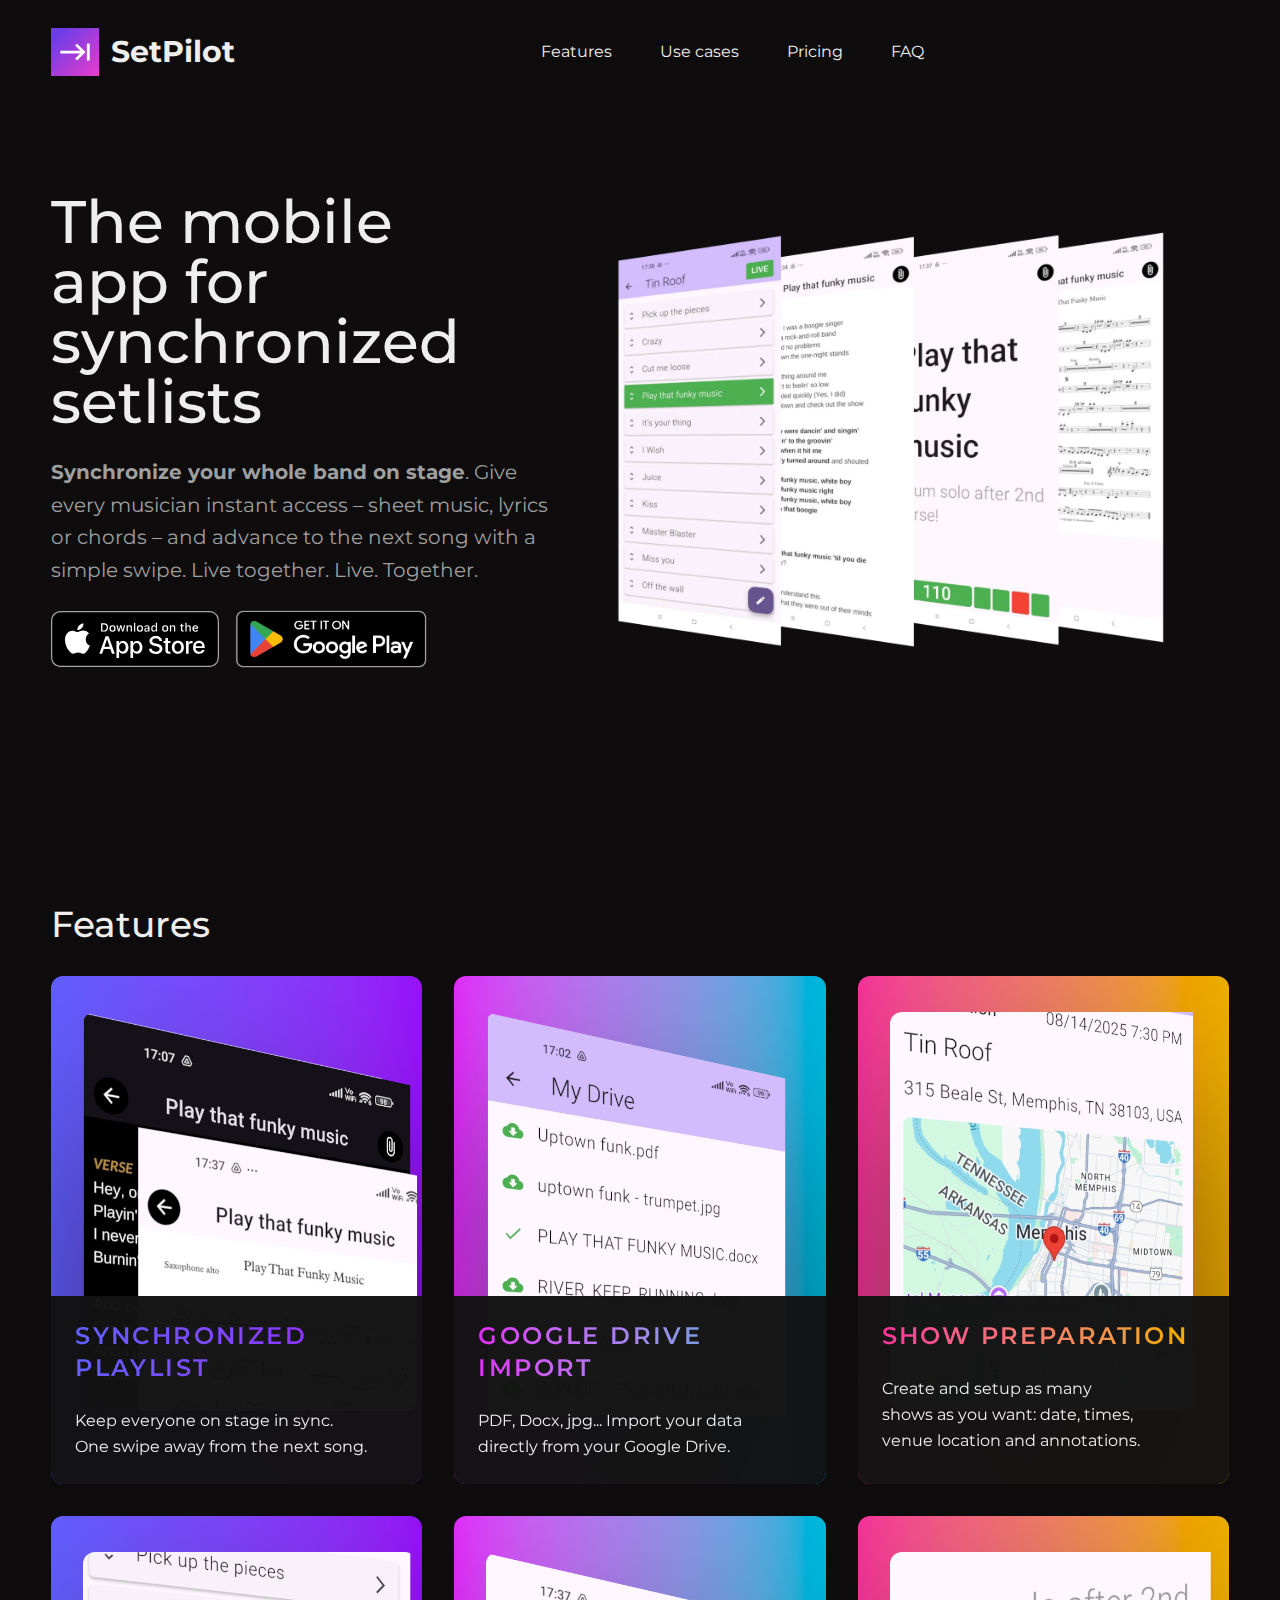
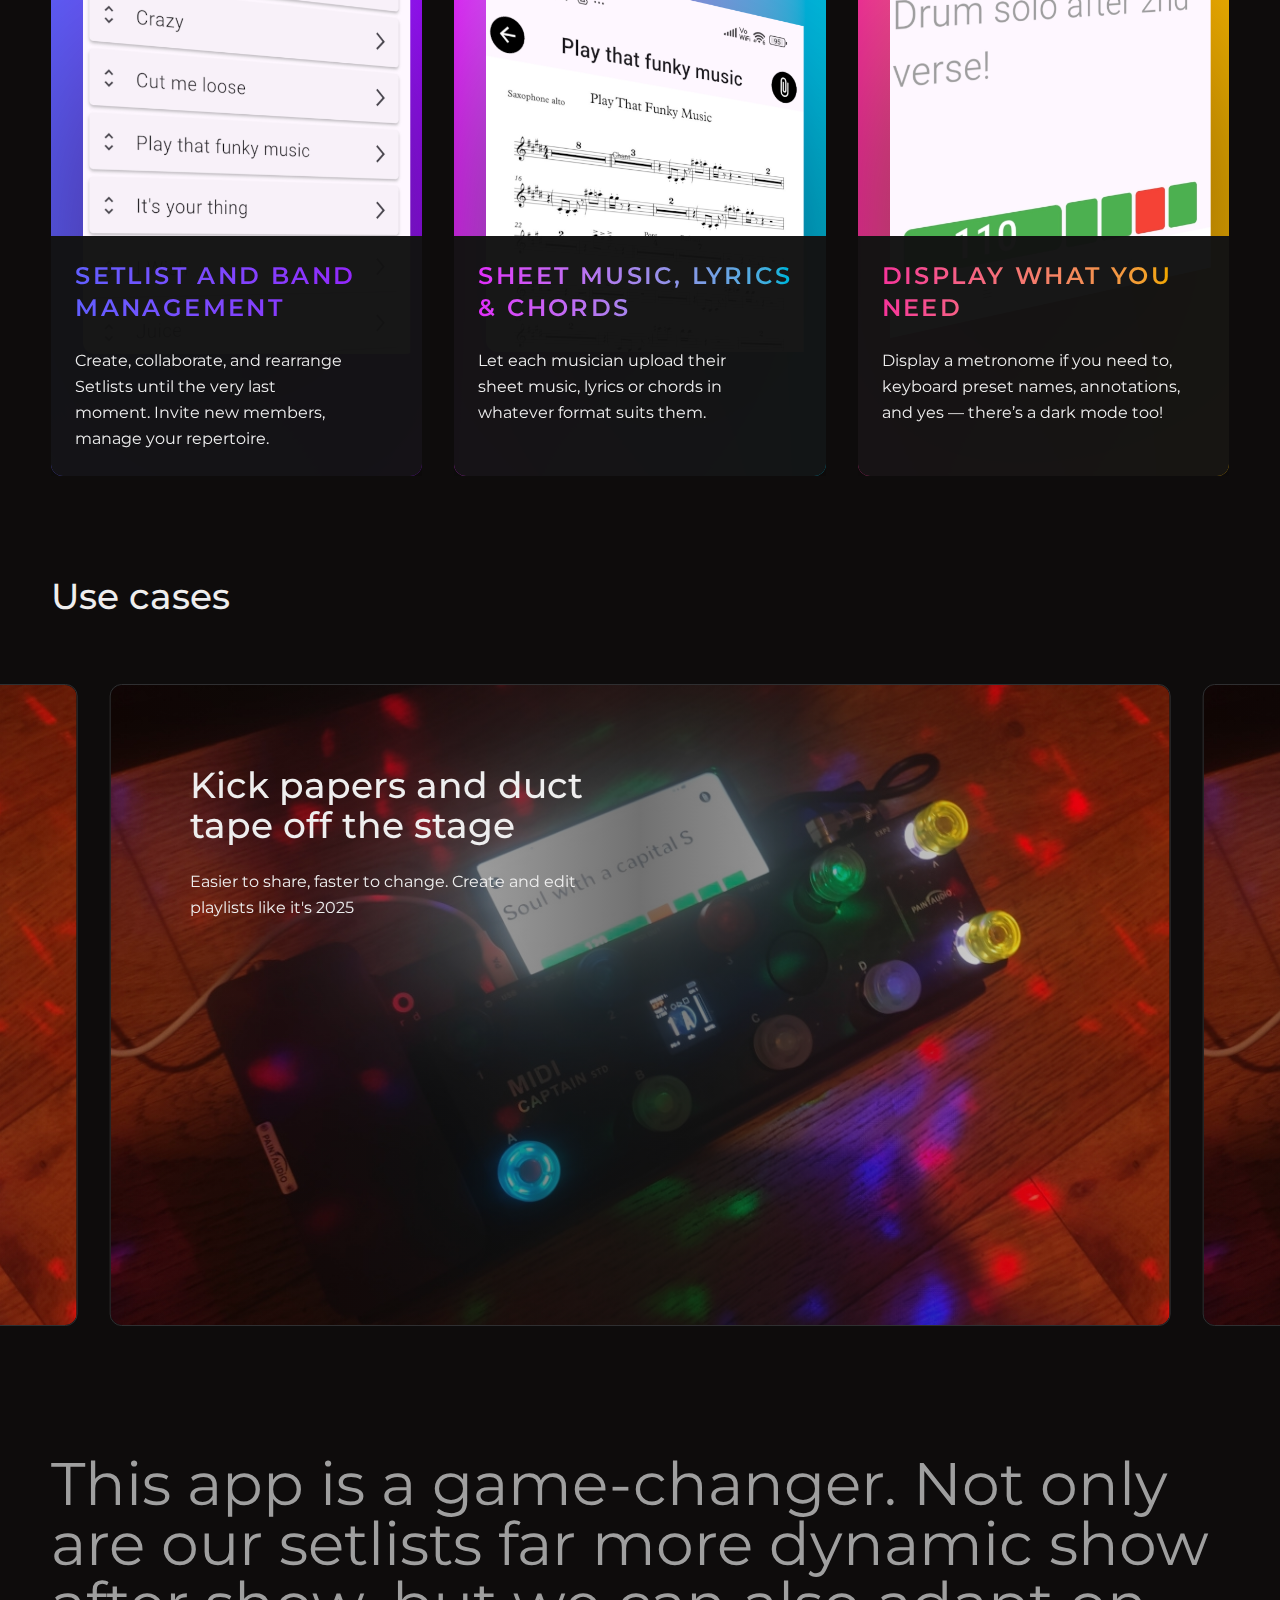
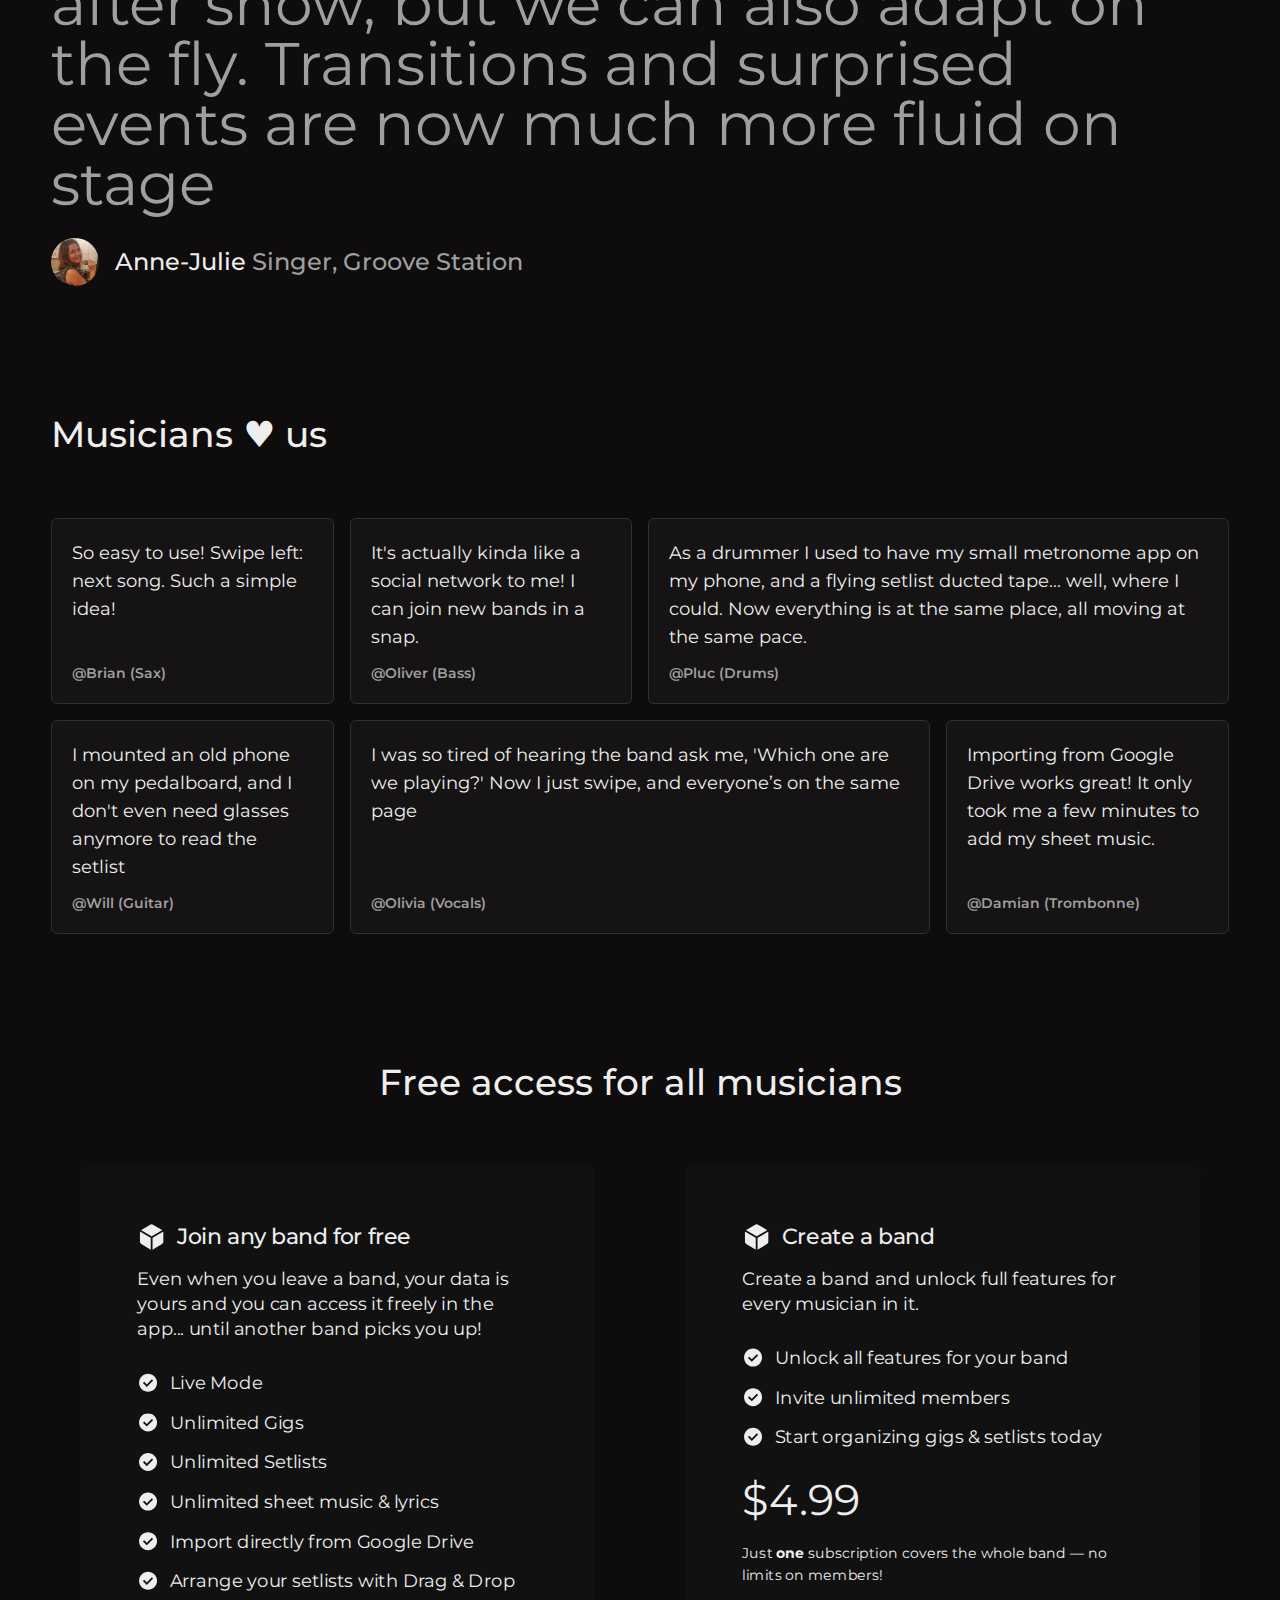
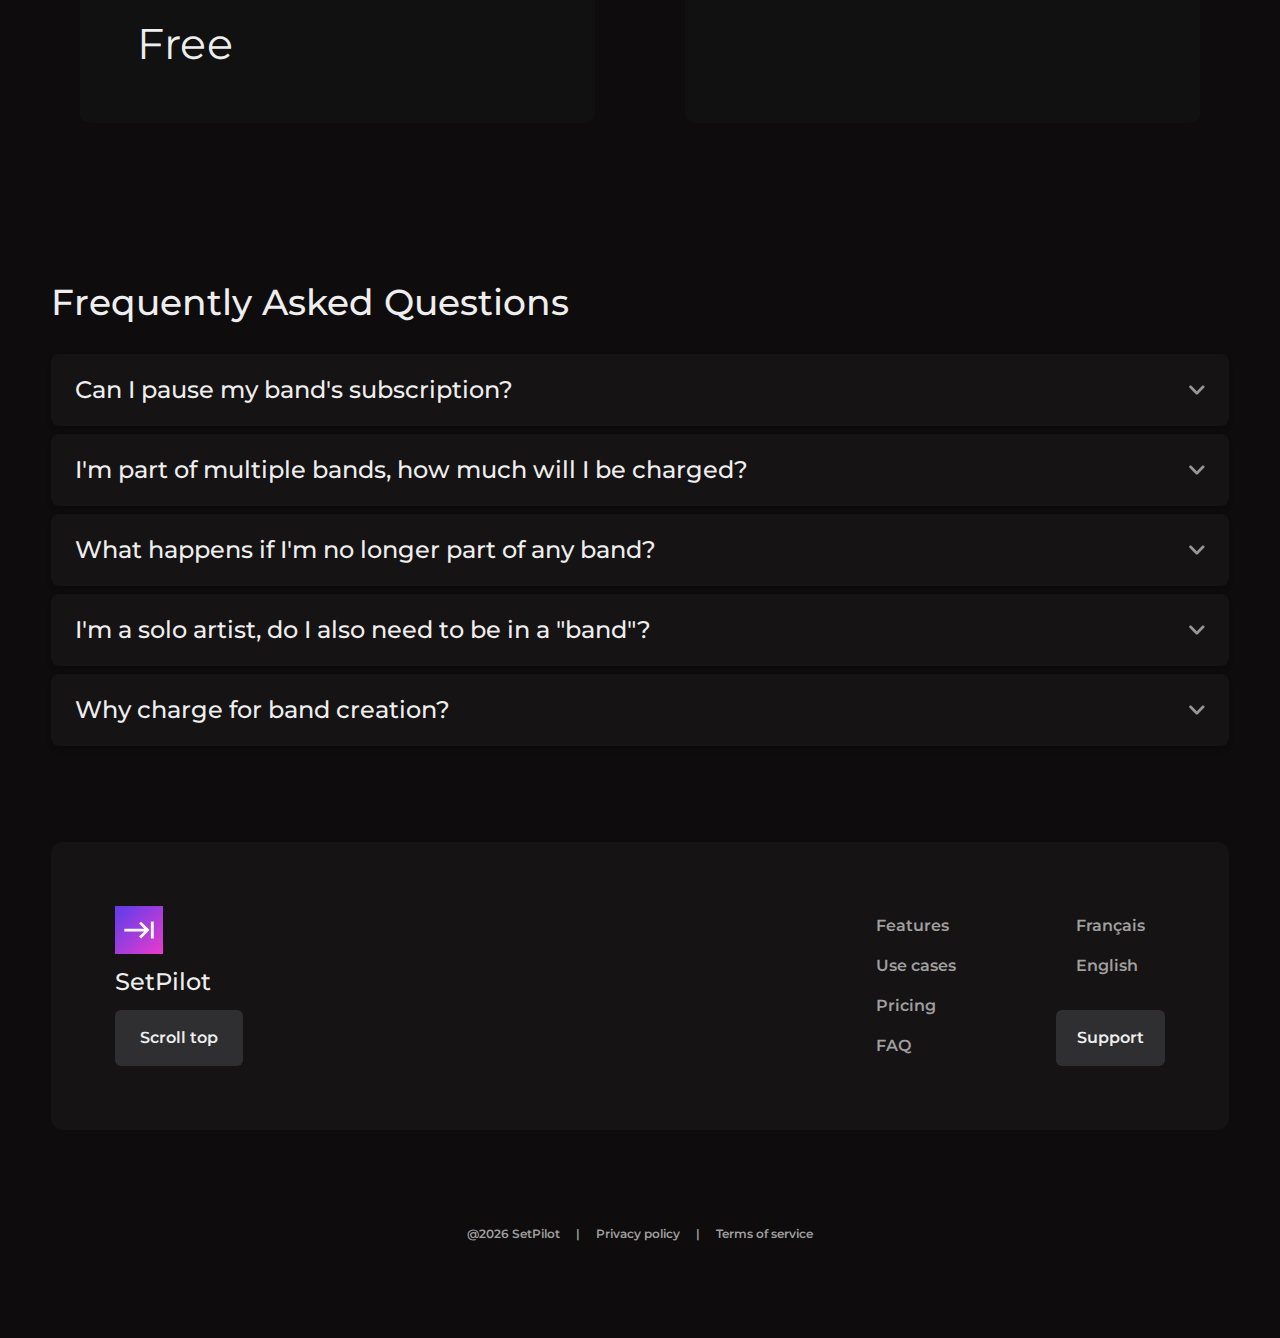
<file: index.html>
<!DOCTYPE html><html lang="en"> <head><meta charset="utf-8"><meta name="viewport" content="width=device-width"><title>SetPilot - The mobile App for flawless Live shows</title><link rel="icon" type="image/svg+xml" href="/favicon.svg"><link rel="manifest" href="/manifest.json"><!-- Google Fonts --><link rel="preconnect" href="https://fonts.googleapis.com"><link rel="preconnect" href="https://fonts.gstatic.com" crossorigin><link href="https://fonts.googleapis.com/css2?family=Montserrat:wght@400;500;600;700&display=swap" rel="stylesheet"><meta name="description" content="Synchronize your whole band on stage"><meta name="theme-color" content="#18181b"><meta property="og:title" content="SetPilot - The mobile App for flawless Live shows"><meta property="og:description" content="Synchronize your whole band on stage"><meta property="og:image" content="https://setpilot.app/social-thumbnail.avif"><meta property="og:url" content="https://setpilot.app"><meta property="og:type" content="website"><meta property="og:locale" content="en"><meta property="og:site_name" content="SetPilot - The mobile App for flawless Live shows"><link rel="icon" type="image/png" href="/favicon-96x96.png" sizes="96x96"><link rel="icon" type="image/svg+xml" href="/favicon.svg"><link rel="shortcut icon" href="/favicon.ico"><link rel="apple-touch-icon" sizes="180x180" href="/apple-touch-icon.png"><meta name="apple-mobile-web-app-title" content="SetPilot"><link rel="manifest" href="/site.webmanifest"><link rel="stylesheet" href="/_astro/UseCasesSection.DHBATib1.css">
<link rel="stylesheet" href="/_astro/deletion.pIeSWiVp.css">
<style>@keyframes show-buttons{to{opacity:1}}@supports (animation-timeline: view()){.bs-st-button-wrapper[data-astro-cid-ylnh45sp]{opacity:0;animation:show-buttons linear forwards;animation-timeline:view(20% block)}}summary[data-astro-cid-iavv5xcf]::-webkit-details-marker{display:none}details[data-astro-cid-iavv5xcf]{@media (prefers-reduced-motion: no-preference){interpolate-size:allow-keywords}&::details-content{block-size:0;opacity:0;overflow-y:clip;transition:content-visibility 1s allow-discrete,opacity 1s,block-size 1s var(--ease-bs-bounce)}&[open]::details-content{block-size:auto;opacity:1}}@keyframes white-text{to{color:var(--color-bs-foreground-light)}}@supports (animation-timeline: view()){.bs-st-quote strong{animation:white-text linear;animation-timeline:view(20% block);animation-fill-mode:forwards}}@supports (not (animation-timeline: view())){.bs-st-quote strong{color:var(--color-bs-foreground-light)}}html:has(dialog[open]){overflow:hidden;backdrop-filter:blur(0);scrollbar-gutter:stable}dialog[data-astro-cid-qaiqjvyv][open]::backdrop{backdrop-filter:blur(50px)}@keyframes scale-up{to{translate:0 0;scale:1}}@media (prefers-reduced-motion: no-preference){dialog[data-astro-cid-qaiqjvyv]{translate:0 2rem;scale:.8}dialog[data-astro-cid-qaiqjvyv][open]{animation:scale-up forwards 1s;animation-timing-function:var(--ease-bs-spring)}}
</style></head> <body id="top"> <!-- Skip link --> <a class="fixed -top-20 focus-visible:top-0 p-3 bg-black/90 transition-all duration-300" href="#main">Skip to content</a> <!-- Header --> <header class="wrapper bg-loop"> <!-- Wrapper --> <div class="bs-container py-6 flex justify-between items-center"> <!-- Logo --> <a class="flex xl:min-w-32 group items-center gap-3" href="https://setpilot.app" aria-label="SetPilot - The mobile App for flawless Live shows - Home"> <img src="/_astro/logo.C5WIMe0W_1myDoU.svg" alt="SetPilot logo" width="48" height="48" loading="lazy" decoding="async" class="group-hover:-rotate-180 group-hover:scale-80 transition-transform ease-bs-spring duration-1000"> <span class="text-2xl md:text-3xl font-bold text-bs-foreground-light">SetPilot</span> </a> <!-- Nav --> <nav class="hidden col-span-6 md:flex mx-auto self-stretch lg:gap-2"> <!-- Links --> <a class="bs-btn !bg-transparent !font-normal before:translate-y-full hover:before:translate-y-0" href="/#features"> Features </a><a class="bs-btn !bg-transparent !font-normal before:translate-y-full hover:before:translate-y-0" href="/#use-cases"> Use cases </a><a class="bs-btn !bg-transparent !font-normal before:translate-y-full hover:before:translate-y-0" href="/#pricing"> Pricing </a><a class="bs-btn !bg-transparent !font-normal before:translate-y-full hover:before:translate-y-0" href="/#faq"> FAQ </a> </nav> </div> </header> <!-- Main slot --> <main id="main">  <section class="bs-container py-6 flex flex-col lg:flex-row items-center"> <!-- Content --> <div class="flex flex-col gap-6 lg:max-w-lg w-full py-16"> <!-- Title --> <h1 class="bs-h1">The mobile app for synchronized setlists</h1> <!-- Content --> <div class="bs-body-text xl:text-xl flex flex-col gap-4 [&_p]:last:text-bs-foreground-dark"><p><strong>Synchronize your whole band on stage</strong>. Give every musician instant access – sheet music, lyrics or chords – and advance to the next song with a simple swipe. Live together. Live. Together.</p></div> <!-- App Store Button --> <div class="hidden md:flex flex-col sm:flex-row gap-4 items-center w-full mb-5"> <a href="https://apps.apple.com/fr/app/setpilot/id6753980984" target="_blank" rel="noopener noreferrer" class="w-1/2 sm:w-auto"> <img src="/_astro/app-store-btn.CVyK0T4N_Z17Q0cL.svg" alt="Download on the App Store" width="120" height="40" loading="lazy" decoding="async" class="w-full h-20 sm:h-29 md:h-14"> </a> <a href="https://play.google.com/store/apps/details?id=app.setpilot" target="_blank" rel="noopener noreferrer" class="w-full sm:w-auto flex justify-center"> <img src="/_astro/google-play-badge.DJ1oR3LT_T5rf7.webp" alt="Download on the Play Store" width="569" height="172" loading="lazy" decoding="async" class="w-50 h-auto md:w-48"> </a> </div> </div> <!-- Image --> <figure class="flex place-content-center -mt-10 lg:mt-0 p-[5vw]"> <img src="/_astro/scenario-hero.CBvF8UrJ_ZnTstG.webp" alt="Setpilot demo" width="1290" height="1000" loading="lazy" decoding="async" class="w-full h-auto"> </figure> <div class="flex md:hidden flex-col sm:flex-row gap-4 items-center w-full mb-5 pt-20"> <a href="https://apps.apple.com/fr/app/setpilot/id6753980984" target="_blank" rel="noopener noreferrer" class="w-3/4 sm:w-auto"> <img src="/_astro/app-store-btn.CVyK0T4N_Z17Q0cL.svg" alt="Download on the App Store" width="120" height="40" loading="lazy" decoding="async" class="w-full sm:h-29"> </a> <a href="https://play.google.com/store/apps/details?id=app.setpilot" target="_blank" rel="noopener noreferrer" class="w-3/4 sm:w-auto"> <img src="/_astro/google-play-badge.DJ1oR3LT_T5rf7.webp" alt="Download on the Play Store" width="569" height="172" loading="lazy" decoding="async" class="w-full sm:h-26"> </a> </div> </section> <section class="bs-container bs-mt-lg" id="features"> <!-- Header --> <h2 class="bs-h2 text-center md:text-left">Features</h2> <!-- Case studies --> <div class="mt-8 grid lg:grid-cols-3 gap-8"> <!-- Wrapper --><div class="group @container"> <!-- Case study --> <article class="relative isolate flex h-full w-full gap-6 overflow-hidden rounded-xl pt-[20rem] @md:pt-[28rem] @xl:justify-end @4xl:pt-0 bg-gradient-to-r from-indigo-500 to-purple-600"> <img src="/content-images/features/sync.setpilot.avif" alt="Synchronized Playlist" class="drop-shadow-[0_100px_100px_rgba(0,0,0,0.5)] absolute top-[4cqb] left-8 mx-auto w-[90cqi] rounded-xl  @4xl:w-[60cqi] group-hover:scale-105 transition-transform duration-3000 ease-bs-spring transform-gpu" loading="lazy" height="1024" width="768"> <!-- Content --> <div class="z-10 flex h-full flex-col gap-6 bg-bs-surface-0/98 p-6 @4xl:w-1/2 @4xl:p-20"> <!-- Header --> <header class="flex flex-col gap-3"> <!-- Title --> <h2 class="uppercase tracking-widest font-semibold text-transparent bg-clip-text bg-gradient-to-r text-2xl bg-gradient-to-r from-indigo-500 to-purple-600">Synchronized Playlist</h2> </header> <!-- Intro --> <div class="bs-body-text flex-grow text-balance">Keep everyone on stage in sync. One swipe away from the next song.</div> </div> </article> </div> <!-- Wrapper --><div class="group @container"> <!-- Case study --> <article class="relative isolate flex h-full w-full gap-6 overflow-hidden rounded-xl pt-[20rem] @md:pt-[28rem] @xl:justify-end @4xl:pt-0 bg-gradient-to-r from-fuchsia-500 to-cyan-500"> <img src="/content-images/features/import_drive.setpilot.avif" alt="Google Drive Import" class="drop-shadow-[0_100px_100px_rgba(0,0,0,0.5)] absolute top-[4cqb] left-8 mx-auto w-[90cqi] rounded-xl  @4xl:w-[60cqi] group-hover:scale-105 transition-transform duration-3000 ease-bs-spring transform-gpu" loading="lazy" height="1024" width="768"> <!-- Content --> <div class="z-10 flex h-full flex-col gap-6 bg-bs-surface-0/98 p-6 @4xl:w-1/2 @4xl:p-20"> <!-- Header --> <header class="flex flex-col gap-3"> <!-- Title --> <h2 class="uppercase tracking-widest font-semibold text-transparent bg-clip-text bg-gradient-to-r text-2xl bg-gradient-to-r from-fuchsia-500 to-cyan-500">Google Drive Import</h2> </header> <!-- Intro --> <div class="bs-body-text flex-grow text-balance">PDF, Docx, jpg... Import your data directly from your Google Drive.</div> </div> </article> </div> <!-- Wrapper --><div class="group @container"> <!-- Case study --> <article class="relative isolate flex h-full w-full gap-6 overflow-hidden rounded-xl pt-[20rem] @md:pt-[28rem] @xl:justify-end @4xl:pt-0 bg-gradient-to-r from-pink-500 to-yellow-500"> <img src="/content-images/features/show_preparation.setpilot.avif" alt="Show preparation" class="drop-shadow-[0_100px_100px_rgba(0,0,0,0.5)] absolute top-[4cqb] left-8 mx-auto w-[90cqi] rounded-xl  @4xl:w-[60cqi] group-hover:scale-105 transition-transform duration-3000 ease-bs-spring transform-gpu" loading="lazy" height="1024" width="768"> <!-- Content --> <div class="z-10 flex h-full flex-col gap-6 bg-bs-surface-0/98 p-6 @4xl:w-1/2 @4xl:p-20"> <!-- Header --> <header class="flex flex-col gap-3"> <!-- Title --> <h2 class="uppercase tracking-widest font-semibold text-transparent bg-clip-text bg-gradient-to-r text-2xl bg-gradient-to-r from-pink-500 to-yellow-500">Show preparation</h2> </header> <!-- Intro --> <div class="bs-body-text flex-grow text-balance">Create and setup as many shows as you want: date, times, venue location and annotations.</div> </div> </article> </div> </div> <div class="mt-8 grid lg:grid-cols-3 gap-8"> <!-- Wrapper --><div class="group @container"> <!-- Case study --> <article class="relative isolate flex h-full w-full gap-6 overflow-hidden rounded-xl pt-[20rem] @md:pt-[28rem] @xl:justify-end @4xl:pt-0 bg-gradient-to-r from-indigo-500 to-purple-600"> <img src="/content-images/features/setlist.setpilot.avif" alt="Setlist and band management" class="drop-shadow-[0_100px_100px_rgba(0,0,0,0.5)] absolute top-[4cqb] left-8 mx-auto w-[90cqi] rounded-xl  @4xl:w-[60cqi] group-hover:scale-105 transition-transform duration-3000 ease-bs-spring transform-gpu" loading="lazy" height="1024" width="768"> <!-- Content --> <div class="z-10 flex h-full flex-col gap-6 bg-bs-surface-0/98 p-6 @4xl:w-1/2 @4xl:p-20"> <!-- Header --> <header class="flex flex-col gap-3"> <!-- Title --> <h2 class="uppercase tracking-widest font-semibold text-transparent bg-clip-text bg-gradient-to-r text-2xl bg-gradient-to-r from-indigo-500 to-purple-600">Setlist and band management</h2> </header> <!-- Intro --> <div class="bs-body-text flex-grow text-balance">Create, collaborate, and rearrange Setlists until the very last moment. Invite new members, manage your repertoire.</div> </div> </article> </div> <!-- Wrapper --><div class="group @container"> <!-- Case study --> <article class="relative isolate flex h-full w-full gap-6 overflow-hidden rounded-xl pt-[20rem] @md:pt-[28rem] @xl:justify-end @4xl:pt-0 bg-gradient-to-r from-fuchsia-500 to-cyan-500"> <img src="/content-images/features/sheet_music.setpilot.avif" alt="Sheet music, lyrics &#38; chords" class="drop-shadow-[0_100px_100px_rgba(0,0,0,0.5)] absolute top-[4cqb] left-8 mx-auto w-[90cqi] rounded-xl  @4xl:w-[60cqi] group-hover:scale-105 transition-transform duration-3000 ease-bs-spring transform-gpu" loading="lazy" height="1024" width="768"> <!-- Content --> <div class="z-10 flex h-full flex-col gap-6 bg-bs-surface-0/98 p-6 @4xl:w-1/2 @4xl:p-20"> <!-- Header --> <header class="flex flex-col gap-3"> <!-- Title --> <h2 class="uppercase tracking-widest font-semibold text-transparent bg-clip-text bg-gradient-to-r text-2xl bg-gradient-to-r from-fuchsia-500 to-cyan-500">Sheet music, lyrics & chords</h2> </header> <!-- Intro --> <div class="bs-body-text flex-grow text-balance">Let each musician upload their sheet music, lyrics or chords in whatever format suits them.</div> </div> </article> </div> <!-- Wrapper --><div class="group @container"> <!-- Case study --> <article class="relative isolate flex h-full w-full gap-6 overflow-hidden rounded-xl pt-[20rem] @md:pt-[28rem] @xl:justify-end @4xl:pt-0 bg-gradient-to-r from-pink-500 to-yellow-500"> <img src="/content-images/features/drums.setpilot.avif" alt="Metronome display" class="drop-shadow-[0_100px_100px_rgba(0,0,0,0.5)] absolute top-[4cqb] left-8 mx-auto w-[90cqi] rounded-xl  @4xl:w-[60cqi] group-hover:scale-105 transition-transform duration-3000 ease-bs-spring transform-gpu" loading="lazy" height="1024" width="768"> <!-- Content --> <div class="z-10 flex h-full flex-col gap-6 bg-bs-surface-0/98 p-6 @4xl:w-1/2 @4xl:p-20"> <!-- Header --> <header class="flex flex-col gap-3"> <!-- Title --> <h2 class="uppercase tracking-widest font-semibold text-transparent bg-clip-text bg-gradient-to-r text-2xl bg-gradient-to-r from-pink-500 to-yellow-500">Display what you need</h2> </header> <!-- Intro --> <div class="bs-body-text flex-grow text-balance">Display a metronome if you need to, keyboard preset names, annotations, and yes — there’s a dark mode too!</div> </div> </article> </div> </div> </section> <section id="use-cases" class="mt-24" data-astro-cid-ylnh45sp> <!-- Header --> <header class="bs-container flex items-center justify-between" data-astro-cid-ylnh45sp> <h2 class="bs-h2" data-astro-cid-ylnh45sp>Use cases</h2> <!-- Buttons --> <nav class="bs-st-button-wrapper flex justify-center gap-4" data-astro-cid-ylnh45sp> <!-- Prev --> <button aria-label="Previous slide" class="js-fc-btn-prev group bs-btn rounded-full !p-0 flex items-center justify-center h-10 w-10 md:h-12 md:w-12" data-astro-cid-ylnh45sp> <svg width="25" height="16" viewBox="0 0 16 25" fill="none" class="opacity-60 h-4 w-4 -translate-x-[2px] group-active:translate-y-[1px]" data-astro-cid-ylnh45sp="true"><path d="M14.4483 0.871166C14.6476 1.07002 14.8057 1.30621 14.9135 1.56624C15.0214 1.82626 15.0769 2.105 15.0769 2.38651C15.0769 2.66802 15.0214 2.94676 14.9135 3.20678C14.8057 3.4668 14.6476 3.703 14.4483 3.90185L6.10855 12.2416L14.4483 20.5814C14.6473 20.7804 14.8052 21.0166 14.9129 21.2766C15.0206 21.5366 15.076 21.8153 15.076 22.0967C15.076 22.3782 15.0206 22.6568 14.9129 22.9168C14.8052 23.1768 14.6473 23.4131 14.4483 23.6121C14.2493 23.8111 14.0131 23.9689 13.7531 24.0766C13.4931 24.1843 13.2144 24.2397 12.933 24.2397C12.6515 24.2397 12.3729 24.1843 12.1129 24.0766C11.8529 23.9689 11.6166 23.8111 11.4176 23.6121L1.55177 13.7462C1.35251 13.5474 1.19443 13.3112 1.08657 13.0511C0.978706 12.7911 0.923186 12.5124 0.923186 12.2309C0.923186 11.9494 0.978706 11.6706 1.08657 11.4106C1.19443 11.1506 1.35251 10.9144 1.55177 10.7155L11.4176 0.849671C12.2344 0.03289 13.61 0.0328905 14.4483 0.871166Z" fill="currentColor"></path> </svg> </button> <!-- Next --> <button aria-label="Next slide" class="js-fc-btn-next group bs-btn rounded-full !p-0 flex items-center justify-center h-10 w-10 md:h-12 md:w-12 -scale-x-100" data-astro-cid-ylnh45sp> <svg width="25" height="16" viewBox="0 0 16 25" fill="none" class="opacity-60 h-4 w-4 -translate-x-[2px] group-active:translate-y-[1px]" data-astro-cid-ylnh45sp="true"><path d="M14.4483 0.871166C14.6476 1.07002 14.8057 1.30621 14.9135 1.56624C15.0214 1.82626 15.0769 2.105 15.0769 2.38651C15.0769 2.66802 15.0214 2.94676 14.9135 3.20678C14.8057 3.4668 14.6476 3.703 14.4483 3.90185L6.10855 12.2416L14.4483 20.5814C14.6473 20.7804 14.8052 21.0166 14.9129 21.2766C15.0206 21.5366 15.076 21.8153 15.076 22.0967C15.076 22.3782 15.0206 22.6568 14.9129 22.9168C14.8052 23.1768 14.6473 23.4131 14.4483 23.6121C14.2493 23.8111 14.0131 23.9689 13.7531 24.0766C13.4931 24.1843 13.2144 24.2397 12.933 24.2397C12.6515 24.2397 12.3729 24.1843 12.1129 24.0766C11.8529 23.9689 11.6166 23.8111 11.4176 23.6121L1.55177 13.7462C1.35251 13.5474 1.19443 13.3112 1.08657 13.0511C0.978706 12.7911 0.923186 12.5124 0.923186 12.2309C0.923186 11.9494 0.978706 11.6706 1.08657 11.4106C1.19443 11.1506 1.35251 10.9144 1.55177 10.7155L11.4176 0.849671C12.2344 0.03289 13.61 0.0328905 14.4483 0.871166Z" fill="currentColor"></path> </svg> </button> </nav> </header> <!-- Slides --> <div class="js-fc-swiper swiper select-none bs-mt-md" data-astro-cid-ylnh45sp> <div class="swiper-wrapper" data-astro-cid-ylnh45sp> <div class="swiper-slide bg-bs-surface-0 border border-bs-surface-3 rounded-xl overflow-hidden !h-auto" data-astro-cid-ylnh45sp> <figure class="flex flex-col gap-6 isolate min-h-[50svh] md:min-h-[40rem] h-full" data-astro-cid-ylnh45sp>  <img src="/content-images/use_cases/pedal_board.avif" alt loading="lazy" class="opacity-20 md:opacity-100 rounded-xl  overflow-hidden w-full h-full object-cover object-left absolute inset-0" height="1024" width="768" data-astro-cid-ylnh45sp>  <div class="hidden md:block absolute rounded-xl overflow-hidden w-full h-full object-cover object-left inset-0 bg-gradient-to-r from-bs-surface-10/95 via-bs-surface-0/60" data-astro-cid-ylnh45sp></div>  <figcaption class="z-10 p-6 sm:p-10 md:p-20 max-w-xl flex flex-col gap-6 h-full" data-astro-cid-ylnh45sp>  <h2 class="bs-h2" data-astro-cid-ylnh45sp>Kick papers and duct tape off the stage</h2>  <div class="bs-body-text text-pretty flex-1" data-astro-cid-ylnh45sp>Easier to share, faster to change. Create and edit playlists like it's 2025</div> </figcaption> </figure> </div><div class="swiper-slide bg-bs-surface-0 border border-bs-surface-3 rounded-xl overflow-hidden !h-auto" data-astro-cid-ylnh45sp> <figure class="flex flex-col gap-6 isolate min-h-[50svh] md:min-h-[40rem] h-full" data-astro-cid-ylnh45sp>  <img src="/content-images/use_cases/pedal_board.avif" alt loading="lazy" class="opacity-20 md:opacity-100 rounded-xl  overflow-hidden w-full h-full object-cover object-left absolute inset-0" height="1024" width="768" data-astro-cid-ylnh45sp>  <div class="hidden md:block absolute rounded-xl overflow-hidden w-full h-full object-cover object-left inset-0 bg-gradient-to-r from-bs-surface-10/95 via-bs-surface-0/60" data-astro-cid-ylnh45sp></div>  <figcaption class="z-10 p-6 sm:p-10 md:p-20 max-w-xl flex flex-col gap-6 h-full" data-astro-cid-ylnh45sp>  <h2 class="bs-h2" data-astro-cid-ylnh45sp>Follow the audience, don't let a static setlist hold you back</h2>  <div class="bs-body-text text-pretty flex-1" data-astro-cid-ylnh45sp>Change the setlist on the fly, and let everyone in the band know what's gonna be the next song in a snap</div> </figcaption> </figure> </div><div class="swiper-slide bg-bs-surface-0 border border-bs-surface-3 rounded-xl overflow-hidden !h-auto" data-astro-cid-ylnh45sp> <figure class="flex flex-col gap-6 isolate min-h-[50svh] md:min-h-[40rem] h-full" data-astro-cid-ylnh45sp>  <img src="/content-images/use_cases/pedal_board.avif" alt loading="lazy" class="opacity-20 md:opacity-100 rounded-xl  overflow-hidden w-full h-full object-cover object-left absolute inset-0" height="1024" width="768" data-astro-cid-ylnh45sp>  <div class="hidden md:block absolute rounded-xl overflow-hidden w-full h-full object-cover object-left inset-0 bg-gradient-to-r from-bs-surface-10/95 via-bs-surface-0/60" data-astro-cid-ylnh45sp></div>  <figcaption class="z-10 p-6 sm:p-10 md:p-20 max-w-xl flex flex-col gap-6 h-full" data-astro-cid-ylnh45sp>  <h2 class="bs-h2" data-astro-cid-ylnh45sp>Different needs for different musicians</h2>  <div class="bs-body-text text-pretty flex-1" data-astro-cid-ylnh45sp>You singer wants the lyrics, your drummer prefers a metronome... let everyone setup its own preferences for what has to be displayed</div> </figcaption> </figure> </div><div class="swiper-slide bg-bs-surface-0 border border-bs-surface-3 rounded-xl overflow-hidden !h-auto" data-astro-cid-ylnh45sp> <figure class="flex flex-col gap-6 isolate min-h-[50svh] md:min-h-[40rem] h-full" data-astro-cid-ylnh45sp>  <img src="/content-images/use_cases/pedal_board.avif" alt loading="lazy" class="opacity-20 md:opacity-100 rounded-xl  overflow-hidden w-full h-full object-cover object-left absolute inset-0" height="1024" width="768" data-astro-cid-ylnh45sp>  <div class="hidden md:block absolute rounded-xl overflow-hidden w-full h-full object-cover object-left inset-0 bg-gradient-to-r from-bs-surface-10/95 via-bs-surface-0/60" data-astro-cid-ylnh45sp></div>  <figcaption class="z-10 p-6 sm:p-10 md:p-20 max-w-xl flex flex-col gap-6 h-full" data-astro-cid-ylnh45sp>  <h2 class="bs-h2" data-astro-cid-ylnh45sp>Prepare your shows like a boss</h2>  <div class="bs-body-text text-pretty flex-1" data-astro-cid-ylnh45sp>Venue, date, time, and setup annotations. All in one place, and ready to go</div> </figcaption> </figure> </div> </div> </div> </section> <script type="module" src="/_astro/UseCasesSection.astro_astro_type_script_index_0_lang.D3AVhaaS.js"></script>  <!-- Quote --><blockquote class="bs-container bs-mt-lg font-display text-3xl md:text-5xl lg:text-6xl flex flex-col gap-6" id="quote"> <!-- Text --> <div class="text-bs-foreground-dark bs-st-quote [&_strong]:font-normal font-display">This app is a game-changer. Not only are our setlists far more dynamic show after show, but we can also adapt on the fly. Transitions and surprised events are now much more fluid on stage</div> <!-- Cite --> <cite class="not-italic flex gap-4 items-center"> <img src="/content-images/anneju.png" class="h-12 w-12 rounded-full" alt="" width="128" height="128" loading="lazy"> <div class="text-bs-foreground-light bs-h3"> Anne-Julie <span class="text-bs-foreground-dark">Singer, Groove Station</span> </div> </cite> </blockquote>  <section class="bs-container bs-mt-lg"> <!-- Title --> <h2 class="bs-h2 text-center md:text-left">Musicians ♥ us</h2> <!-- Testimonials --> <div class="group bs-mt-md grid grid-cols-2 md:grid-cols-4 lg:grid-cols-4 place-content-center gap-4"> <!-- Quote --> <blockquote class="group-hover:opacity-75 hover:opacity-100 duration-300 p-3 md:p-5 flex flex-col gap-3 justify-between border rounded-md bg-bs-surface-2 border-bs-surface-3 transition-all grid-flow-dense"> <!-- Text --> <p class="text-sm lg:text-lg">So easy to use! Swipe left: next song. Such a simple idea!</p> <!-- Cite --> <cite class="not-italic text-bs-foreground-dark text-sm font-semibold">@Brian (Sax)</cite> </blockquote><blockquote class="group-hover:opacity-75 hover:opacity-100 duration-300 p-3 md:p-5 flex flex-col gap-3 justify-between border rounded-md bg-bs-surface-2 border-bs-surface-3 transition-all grid-flow-dense"> <!-- Text --> <p class="text-sm lg:text-lg">It's actually kinda like a social network to me! I can join new bands in a snap.</p> <!-- Cite --> <cite class="not-italic text-bs-foreground-dark text-sm font-semibold">@Oliver (Bass)</cite> </blockquote><blockquote class="group-hover:opacity-75 hover:opacity-100 duration-300 p-3 md:p-5 flex flex-col gap-3 justify-between border rounded-md bg-bs-surface-2 border-bs-surface-3 transition-all grid-flow-dense lg:col-span-2"> <!-- Text --> <p class="text-sm lg:text-lg line-clamp-4 lg:line-clamp-none">As a drummer I used to have my small metronome app on my phone, and a flying setlist ducted tape... well, where I could. Now everything is at the same place, all moving at the same pace.</p> <!-- Cite --> <cite class="not-italic text-bs-foreground-dark text-sm font-semibold">@Pluc (Drums)</cite> </blockquote><blockquote class="group-hover:opacity-75 hover:opacity-100 duration-300 p-3 md:p-5 flex flex-col gap-3 justify-between border rounded-md bg-bs-surface-2 border-bs-surface-3 transition-all grid-flow-dense"> <!-- Text --> <p class="text-sm lg:text-lg">I mounted an old phone on my pedalboard, and I don't even need glasses anymore to read the setlist</p> <!-- Cite --> <cite class="not-italic text-bs-foreground-dark text-sm font-semibold">@Will (Guitar)</cite> </blockquote><blockquote class="group-hover:opacity-75 hover:opacity-100 duration-300 p-3 md:p-5 flex flex-col gap-3 justify-between border rounded-md bg-bs-surface-2 border-bs-surface-3 transition-all grid-flow-dense lg:col-span-2"> <!-- Text --> <p class="text-sm lg:text-lg line-clamp-4 lg:line-clamp-none">I was so tired of hearing the band ask me, 'Which one are we playing?' Now I just swipe, and everyone’s on the same page</p> <!-- Cite --> <cite class="not-italic text-bs-foreground-dark text-sm font-semibold">@Olivia (Vocals)</cite> </blockquote><blockquote class="group-hover:opacity-75 hover:opacity-100 duration-300 p-3 md:p-5 flex flex-col gap-3 justify-between border rounded-md bg-bs-surface-2 border-bs-surface-3 transition-all grid-flow-dense"> <!-- Text --> <p class="text-sm lg:text-lg">Importing from Google Drive works great! It only took me a few minutes to add my sheet music.</p> <!-- Cite --> <cite class="not-italic text-bs-foreground-dark text-sm font-semibold">@Damian (Trombonne)</cite> </blockquote> </div> </section> <section class="bs-container bs-mt-lg" id="pricing"> <!-- Header --> <h2 class="bs-h2 text-center">Free access for all musicians</h2> <!-- pricing --> <div class="mt-8 grid lg:grid-cols-2 gap-8"> <!-- Individual Plan --> <article class="@container p-6 xl:p-16 flex flex-col gap-6 h-full w-full rounded-xl overflow-hidden lg:scale-90 @xl:justify-end bg-bs-surface-0/90"> <!-- Content --> <div class="relative"> <!-- Title --> <h2 class="bs-h3 flex gap-3 items-center"> <!-- Icon --> <svg width="32" height="32" viewBox="0 0 512 512"><path fill="currentColor" d="M440.9 136.3a4 4 0 0 0 0-6.91L288.16 40.65a64.14 64.14 0 0 0-64.33 0L71.12 129.39a4 4 0 0 0 0 6.91L254 243.88a4 4 0 0 0 4.06 0ZM54 163.51a4 4 0 0 0-6 3.49v173.89a48 48 0 0 0 23.84 41.39L234 479.51a4 4 0 0 0 6-3.46V274.3a4 4 0 0 0-2-3.46ZM272 275v201a4 4 0 0 0 6 3.46l162.15-97.23A48 48 0 0 0 464 340.89V167a4 4 0 0 0-6-3.45l-184 108a4 4 0 0 0-2 3.45" /></svg> <!-- Title --> <span>Join any band for free</span> </h2> <!-- Intro --> <div class="text-xl flex-grow mt-4">Even when you leave a band, your data is yours and you can access it freely in the app... until another band picks you up!</div> <!-- Services list --> <ul role="list" class="flex flex-col gap-4 my-8"> <li class="flex gap-2 md:gap-3 items-center"> <!-- Check --> <svg width="24" height="24" viewBox="0 0 24 24"><path fill="currentColor" d="m10.6 16.6l7.05-7.05l-1.4-1.4l-5.65 5.65l-2.85-2.85l-1.4 1.4zM12 22q-2.075 0-3.9-.788t-3.175-2.137T2.788 15.9T2 12t.788-3.9t2.137-3.175T8.1 2.788T12 2t3.9.788t3.175 2.137T21.213 8.1T22 12t-.788 3.9t-2.137 3.175t-3.175 2.138T12 22" /></svg> <!-- Item --> <span class="text-xl">Live Mode</span> </li><li class="flex gap-2 md:gap-3 items-center"> <!-- Check --> <svg width="24" height="24" viewBox="0 0 24 24"><path fill="currentColor" d="m10.6 16.6l7.05-7.05l-1.4-1.4l-5.65 5.65l-2.85-2.85l-1.4 1.4zM12 22q-2.075 0-3.9-.788t-3.175-2.137T2.788 15.9T2 12t.788-3.9t2.137-3.175T8.1 2.788T12 2t3.9.788t3.175 2.137T21.213 8.1T22 12t-.788 3.9t-2.137 3.175t-3.175 2.138T12 22" /></svg> <!-- Item --> <span class="text-xl">Unlimited Gigs</span> </li><li class="flex gap-2 md:gap-3 items-center"> <!-- Check --> <svg width="24" height="24" viewBox="0 0 24 24"><path fill="currentColor" d="m10.6 16.6l7.05-7.05l-1.4-1.4l-5.65 5.65l-2.85-2.85l-1.4 1.4zM12 22q-2.075 0-3.9-.788t-3.175-2.137T2.788 15.9T2 12t.788-3.9t2.137-3.175T8.1 2.788T12 2t3.9.788t3.175 2.137T21.213 8.1T22 12t-.788 3.9t-2.137 3.175t-3.175 2.138T12 22" /></svg> <!-- Item --> <span class="text-xl">Unlimited Setlists</span> </li><li class="flex gap-2 md:gap-3 items-center"> <!-- Check --> <svg width="24" height="24" viewBox="0 0 24 24"><path fill="currentColor" d="m10.6 16.6l7.05-7.05l-1.4-1.4l-5.65 5.65l-2.85-2.85l-1.4 1.4zM12 22q-2.075 0-3.9-.788t-3.175-2.137T2.788 15.9T2 12t.788-3.9t2.137-3.175T8.1 2.788T12 2t3.9.788t3.175 2.137T21.213 8.1T22 12t-.788 3.9t-2.137 3.175t-3.175 2.138T12 22" /></svg> <!-- Item --> <span class="text-xl">Unlimited sheet music &amp; lyrics</span> </li><li class="flex gap-2 md:gap-3 items-center"> <!-- Check --> <svg width="24" height="24" viewBox="0 0 24 24"><path fill="currentColor" d="m10.6 16.6l7.05-7.05l-1.4-1.4l-5.65 5.65l-2.85-2.85l-1.4 1.4zM12 22q-2.075 0-3.9-.788t-3.175-2.137T2.788 15.9T2 12t.788-3.9t2.137-3.175T8.1 2.788T12 2t3.9.788t3.175 2.137T21.213 8.1T22 12t-.788 3.9t-2.137 3.175t-3.175 2.138T12 22" /></svg> <!-- Item --> <span class="text-xl">Import directly from Google Drive</span> </li><li class="flex gap-2 md:gap-3 items-center"> <!-- Check --> <svg width="24" height="24" viewBox="0 0 24 24"><path fill="currentColor" d="m10.6 16.6l7.05-7.05l-1.4-1.4l-5.65 5.65l-2.85-2.85l-1.4 1.4zM12 22q-2.075 0-3.9-.788t-3.175-2.137T2.788 15.9T2 12t.788-3.9t2.137-3.175T8.1 2.788T12 2t3.9.788t3.175 2.137T21.213 8.1T22 12t-.788 3.9t-2.137 3.175t-3.175 2.138T12 22" /></svg> <!-- Item --> <span class="text-xl">Arrange your setlists with Drag &amp; Drop</span> </li> </ul> <!-- Price --> <div class="text-4xl lg:text-5xl">Free</div> </div> </article> <!-- Band Plan --> <article class="@container p-6 xl:p-16 flex flex-col gap-6 h-full w-full rounded-xl overflow-hidden lg:scale-90 @xl:justify-end bg-bs-surface-0/90"> <!-- Content --> <div class="relative"> <!-- Title --> <h2 class="bs-h3 flex gap-3 items-center"> <!-- Icon --> <svg width="32" height="32" viewBox="0 0 512 512"><path fill="currentColor" d="M440.9 136.3a4 4 0 0 0 0-6.91L288.16 40.65a64.14 64.14 0 0 0-64.33 0L71.12 129.39a4 4 0 0 0 0 6.91L254 243.88a4 4 0 0 0 4.06 0ZM54 163.51a4 4 0 0 0-6 3.49v173.89a48 48 0 0 0 23.84 41.39L234 479.51a4 4 0 0 0 6-3.46V274.3a4 4 0 0 0-2-3.46ZM272 275v201a4 4 0 0 0 6 3.46l162.15-97.23A48 48 0 0 0 464 340.89V167a4 4 0 0 0-6-3.45l-184 108a4 4 0 0 0-2 3.45" /></svg> <!-- Title --> <span>Create a band</span> </h2> <!-- Intro --> <div class="text-xl flex-grow mt-4">Create a band and unlock full features for every musician in it.</div> <!-- Services list --> <ul role="list" class="flex flex-col gap-4 my-8"> <li class="flex gap-2 md:gap-3 items-center"> <!-- Check --> <svg width="24" height="24" viewBox="0 0 24 24"><path fill="currentColor" d="m10.6 16.6l7.05-7.05l-1.4-1.4l-5.65 5.65l-2.85-2.85l-1.4 1.4zM12 22q-2.075 0-3.9-.788t-3.175-2.137T2.788 15.9T2 12t.788-3.9t2.137-3.175T8.1 2.788T12 2t3.9.788t3.175 2.137T21.213 8.1T22 12t-.788 3.9t-2.137 3.175t-3.175 2.138T12 22" /></svg> <!-- Item --> <span class="text-xl">Unlock all features for your band</span> </li><li class="flex gap-2 md:gap-3 items-center"> <!-- Check --> <svg width="24" height="24" viewBox="0 0 24 24"><path fill="currentColor" d="m10.6 16.6l7.05-7.05l-1.4-1.4l-5.65 5.65l-2.85-2.85l-1.4 1.4zM12 22q-2.075 0-3.9-.788t-3.175-2.137T2.788 15.9T2 12t.788-3.9t2.137-3.175T8.1 2.788T12 2t3.9.788t3.175 2.137T21.213 8.1T22 12t-.788 3.9t-2.137 3.175t-3.175 2.138T12 22" /></svg> <!-- Item --> <span class="text-xl">Invite unlimited members</span> </li><li class="flex gap-2 md:gap-3 items-center"> <!-- Check --> <svg width="24" height="24" viewBox="0 0 24 24"><path fill="currentColor" d="m10.6 16.6l7.05-7.05l-1.4-1.4l-5.65 5.65l-2.85-2.85l-1.4 1.4zM12 22q-2.075 0-3.9-.788t-3.175-2.137T2.788 15.9T2 12t.788-3.9t2.137-3.175T8.1 2.788T12 2t3.9.788t3.175 2.137T21.213 8.1T22 12t-.788 3.9t-2.137 3.175t-3.175 2.138T12 22" /></svg> <!-- Item --> <span class="text-xl">Start organizing gigs &amp; setlists today</span> </li> </ul> <footer class="flex justify-between items-center gap-2"> <!-- Price --> <span class="text-4xl lg:text-5xl">$4.99<span class="text-2xl hidden @md:inline-block -translate-y-1 ms-2"> / month</span></span> </footer> <br> <p>Just <strong>one</strong> subscription covers the whole band — no limits on members!</p> </div> </article> </div> </section> <section class="bs-container bs-mt-lg grid" id="faq"> <!-- Title --> <h2 class="bs-h2 text-center md:text-left">Frequently Asked Questions</h2> <!-- FAQ --> <div class="grid gap-2 bs-mt-sm"> <!-- Item --> <details name="faq" class="group bg-bs-surface-2 hover:bg-bs-surface-3 open:bg-bs-surface-3 transition-colors w-full shadow-md rounded-lg bs-h3 " data-astro-cid-iavv5xcf> <!-- Summary --> <summary class="flex gap-3 justify-between items-center p-6 py-5" data-astro-cid-iavv5xcf> <!-- Title --> <span class="select-none" data-astro-cid-iavv5xcf>Can I pause my band's subscription?</span> <!-- Icon --> <span data-astro-cid-iavv5xcf> <svg width="25" height="16" viewBox="0 0 16 25" fill="none" class="opacity-60 h-4 w-4 transition -rotate-90 group-open:rotate-90 ease-bs-bounce duration-1000" data-astro-cid-iavv5xcf="true"><path d="M14.4483 0.871166C14.6476 1.07002 14.8057 1.30621 14.9135 1.56624C15.0214 1.82626 15.0769 2.105 15.0769 2.38651C15.0769 2.66802 15.0214 2.94676 14.9135 3.20678C14.8057 3.4668 14.6476 3.703 14.4483 3.90185L6.10855 12.2416L14.4483 20.5814C14.6473 20.7804 14.8052 21.0166 14.9129 21.2766C15.0206 21.5366 15.076 21.8153 15.076 22.0967C15.076 22.3782 15.0206 22.6568 14.9129 22.9168C14.8052 23.1768 14.6473 23.4131 14.4483 23.6121C14.2493 23.8111 14.0131 23.9689 13.7531 24.0766C13.4931 24.1843 13.2144 24.2397 12.933 24.2397C12.6515 24.2397 12.3729 24.1843 12.1129 24.0766C11.8529 23.9689 11.6166 23.8111 11.4176 23.6121L1.55177 13.7462C1.35251 13.5474 1.19443 13.3112 1.08657 13.0511C0.978706 12.7911 0.923186 12.5124 0.923186 12.2309C0.923186 11.9494 0.978706 11.6706 1.08657 11.4106C1.19443 11.1506 1.35251 10.9144 1.55177 10.7155L11.4176 0.849671C12.2344 0.03289 13.61 0.0328905 14.4483 0.871166Z" fill="currentColor"></path> </svg> </span> </summary> <!-- Content --> <div class="anim-wrapper max-w-none" data-astro-cid-iavv5xcf> <div class="p-6 text-base" data-astro-cid-iavv5xcf>Touring in the summer and no gigs in view this winter? No problem, you can pause your band's subscription at any time. Just go to your band's settings and click on 'Pause Subscription'. You won't lose any data, and you can resume your subscription at any time.</div> </div> </details> <details name="faq" class="group bg-bs-surface-2 hover:bg-bs-surface-3 open:bg-bs-surface-3 transition-colors w-full shadow-md rounded-lg bs-h3 " data-astro-cid-iavv5xcf> <!-- Summary --> <summary class="flex gap-3 justify-between items-center p-6 py-5" data-astro-cid-iavv5xcf> <!-- Title --> <span class="select-none" data-astro-cid-iavv5xcf>I'm part of multiple bands, how much will I be charged?</span> <!-- Icon --> <span data-astro-cid-iavv5xcf> <svg width="25" height="16" viewBox="0 0 16 25" fill="none" class="opacity-60 h-4 w-4 transition -rotate-90 group-open:rotate-90 ease-bs-bounce duration-1000" data-astro-cid-iavv5xcf="true"><path d="M14.4483 0.871166C14.6476 1.07002 14.8057 1.30621 14.9135 1.56624C15.0214 1.82626 15.0769 2.105 15.0769 2.38651C15.0769 2.66802 15.0214 2.94676 14.9135 3.20678C14.8057 3.4668 14.6476 3.703 14.4483 3.90185L6.10855 12.2416L14.4483 20.5814C14.6473 20.7804 14.8052 21.0166 14.9129 21.2766C15.0206 21.5366 15.076 21.8153 15.076 22.0967C15.076 22.3782 15.0206 22.6568 14.9129 22.9168C14.8052 23.1768 14.6473 23.4131 14.4483 23.6121C14.2493 23.8111 14.0131 23.9689 13.7531 24.0766C13.4931 24.1843 13.2144 24.2397 12.933 24.2397C12.6515 24.2397 12.3729 24.1843 12.1129 24.0766C11.8529 23.9689 11.6166 23.8111 11.4176 23.6121L1.55177 13.7462C1.35251 13.5474 1.19443 13.3112 1.08657 13.0511C0.978706 12.7911 0.923186 12.5124 0.923186 12.2309C0.923186 11.9494 0.978706 11.6706 1.08657 11.4106C1.19443 11.1506 1.35251 10.9144 1.55177 10.7155L11.4176 0.849671C12.2344 0.03289 13.61 0.0328905 14.4483 0.871166Z" fill="currentColor"></path> </svg> </span> </summary> <!-- Content --> <div class="anim-wrapper max-w-none" data-astro-cid-iavv5xcf> <div class="p-6 text-base" data-astro-cid-iavv5xcf>If you are only a member of those bands, you pay nothing — only the band creator/administrator is charged.</div> </div> </details> <details name="faq" class="group bg-bs-surface-2 hover:bg-bs-surface-3 open:bg-bs-surface-3 transition-colors w-full shadow-md rounded-lg bs-h3 " data-astro-cid-iavv5xcf> <!-- Summary --> <summary class="flex gap-3 justify-between items-center p-6 py-5" data-astro-cid-iavv5xcf> <!-- Title --> <span class="select-none" data-astro-cid-iavv5xcf>What happens if I'm no longer part of any band?</span> <!-- Icon --> <span data-astro-cid-iavv5xcf> <svg width="25" height="16" viewBox="0 0 16 25" fill="none" class="opacity-60 h-4 w-4 transition -rotate-90 group-open:rotate-90 ease-bs-bounce duration-1000" data-astro-cid-iavv5xcf="true"><path d="M14.4483 0.871166C14.6476 1.07002 14.8057 1.30621 14.9135 1.56624C15.0214 1.82626 15.0769 2.105 15.0769 2.38651C15.0769 2.66802 15.0214 2.94676 14.9135 3.20678C14.8057 3.4668 14.6476 3.703 14.4483 3.90185L6.10855 12.2416L14.4483 20.5814C14.6473 20.7804 14.8052 21.0166 14.9129 21.2766C15.0206 21.5366 15.076 21.8153 15.076 22.0967C15.076 22.3782 15.0206 22.6568 14.9129 22.9168C14.8052 23.1768 14.6473 23.4131 14.4483 23.6121C14.2493 23.8111 14.0131 23.9689 13.7531 24.0766C13.4931 24.1843 13.2144 24.2397 12.933 24.2397C12.6515 24.2397 12.3729 24.1843 12.1129 24.0766C11.8529 23.9689 11.6166 23.8111 11.4176 23.6121L1.55177 13.7462C1.35251 13.5474 1.19443 13.3112 1.08657 13.0511C0.978706 12.7911 0.923186 12.5124 0.923186 12.2309C0.923186 11.9494 0.978706 11.6706 1.08657 11.4106C1.19443 11.1506 1.35251 10.9144 1.55177 10.7155L11.4176 0.849671C12.2344 0.03289 13.61 0.0328905 14.4483 0.871166Z" fill="currentColor"></path> </svg> </span> </summary> <!-- Content --> <div class="anim-wrapper max-w-none" data-astro-cid-iavv5xcf> <div class="p-6 text-base" data-astro-cid-iavv5xcf>Your sheet music, lyrics… all your data remains available in the app. It’s the perfect time to add more songs to your repertoire until you join a new band!</div> </div> </details> <details name="faq" class="group bg-bs-surface-2 hover:bg-bs-surface-3 open:bg-bs-surface-3 transition-colors w-full shadow-md rounded-lg bs-h3 " data-astro-cid-iavv5xcf> <!-- Summary --> <summary class="flex gap-3 justify-between items-center p-6 py-5" data-astro-cid-iavv5xcf> <!-- Title --> <span class="select-none" data-astro-cid-iavv5xcf>I'm a solo artist, do I also need to be in a "band"?</span> <!-- Icon --> <span data-astro-cid-iavv5xcf> <svg width="25" height="16" viewBox="0 0 16 25" fill="none" class="opacity-60 h-4 w-4 transition -rotate-90 group-open:rotate-90 ease-bs-bounce duration-1000" data-astro-cid-iavv5xcf="true"><path d="M14.4483 0.871166C14.6476 1.07002 14.8057 1.30621 14.9135 1.56624C15.0214 1.82626 15.0769 2.105 15.0769 2.38651C15.0769 2.66802 15.0214 2.94676 14.9135 3.20678C14.8057 3.4668 14.6476 3.703 14.4483 3.90185L6.10855 12.2416L14.4483 20.5814C14.6473 20.7804 14.8052 21.0166 14.9129 21.2766C15.0206 21.5366 15.076 21.8153 15.076 22.0967C15.076 22.3782 15.0206 22.6568 14.9129 22.9168C14.8052 23.1768 14.6473 23.4131 14.4483 23.6121C14.2493 23.8111 14.0131 23.9689 13.7531 24.0766C13.4931 24.1843 13.2144 24.2397 12.933 24.2397C12.6515 24.2397 12.3729 24.1843 12.1129 24.0766C11.8529 23.9689 11.6166 23.8111 11.4176 23.6121L1.55177 13.7462C1.35251 13.5474 1.19443 13.3112 1.08657 13.0511C0.978706 12.7911 0.923186 12.5124 0.923186 12.2309C0.923186 11.9494 0.978706 11.6706 1.08657 11.4106C1.19443 11.1506 1.35251 10.9144 1.55177 10.7155L11.4176 0.849671C12.2344 0.03289 13.61 0.0328905 14.4483 0.871166Z" fill="currentColor"></path> </svg> </span> </summary> <!-- Content --> <div class="anim-wrapper max-w-none" data-astro-cid-iavv5xcf> <div class="p-6 text-base" data-astro-cid-iavv5xcf>Yes. You have to be part of a "band" (even if you're the only member) to be able to schedule gigs and manage setlists. The main purpose of SetPilot is to synchronize members around a setlist running on a Live stage. Still, even as a solo artist, you can benefit from Gig management and Setlist arrangements at a very competitive price point!</div> </div> </details> <details name="faq" class="group bg-bs-surface-2 hover:bg-bs-surface-3 open:bg-bs-surface-3 transition-colors w-full shadow-md rounded-lg bs-h3 " data-astro-cid-iavv5xcf> <!-- Summary --> <summary class="flex gap-3 justify-between items-center p-6 py-5" data-astro-cid-iavv5xcf> <!-- Title --> <span class="select-none" data-astro-cid-iavv5xcf>Why charge for band creation?</span> <!-- Icon --> <span data-astro-cid-iavv5xcf> <svg width="25" height="16" viewBox="0 0 16 25" fill="none" class="opacity-60 h-4 w-4 transition -rotate-90 group-open:rotate-90 ease-bs-bounce duration-1000" data-astro-cid-iavv5xcf="true"><path d="M14.4483 0.871166C14.6476 1.07002 14.8057 1.30621 14.9135 1.56624C15.0214 1.82626 15.0769 2.105 15.0769 2.38651C15.0769 2.66802 15.0214 2.94676 14.9135 3.20678C14.8057 3.4668 14.6476 3.703 14.4483 3.90185L6.10855 12.2416L14.4483 20.5814C14.6473 20.7804 14.8052 21.0166 14.9129 21.2766C15.0206 21.5366 15.076 21.8153 15.076 22.0967C15.076 22.3782 15.0206 22.6568 14.9129 22.9168C14.8052 23.1768 14.6473 23.4131 14.4483 23.6121C14.2493 23.8111 14.0131 23.9689 13.7531 24.0766C13.4931 24.1843 13.2144 24.2397 12.933 24.2397C12.6515 24.2397 12.3729 24.1843 12.1129 24.0766C11.8529 23.9689 11.6166 23.8111 11.4176 23.6121L1.55177 13.7462C1.35251 13.5474 1.19443 13.3112 1.08657 13.0511C0.978706 12.7911 0.923186 12.5124 0.923186 12.2309C0.923186 11.9494 0.978706 11.6706 1.08657 11.4106C1.19443 11.1506 1.35251 10.9144 1.55177 10.7155L11.4176 0.849671C12.2344 0.03289 13.61 0.0328905 14.4483 0.871166Z" fill="currentColor"></path> </svg> </span> </summary> <!-- Content --> <div class="anim-wrapper max-w-none" data-astro-cid-iavv5xcf> <div class="p-6 text-base" data-astro-cid-iavv5xcf>SetPilot really shines when everyone in the band is using it, it would make no sense to "force" other members to subscribe to a paid plan. On the other hand: servers, bandwidth... $5/month help us keep everything else free.</div> </div> </details>  </div> </section> <dialog id="demo" class="fixed inset-0 bg-bs-surface-0 m-auto z-50 p-6 md:p-12 rounded-xl w-full max-w-[95%] md:max-w-lg" data-astro-cid-qaiqjvyv> <!-- Form --> <form id="signupForm" class="flex gap-6 flex-col" method="POST" data-astro-cid-qaiqjvyv> <!-- Header --> <h2 class="text-2xl flex justify-between items-center gap-4" data-astro-cid-qaiqjvyv> <span data-astro-cid-qaiqjvyv>Setpilot</span> <button onclick="this.closest('dialog').close('close')" aria-label="Close" class="bs-btn rounded-full !p-0 flex items-center justify-center h-10 w-10" data-astro-cid-qaiqjvyv> <svg viewBox="0 0 24 24" class="scale-75 opacity-75" width="32" height="32" data-astro-cid-qaiqjvyv="true">
  <path fill="currentColor" d="m12 13.4l-4.9 4.9q-.275.275-.7.275t-.7-.275t-.275-.7t.275-.7l4.9-4.9l-4.9-4.9q-.275-.275-.275-.7t.275-.7t.7-.275t.7.275l4.9 4.9l4.9-4.9q.275-.275.7-.275t.7.275t.275.7t-.275.7L13.4 12l4.9 4.9q.275.275.275.7t-.275.7t-.7.275t-.7-.275z" />
</svg> </button> </h2> <!-- Content --> <div id="formContent" class="flex flex-col gap-4" data-astro-cid-qaiqjvyv> <!-- Intro --> <div class="bs-body-text mb-3" data-astro-cid-qaiqjvyv>We’re currently awaiting app approval from Apple. Join our waiting list today and get a <strong>FREE</strong> subscription for your band — forever<br><br>We'll send you an email once the app is available!</div> <!-- Form inputs --> <!-- Name --> <label class="sr-only" for="name" data-astro-cid-qaiqjvyv>Name</label> <input id="name" name="name" type="text" class="border-2 rounded-lg bg-bs-surface-0 border-bs-surface-3 form-input px-4 py-3" placeholder="Your name" required data-astro-cid-qaiqjvyv> <!-- Email --> <label class="sr-only" for="email" data-astro-cid-qaiqjvyv>Email</label> <input id="email" name="email" type="email" class="border-2 rounded-lg bg-bs-surface-0 border-bs-surface-3 form-input px-4 py-3" placeholder="Your email" required data-astro-cid-qaiqjvyv> <!-- Submit --> <button type="submit" class="bs-btn form-input px-4 py-3" data-astro-cid-qaiqjvyv>Join the waiting list</button> </div> <!-- Loading State --> <div id="loadingState" class="hidden flex flex-col items-center justify-center gap-4" data-astro-cid-qaiqjvyv> <div class="animate-spin rounded-full h-12 w-12 border-b-2 border-bs-surface-3" data-astro-cid-qaiqjvyv></div> <p class="text-bs-surface-3" data-astro-cid-qaiqjvyv>Submitting...</p> </div> <!-- Success State --> <div id="successState" class="hidden flex flex-col items-center justify-center gap-4" data-astro-cid-qaiqjvyv> <p class="text-center" data-astro-cid-qaiqjvyv>Your email has been saved, we&#39;ll keep you in touch!</p> </div> </form> </dialog> <script type="module">const t=document.getElementById("signupForm"),n=document.getElementById("formContent"),e=document.getElementById("loadingState"),o=document.getElementById("successState");if(!t||!n||!e||!o)throw console.error("Required form elements not found"),new Error("Required form elements not found");t.addEventListener("submit",async s=>{s.preventDefault(),n.classList.add("hidden"),e.classList.remove("hidden");const d=new FormData(t),c=Object.fromEntries(d.entries());fetch("https://submit-form.com/ECbjpe11n",{method:"POST",headers:{"Content-Type":"application/json",Accept:"application/json"},body:JSON.stringify(c)}).then(function(r){e.classList.add("hidden"),o.classList.remove("hidden")}).catch(function(r){e.classList.add("hidden"),n.classList.remove("hidden")})});</script>   </main> <!-- Footer --> <footer class="@container bs-container my-24 font-semibold text-bs-foreground-dark [&_a]:hover:text-bs-foreground-light [&_a]:transition-color [&_a]:duration-150" id="contact"> <!-- Wrapper --> <div class="bg-bs-surface-2 p-6 md:p-16 rounded-xl grid md:grid-cols-2 gap-8"> <!-- Left col --> <div class="w-max flex flex-col gap-8 md:gap-0 justify-between text-bs-foreground-light"> <!-- Logo --> <a class="flex group" href="#top" aria-label="Back to top"> <img src="/_astro/logo.C5WIMe0W_1myDoU.svg" alt="Logo" width="48" height="48" loading="lazy" decoding="async" class="group-hover:-rotate-180 group-hover:scale-80 transition-transform ease-bs-spring duration-1000"> </a> <!-- CTA title --> <h2 class="bs-h3">SetPilot</h2> <!-- CTA Button --> <!-- <button type="button" class="min-w-32 bs-btn block bg-bs-surface-3" onclick="demo.showModal()">
          { settings.demo.cta }
        </button> --> <button type="button" class="min-w-32 bs-btn block bg-bs-surface-3" onclick="window.scrollTo({ top: 0, behavior: 'smooth' });"> Scroll top </button> </div> <!-- Right col --> <div class="flex gap-10 md:gap-2 lg:gap-20 md:justify-end [&_a]:block md:[&_a]:px-5 [&_a]:py-2"> <!-- Nav --> <nav class="flex flex-col"> <a href="/#features"> Features </a><a href="/#use-cases"> Use cases </a><a href="/#pricing"> Pricing </a><a href="/#faq"> FAQ </a> </nav> <nav class="flex flex-col"> <a href="/fr">Français</a> <a href="/">English</a> <br> <a href="/support" class="bs-btn">Support</a> </nav> </div> </div> <!-- Colophon --> <aside class="bs-container"> <nav class="flex gap-4 justify-center pt-16 md:pt-24 text-xs whitespace-nowrap"> <!-- Copyright/Date --> <a href="https://setpilot.app">@2026 SetPilot</a>
|
<a href="/privacy-policy">Privacy policy</a>
|
<a href="/terms-of-service">Terms of service</a> </nav> </aside> </footer> <script>
    !function(t,e){var o,n,p,r;e.__SV||(window.posthog=e,e._i=[],e.init=function(i,s,a){function g(t,e){var o=e.split(".");2==o.length&&(t=t[o[0]],e=o[1]),t[e]=function(){t.push([e].concat(Array.prototype.slice.call(arguments,0)))}}(p=t.createElement("script")).type="text/javascript",p.crossOrigin="anonymous",p.async=!0,p.src=s.api_host.replace(".i.posthog.com","-assets.i.posthog.com")+"/static/array.js",(r=t.getElementsByTagName("script")[0]).parentNode.insertBefore(p,r);var u=e;for(void 0!==a?u=e[a]=[]:a="posthog",u.people=u.people||[],u.toString=function(t){var e="posthog";return"posthog"!==a&&(e+="."+a),t||(e+=" (stub)"),e},u.people.toString=function(){return u.toString(1)+".people (stub)"},o="init Ee Ps Rs xe ks Is capture We calculateEventProperties Cs register register_once register_for_session unregister unregister_for_session Ds getFeatureFlag getFeatureFlagPayload isFeatureEnabled reloadFeatureFlags updateEarlyAccessFeatureEnrollment getEarlyAccessFeatures on onFeatureFlags onSurveysLoaded onSessionId getSurveys getActiveMatchingSurveys renderSurvey canRenderSurvey canRenderSurveyAsync identify setPersonProperties group resetGroups setPersonPropertiesForFlags resetPersonPropertiesForFlags setGroupPropertiesForFlags resetGroupPropertiesForFlags reset get_distinct_id getGroups get_session_id get_session_replay_url alias set_config startSessionRecording stopSessionRecording sessionRecordingStarted captureException loadToolbar get_property getSessionProperty Fs Ms createPersonProfile As Es opt_in_capturing opt_out_capturing has_opted_in_capturing has_opted_out_capturing clear_opt_in_out_capturing Ts debug Os getPageViewId captureTraceFeedback captureTraceMetric".split(" "),n=0;n<o.length;n++)g(u,o[n]);e._i.push([i,s,a])},e.__SV=1)}(document,window.posthog||[]);
    posthog.init('phc_Slzey7RO8N7rfmTvfHdOWNuevdmPstrgXVNclrjy0RO', {
        api_host: 'https://eu.i.posthog.com',
        defaults: '2025-05-24',
        person_profiles: 'always', // or 'always' to create profiles for anonymous users as well
    })
</script> </body></html>
</file>
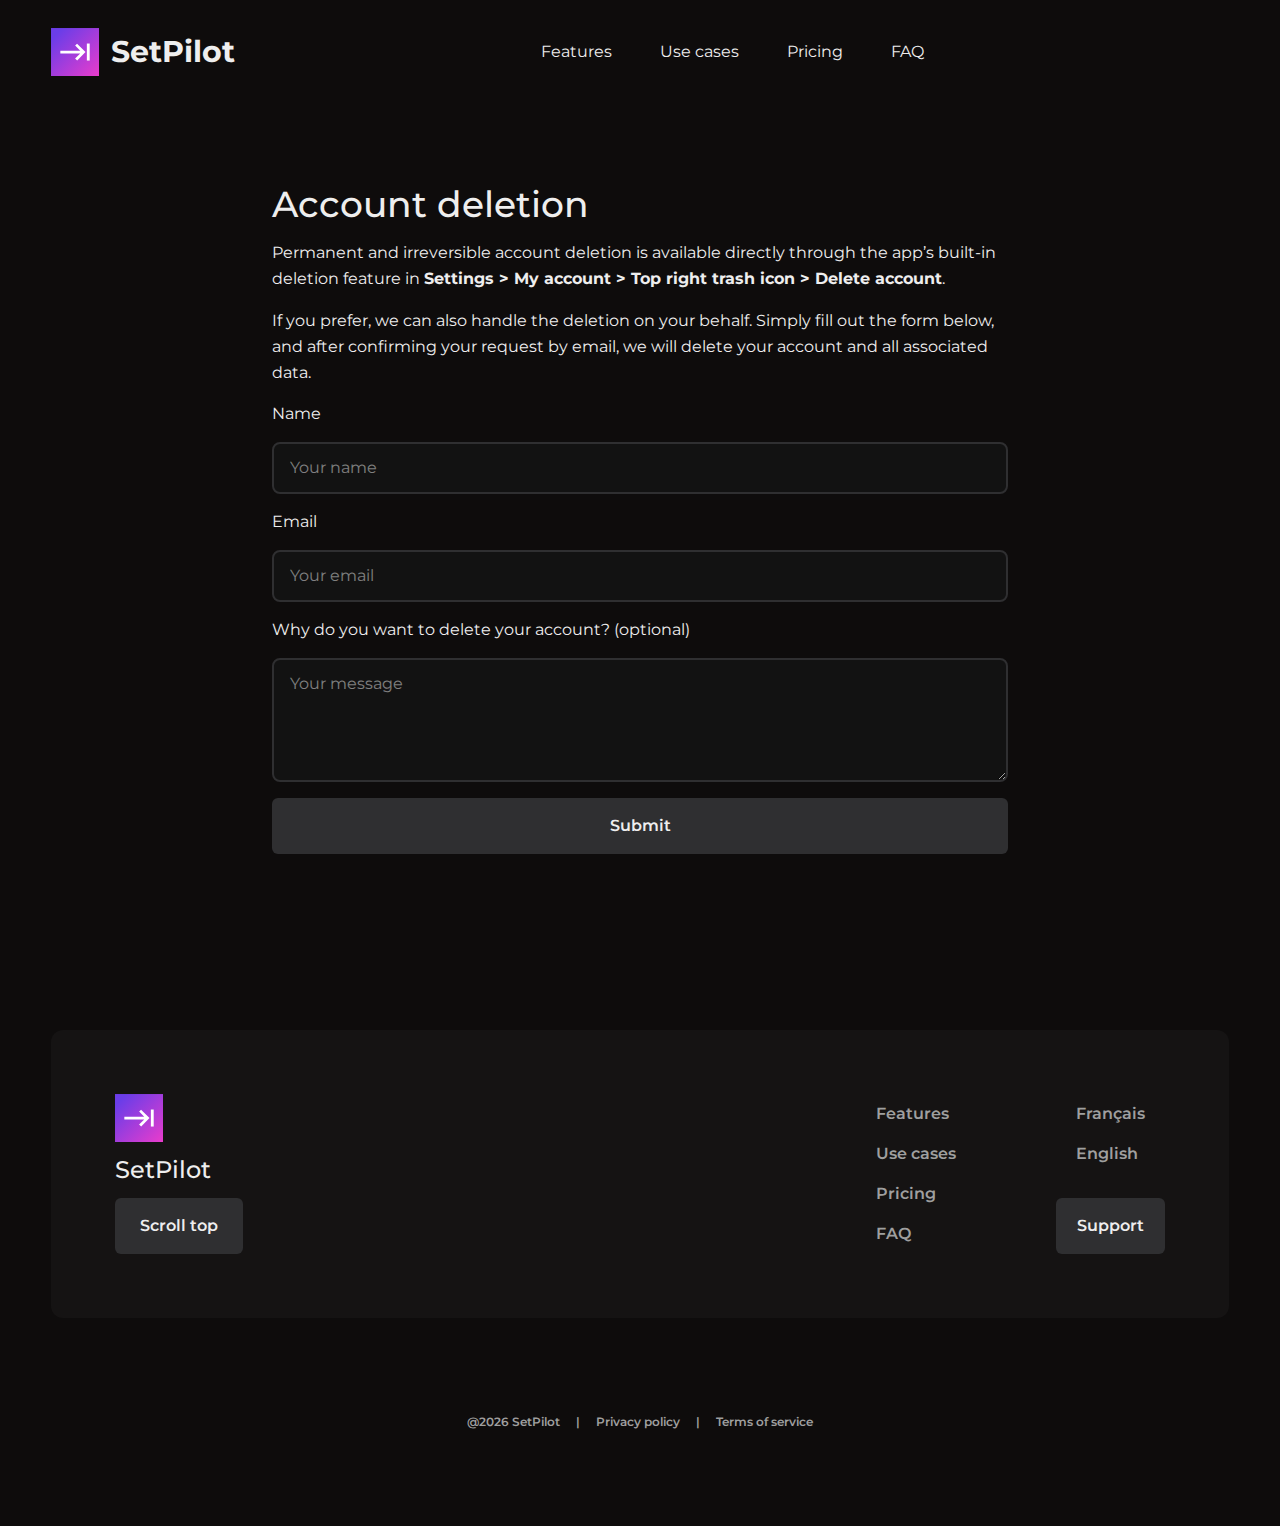
<file: deletion/index.html>
<!DOCTYPE html><html lang="en"> <head><meta charset="utf-8"><meta name="viewport" content="width=device-width"><title>Support</title><link rel="icon" type="image/svg+xml" href="/favicon.svg"><link rel="manifest" href="/manifest.json"><!-- Google Fonts --><link rel="preconnect" href="https://fonts.googleapis.com"><link rel="preconnect" href="https://fonts.gstatic.com" crossorigin><link href="https://fonts.googleapis.com/css2?family=Montserrat:wght@400;500;600;700&display=swap" rel="stylesheet"><meta name="description" content="Synchronize your whole band on stage"><meta name="theme-color" content="#18181b"><meta property="og:title" content="Support"><meta property="og:description" content="Synchronize your whole band on stage"><meta property="og:image" content="https://setpilot.app/social-thumbnail.avif"><meta property="og:url" content="https://setpilot.app"><meta property="og:type" content="website"><meta property="og:locale" content="en"><meta property="og:site_name" content="SetPilot - The mobile App for flawless Live shows"><link rel="icon" type="image/png" href="/favicon-96x96.png" sizes="96x96"><link rel="icon" type="image/svg+xml" href="/favicon.svg"><link rel="shortcut icon" href="/favicon.ico"><link rel="apple-touch-icon" sizes="180x180" href="/apple-touch-icon.png"><meta name="apple-mobile-web-app-title" content="SetPilot"><link rel="manifest" href="/site.webmanifest"><link rel="stylesheet" href="/_astro/deletion.pIeSWiVp.css">
<style>html:has(dialog[open]){overflow:hidden;backdrop-filter:blur(0);scrollbar-gutter:stable}dialog[data-astro-cid-x7ofrxxk][open]::backdrop{backdrop-filter:blur(50px)}@keyframes scale-up{to{translate:0 0;scale:1}}@media (prefers-reduced-motion: no-preference){dialog[data-astro-cid-x7ofrxxk]{translate:0 2rem;scale:.8}dialog[data-astro-cid-x7ofrxxk][open]{animation:scale-up forwards 1s;animation-timing-function:var(--ease-bs-spring)}}.cursor-pointer[data-astro-cid-x7ofrxxk]{cursor:pointer}
</style></head> <body id="top"> <!-- Skip link --> <a class="fixed -top-20 focus-visible:top-0 p-3 bg-black/90 transition-all duration-300" href="#main">Skip to content</a> <!-- Header --> <header class="wrapper bg-loop"> <!-- Wrapper --> <div class="bs-container py-6 flex justify-between items-center"> <!-- Logo --> <a class="flex xl:min-w-32 group items-center gap-3" href="https://setpilot.app" aria-label="SetPilot - The mobile App for flawless Live shows - Home"> <img src="/_astro/logo.C5WIMe0W_1myDoU.svg" alt="SetPilot logo" width="48" height="48" loading="lazy" decoding="async" class="group-hover:-rotate-180 group-hover:scale-80 transition-transform ease-bs-spring duration-1000"> <span class="text-2xl md:text-3xl font-bold text-bs-foreground-light">SetPilot</span> </a> <!-- Nav --> <nav class="hidden col-span-6 md:flex mx-auto self-stretch lg:gap-2"> <!-- Links --> <a class="bs-btn !bg-transparent !font-normal before:translate-y-full hover:before:translate-y-0" href="/#features"> Features </a><a class="bs-btn !bg-transparent !font-normal before:translate-y-full hover:before:translate-y-0" href="/#use-cases"> Use cases </a><a class="bs-btn !bg-transparent !font-normal before:translate-y-full hover:before:translate-y-0" href="/#pricing"> Pricing </a><a class="bs-btn !bg-transparent !font-normal before:translate-y-full hover:before:translate-y-0" href="/#faq"> FAQ </a> </nav> </div> </header> <!-- Main slot --> <main id="main">  <section class="max-w-[92vw] lg:max-w-4xl mx-auto px-5 md:p-20 flex flex-col justify-between rounded-md" data-astro-cid-x7ofrxxk> <!-- Form --> <form id="signupForm" class="flex gap-6 flex-col" method="POST" data-astro-cid-x7ofrxxk> <div id="formContent" class="flex flex-col gap-4" data-astro-cid-x7ofrxxk> <!-- Intro --> <h1 class="bs-h2" data-astro-cid-x7ofrxxk>Account deletion</h1> <p class="bs-body-text" data-astro-cid-x7ofrxxk>
Permanent and irreversible account deletion is available directly through the app’s built-in deletion feature in <strong data-astro-cid-x7ofrxxk>Settings > My account > Top right trash icon > Delete account</strong>.
</p> <p class="bs-body-text" data-astro-cid-x7ofrxxk>
If you prefer, we can also handle the deletion on your behalf. Simply fill out the form below, and after confirming your request by email, we will delete your account and all associated data.
</p> <!-- Form inputs --> <input name="locale" type="hidden" value="en" data-astro-cid-x7ofrxxk> <!-- Name --> <label for="name" data-astro-cid-x7ofrxxk>Name</label> <input id="name" name="name" type="text" class="border-2 rounded-lg bg-bs-surface-0 border-bs-surface-3 form-input px-4 py-3" placeholder="Your name" required data-astro-cid-x7ofrxxk> <!-- Email --> <label for="email" data-astro-cid-x7ofrxxk>Email</label> <input id="email" name="email" type="email" class="border-2 rounded-lg bg-bs-surface-0 border-bs-surface-3 form-input px-4 py-3" placeholder="Your email" required data-astro-cid-x7ofrxxk> <label for="message" data-astro-cid-x7ofrxxk>Why do you want to delete your account? (optional)</label> <textarea id="message" name="message" rows="4" class="border-2 rounded-lg bg-bs-surface-0 border-bs-surface-3 form-input px-4 py-3" placeholder="Your message" required data-astro-cid-x7ofrxxk></textarea> <!-- Submit --> <button type="submit" class="bs-btn form-input px-4 py-3 cursor-pointer" data-astro-cid-x7ofrxxk>Submit</button> </div> <!-- Loading State --> <div id="loadingState" class="hidden flex flex-col items-center justify-center gap-4" data-astro-cid-x7ofrxxk> <div class="animate-spin rounded-full h-12 w-12 border-b-2 border-bs-surface-3" data-astro-cid-x7ofrxxk></div> <p class="text-bs-surface-3" data-astro-cid-x7ofrxxk>Submitting...</p> </div> <!-- Success State --> <div id="successState" class="hidden flex flex-col items-center justify-center gap-4" data-astro-cid-x7ofrxxk> <p class="text-center" data-astro-cid-x7ofrxxk>Your message has been sent, we'll get back to you as soon as possible.</p> </div> </form> </section>  </main> <!-- Footer --> <footer class="@container bs-container my-24 font-semibold text-bs-foreground-dark [&_a]:hover:text-bs-foreground-light [&_a]:transition-color [&_a]:duration-150" id="contact"> <!-- Wrapper --> <div class="bg-bs-surface-2 p-6 md:p-16 rounded-xl grid md:grid-cols-2 gap-8"> <!-- Left col --> <div class="w-max flex flex-col gap-8 md:gap-0 justify-between text-bs-foreground-light"> <!-- Logo --> <a class="flex group" href="#top" aria-label="Back to top"> <img src="/_astro/logo.C5WIMe0W_1myDoU.svg" alt="Logo" width="48" height="48" loading="lazy" decoding="async" class="group-hover:-rotate-180 group-hover:scale-80 transition-transform ease-bs-spring duration-1000"> </a> <!-- CTA title --> <h2 class="bs-h3">SetPilot</h2> <!-- CTA Button --> <!-- <button type="button" class="min-w-32 bs-btn block bg-bs-surface-3" onclick="demo.showModal()">
          { settings.demo.cta }
        </button> --> <button type="button" class="min-w-32 bs-btn block bg-bs-surface-3" onclick="window.scrollTo({ top: 0, behavior: 'smooth' });"> Scroll top </button> </div> <!-- Right col --> <div class="flex gap-10 md:gap-2 lg:gap-20 md:justify-end [&_a]:block md:[&_a]:px-5 [&_a]:py-2"> <!-- Nav --> <nav class="flex flex-col"> <a href="/#features"> Features </a><a href="/#use-cases"> Use cases </a><a href="/#pricing"> Pricing </a><a href="/#faq"> FAQ </a> </nav> <nav class="flex flex-col"> <a href="/fr">Français</a> <a href="/">English</a> <br> <a href="/support" class="bs-btn">Support</a> </nav> </div> </div> <!-- Colophon --> <aside class="bs-container"> <nav class="flex gap-4 justify-center pt-16 md:pt-24 text-xs whitespace-nowrap"> <!-- Copyright/Date --> <a href="https://setpilot.app">@2026 SetPilot</a>
|
<a href="/privacy-policy">Privacy policy</a>
|
<a href="/terms-of-service">Terms of service</a> </nav> </aside> </footer> <script>
    !function(t,e){var o,n,p,r;e.__SV||(window.posthog=e,e._i=[],e.init=function(i,s,a){function g(t,e){var o=e.split(".");2==o.length&&(t=t[o[0]],e=o[1]),t[e]=function(){t.push([e].concat(Array.prototype.slice.call(arguments,0)))}}(p=t.createElement("script")).type="text/javascript",p.crossOrigin="anonymous",p.async=!0,p.src=s.api_host.replace(".i.posthog.com","-assets.i.posthog.com")+"/static/array.js",(r=t.getElementsByTagName("script")[0]).parentNode.insertBefore(p,r);var u=e;for(void 0!==a?u=e[a]=[]:a="posthog",u.people=u.people||[],u.toString=function(t){var e="posthog";return"posthog"!==a&&(e+="."+a),t||(e+=" (stub)"),e},u.people.toString=function(){return u.toString(1)+".people (stub)"},o="init Ee Ps Rs xe ks Is capture We calculateEventProperties Cs register register_once register_for_session unregister unregister_for_session Ds getFeatureFlag getFeatureFlagPayload isFeatureEnabled reloadFeatureFlags updateEarlyAccessFeatureEnrollment getEarlyAccessFeatures on onFeatureFlags onSurveysLoaded onSessionId getSurveys getActiveMatchingSurveys renderSurvey canRenderSurvey canRenderSurveyAsync identify setPersonProperties group resetGroups setPersonPropertiesForFlags resetPersonPropertiesForFlags setGroupPropertiesForFlags resetGroupPropertiesForFlags reset get_distinct_id getGroups get_session_id get_session_replay_url alias set_config startSessionRecording stopSessionRecording sessionRecordingStarted captureException loadToolbar get_property getSessionProperty Fs Ms createPersonProfile As Es opt_in_capturing opt_out_capturing has_opted_in_capturing has_opted_out_capturing clear_opt_in_out_capturing Ts debug Os getPageViewId captureTraceFeedback captureTraceMetric".split(" "),n=0;n<o.length;n++)g(u,o[n]);e._i.push([i,s,a])},e.__SV=1)}(document,window.posthog||[]);
    posthog.init('phc_Slzey7RO8N7rfmTvfHdOWNuevdmPstrgXVNclrjy0RO', {
        api_host: 'https://eu.i.posthog.com',
        defaults: '2025-05-24',
        person_profiles: 'always', // or 'always' to create profiles for anonymous users as well
    })
</script> </body></html> <script type="module">const t=document.getElementById("signupForm"),n=document.getElementById("formContent"),e=document.getElementById("loadingState"),o=document.getElementById("successState");if(!t||!n||!e||!o)throw console.error("Required form elements not found"),new Error("Required form elements not found");t.addEventListener("submit",async s=>{s.preventDefault(),n.classList.add("hidden"),e.classList.remove("hidden");const d=new FormData(t),c=Object.fromEntries(d.entries());fetch("https://submit-form.com/GKCHn03RI",{method:"POST",headers:{"Content-Type":"application/json",Accept:"application/json"},body:JSON.stringify(c)}).then(function(r){e.classList.add("hidden"),o.classList.remove("hidden")}).catch(function(r){e.classList.add("hidden"),n.classList.remove("hidden")})});</script>
</file>
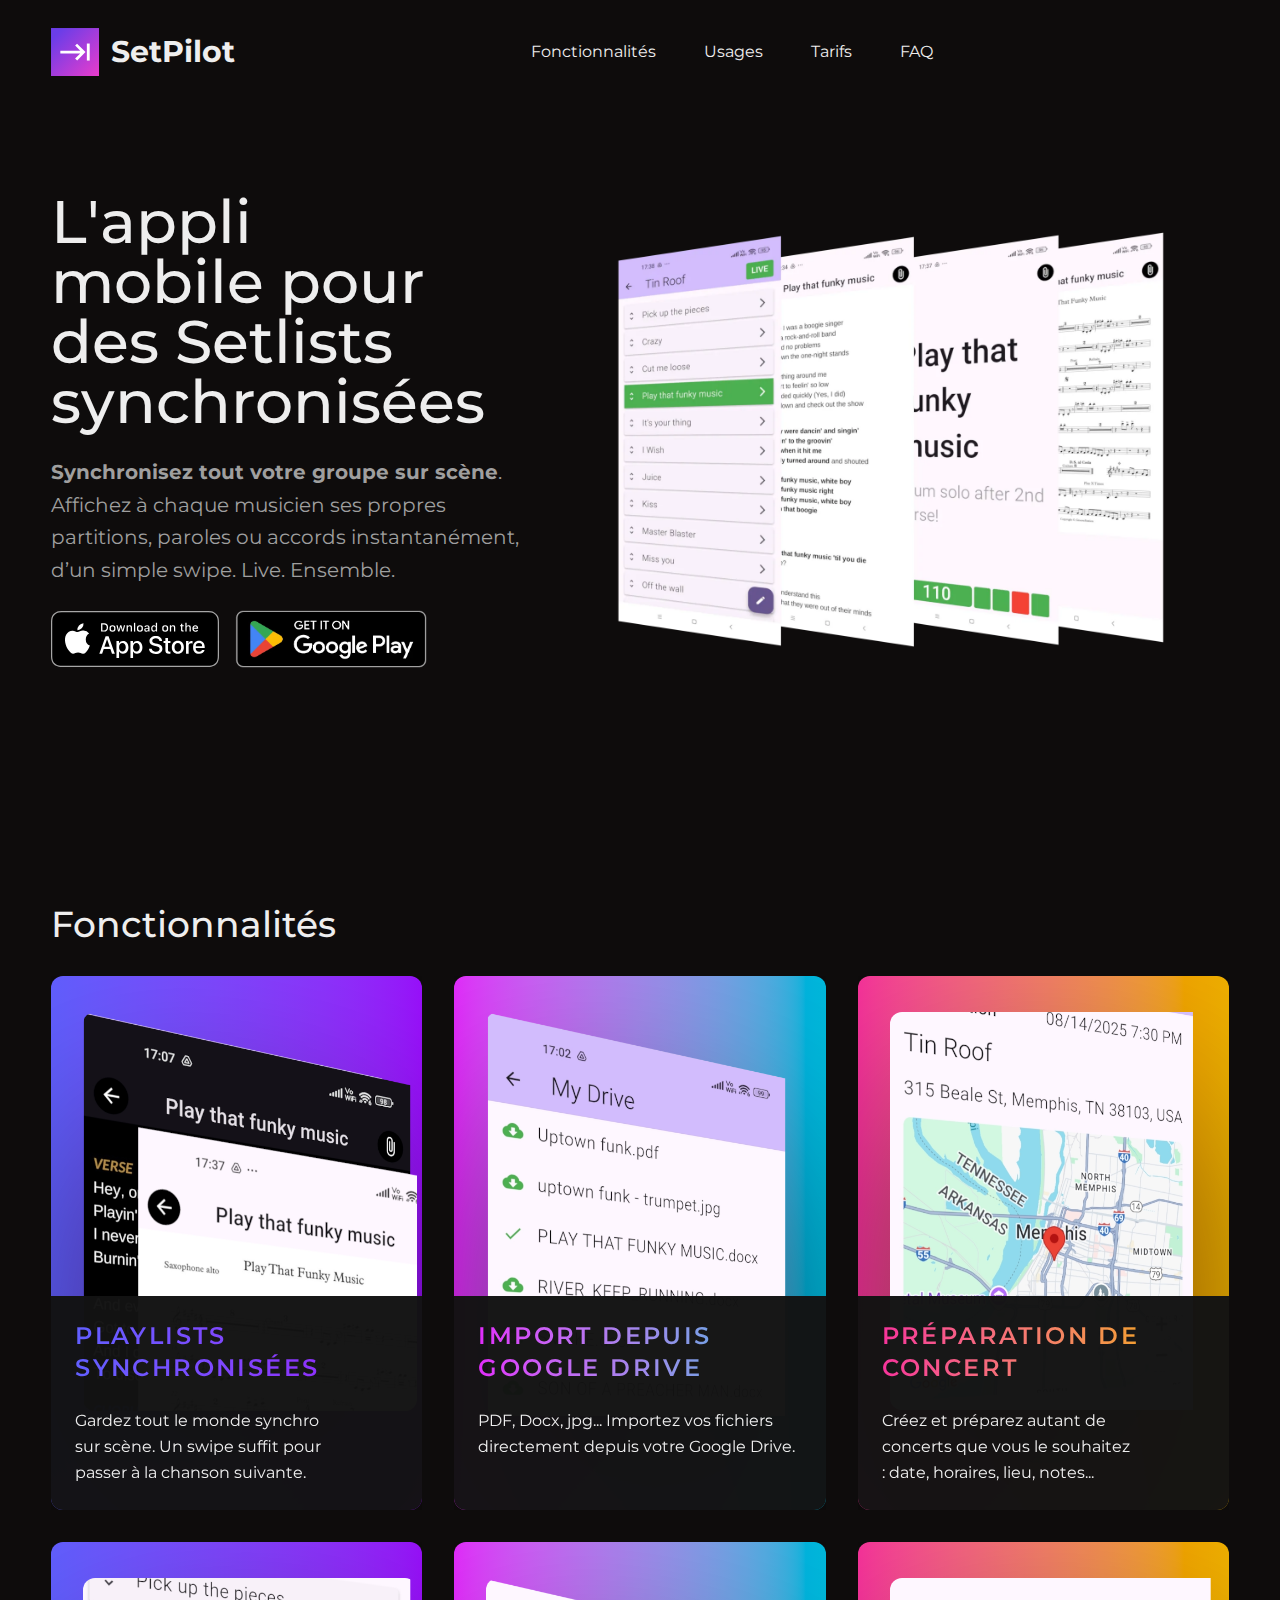
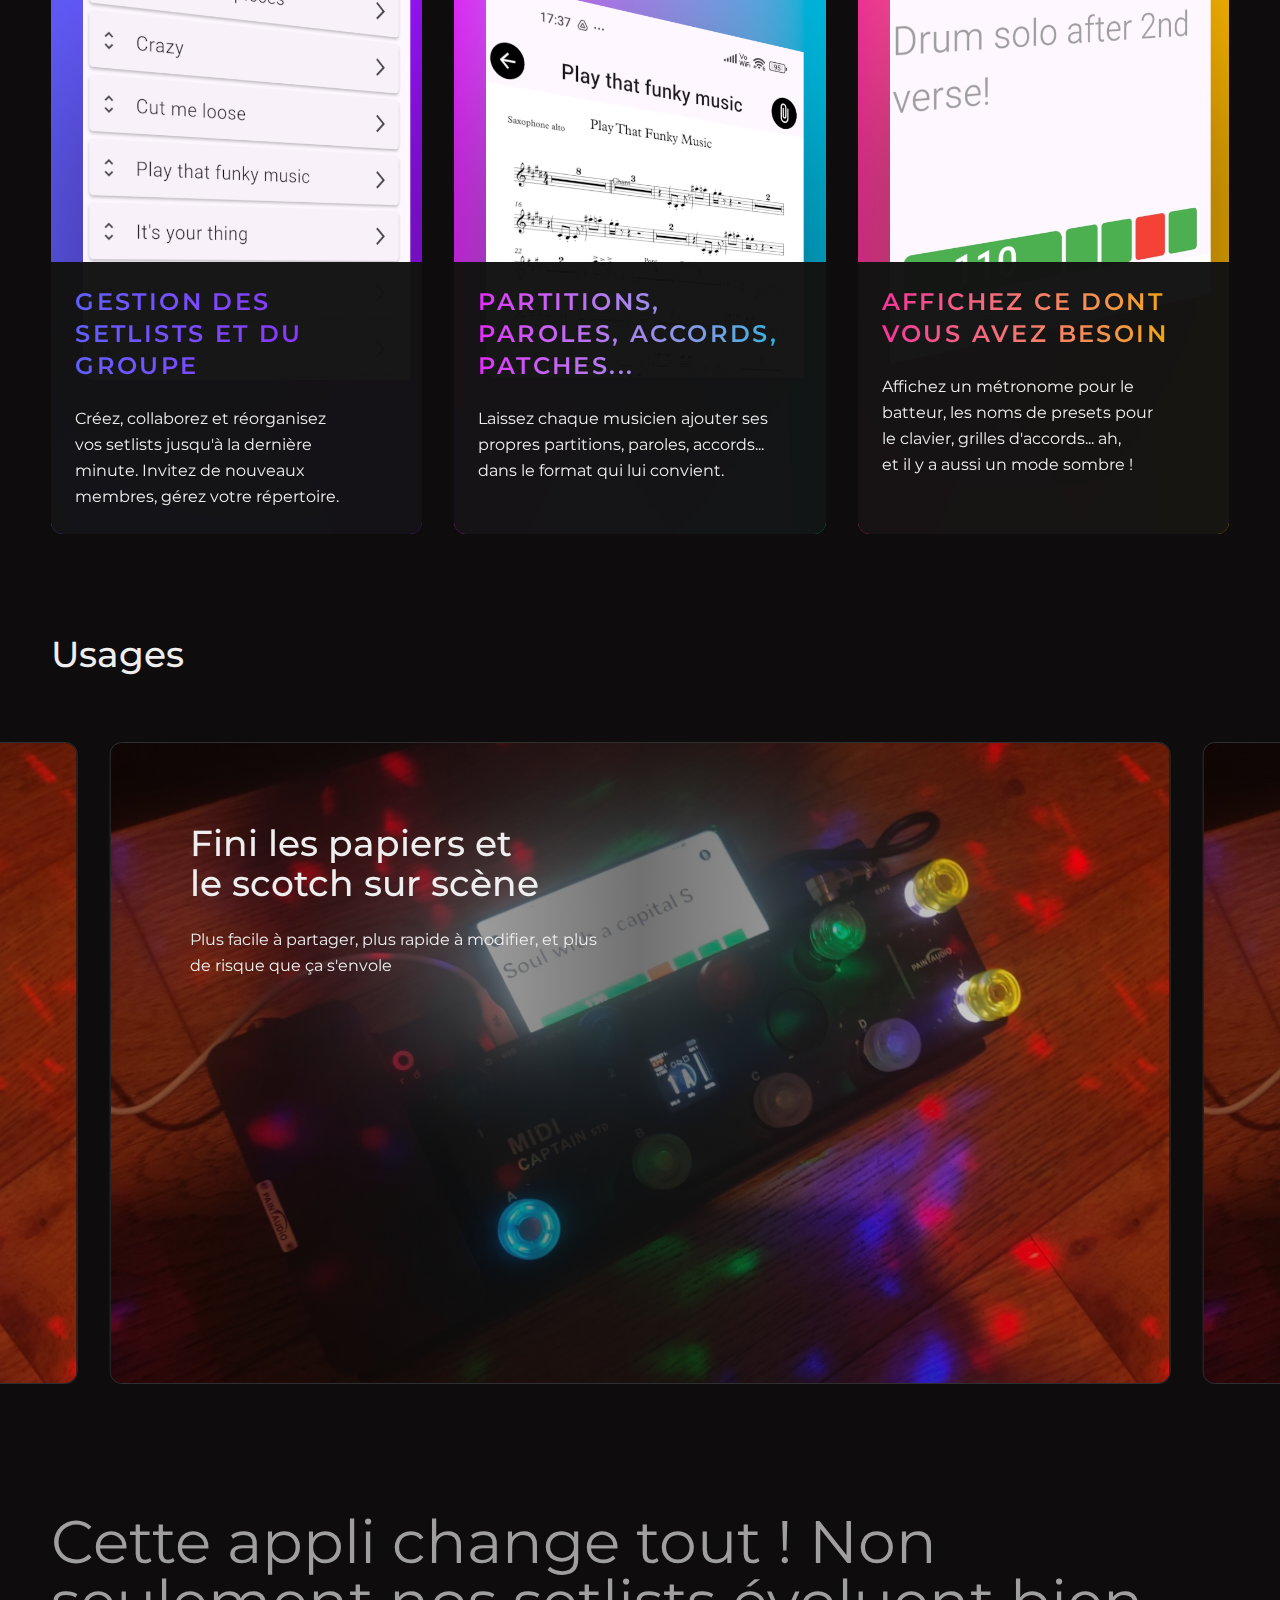
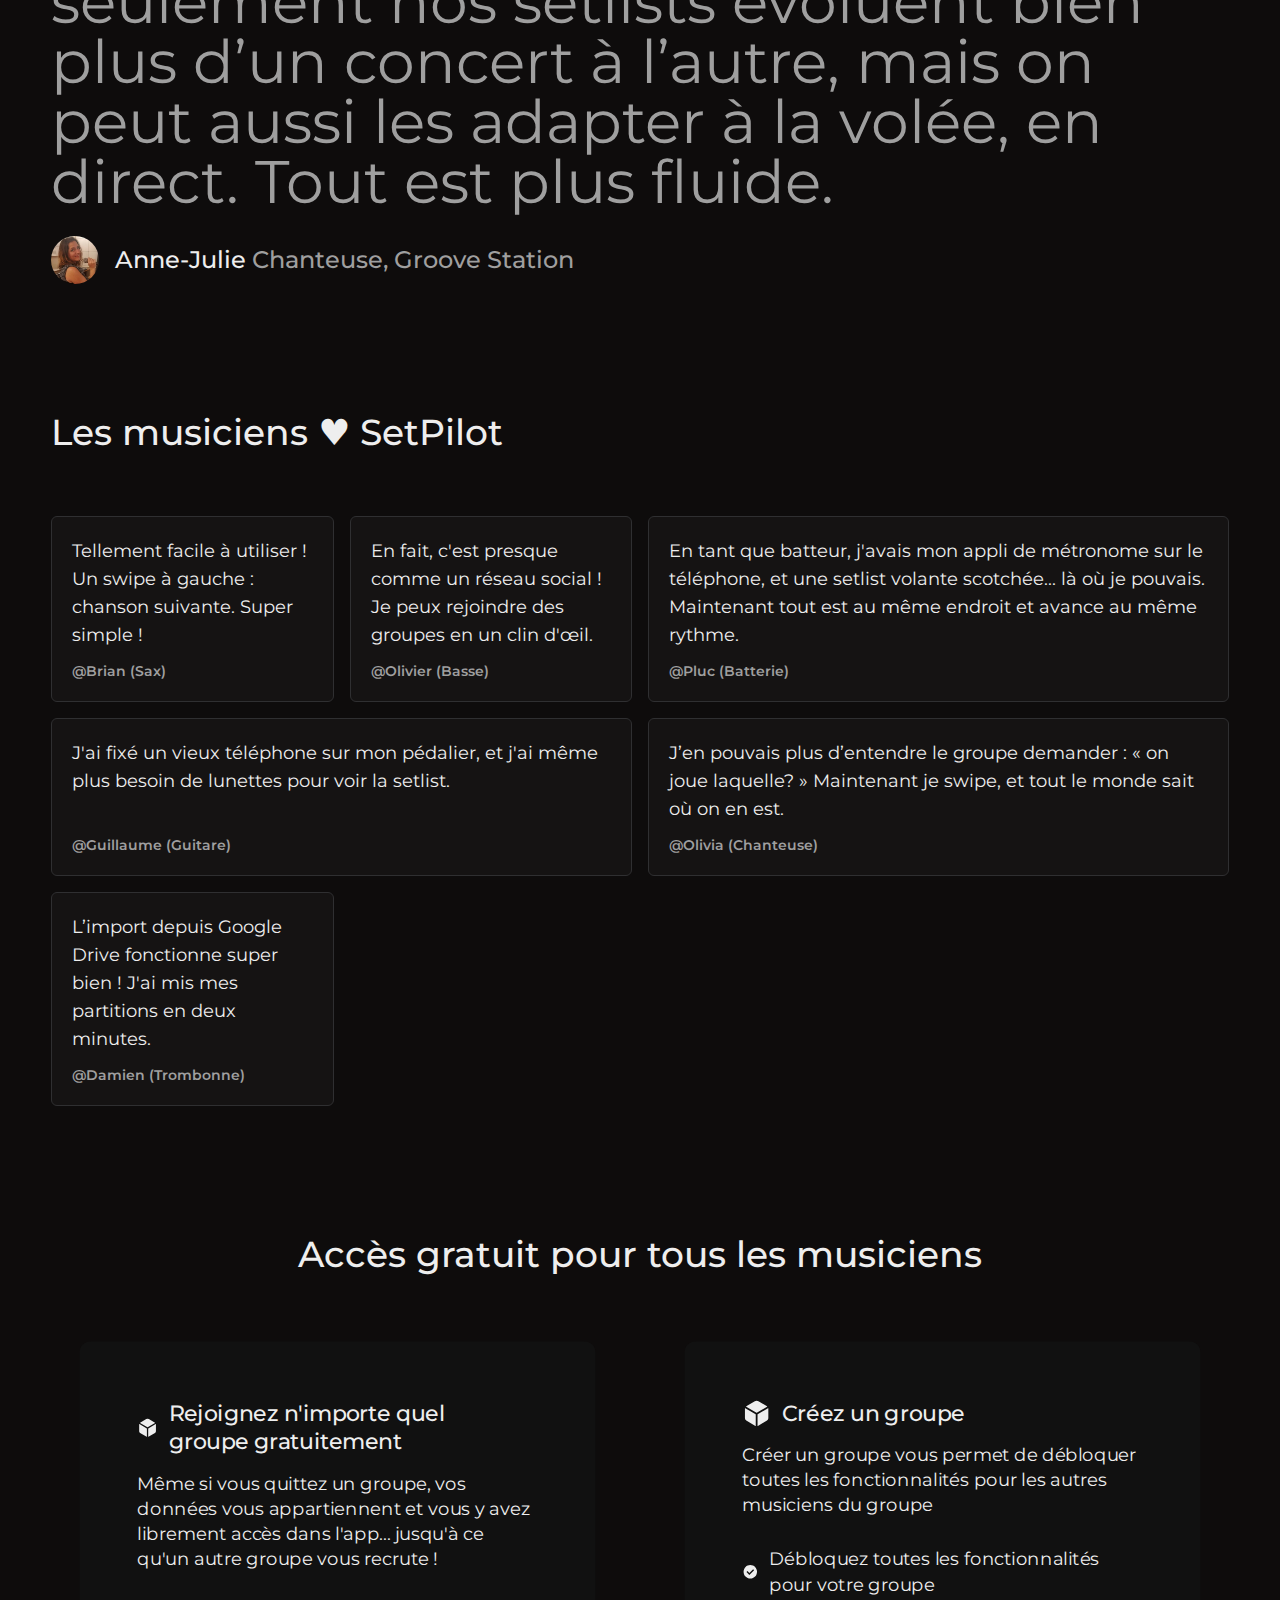
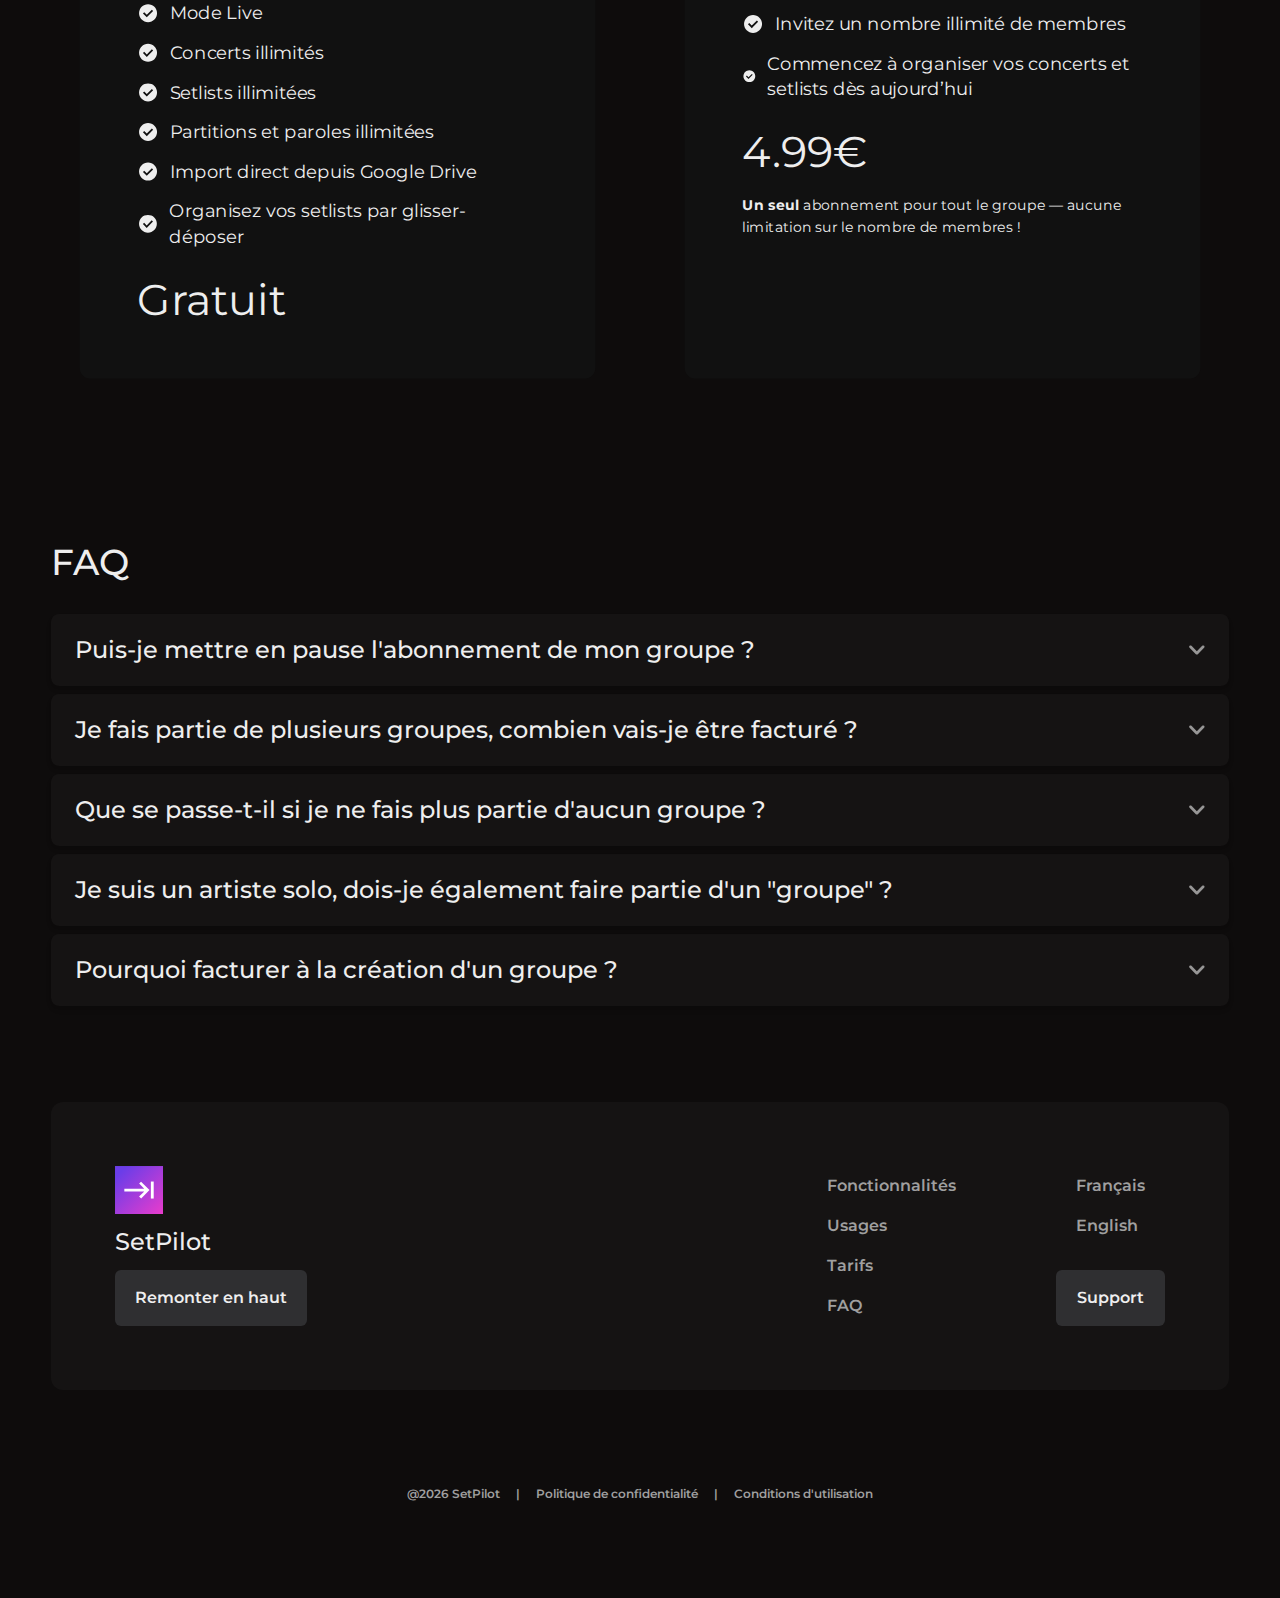
<file: fr/index.html>
<!DOCTYPE html><html lang="fr"> <head><meta charset="utf-8"><meta name="viewport" content="width=device-width"><title>SetPilot - L&#39;appli mobile pour des Setlists synchronisées</title><link rel="icon" type="image/svg+xml" href="/favicon.svg"><link rel="manifest" href="/manifest.json"><!-- Google Fonts --><link rel="preconnect" href="https://fonts.googleapis.com"><link rel="preconnect" href="https://fonts.gstatic.com" crossorigin><link href="https://fonts.googleapis.com/css2?family=Montserrat:wght@400;500;600;700&display=swap" rel="stylesheet"><meta name="description" content="Synchronisez tout votre groupe sur scène"><meta name="theme-color" content="#18181b"><meta property="og:title" content="SetPilot - L'appli mobile pour des Setlists synchronisées"><meta property="og:description" content="Synchronisez tout votre groupe sur scène"><meta property="og:image" content="https://setpilot.app/social-thumbnail.avif"><meta property="og:url" content="https://setpilot.app/fr/"><meta property="og:type" content="website"><meta property="og:locale" content="fr"><meta property="og:site_name" content="SetPilot - L'appli mobile pour des Setlists synchronisées"><link rel="icon" type="image/png" href="/favicon-96x96.png" sizes="96x96"><link rel="icon" type="image/svg+xml" href="/favicon.svg"><link rel="shortcut icon" href="/favicon.ico"><link rel="apple-touch-icon" sizes="180x180" href="/apple-touch-icon.png"><meta name="apple-mobile-web-app-title" content="SetPilot"><link rel="manifest" href="/site.webmanifest"><link rel="stylesheet" href="/_astro/UseCasesSection.DHBATib1.css">
<link rel="stylesheet" href="/_astro/deletion.pIeSWiVp.css">
<style>@keyframes show-buttons{to{opacity:1}}@supports (animation-timeline: view()){.bs-st-button-wrapper[data-astro-cid-ylnh45sp]{opacity:0;animation:show-buttons linear forwards;animation-timeline:view(20% block)}}summary[data-astro-cid-iavv5xcf]::-webkit-details-marker{display:none}details[data-astro-cid-iavv5xcf]{@media (prefers-reduced-motion: no-preference){interpolate-size:allow-keywords}&::details-content{block-size:0;opacity:0;overflow-y:clip;transition:content-visibility 1s allow-discrete,opacity 1s,block-size 1s var(--ease-bs-bounce)}&[open]::details-content{block-size:auto;opacity:1}}@keyframes white-text{to{color:var(--color-bs-foreground-light)}}@supports (animation-timeline: view()){.bs-st-quote strong{animation:white-text linear;animation-timeline:view(20% block);animation-fill-mode:forwards}}@supports (not (animation-timeline: view())){.bs-st-quote strong{color:var(--color-bs-foreground-light)}}html:has(dialog[open]){overflow:hidden;backdrop-filter:blur(0);scrollbar-gutter:stable}dialog[data-astro-cid-qaiqjvyv][open]::backdrop{backdrop-filter:blur(50px)}@keyframes scale-up{to{translate:0 0;scale:1}}@media (prefers-reduced-motion: no-preference){dialog[data-astro-cid-qaiqjvyv]{translate:0 2rem;scale:.8}dialog[data-astro-cid-qaiqjvyv][open]{animation:scale-up forwards 1s;animation-timing-function:var(--ease-bs-spring)}}
</style></head> <body id="top"> <!-- Skip link --> <a class="fixed -top-20 focus-visible:top-0 p-3 bg-black/90 transition-all duration-300" href="#main">Skip to content</a> <!-- Header --> <header class="wrapper bg-loop"> <!-- Wrapper --> <div class="bs-container py-6 flex justify-between items-center"> <!-- Logo --> <a class="flex xl:min-w-32 group items-center gap-3" href="https://setpilot.app/fr/" aria-label="SetPilot - L'appli mobile pour des Setlists synchronisées - Home"> <img src="/_astro/logo.C5WIMe0W_1myDoU.svg" alt="SetPilot logo" width="48" height="48" loading="lazy" decoding="async" class="group-hover:-rotate-180 group-hover:scale-80 transition-transform ease-bs-spring duration-1000"> <span class="text-2xl md:text-3xl font-bold text-bs-foreground-light">SetPilot</span> </a> <!-- Nav --> <nav class="hidden col-span-6 md:flex mx-auto self-stretch lg:gap-2"> <!-- Links --> <a class="bs-btn !bg-transparent !font-normal before:translate-y-full hover:before:translate-y-0" href="/fr/#features"> Fonctionnalités </a><a class="bs-btn !bg-transparent !font-normal before:translate-y-full hover:before:translate-y-0" href="/fr/#use-cases"> Usages </a><a class="bs-btn !bg-transparent !font-normal before:translate-y-full hover:before:translate-y-0" href="/fr/#pricing"> Tarifs </a><a class="bs-btn !bg-transparent !font-normal before:translate-y-full hover:before:translate-y-0" href="/fr/#faq"> FAQ </a> </nav> </div> </header> <!-- Main slot --> <main id="main">  <section class="bs-container py-6 flex flex-col lg:flex-row items-center"> <!-- Content --> <div class="flex flex-col gap-6 lg:max-w-lg w-full py-16"> <!-- Title --> <h1 class="bs-h1">L'appli mobile pour des Setlists synchronisées</h1> <!-- Content --> <div class="bs-body-text xl:text-xl flex flex-col gap-4 [&_p]:last:text-bs-foreground-dark"><p><strong>Synchronisez tout votre groupe sur scène</strong>. Affichez à chaque musicien ses propres partitions, paroles ou accords instantanément, d’un simple swipe. Live. Ensemble.</p></div> <!-- App Store Button --> <div class="hidden md:flex flex-col sm:flex-row gap-4 items-center w-full mb-5"> <a href="https://apps.apple.com/fr/app/setpilot/id6753980984" target="_blank" rel="noopener noreferrer" class="w-1/2 sm:w-auto"> <img src="/_astro/app-store-btn.CVyK0T4N_Z17Q0cL.svg" alt="Download on the App Store" width="120" height="40" loading="lazy" decoding="async" class="w-full h-20 sm:h-29 md:h-14"> </a> <a href="https://play.google.com/store/apps/details?id=app.setpilot" target="_blank" rel="noopener noreferrer" class="w-full sm:w-auto flex justify-center"> <img src="/_astro/google-play-badge.DJ1oR3LT_T5rf7.webp" alt="Download on the Play Store" width="569" height="172" loading="lazy" decoding="async" class="w-50 h-auto md:w-48"> </a> </div> </div> <!-- Image --> <figure class="flex place-content-center -mt-10 lg:mt-0 p-[5vw]"> <img src="/_astro/scenario-hero.CBvF8UrJ_ZnTstG.webp" alt="Setpilot demo" width="1290" height="1000" loading="lazy" decoding="async" class="w-full h-auto"> </figure> <div class="flex md:hidden flex-col sm:flex-row gap-4 items-center w-full mb-5 pt-20"> <a href="https://apps.apple.com/fr/app/setpilot/id6753980984" target="_blank" rel="noopener noreferrer" class="w-3/4 sm:w-auto"> <img src="/_astro/app-store-btn.CVyK0T4N_Z17Q0cL.svg" alt="Download on the App Store" width="120" height="40" loading="lazy" decoding="async" class="w-full sm:h-29"> </a> <a href="https://play.google.com/store/apps/details?id=app.setpilot" target="_blank" rel="noopener noreferrer" class="w-3/4 sm:w-auto"> <img src="/_astro/google-play-badge.DJ1oR3LT_T5rf7.webp" alt="Download on the Play Store" width="569" height="172" loading="lazy" decoding="async" class="w-full sm:h-26"> </a> </div> </section> <section class="bs-container bs-mt-lg" id="features"> <!-- Header --> <h2 class="bs-h2 text-center md:text-left">Fonctionnalités</h2> <!-- Case studies --> <div class="mt-8 grid lg:grid-cols-3 gap-8"> <!-- Wrapper --><div class="group @container"> <!-- Case study --> <article class="relative isolate flex h-full w-full gap-6 overflow-hidden rounded-xl pt-[20rem] @md:pt-[28rem] @xl:justify-end @4xl:pt-0 bg-gradient-to-r from-indigo-500 to-purple-600"> <img src="/content-images/features/sync.setpilot.avif" alt="Playlists synchronisées" class="drop-shadow-[0_100px_100px_rgba(0,0,0,0.5)] absolute top-[4cqb] left-8 mx-auto w-[90cqi] rounded-xl  @4xl:w-[60cqi] group-hover:scale-105 transition-transform duration-3000 ease-bs-spring transform-gpu" loading="lazy" height="1024" width="768"> <!-- Content --> <div class="z-10 flex h-full flex-col gap-6 bg-bs-surface-0/98 p-6 @4xl:w-1/2 @4xl:p-20"> <!-- Header --> <header class="flex flex-col gap-3"> <!-- Title --> <h2 class="uppercase tracking-widest font-semibold text-transparent bg-clip-text bg-gradient-to-r text-2xl bg-gradient-to-r from-indigo-500 to-purple-600">Playlists synchronisées</h2> </header> <!-- Intro --> <div class="bs-body-text flex-grow text-balance">Gardez tout le monde synchro sur scène. Un swipe suffit pour passer à la chanson suivante.</div> </div> </article> </div> <!-- Wrapper --><div class="group @container"> <!-- Case study --> <article class="relative isolate flex h-full w-full gap-6 overflow-hidden rounded-xl pt-[20rem] @md:pt-[28rem] @xl:justify-end @4xl:pt-0 bg-gradient-to-r from-fuchsia-500 to-cyan-500"> <img src="/content-images/features/import_drive.setpilot.avif" alt="Import depuis Google Drive" class="drop-shadow-[0_100px_100px_rgba(0,0,0,0.5)] absolute top-[4cqb] left-8 mx-auto w-[90cqi] rounded-xl  @4xl:w-[60cqi] group-hover:scale-105 transition-transform duration-3000 ease-bs-spring transform-gpu" loading="lazy" height="1024" width="768"> <!-- Content --> <div class="z-10 flex h-full flex-col gap-6 bg-bs-surface-0/98 p-6 @4xl:w-1/2 @4xl:p-20"> <!-- Header --> <header class="flex flex-col gap-3"> <!-- Title --> <h2 class="uppercase tracking-widest font-semibold text-transparent bg-clip-text bg-gradient-to-r text-2xl bg-gradient-to-r from-fuchsia-500 to-cyan-500">Import depuis Google Drive</h2> </header> <!-- Intro --> <div class="bs-body-text flex-grow text-balance">PDF, Docx, jpg... Importez vos fichiers directement depuis votre Google Drive.</div> </div> </article> </div> <!-- Wrapper --><div class="group @container"> <!-- Case study --> <article class="relative isolate flex h-full w-full gap-6 overflow-hidden rounded-xl pt-[20rem] @md:pt-[28rem] @xl:justify-end @4xl:pt-0 bg-gradient-to-r from-pink-500 to-yellow-500"> <img src="/content-images/features/show_preparation.setpilot.avif" alt="Préparation de concert" class="drop-shadow-[0_100px_100px_rgba(0,0,0,0.5)] absolute top-[4cqb] left-8 mx-auto w-[90cqi] rounded-xl  @4xl:w-[60cqi] group-hover:scale-105 transition-transform duration-3000 ease-bs-spring transform-gpu" loading="lazy" height="1024" width="768"> <!-- Content --> <div class="z-10 flex h-full flex-col gap-6 bg-bs-surface-0/98 p-6 @4xl:w-1/2 @4xl:p-20"> <!-- Header --> <header class="flex flex-col gap-3"> <!-- Title --> <h2 class="uppercase tracking-widest font-semibold text-transparent bg-clip-text bg-gradient-to-r text-2xl bg-gradient-to-r from-pink-500 to-yellow-500">Préparation de concert</h2> </header> <!-- Intro --> <div class="bs-body-text flex-grow text-balance">Créez et préparez autant de concerts que vous le souhaitez : date, horaires, lieu, notes...</div> </div> </article> </div> </div> <div class="mt-8 grid lg:grid-cols-3 gap-8"> <!-- Wrapper --><div class="group @container"> <!-- Case study --> <article class="relative isolate flex h-full w-full gap-6 overflow-hidden rounded-xl pt-[20rem] @md:pt-[28rem] @xl:justify-end @4xl:pt-0 bg-gradient-to-r from-indigo-500 to-purple-600"> <img src="/content-images/features/setlist.setpilot.avif" alt="Gestion des setlists et du groupe" class="drop-shadow-[0_100px_100px_rgba(0,0,0,0.5)] absolute top-[4cqb] left-8 mx-auto w-[90cqi] rounded-xl  @4xl:w-[60cqi] group-hover:scale-105 transition-transform duration-3000 ease-bs-spring transform-gpu" loading="lazy" height="1024" width="768"> <!-- Content --> <div class="z-10 flex h-full flex-col gap-6 bg-bs-surface-0/98 p-6 @4xl:w-1/2 @4xl:p-20"> <!-- Header --> <header class="flex flex-col gap-3"> <!-- Title --> <h2 class="uppercase tracking-widest font-semibold text-transparent bg-clip-text bg-gradient-to-r text-2xl bg-gradient-to-r from-indigo-500 to-purple-600">Gestion des setlists et du groupe</h2> </header> <!-- Intro --> <div class="bs-body-text flex-grow text-balance">Créez, collaborez et réorganisez vos setlists jusqu'à la dernière minute. Invitez de nouveaux membres, gérez votre répertoire.</div> </div> </article> </div> <!-- Wrapper --><div class="group @container"> <!-- Case study --> <article class="relative isolate flex h-full w-full gap-6 overflow-hidden rounded-xl pt-[20rem] @md:pt-[28rem] @xl:justify-end @4xl:pt-0 bg-gradient-to-r from-fuchsia-500 to-cyan-500"> <img src="/content-images/features/sheet_music.setpilot.avif" alt="Partitions, paroles et accords" class="drop-shadow-[0_100px_100px_rgba(0,0,0,0.5)] absolute top-[4cqb] left-8 mx-auto w-[90cqi] rounded-xl  @4xl:w-[60cqi] group-hover:scale-105 transition-transform duration-3000 ease-bs-spring transform-gpu" loading="lazy" height="1024" width="768"> <!-- Content --> <div class="z-10 flex h-full flex-col gap-6 bg-bs-surface-0/98 p-6 @4xl:w-1/2 @4xl:p-20"> <!-- Header --> <header class="flex flex-col gap-3"> <!-- Title --> <h2 class="uppercase tracking-widest font-semibold text-transparent bg-clip-text bg-gradient-to-r text-2xl bg-gradient-to-r from-fuchsia-500 to-cyan-500">Partitions, paroles, accords, patches...</h2> </header> <!-- Intro --> <div class="bs-body-text flex-grow text-balance">Laissez chaque musicien ajouter ses propres partitions, paroles, accords... dans le format qui lui convient.</div> </div> </article> </div> <!-- Wrapper --><div class="group @container"> <!-- Case study --> <article class="relative isolate flex h-full w-full gap-6 overflow-hidden rounded-xl pt-[20rem] @md:pt-[28rem] @xl:justify-end @4xl:pt-0 bg-gradient-to-r from-pink-500 to-yellow-500"> <img src="/content-images/features/drums.setpilot.avif" alt="Affichage personnalisé" class="drop-shadow-[0_100px_100px_rgba(0,0,0,0.5)] absolute top-[4cqb] left-8 mx-auto w-[90cqi] rounded-xl  @4xl:w-[60cqi] group-hover:scale-105 transition-transform duration-3000 ease-bs-spring transform-gpu" loading="lazy" height="1024" width="768"> <!-- Content --> <div class="z-10 flex h-full flex-col gap-6 bg-bs-surface-0/98 p-6 @4xl:w-1/2 @4xl:p-20"> <!-- Header --> <header class="flex flex-col gap-3"> <!-- Title --> <h2 class="uppercase tracking-widest font-semibold text-transparent bg-clip-text bg-gradient-to-r text-2xl bg-gradient-to-r from-pink-500 to-yellow-500">Affichez ce dont vous avez besoin</h2> </header> <!-- Intro --> <div class="bs-body-text flex-grow text-balance">Affichez un métronome pour le batteur, les noms de presets pour le clavier, grilles d'accords... ah, et il y a aussi un mode sombre !</div> </div> </article> </div> </div> </section> <section id="use-cases" class="mt-24" data-astro-cid-ylnh45sp> <!-- Header --> <header class="bs-container flex items-center justify-between" data-astro-cid-ylnh45sp> <h2 class="bs-h2" data-astro-cid-ylnh45sp>Usages</h2> <!-- Buttons --> <nav class="bs-st-button-wrapper flex justify-center gap-4" data-astro-cid-ylnh45sp> <!-- Prev --> <button aria-label="Previous slide" class="js-fc-btn-prev group bs-btn rounded-full !p-0 flex items-center justify-center h-10 w-10 md:h-12 md:w-12" data-astro-cid-ylnh45sp> <svg width="25" height="16" viewBox="0 0 16 25" fill="none" class="opacity-60 h-4 w-4 -translate-x-[2px] group-active:translate-y-[1px]" data-astro-cid-ylnh45sp="true"><path d="M14.4483 0.871166C14.6476 1.07002 14.8057 1.30621 14.9135 1.56624C15.0214 1.82626 15.0769 2.105 15.0769 2.38651C15.0769 2.66802 15.0214 2.94676 14.9135 3.20678C14.8057 3.4668 14.6476 3.703 14.4483 3.90185L6.10855 12.2416L14.4483 20.5814C14.6473 20.7804 14.8052 21.0166 14.9129 21.2766C15.0206 21.5366 15.076 21.8153 15.076 22.0967C15.076 22.3782 15.0206 22.6568 14.9129 22.9168C14.8052 23.1768 14.6473 23.4131 14.4483 23.6121C14.2493 23.8111 14.0131 23.9689 13.7531 24.0766C13.4931 24.1843 13.2144 24.2397 12.933 24.2397C12.6515 24.2397 12.3729 24.1843 12.1129 24.0766C11.8529 23.9689 11.6166 23.8111 11.4176 23.6121L1.55177 13.7462C1.35251 13.5474 1.19443 13.3112 1.08657 13.0511C0.978706 12.7911 0.923186 12.5124 0.923186 12.2309C0.923186 11.9494 0.978706 11.6706 1.08657 11.4106C1.19443 11.1506 1.35251 10.9144 1.55177 10.7155L11.4176 0.849671C12.2344 0.03289 13.61 0.0328905 14.4483 0.871166Z" fill="currentColor"></path> </svg> </button> <!-- Next --> <button aria-label="Next slide" class="js-fc-btn-next group bs-btn rounded-full !p-0 flex items-center justify-center h-10 w-10 md:h-12 md:w-12 -scale-x-100" data-astro-cid-ylnh45sp> <svg width="25" height="16" viewBox="0 0 16 25" fill="none" class="opacity-60 h-4 w-4 -translate-x-[2px] group-active:translate-y-[1px]" data-astro-cid-ylnh45sp="true"><path d="M14.4483 0.871166C14.6476 1.07002 14.8057 1.30621 14.9135 1.56624C15.0214 1.82626 15.0769 2.105 15.0769 2.38651C15.0769 2.66802 15.0214 2.94676 14.9135 3.20678C14.8057 3.4668 14.6476 3.703 14.4483 3.90185L6.10855 12.2416L14.4483 20.5814C14.6473 20.7804 14.8052 21.0166 14.9129 21.2766C15.0206 21.5366 15.076 21.8153 15.076 22.0967C15.076 22.3782 15.0206 22.6568 14.9129 22.9168C14.8052 23.1768 14.6473 23.4131 14.4483 23.6121C14.2493 23.8111 14.0131 23.9689 13.7531 24.0766C13.4931 24.1843 13.2144 24.2397 12.933 24.2397C12.6515 24.2397 12.3729 24.1843 12.1129 24.0766C11.8529 23.9689 11.6166 23.8111 11.4176 23.6121L1.55177 13.7462C1.35251 13.5474 1.19443 13.3112 1.08657 13.0511C0.978706 12.7911 0.923186 12.5124 0.923186 12.2309C0.923186 11.9494 0.978706 11.6706 1.08657 11.4106C1.19443 11.1506 1.35251 10.9144 1.55177 10.7155L11.4176 0.849671C12.2344 0.03289 13.61 0.0328905 14.4483 0.871166Z" fill="currentColor"></path> </svg> </button> </nav> </header> <!-- Slides --> <div class="js-fc-swiper swiper select-none bs-mt-md" data-astro-cid-ylnh45sp> <div class="swiper-wrapper" data-astro-cid-ylnh45sp> <div class="swiper-slide bg-bs-surface-0 border border-bs-surface-3 rounded-xl overflow-hidden !h-auto" data-astro-cid-ylnh45sp> <figure class="flex flex-col gap-6 isolate min-h-[50svh] md:min-h-[40rem] h-full" data-astro-cid-ylnh45sp>  <img src="/content-images/use_cases/pedal_board.avif" alt="Fini les papiers et le scotch sur scène" loading="lazy" class="opacity-20 md:opacity-100 rounded-xl  overflow-hidden w-full h-full object-cover object-left absolute inset-0" height="1024" width="768" data-astro-cid-ylnh45sp>  <div class="hidden md:block absolute rounded-xl overflow-hidden w-full h-full object-cover object-left inset-0 bg-gradient-to-r from-bs-surface-10/95 via-bs-surface-0/60" data-astro-cid-ylnh45sp></div>  <figcaption class="z-10 p-6 sm:p-10 md:p-20 max-w-xl flex flex-col gap-6 h-full" data-astro-cid-ylnh45sp>  <h2 class="bs-h2" data-astro-cid-ylnh45sp>Fini les papiers et le scotch sur scène</h2>  <div class="bs-body-text text-pretty flex-1" data-astro-cid-ylnh45sp>Plus facile à partager, plus rapide à modifier, et plus de risque que ça s'envole</div> </figcaption> </figure> </div><div class="swiper-slide bg-bs-surface-0 border border-bs-surface-3 rounded-xl overflow-hidden !h-auto" data-astro-cid-ylnh45sp> <figure class="flex flex-col gap-6 isolate min-h-[50svh] md:min-h-[40rem] h-full" data-astro-cid-ylnh45sp>  <img src="/content-images/use_cases/pedal_board.avif" alt="Suivez le public, pas une setlist figée" loading="lazy" class="opacity-20 md:opacity-100 rounded-xl  overflow-hidden w-full h-full object-cover object-left absolute inset-0" height="1024" width="768" data-astro-cid-ylnh45sp>  <div class="hidden md:block absolute rounded-xl overflow-hidden w-full h-full object-cover object-left inset-0 bg-gradient-to-r from-bs-surface-10/95 via-bs-surface-0/60" data-astro-cid-ylnh45sp></div>  <figcaption class="z-10 p-6 sm:p-10 md:p-20 max-w-xl flex flex-col gap-6 h-full" data-astro-cid-ylnh45sp>  <h2 class="bs-h2" data-astro-cid-ylnh45sp>Suivez le public, pas une setlist figée</h2>  <div class="bs-body-text text-pretty flex-1" data-astro-cid-ylnh45sp>Changez la setlist à la volée, et informez instantanément tout le groupe de la prochaine chanson</div> </figcaption> </figure> </div><div class="swiper-slide bg-bs-surface-0 border border-bs-surface-3 rounded-xl overflow-hidden !h-auto" data-astro-cid-ylnh45sp> <figure class="flex flex-col gap-6 isolate min-h-[50svh] md:min-h-[40rem] h-full" data-astro-cid-ylnh45sp>  <img src="/content-images/use_cases/pedal_board.avif" alt="Des besoins différents pour chaque musicien" loading="lazy" class="opacity-20 md:opacity-100 rounded-xl  overflow-hidden w-full h-full object-cover object-left absolute inset-0" height="1024" width="768" data-astro-cid-ylnh45sp>  <div class="hidden md:block absolute rounded-xl overflow-hidden w-full h-full object-cover object-left inset-0 bg-gradient-to-r from-bs-surface-10/95 via-bs-surface-0/60" data-astro-cid-ylnh45sp></div>  <figcaption class="z-10 p-6 sm:p-10 md:p-20 max-w-xl flex flex-col gap-6 h-full" data-astro-cid-ylnh45sp>  <h2 class="bs-h2" data-astro-cid-ylnh45sp>Des besoins différents pour chaque musicien</h2>  <div class="bs-body-text text-pretty flex-1" data-astro-cid-ylnh45sp>Votre chanteur veut les paroles, votre batteur préfère un métronome... laissez chacun afficher ce dont il a besoin</div> </figcaption> </figure> </div><div class="swiper-slide bg-bs-surface-0 border border-bs-surface-3 rounded-xl overflow-hidden !h-auto" data-astro-cid-ylnh45sp> <figure class="flex flex-col gap-6 isolate min-h-[50svh] md:min-h-[40rem] h-full" data-astro-cid-ylnh45sp>  <img src="/content-images/use_cases/pedal_board.avif" alt="Préparez vos concerts comme un pro" loading="lazy" class="opacity-20 md:opacity-100 rounded-xl  overflow-hidden w-full h-full object-cover object-left absolute inset-0" height="1024" width="768" data-astro-cid-ylnh45sp>  <div class="hidden md:block absolute rounded-xl overflow-hidden w-full h-full object-cover object-left inset-0 bg-gradient-to-r from-bs-surface-10/95 via-bs-surface-0/60" data-astro-cid-ylnh45sp></div>  <figcaption class="z-10 p-6 sm:p-10 md:p-20 max-w-xl flex flex-col gap-6 h-full" data-astro-cid-ylnh45sp>  <h2 class="bs-h2" data-astro-cid-ylnh45sp>Préparez vos concerts comme un pro</h2>  <div class="bs-body-text text-pretty flex-1" data-astro-cid-ylnh45sp>Lieu, date, heure, annotations techniques... tout au même endroit</div> </figcaption> </figure> </div> </div> </div> </section> <script type="module" src="/_astro/UseCasesSection.astro_astro_type_script_index_0_lang.D3AVhaaS.js"></script>  <!-- Quote --><blockquote class="bs-container bs-mt-lg font-display text-3xl md:text-5xl lg:text-6xl flex flex-col gap-6" id="quote"> <!-- Text --> <div class="text-bs-foreground-dark bs-st-quote [&_strong]:font-normal font-display">Cette appli change tout ! Non seulement nos setlists évoluent bien plus d’un concert à l’autre, mais on peut aussi les adapter à la volée, en direct. Tout est plus fluide.</div> <!-- Cite --> <cite class="not-italic flex gap-4 items-center"> <img src="/content-images/anneju.png" class="h-12 w-12 rounded-full" alt="" width="128" height="128" loading="lazy"> <div class="text-bs-foreground-light bs-h3"> Anne-Julie <span class="text-bs-foreground-dark">Chanteuse, Groove Station</span> </div> </cite> </blockquote>  <section class="bs-container bs-mt-lg"> <!-- Title --> <h2 class="bs-h2 text-center md:text-left">Les musiciens ♥ SetPilot</h2> <!-- Testimonials --> <div class="group bs-mt-md grid grid-cols-2 md:grid-cols-4 lg:grid-cols-4 place-content-center gap-4"> <!-- Quote --> <blockquote class="group-hover:opacity-75 hover:opacity-100 duration-300 p-3 md:p-5 flex flex-col gap-3 justify-between border rounded-md bg-bs-surface-2 border-bs-surface-3 transition-all grid-flow-dense"> <!-- Text --> <p class="text-sm lg:text-lg">Tellement facile à utiliser ! Un swipe à gauche : chanson suivante. Super simple !</p> <!-- Cite --> <cite class="not-italic text-bs-foreground-dark text-sm font-semibold">@Brian (Sax)</cite> </blockquote><blockquote class="group-hover:opacity-75 hover:opacity-100 duration-300 p-3 md:p-5 flex flex-col gap-3 justify-between border rounded-md bg-bs-surface-2 border-bs-surface-3 transition-all grid-flow-dense"> <!-- Text --> <p class="text-sm lg:text-lg">En fait, c'est presque comme un réseau social ! Je peux rejoindre des groupes en un clin d'œil.</p> <!-- Cite --> <cite class="not-italic text-bs-foreground-dark text-sm font-semibold">@Olivier (Basse)</cite> </blockquote><blockquote class="group-hover:opacity-75 hover:opacity-100 duration-300 p-3 md:p-5 flex flex-col gap-3 justify-between border rounded-md bg-bs-surface-2 border-bs-surface-3 transition-all grid-flow-dense lg:col-span-2"> <!-- Text --> <p class="text-sm lg:text-lg line-clamp-4 lg:line-clamp-none">En tant que batteur, j'avais mon appli de métronome sur le téléphone, et une setlist volante scotchée... là où je pouvais. Maintenant tout est au même endroit et avance au même rythme.</p> <!-- Cite --> <cite class="not-italic text-bs-foreground-dark text-sm font-semibold">@Pluc (Batterie)</cite> </blockquote><blockquote class="group-hover:opacity-75 hover:opacity-100 duration-300 p-3 md:p-5 flex flex-col gap-3 justify-between border rounded-md bg-bs-surface-2 border-bs-surface-3 transition-all grid-flow-dense lg:col-span-2"> <!-- Text --> <p class="text-sm lg:text-lg line-clamp-4 lg:line-clamp-none">J'ai fixé un vieux téléphone sur mon pédalier, et j'ai même plus besoin de lunettes pour voir la setlist.</p> <!-- Cite --> <cite class="not-italic text-bs-foreground-dark text-sm font-semibold">@Guillaume (Guitare)</cite> </blockquote><blockquote class="group-hover:opacity-75 hover:opacity-100 duration-300 p-3 md:p-5 flex flex-col gap-3 justify-between border rounded-md bg-bs-surface-2 border-bs-surface-3 transition-all grid-flow-dense lg:col-span-2"> <!-- Text --> <p class="text-sm lg:text-lg line-clamp-4 lg:line-clamp-none">J’en pouvais plus d’entendre le groupe demander : « on joue laquelle? » Maintenant je swipe, et tout le monde sait où on en est.</p> <!-- Cite --> <cite class="not-italic text-bs-foreground-dark text-sm font-semibold">@Olivia (Chanteuse)</cite> </blockquote><blockquote class="group-hover:opacity-75 hover:opacity-100 duration-300 p-3 md:p-5 flex flex-col gap-3 justify-between border rounded-md bg-bs-surface-2 border-bs-surface-3 transition-all grid-flow-dense"> <!-- Text --> <p class="text-sm lg:text-lg">L’import depuis Google Drive fonctionne super bien ! J'ai mis mes partitions en deux minutes.</p> <!-- Cite --> <cite class="not-italic text-bs-foreground-dark text-sm font-semibold">@Damien (Trombonne)</cite> </blockquote> </div> </section> <section class="bs-container bs-mt-lg" id="pricing"> <!-- Header --> <h2 class="bs-h2 text-center">Accès gratuit pour tous les musiciens</h2> <!-- pricing --> <div class="mt-8 grid lg:grid-cols-2 gap-8"> <!-- Individual Plan --> <article class="@container p-6 xl:p-16 flex flex-col gap-6 h-full w-full rounded-xl overflow-hidden lg:scale-90 @xl:justify-end bg-bs-surface-0/90"> <!-- Content --> <div class="relative"> <!-- Title --> <h2 class="bs-h3 flex gap-3 items-center"> <!-- Icon --> <svg width="32" height="32" viewBox="0 0 512 512"><path fill="currentColor" d="M440.9 136.3a4 4 0 0 0 0-6.91L288.16 40.65a64.14 64.14 0 0 0-64.33 0L71.12 129.39a4 4 0 0 0 0 6.91L254 243.88a4 4 0 0 0 4.06 0ZM54 163.51a4 4 0 0 0-6 3.49v173.89a48 48 0 0 0 23.84 41.39L234 479.51a4 4 0 0 0 6-3.46V274.3a4 4 0 0 0-2-3.46ZM272 275v201a4 4 0 0 0 6 3.46l162.15-97.23A48 48 0 0 0 464 340.89V167a4 4 0 0 0-6-3.45l-184 108a4 4 0 0 0-2 3.45" /></svg> <!-- Title --> <span>Rejoignez n&#39;importe quel groupe gratuitement</span> </h2> <!-- Intro --> <div class="text-xl flex-grow mt-4">Même si vous quittez un groupe, vos données vous appartiennent et vous y avez librement accès dans l'app... jusqu'à ce qu'un autre groupe vous recrute !</div> <!-- Services list --> <ul role="list" class="flex flex-col gap-4 my-8"> <li class="flex gap-2 md:gap-3 items-center"> <!-- Check --> <svg width="24" height="24" viewBox="0 0 24 24"><path fill="currentColor" d="m10.6 16.6l7.05-7.05l-1.4-1.4l-5.65 5.65l-2.85-2.85l-1.4 1.4zM12 22q-2.075 0-3.9-.788t-3.175-2.137T2.788 15.9T2 12t.788-3.9t2.137-3.175T8.1 2.788T12 2t3.9.788t3.175 2.137T21.213 8.1T22 12t-.788 3.9t-2.137 3.175t-3.175 2.138T12 22" /></svg> <!-- Item --> <span class="text-xl">Mode Live</span> </li><li class="flex gap-2 md:gap-3 items-center"> <!-- Check --> <svg width="24" height="24" viewBox="0 0 24 24"><path fill="currentColor" d="m10.6 16.6l7.05-7.05l-1.4-1.4l-5.65 5.65l-2.85-2.85l-1.4 1.4zM12 22q-2.075 0-3.9-.788t-3.175-2.137T2.788 15.9T2 12t.788-3.9t2.137-3.175T8.1 2.788T12 2t3.9.788t3.175 2.137T21.213 8.1T22 12t-.788 3.9t-2.137 3.175t-3.175 2.138T12 22" /></svg> <!-- Item --> <span class="text-xl">Concerts illimités</span> </li><li class="flex gap-2 md:gap-3 items-center"> <!-- Check --> <svg width="24" height="24" viewBox="0 0 24 24"><path fill="currentColor" d="m10.6 16.6l7.05-7.05l-1.4-1.4l-5.65 5.65l-2.85-2.85l-1.4 1.4zM12 22q-2.075 0-3.9-.788t-3.175-2.137T2.788 15.9T2 12t.788-3.9t2.137-3.175T8.1 2.788T12 2t3.9.788t3.175 2.137T21.213 8.1T22 12t-.788 3.9t-2.137 3.175t-3.175 2.138T12 22" /></svg> <!-- Item --> <span class="text-xl">Setlists illimitées</span> </li><li class="flex gap-2 md:gap-3 items-center"> <!-- Check --> <svg width="24" height="24" viewBox="0 0 24 24"><path fill="currentColor" d="m10.6 16.6l7.05-7.05l-1.4-1.4l-5.65 5.65l-2.85-2.85l-1.4 1.4zM12 22q-2.075 0-3.9-.788t-3.175-2.137T2.788 15.9T2 12t.788-3.9t2.137-3.175T8.1 2.788T12 2t3.9.788t3.175 2.137T21.213 8.1T22 12t-.788 3.9t-2.137 3.175t-3.175 2.138T12 22" /></svg> <!-- Item --> <span class="text-xl">Partitions et paroles illimitées</span> </li><li class="flex gap-2 md:gap-3 items-center"> <!-- Check --> <svg width="24" height="24" viewBox="0 0 24 24"><path fill="currentColor" d="m10.6 16.6l7.05-7.05l-1.4-1.4l-5.65 5.65l-2.85-2.85l-1.4 1.4zM12 22q-2.075 0-3.9-.788t-3.175-2.137T2.788 15.9T2 12t.788-3.9t2.137-3.175T8.1 2.788T12 2t3.9.788t3.175 2.137T21.213 8.1T22 12t-.788 3.9t-2.137 3.175t-3.175 2.138T12 22" /></svg> <!-- Item --> <span class="text-xl">Import direct depuis Google Drive</span> </li><li class="flex gap-2 md:gap-3 items-center"> <!-- Check --> <svg width="24" height="24" viewBox="0 0 24 24"><path fill="currentColor" d="m10.6 16.6l7.05-7.05l-1.4-1.4l-5.65 5.65l-2.85-2.85l-1.4 1.4zM12 22q-2.075 0-3.9-.788t-3.175-2.137T2.788 15.9T2 12t.788-3.9t2.137-3.175T8.1 2.788T12 2t3.9.788t3.175 2.137T21.213 8.1T22 12t-.788 3.9t-2.137 3.175t-3.175 2.138T12 22" /></svg> <!-- Item --> <span class="text-xl">Organisez vos setlists par glisser-déposer</span> </li> </ul> <!-- Price --> <div class="text-4xl lg:text-5xl">Gratuit</div> </div> </article> <!-- Band Plan --> <article class="@container p-6 xl:p-16 flex flex-col gap-6 h-full w-full rounded-xl overflow-hidden lg:scale-90 @xl:justify-end bg-bs-surface-0/90"> <!-- Content --> <div class="relative"> <!-- Title --> <h2 class="bs-h3 flex gap-3 items-center"> <!-- Icon --> <svg width="32" height="32" viewBox="0 0 512 512"><path fill="currentColor" d="M440.9 136.3a4 4 0 0 0 0-6.91L288.16 40.65a64.14 64.14 0 0 0-64.33 0L71.12 129.39a4 4 0 0 0 0 6.91L254 243.88a4 4 0 0 0 4.06 0ZM54 163.51a4 4 0 0 0-6 3.49v173.89a48 48 0 0 0 23.84 41.39L234 479.51a4 4 0 0 0 6-3.46V274.3a4 4 0 0 0-2-3.46ZM272 275v201a4 4 0 0 0 6 3.46l162.15-97.23A48 48 0 0 0 464 340.89V167a4 4 0 0 0-6-3.45l-184 108a4 4 0 0 0-2 3.45" /></svg> <!-- Title --> <span>Créez un groupe</span> </h2> <!-- Intro --> <div class="text-xl flex-grow mt-4">Créer un groupe vous permet de débloquer toutes les fonctionnalités pour les autres musiciens du groupe</div> <!-- Services list --> <ul role="list" class="flex flex-col gap-4 my-8"> <li class="flex gap-2 md:gap-3 items-center"> <!-- Check --> <svg width="24" height="24" viewBox="0 0 24 24"><path fill="currentColor" d="m10.6 16.6l7.05-7.05l-1.4-1.4l-5.65 5.65l-2.85-2.85l-1.4 1.4zM12 22q-2.075 0-3.9-.788t-3.175-2.137T2.788 15.9T2 12t.788-3.9t2.137-3.175T8.1 2.788T12 2t3.9.788t3.175 2.137T21.213 8.1T22 12t-.788 3.9t-2.137 3.175t-3.175 2.138T12 22" /></svg> <!-- Item --> <span class="text-xl">Débloquez toutes les fonctionnalités pour votre groupe</span> </li><li class="flex gap-2 md:gap-3 items-center"> <!-- Check --> <svg width="24" height="24" viewBox="0 0 24 24"><path fill="currentColor" d="m10.6 16.6l7.05-7.05l-1.4-1.4l-5.65 5.65l-2.85-2.85l-1.4 1.4zM12 22q-2.075 0-3.9-.788t-3.175-2.137T2.788 15.9T2 12t.788-3.9t2.137-3.175T8.1 2.788T12 2t3.9.788t3.175 2.137T21.213 8.1T22 12t-.788 3.9t-2.137 3.175t-3.175 2.138T12 22" /></svg> <!-- Item --> <span class="text-xl">Invitez un nombre illimité de membres</span> </li><li class="flex gap-2 md:gap-3 items-center"> <!-- Check --> <svg width="24" height="24" viewBox="0 0 24 24"><path fill="currentColor" d="m10.6 16.6l7.05-7.05l-1.4-1.4l-5.65 5.65l-2.85-2.85l-1.4 1.4zM12 22q-2.075 0-3.9-.788t-3.175-2.137T2.788 15.9T2 12t.788-3.9t2.137-3.175T8.1 2.788T12 2t3.9.788t3.175 2.137T21.213 8.1T22 12t-.788 3.9t-2.137 3.175t-3.175 2.138T12 22" /></svg> <!-- Item --> <span class="text-xl">Commencez à organiser vos concerts et setlists dès aujourd’hui</span> </li> </ul> <footer class="flex justify-between items-center gap-2"> <!-- Price --> <span class="text-4xl lg:text-5xl">4.99€<span class="text-2xl hidden @md:inline-block -translate-y-1 ms-2"> / mois</span></span> </footer> <br> <p><strong>Un seul</strong> abonnement pour tout le groupe — aucune limitation sur le nombre de membres !</p> </div> </article> </div> </section> <section class="bs-container bs-mt-lg grid" id="faq"> <!-- Title --> <h2 class="bs-h2 text-center md:text-left">FAQ</h2> <!-- FAQ --> <div class="grid gap-2 bs-mt-sm"> <!-- Item --> <details name="faq" class="group bg-bs-surface-2 hover:bg-bs-surface-3 open:bg-bs-surface-3 transition-colors w-full shadow-md rounded-lg bs-h3 " data-astro-cid-iavv5xcf> <!-- Summary --> <summary class="flex gap-3 justify-between items-center p-6 py-5" data-astro-cid-iavv5xcf> <!-- Title --> <span class="select-none" data-astro-cid-iavv5xcf>Puis-je mettre en pause l'abonnement de mon groupe ?</span> <!-- Icon --> <span data-astro-cid-iavv5xcf> <svg width="25" height="16" viewBox="0 0 16 25" fill="none" class="opacity-60 h-4 w-4 transition -rotate-90 group-open:rotate-90 ease-bs-bounce duration-1000" data-astro-cid-iavv5xcf="true"><path d="M14.4483 0.871166C14.6476 1.07002 14.8057 1.30621 14.9135 1.56624C15.0214 1.82626 15.0769 2.105 15.0769 2.38651C15.0769 2.66802 15.0214 2.94676 14.9135 3.20678C14.8057 3.4668 14.6476 3.703 14.4483 3.90185L6.10855 12.2416L14.4483 20.5814C14.6473 20.7804 14.8052 21.0166 14.9129 21.2766C15.0206 21.5366 15.076 21.8153 15.076 22.0967C15.076 22.3782 15.0206 22.6568 14.9129 22.9168C14.8052 23.1768 14.6473 23.4131 14.4483 23.6121C14.2493 23.8111 14.0131 23.9689 13.7531 24.0766C13.4931 24.1843 13.2144 24.2397 12.933 24.2397C12.6515 24.2397 12.3729 24.1843 12.1129 24.0766C11.8529 23.9689 11.6166 23.8111 11.4176 23.6121L1.55177 13.7462C1.35251 13.5474 1.19443 13.3112 1.08657 13.0511C0.978706 12.7911 0.923186 12.5124 0.923186 12.2309C0.923186 11.9494 0.978706 11.6706 1.08657 11.4106C1.19443 11.1506 1.35251 10.9144 1.55177 10.7155L11.4176 0.849671C12.2344 0.03289 13.61 0.0328905 14.4483 0.871166Z" fill="currentColor"></path> </svg> </span> </summary> <!-- Content --> <div class="anim-wrapper max-w-none" data-astro-cid-iavv5xcf> <div class="p-6 text-base" data-astro-cid-iavv5xcf>Vous partez en tournée cet été et il n'y a rien de prévu cet hiver ? Pas de problème, vous pouvez mettre en pause l'abonnement du groupe à tout moment. Vous ne perdrez aucune donnée et vous pourrez rétablir tous les services à tout moment.</div> </div> </details> <details name="faq" class="group bg-bs-surface-2 hover:bg-bs-surface-3 open:bg-bs-surface-3 transition-colors w-full shadow-md rounded-lg bs-h3 " data-astro-cid-iavv5xcf> <!-- Summary --> <summary class="flex gap-3 justify-between items-center p-6 py-5" data-astro-cid-iavv5xcf> <!-- Title --> <span class="select-none" data-astro-cid-iavv5xcf>Je fais partie de plusieurs groupes, combien vais-je être facturé ?</span> <!-- Icon --> <span data-astro-cid-iavv5xcf> <svg width="25" height="16" viewBox="0 0 16 25" fill="none" class="opacity-60 h-4 w-4 transition -rotate-90 group-open:rotate-90 ease-bs-bounce duration-1000" data-astro-cid-iavv5xcf="true"><path d="M14.4483 0.871166C14.6476 1.07002 14.8057 1.30621 14.9135 1.56624C15.0214 1.82626 15.0769 2.105 15.0769 2.38651C15.0769 2.66802 15.0214 2.94676 14.9135 3.20678C14.8057 3.4668 14.6476 3.703 14.4483 3.90185L6.10855 12.2416L14.4483 20.5814C14.6473 20.7804 14.8052 21.0166 14.9129 21.2766C15.0206 21.5366 15.076 21.8153 15.076 22.0967C15.076 22.3782 15.0206 22.6568 14.9129 22.9168C14.8052 23.1768 14.6473 23.4131 14.4483 23.6121C14.2493 23.8111 14.0131 23.9689 13.7531 24.0766C13.4931 24.1843 13.2144 24.2397 12.933 24.2397C12.6515 24.2397 12.3729 24.1843 12.1129 24.0766C11.8529 23.9689 11.6166 23.8111 11.4176 23.6121L1.55177 13.7462C1.35251 13.5474 1.19443 13.3112 1.08657 13.0511C0.978706 12.7911 0.923186 12.5124 0.923186 12.2309C0.923186 11.9494 0.978706 11.6706 1.08657 11.4106C1.19443 11.1506 1.35251 10.9144 1.55177 10.7155L11.4176 0.849671C12.2344 0.03289 13.61 0.0328905 14.4483 0.871166Z" fill="currentColor"></path> </svg> </span> </summary> <!-- Content --> <div class="anim-wrapper max-w-none" data-astro-cid-iavv5xcf> <div class="p-6 text-base" data-astro-cid-iavv5xcf>Si vous êtes juste membre de ces groupes : 0€ ! Seul le créateur/administrateur d'un groupe règle l'abonnement.</div> </div> </details> <details name="faq" class="group bg-bs-surface-2 hover:bg-bs-surface-3 open:bg-bs-surface-3 transition-colors w-full shadow-md rounded-lg bs-h3 " data-astro-cid-iavv5xcf> <!-- Summary --> <summary class="flex gap-3 justify-between items-center p-6 py-5" data-astro-cid-iavv5xcf> <!-- Title --> <span class="select-none" data-astro-cid-iavv5xcf>Que se passe-t-il si je ne fais plus partie d'aucun groupe ?</span> <!-- Icon --> <span data-astro-cid-iavv5xcf> <svg width="25" height="16" viewBox="0 0 16 25" fill="none" class="opacity-60 h-4 w-4 transition -rotate-90 group-open:rotate-90 ease-bs-bounce duration-1000" data-astro-cid-iavv5xcf="true"><path d="M14.4483 0.871166C14.6476 1.07002 14.8057 1.30621 14.9135 1.56624C15.0214 1.82626 15.0769 2.105 15.0769 2.38651C15.0769 2.66802 15.0214 2.94676 14.9135 3.20678C14.8057 3.4668 14.6476 3.703 14.4483 3.90185L6.10855 12.2416L14.4483 20.5814C14.6473 20.7804 14.8052 21.0166 14.9129 21.2766C15.0206 21.5366 15.076 21.8153 15.076 22.0967C15.076 22.3782 15.0206 22.6568 14.9129 22.9168C14.8052 23.1768 14.6473 23.4131 14.4483 23.6121C14.2493 23.8111 14.0131 23.9689 13.7531 24.0766C13.4931 24.1843 13.2144 24.2397 12.933 24.2397C12.6515 24.2397 12.3729 24.1843 12.1129 24.0766C11.8529 23.9689 11.6166 23.8111 11.4176 23.6121L1.55177 13.7462C1.35251 13.5474 1.19443 13.3112 1.08657 13.0511C0.978706 12.7911 0.923186 12.5124 0.923186 12.2309C0.923186 11.9494 0.978706 11.6706 1.08657 11.4106C1.19443 11.1506 1.35251 10.9144 1.55177 10.7155L11.4176 0.849671C12.2344 0.03289 13.61 0.0328905 14.4483 0.871166Z" fill="currentColor"></path> </svg> </span> </summary> <!-- Content --> <div class="anim-wrapper max-w-none" data-astro-cid-iavv5xcf> <div class="p-6 text-base" data-astro-cid-iavv5xcf>Vos partitions, paroles... toutes vos données resteront disponibles dans l'application. C'est le moment idéal pour ajouter plus de chansons à votre propre répertoire, jusqu'à ce qu'un nouveau groupe vous recrute !</div> </div> </details> <details name="faq" class="group bg-bs-surface-2 hover:bg-bs-surface-3 open:bg-bs-surface-3 transition-colors w-full shadow-md rounded-lg bs-h3 " data-astro-cid-iavv5xcf> <!-- Summary --> <summary class="flex gap-3 justify-between items-center p-6 py-5" data-astro-cid-iavv5xcf> <!-- Title --> <span class="select-none" data-astro-cid-iavv5xcf>Je suis un artiste solo, dois-je également faire partie d'un "groupe" ?</span> <!-- Icon --> <span data-astro-cid-iavv5xcf> <svg width="25" height="16" viewBox="0 0 16 25" fill="none" class="opacity-60 h-4 w-4 transition -rotate-90 group-open:rotate-90 ease-bs-bounce duration-1000" data-astro-cid-iavv5xcf="true"><path d="M14.4483 0.871166C14.6476 1.07002 14.8057 1.30621 14.9135 1.56624C15.0214 1.82626 15.0769 2.105 15.0769 2.38651C15.0769 2.66802 15.0214 2.94676 14.9135 3.20678C14.8057 3.4668 14.6476 3.703 14.4483 3.90185L6.10855 12.2416L14.4483 20.5814C14.6473 20.7804 14.8052 21.0166 14.9129 21.2766C15.0206 21.5366 15.076 21.8153 15.076 22.0967C15.076 22.3782 15.0206 22.6568 14.9129 22.9168C14.8052 23.1768 14.6473 23.4131 14.4483 23.6121C14.2493 23.8111 14.0131 23.9689 13.7531 24.0766C13.4931 24.1843 13.2144 24.2397 12.933 24.2397C12.6515 24.2397 12.3729 24.1843 12.1129 24.0766C11.8529 23.9689 11.6166 23.8111 11.4176 23.6121L1.55177 13.7462C1.35251 13.5474 1.19443 13.3112 1.08657 13.0511C0.978706 12.7911 0.923186 12.5124 0.923186 12.2309C0.923186 11.9494 0.978706 11.6706 1.08657 11.4106C1.19443 11.1506 1.35251 10.9144 1.55177 10.7155L11.4176 0.849671C12.2344 0.03289 13.61 0.0328905 14.4483 0.871166Z" fill="currentColor"></path> </svg> </span> </summary> <!-- Content --> <div class="anim-wrapper max-w-none" data-astro-cid-iavv5xcf> <div class="p-6 text-base" data-astro-cid-iavv5xcf>Oui. Vous devez faire partie d'un "groupe" (même si vous en êtes le seul membre) pour pouvoir planifier des concerts et gérer des setlists. L'objectif principal de SetPilot est de synchroniser des musiciens autour d'une setlist jouée en live sur scène, mais même en tant qu'artiste solo, vous pouvez bénéficier de la gestion des concerts et des arrangements de setlist à un prix très compétitif !</div> </div> </details> <details name="faq" class="group bg-bs-surface-2 hover:bg-bs-surface-3 open:bg-bs-surface-3 transition-colors w-full shadow-md rounded-lg bs-h3 " data-astro-cid-iavv5xcf> <!-- Summary --> <summary class="flex gap-3 justify-between items-center p-6 py-5" data-astro-cid-iavv5xcf> <!-- Title --> <span class="select-none" data-astro-cid-iavv5xcf>Pourquoi facturer à la création d'un groupe ?</span> <!-- Icon --> <span data-astro-cid-iavv5xcf> <svg width="25" height="16" viewBox="0 0 16 25" fill="none" class="opacity-60 h-4 w-4 transition -rotate-90 group-open:rotate-90 ease-bs-bounce duration-1000" data-astro-cid-iavv5xcf="true"><path d="M14.4483 0.871166C14.6476 1.07002 14.8057 1.30621 14.9135 1.56624C15.0214 1.82626 15.0769 2.105 15.0769 2.38651C15.0769 2.66802 15.0214 2.94676 14.9135 3.20678C14.8057 3.4668 14.6476 3.703 14.4483 3.90185L6.10855 12.2416L14.4483 20.5814C14.6473 20.7804 14.8052 21.0166 14.9129 21.2766C15.0206 21.5366 15.076 21.8153 15.076 22.0967C15.076 22.3782 15.0206 22.6568 14.9129 22.9168C14.8052 23.1768 14.6473 23.4131 14.4483 23.6121C14.2493 23.8111 14.0131 23.9689 13.7531 24.0766C13.4931 24.1843 13.2144 24.2397 12.933 24.2397C12.6515 24.2397 12.3729 24.1843 12.1129 24.0766C11.8529 23.9689 11.6166 23.8111 11.4176 23.6121L1.55177 13.7462C1.35251 13.5474 1.19443 13.3112 1.08657 13.0511C0.978706 12.7911 0.923186 12.5124 0.923186 12.2309C0.923186 11.9494 0.978706 11.6706 1.08657 11.4106C1.19443 11.1506 1.35251 10.9144 1.55177 10.7155L11.4176 0.849671C12.2344 0.03289 13.61 0.0328905 14.4483 0.871166Z" fill="currentColor"></path> </svg> </span> </summary> <!-- Content --> <div class="anim-wrapper max-w-none" data-astro-cid-iavv5xcf> <div class="p-6 text-base" data-astro-cid-iavv5xcf>SetPilot sort vraiment du lot lorsque tout les membres d'un groupe l'utilisent, et ça n'aurait aucun sens de "forcer" les autres membres à s'abonner à un plan payant. Et puis bon, si on ne veut pas de pubs, il faut toujours payer pour les serveurs, la bande passante...</div> </div> </details>  </div> </section> <dialog id="demo" class="fixed inset-0 bg-bs-surface-0 m-auto z-50 p-6 md:p-12 rounded-xl w-full max-w-[95%] md:max-w-lg" data-astro-cid-qaiqjvyv> <!-- Form --> <form id="signupForm" class="flex gap-6 flex-col" method="POST" data-astro-cid-qaiqjvyv> <!-- Header --> <h2 class="text-2xl flex justify-between items-center gap-4" data-astro-cid-qaiqjvyv> <span data-astro-cid-qaiqjvyv>Setpilot</span> <button onclick="this.closest('dialog').close('close')" aria-label="Close" class="bs-btn rounded-full !p-0 flex items-center justify-center h-10 w-10" data-astro-cid-qaiqjvyv> <svg viewBox="0 0 24 24" class="scale-75 opacity-75" width="32" height="32" data-astro-cid-qaiqjvyv="true">
  <path fill="currentColor" d="m12 13.4l-4.9 4.9q-.275.275-.7.275t-.7-.275t-.275-.7t.275-.7l4.9-4.9l-4.9-4.9q-.275-.275-.275-.7t.275-.7t.7-.275t.7.275l4.9 4.9l4.9-4.9q.275-.275.7-.275t.7.275t.275.7t-.275.7L13.4 12l4.9 4.9q.275.275.275.7t-.275.7t-.7.275t-.7-.275z" />
</svg> </button> </h2> <!-- Content --> <div id="formContent" class="flex flex-col gap-4" data-astro-cid-qaiqjvyv> <!-- Intro --> <div class="bs-body-text mb-3" data-astro-cid-qaiqjvyv>Nous attendons actuellement l’approbation de notre application par Apple. En rejoignant notre liste d’attente dès maintenant, vous bénéficierez d’un abonnement <strong>GRATUIT</strong> pour votre premier groupe - pour toujours<br><br>Nous vous enverrons un Email dès que l'App sera disponible !</div> <!-- Form inputs --> <!-- Name --> <label class="sr-only" for="name" data-astro-cid-qaiqjvyv>Name</label> <input id="name" name="name" type="text" class="border-2 rounded-lg bg-bs-surface-0 border-bs-surface-3 form-input px-4 py-3" placeholder="Votre nom" required data-astro-cid-qaiqjvyv> <!-- Email --> <label class="sr-only" for="email" data-astro-cid-qaiqjvyv>Email</label> <input id="email" name="email" type="email" class="border-2 rounded-lg bg-bs-surface-0 border-bs-surface-3 form-input px-4 py-3" placeholder="Votre email" required data-astro-cid-qaiqjvyv> <!-- Submit --> <button type="submit" class="bs-btn form-input px-4 py-3" data-astro-cid-qaiqjvyv>Rejoignez la waiting list</button> </div> <!-- Loading State --> <div id="loadingState" class="hidden flex flex-col items-center justify-center gap-4" data-astro-cid-qaiqjvyv> <div class="animate-spin rounded-full h-12 w-12 border-b-2 border-bs-surface-3" data-astro-cid-qaiqjvyv></div> <p class="text-bs-surface-3" data-astro-cid-qaiqjvyv>Submitting...</p> </div> <!-- Success State --> <div id="successState" class="hidden flex flex-col items-center justify-center gap-4" data-astro-cid-qaiqjvyv> <p class="text-center" data-astro-cid-qaiqjvyv>Votre email a été enregistré, nous vous enverrons un email dès que l&#39;application sera disponible !</p> </div> </form> </dialog> <script type="module">const t=document.getElementById("signupForm"),n=document.getElementById("formContent"),e=document.getElementById("loadingState"),o=document.getElementById("successState");if(!t||!n||!e||!o)throw console.error("Required form elements not found"),new Error("Required form elements not found");t.addEventListener("submit",async s=>{s.preventDefault(),n.classList.add("hidden"),e.classList.remove("hidden");const d=new FormData(t),c=Object.fromEntries(d.entries());fetch("https://submit-form.com/ECbjpe11n",{method:"POST",headers:{"Content-Type":"application/json",Accept:"application/json"},body:JSON.stringify(c)}).then(function(r){e.classList.add("hidden"),o.classList.remove("hidden")}).catch(function(r){e.classList.add("hidden"),n.classList.remove("hidden")})});</script>   </main> <!-- Footer --> <footer class="@container bs-container my-24 font-semibold text-bs-foreground-dark [&_a]:hover:text-bs-foreground-light [&_a]:transition-color [&_a]:duration-150" id="contact"> <!-- Wrapper --> <div class="bg-bs-surface-2 p-6 md:p-16 rounded-xl grid md:grid-cols-2 gap-8"> <!-- Left col --> <div class="w-max flex flex-col gap-8 md:gap-0 justify-between text-bs-foreground-light"> <!-- Logo --> <a class="flex group" href="#top" aria-label="Back to top"> <img src="/_astro/logo.C5WIMe0W_1myDoU.svg" alt="Logo" width="48" height="48" loading="lazy" decoding="async" class="group-hover:-rotate-180 group-hover:scale-80 transition-transform ease-bs-spring duration-1000"> </a> <!-- CTA title --> <h2 class="bs-h3">SetPilot</h2> <!-- CTA Button --> <!-- <button type="button" class="min-w-32 bs-btn block bg-bs-surface-3" onclick="demo.showModal()">
          { settings.demo.cta }
        </button> --> <button type="button" class="min-w-32 bs-btn block bg-bs-surface-3" onclick="window.scrollTo({ top: 0, behavior: 'smooth' });"> Remonter en haut </button> </div> <!-- Right col --> <div class="flex gap-10 md:gap-2 lg:gap-20 md:justify-end [&_a]:block md:[&_a]:px-5 [&_a]:py-2"> <!-- Nav --> <nav class="flex flex-col"> <a href="/fr/#features"> Fonctionnalités </a><a href="/fr/#use-cases"> Usages </a><a href="/fr/#pricing"> Tarifs </a><a href="/fr/#faq"> FAQ </a> </nav> <nav class="flex flex-col"> <a href="/fr">Français</a> <a href="/">English</a> <br> <a href="/fr/support" class="bs-btn">Support</a> </nav> </div> </div> <!-- Colophon --> <aside class="bs-container"> <nav class="flex gap-4 justify-center pt-16 md:pt-24 text-xs whitespace-nowrap"> <!-- Copyright/Date --> <a href="https://setpilot.app">@2026 SetPilot</a>
|
<a href="/fr/politique-de-confidentialite">Politique de confidentialité</a>
|
<a href="/fr/conditions-d-utilisation">Conditions d&#39;utilisation</a> </nav> </aside> </footer> <script>
    !function(t,e){var o,n,p,r;e.__SV||(window.posthog=e,e._i=[],e.init=function(i,s,a){function g(t,e){var o=e.split(".");2==o.length&&(t=t[o[0]],e=o[1]),t[e]=function(){t.push([e].concat(Array.prototype.slice.call(arguments,0)))}}(p=t.createElement("script")).type="text/javascript",p.crossOrigin="anonymous",p.async=!0,p.src=s.api_host.replace(".i.posthog.com","-assets.i.posthog.com")+"/static/array.js",(r=t.getElementsByTagName("script")[0]).parentNode.insertBefore(p,r);var u=e;for(void 0!==a?u=e[a]=[]:a="posthog",u.people=u.people||[],u.toString=function(t){var e="posthog";return"posthog"!==a&&(e+="."+a),t||(e+=" (stub)"),e},u.people.toString=function(){return u.toString(1)+".people (stub)"},o="init Ee Ps Rs xe ks Is capture We calculateEventProperties Cs register register_once register_for_session unregister unregister_for_session Ds getFeatureFlag getFeatureFlagPayload isFeatureEnabled reloadFeatureFlags updateEarlyAccessFeatureEnrollment getEarlyAccessFeatures on onFeatureFlags onSurveysLoaded onSessionId getSurveys getActiveMatchingSurveys renderSurvey canRenderSurvey canRenderSurveyAsync identify setPersonProperties group resetGroups setPersonPropertiesForFlags resetPersonPropertiesForFlags setGroupPropertiesForFlags resetGroupPropertiesForFlags reset get_distinct_id getGroups get_session_id get_session_replay_url alias set_config startSessionRecording stopSessionRecording sessionRecordingStarted captureException loadToolbar get_property getSessionProperty Fs Ms createPersonProfile As Es opt_in_capturing opt_out_capturing has_opted_in_capturing has_opted_out_capturing clear_opt_in_out_capturing Ts debug Os getPageViewId captureTraceFeedback captureTraceMetric".split(" "),n=0;n<o.length;n++)g(u,o[n]);e._i.push([i,s,a])},e.__SV=1)}(document,window.posthog||[]);
    posthog.init('phc_Slzey7RO8N7rfmTvfHdOWNuevdmPstrgXVNclrjy0RO', {
        api_host: 'https://eu.i.posthog.com',
        defaults: '2025-05-24',
        person_profiles: 'always', // or 'always' to create profiles for anonymous users as well
    })
</script> </body></html>
</file>
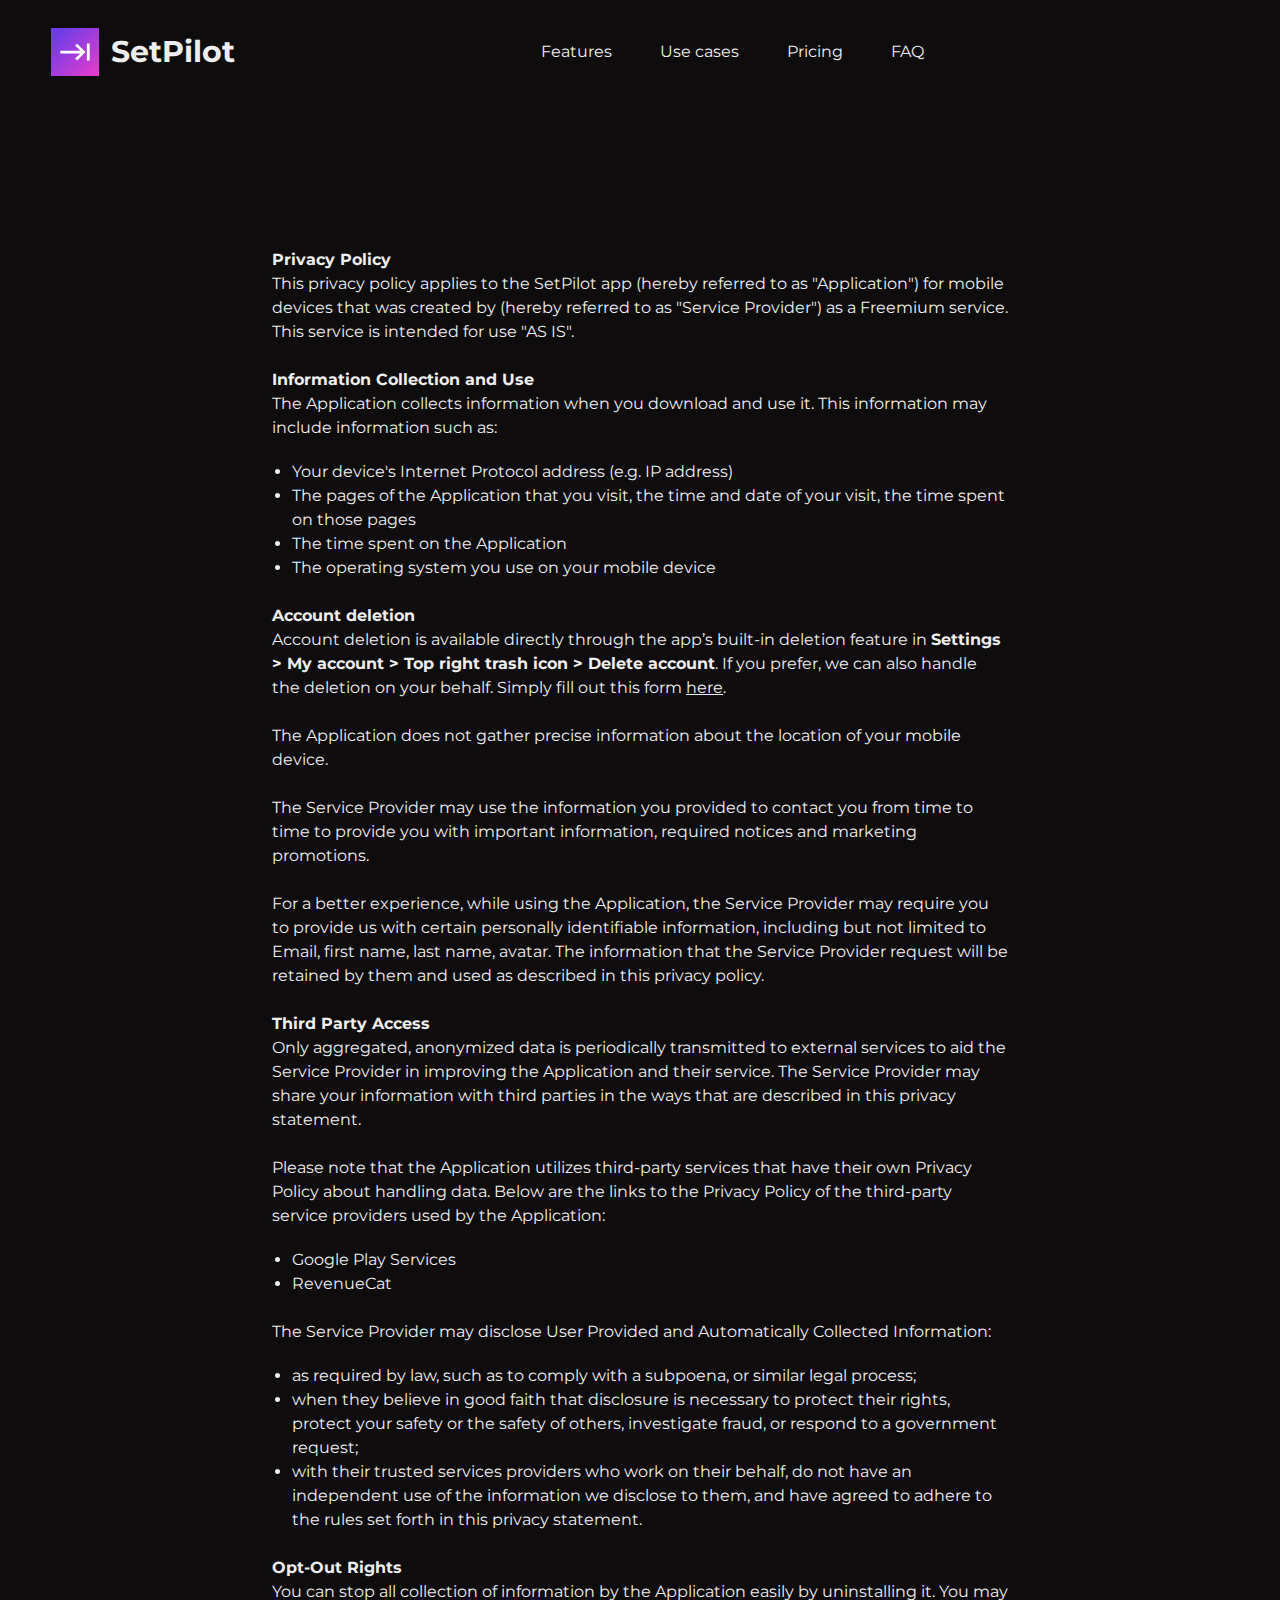
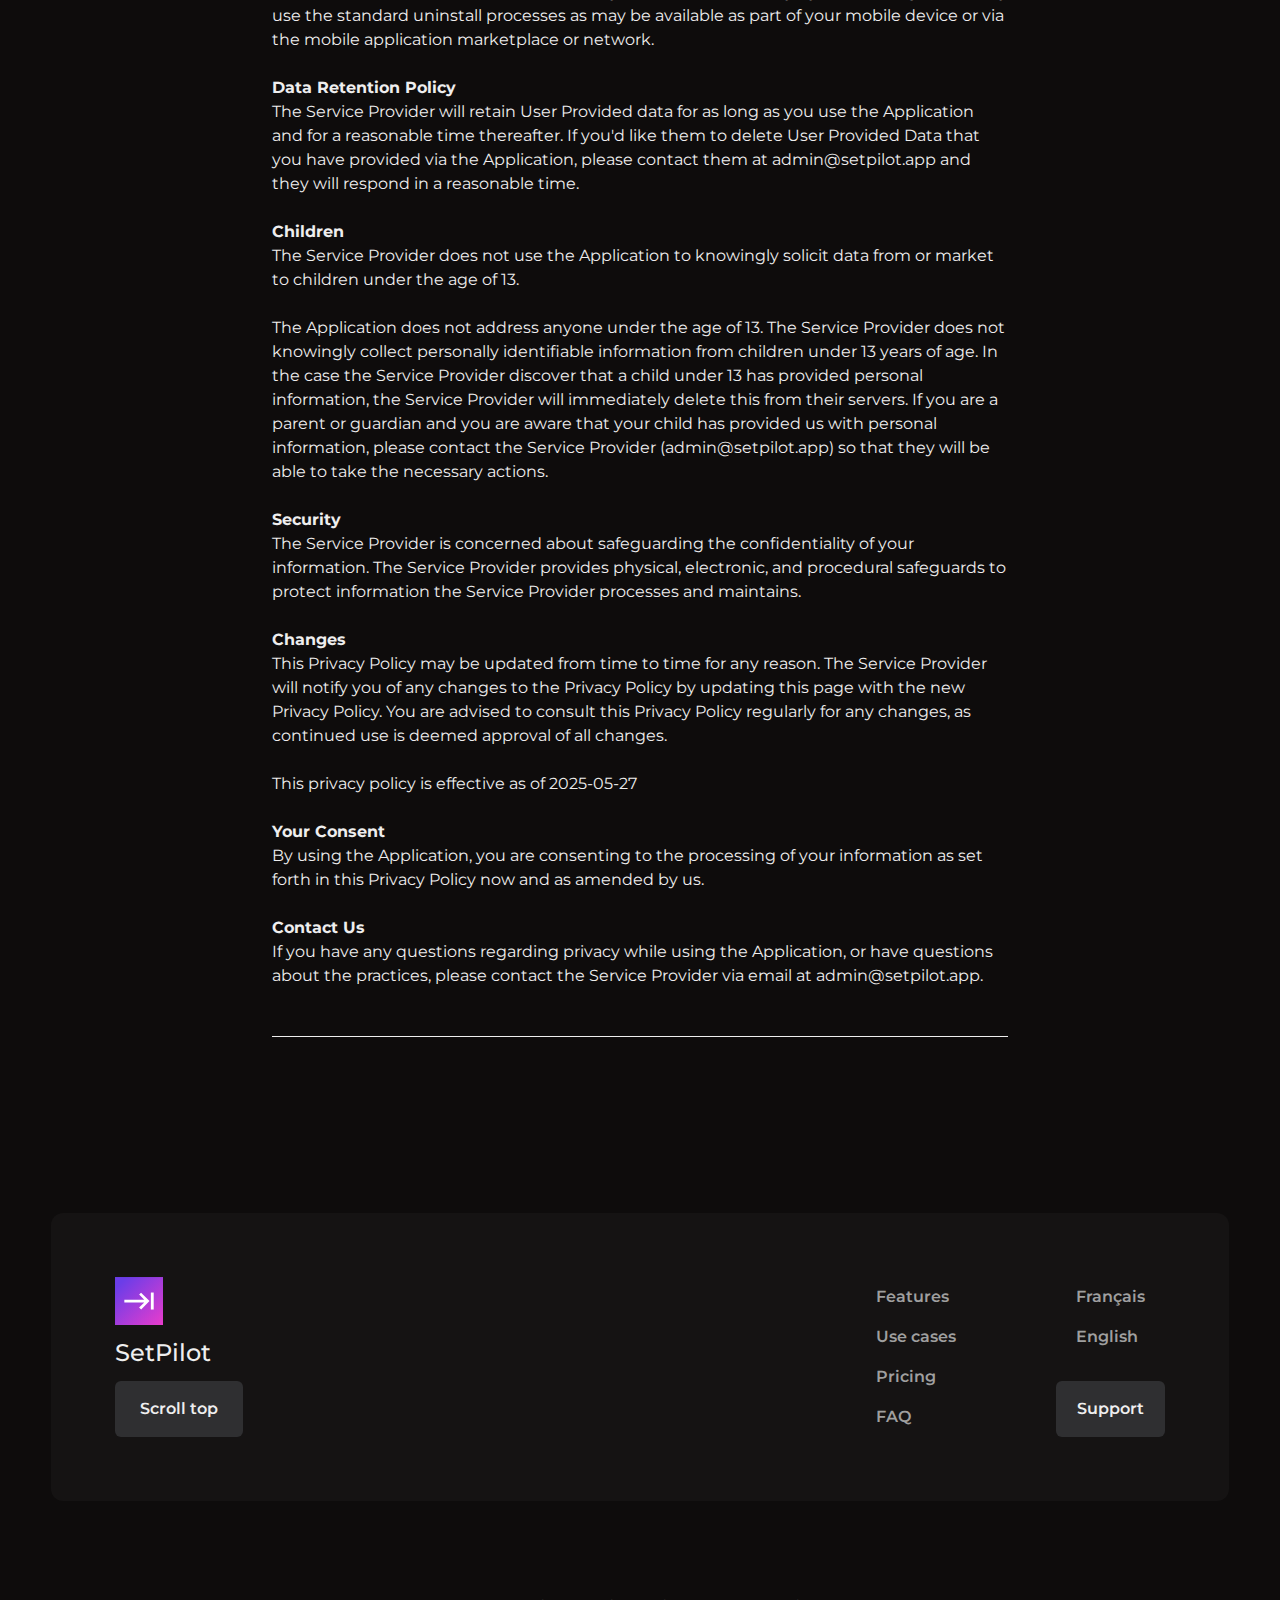
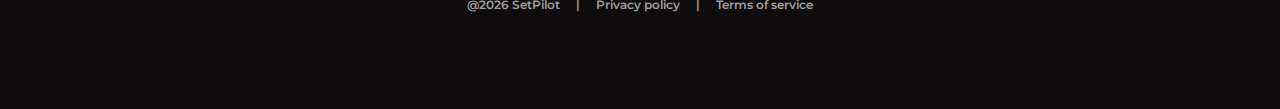
<file: privacy-policy/index.html>
<!DOCTYPE html><html lang="en"> <head><meta charset="utf-8"><meta name="viewport" content="width=device-width"><title>Privacy policy</title><link rel="icon" type="image/svg+xml" href="/favicon.svg"><link rel="manifest" href="/manifest.json"><!-- Google Fonts --><link rel="preconnect" href="https://fonts.googleapis.com"><link rel="preconnect" href="https://fonts.gstatic.com" crossorigin><link href="https://fonts.googleapis.com/css2?family=Montserrat:wght@400;500;600;700&display=swap" rel="stylesheet"><meta name="description" content="Synchronize your whole band on stage"><meta name="theme-color" content="#18181b"><meta property="og:title" content="Privacy policy"><meta property="og:description" content="Synchronize your whole band on stage"><meta property="og:image" content="https://setpilot.app/social-thumbnail.avif"><meta property="og:url" content="https://setpilot.app"><meta property="og:type" content="website"><meta property="og:locale" content="en"><meta property="og:site_name" content="SetPilot - The mobile App for flawless Live shows"><link rel="icon" type="image/png" href="/favicon-96x96.png" sizes="96x96"><link rel="icon" type="image/svg+xml" href="/favicon.svg"><link rel="shortcut icon" href="/favicon.ico"><link rel="apple-touch-icon" sizes="180x180" href="/apple-touch-icon.png"><meta name="apple-mobile-web-app-title" content="SetPilot"><link rel="manifest" href="/site.webmanifest"><link rel="stylesheet" href="/_astro/deletion.pIeSWiVp.css"></head> <body id="top"> <!-- Skip link --> <a class="fixed -top-20 focus-visible:top-0 p-3 bg-black/90 transition-all duration-300" href="#main">Skip to content</a> <!-- Header --> <header class="wrapper bg-loop"> <!-- Wrapper --> <div class="bs-container py-6 flex justify-between items-center"> <!-- Logo --> <a class="flex xl:min-w-32 group items-center gap-3" href="https://setpilot.app" aria-label="SetPilot - The mobile App for flawless Live shows - Home"> <img src="/_astro/logo.C5WIMe0W_1myDoU.svg" alt="SetPilot logo" width="48" height="48" loading="lazy" decoding="async" class="group-hover:-rotate-180 group-hover:scale-80 transition-transform ease-bs-spring duration-1000"> <span class="text-2xl md:text-3xl font-bold text-bs-foreground-light">SetPilot</span> </a> <!-- Nav --> <nav class="hidden col-span-6 md:flex mx-auto self-stretch lg:gap-2"> <!-- Links --> <a class="bs-btn !bg-transparent !font-normal before:translate-y-full hover:before:translate-y-0" href="/#features"> Features </a><a class="bs-btn !bg-transparent !font-normal before:translate-y-full hover:before:translate-y-0" href="/#use-cases"> Use cases </a><a class="bs-btn !bg-transparent !font-normal before:translate-y-full hover:before:translate-y-0" href="/#pricing"> Pricing </a><a class="bs-btn !bg-transparent !font-normal before:translate-y-full hover:before:translate-y-0" href="/#faq"> FAQ </a> </nav> </div> </header> <!-- Main slot --> <main id="main">  <section class="max-w-[92vw] lg:max-w-4xl mx-auto bs-mt-md px-5 md:p-20 flex flex-col justify-between rounded-md privacy-policy"> <strong>Privacy Policy</strong> <p>This privacy policy applies to the SetPilot app (hereby referred to as "Application") for mobile devices that was created by  (hereby referred to as "Service Provider") as a Freemium service. This service is intended for use "AS IS".</p> <br> <strong>Information Collection and Use</strong> <p>The Application collects information when you download and use it. This information may include information such as: </p> <ul> <li>Your device's Internet Protocol address (e.g. IP address)</li> <li>The pages of the Application that you visit, the time and date of your visit, the time spent on those pages</li> <li>The time spent on the Application</li> <li>The operating system you use on your mobile device</li> </ul>  <br> <p><strong>Account deletion</strong></p> <p>Account deletion is available directly through the app’s built-in deletion feature in <strong>Settings > My account > Top right trash icon > Delete account</strong>.
    If you prefer, we can also handle the deletion on your behalf. Simply fill out this form <a href="/deletion" style="text-decoration: underline;">here</a>.</p>  <br> <p>The Application does not gather precise information about the location of your mobile device.</p> <br> <p>The Service Provider may use the information you provided to contact you from time to time to provide you with important information, required notices and marketing promotions.</p> <br> <p>For a better experience, while using the Application, the Service Provider may require you to provide us with certain personally identifiable information, including but not limited to Email, first name, last name, avatar. The information that the Service Provider request will be retained by them and used as described in this privacy policy.</p> <br> <strong>Third Party Access</strong> <p>Only aggregated, anonymized data is periodically transmitted to external services to aid the Service Provider in improving the Application and their service. The Service Provider may share your information with third parties in the ways that are described in this privacy statement.</p> <div> <br> <p>Please note that the Application utilizes third-party services that have their own Privacy Policy about handling data. Below are the links to the Privacy Policy of the third-party service providers used by the Application:</p> <ul> <li><a href="https://www.google.com/policies/privacy/" target="_blank" rel="noopener noreferrer">Google Play Services</a></li> <li><a href="https://www.revenuecat.com/privacy" target="_blank" rel="noopener noreferrer">RevenueCat</a></li> </ul> </div> <br> <p>The Service Provider may disclose User Provided and Automatically Collected Information:</p> <ul> <li>as required by law, such as to comply with a subpoena, or similar legal process;</li> <li>when they believe in good faith that disclosure is necessary to protect their rights, protect your safety or the safety of others, investigate fraud, or respond to a government request;</li> <li>with their trusted services providers who work on their behalf, do not have an independent use of the information we disclose to them, and have agreed to adhere to the rules set forth in this privacy statement.</li> </ul> <br> <strong>Opt-Out Rights</strong> <p>You can stop all collection of information by the Application easily by uninstalling it. You may use the standard uninstall processes as may be available as part of your mobile device or via the mobile application marketplace or network.</p> <br><strong>Data Retention Policy</strong> <p>The Service Provider will retain User Provided data for as long as you use the Application and for a reasonable time thereafter. If you'd like them to delete User Provided Data that you have provided via the Application, please contact them at admin@setpilot.app and they will respond in a reasonable time.</p> <br> <strong>Children</strong> <p>The Service Provider does not use the Application to knowingly solicit data from or market to children under the age of 13.</p> <div> <br> <p>The Application does not address anyone under the age of 13.
    The Service Provider does not knowingly collect personally
    identifiable information from children under 13 years of age. In the case
    the Service Provider discover that a child under 13 has provided
    personal information, the Service Provider will immediately
    delete this from their servers. If you are a parent or guardian
    and you are aware that your child has provided us with
    personal information, please contact the Service Provider (admin@setpilot.app) so that
    they will be able to take the necessary actions.</p> </div> <br> <strong>Security</strong> <p>The Service Provider is concerned about safeguarding the confidentiality of your information. The Service Provider provides physical, electronic, and procedural safeguards to protect information the Service Provider processes and maintains.</p> <br> <strong>Changes</strong> <p>This Privacy Policy may be updated from time to time for any reason. The Service Provider will notify you of any changes to the Privacy Policy by updating this page with the new Privacy Policy. You are advised to consult this Privacy Policy regularly for any changes, as continued use is deemed approval of all changes.</p> <br> <p>This privacy policy is effective as of 2025-05-27</p> <br> <strong>Your Consent</strong> <p>By using the Application, you are consenting to the processing of your information as set forth in this Privacy Policy now and as amended by us.</p> <br> <strong>Contact Us</strong> <p>If you have any questions regarding privacy while using the Application, or have questions about the practices, please contact the Service Provider via email at admin@setpilot.app.</p> <br><br> <hr> </section>  </main> <!-- Footer --> <footer class="@container bs-container my-24 font-semibold text-bs-foreground-dark [&_a]:hover:text-bs-foreground-light [&_a]:transition-color [&_a]:duration-150" id="contact"> <!-- Wrapper --> <div class="bg-bs-surface-2 p-6 md:p-16 rounded-xl grid md:grid-cols-2 gap-8"> <!-- Left col --> <div class="w-max flex flex-col gap-8 md:gap-0 justify-between text-bs-foreground-light"> <!-- Logo --> <a class="flex group" href="#top" aria-label="Back to top"> <img src="/_astro/logo.C5WIMe0W_1myDoU.svg" alt="Logo" width="48" height="48" loading="lazy" decoding="async" class="group-hover:-rotate-180 group-hover:scale-80 transition-transform ease-bs-spring duration-1000"> </a> <!-- CTA title --> <h2 class="bs-h3">SetPilot</h2> <!-- CTA Button --> <!-- <button type="button" class="min-w-32 bs-btn block bg-bs-surface-3" onclick="demo.showModal()">
          { settings.demo.cta }
        </button> --> <button type="button" class="min-w-32 bs-btn block bg-bs-surface-3" onclick="window.scrollTo({ top: 0, behavior: 'smooth' });"> Scroll top </button> </div> <!-- Right col --> <div class="flex gap-10 md:gap-2 lg:gap-20 md:justify-end [&_a]:block md:[&_a]:px-5 [&_a]:py-2"> <!-- Nav --> <nav class="flex flex-col"> <a href="/#features"> Features </a><a href="/#use-cases"> Use cases </a><a href="/#pricing"> Pricing </a><a href="/#faq"> FAQ </a> </nav> <nav class="flex flex-col"> <a href="/fr">Français</a> <a href="/">English</a> <br> <a href="/support" class="bs-btn">Support</a> </nav> </div> </div> <!-- Colophon --> <aside class="bs-container"> <nav class="flex gap-4 justify-center pt-16 md:pt-24 text-xs whitespace-nowrap"> <!-- Copyright/Date --> <a href="https://setpilot.app">@2026 SetPilot</a>
|
<a href="/privacy-policy">Privacy policy</a>
|
<a href="/terms-of-service">Terms of service</a> </nav> </aside> </footer> <script>
    !function(t,e){var o,n,p,r;e.__SV||(window.posthog=e,e._i=[],e.init=function(i,s,a){function g(t,e){var o=e.split(".");2==o.length&&(t=t[o[0]],e=o[1]),t[e]=function(){t.push([e].concat(Array.prototype.slice.call(arguments,0)))}}(p=t.createElement("script")).type="text/javascript",p.crossOrigin="anonymous",p.async=!0,p.src=s.api_host.replace(".i.posthog.com","-assets.i.posthog.com")+"/static/array.js",(r=t.getElementsByTagName("script")[0]).parentNode.insertBefore(p,r);var u=e;for(void 0!==a?u=e[a]=[]:a="posthog",u.people=u.people||[],u.toString=function(t){var e="posthog";return"posthog"!==a&&(e+="."+a),t||(e+=" (stub)"),e},u.people.toString=function(){return u.toString(1)+".people (stub)"},o="init Ee Ps Rs xe ks Is capture We calculateEventProperties Cs register register_once register_for_session unregister unregister_for_session Ds getFeatureFlag getFeatureFlagPayload isFeatureEnabled reloadFeatureFlags updateEarlyAccessFeatureEnrollment getEarlyAccessFeatures on onFeatureFlags onSurveysLoaded onSessionId getSurveys getActiveMatchingSurveys renderSurvey canRenderSurvey canRenderSurveyAsync identify setPersonProperties group resetGroups setPersonPropertiesForFlags resetPersonPropertiesForFlags setGroupPropertiesForFlags resetGroupPropertiesForFlags reset get_distinct_id getGroups get_session_id get_session_replay_url alias set_config startSessionRecording stopSessionRecording sessionRecordingStarted captureException loadToolbar get_property getSessionProperty Fs Ms createPersonProfile As Es opt_in_capturing opt_out_capturing has_opted_in_capturing has_opted_out_capturing clear_opt_in_out_capturing Ts debug Os getPageViewId captureTraceFeedback captureTraceMetric".split(" "),n=0;n<o.length;n++)g(u,o[n]);e._i.push([i,s,a])},e.__SV=1)}(document,window.posthog||[]);
    posthog.init('phc_Slzey7RO8N7rfmTvfHdOWNuevdmPstrgXVNclrjy0RO', {
        api_host: 'https://eu.i.posthog.com',
        defaults: '2025-05-24',
        person_profiles: 'always', // or 'always' to create profiles for anonymous users as well
    })
</script> </body></html>
</file>
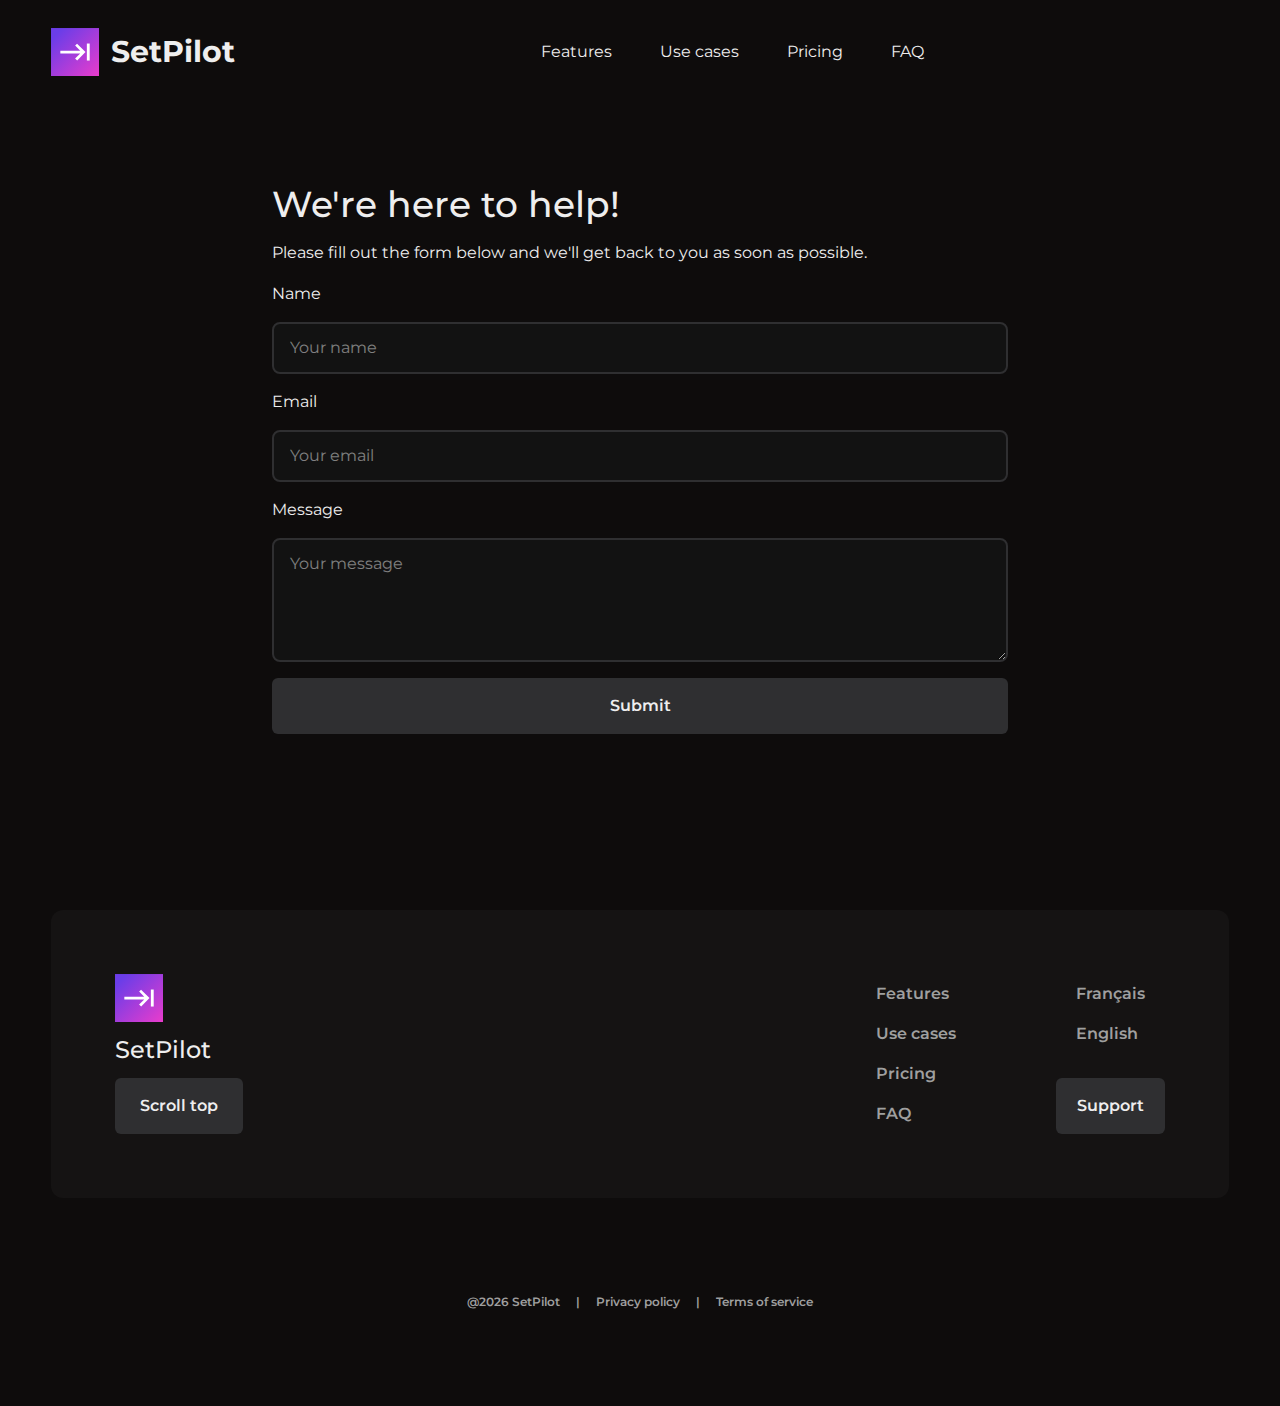
<file: support/index.html>
<!DOCTYPE html><html lang="en"> <head><meta charset="utf-8"><meta name="viewport" content="width=device-width"><title>Support</title><link rel="icon" type="image/svg+xml" href="/favicon.svg"><link rel="manifest" href="/manifest.json"><!-- Google Fonts --><link rel="preconnect" href="https://fonts.googleapis.com"><link rel="preconnect" href="https://fonts.gstatic.com" crossorigin><link href="https://fonts.googleapis.com/css2?family=Montserrat:wght@400;500;600;700&display=swap" rel="stylesheet"><meta name="description" content="Synchronize your whole band on stage"><meta name="theme-color" content="#18181b"><meta property="og:title" content="Support"><meta property="og:description" content="Synchronize your whole band on stage"><meta property="og:image" content="https://setpilot.app/social-thumbnail.avif"><meta property="og:url" content="https://setpilot.app"><meta property="og:type" content="website"><meta property="og:locale" content="en"><meta property="og:site_name" content="SetPilot - The mobile App for flawless Live shows"><link rel="icon" type="image/png" href="/favicon-96x96.png" sizes="96x96"><link rel="icon" type="image/svg+xml" href="/favicon.svg"><link rel="shortcut icon" href="/favicon.ico"><link rel="apple-touch-icon" sizes="180x180" href="/apple-touch-icon.png"><meta name="apple-mobile-web-app-title" content="SetPilot"><link rel="manifest" href="/site.webmanifest"><link rel="stylesheet" href="/_astro/deletion.pIeSWiVp.css">
<style>html:has(dialog[open]){overflow:hidden;backdrop-filter:blur(0);scrollbar-gutter:stable}dialog[data-astro-cid-bonii7em][open]::backdrop{backdrop-filter:blur(50px)}@keyframes scale-up{to{translate:0 0;scale:1}}@media (prefers-reduced-motion: no-preference){dialog[data-astro-cid-bonii7em]{translate:0 2rem;scale:.8}dialog[data-astro-cid-bonii7em][open]{animation:scale-up forwards 1s;animation-timing-function:var(--ease-bs-spring)}}.cursor-pointer[data-astro-cid-bonii7em]{cursor:pointer}
</style></head> <body id="top"> <!-- Skip link --> <a class="fixed -top-20 focus-visible:top-0 p-3 bg-black/90 transition-all duration-300" href="#main">Skip to content</a> <!-- Header --> <header class="wrapper bg-loop"> <!-- Wrapper --> <div class="bs-container py-6 flex justify-between items-center"> <!-- Logo --> <a class="flex xl:min-w-32 group items-center gap-3" href="https://setpilot.app" aria-label="SetPilot - The mobile App for flawless Live shows - Home"> <img src="/_astro/logo.C5WIMe0W_1myDoU.svg" alt="SetPilot logo" width="48" height="48" loading="lazy" decoding="async" class="group-hover:-rotate-180 group-hover:scale-80 transition-transform ease-bs-spring duration-1000"> <span class="text-2xl md:text-3xl font-bold text-bs-foreground-light">SetPilot</span> </a> <!-- Nav --> <nav class="hidden col-span-6 md:flex mx-auto self-stretch lg:gap-2"> <!-- Links --> <a class="bs-btn !bg-transparent !font-normal before:translate-y-full hover:before:translate-y-0" href="/#features"> Features </a><a class="bs-btn !bg-transparent !font-normal before:translate-y-full hover:before:translate-y-0" href="/#use-cases"> Use cases </a><a class="bs-btn !bg-transparent !font-normal before:translate-y-full hover:before:translate-y-0" href="/#pricing"> Pricing </a><a class="bs-btn !bg-transparent !font-normal before:translate-y-full hover:before:translate-y-0" href="/#faq"> FAQ </a> </nav> </div> </header> <!-- Main slot --> <main id="main">  <section class="max-w-[92vw] lg:max-w-4xl mx-auto px-5 md:p-20 flex flex-col justify-between rounded-md" data-astro-cid-bonii7em> <!-- Form --> <form id="signupForm" class="flex gap-6 flex-col" method="POST" data-astro-cid-bonii7em> <div id="formContent" class="flex flex-col gap-4" data-astro-cid-bonii7em> <!-- Intro --> <h1 class="bs-h2" data-astro-cid-bonii7em>We're here to help!</h1> <p class="bs-body-text" data-astro-cid-bonii7em>Please fill out the form below and we'll get back to you as soon as possible.</p> <!-- Form inputs --> <input name="locale" type="hidden" value="en" data-astro-cid-bonii7em> <!-- Name --> <label for="name" data-astro-cid-bonii7em>Name</label> <input id="name" name="name" type="text" class="border-2 rounded-lg bg-bs-surface-0 border-bs-surface-3 form-input px-4 py-3" placeholder="Your name" required data-astro-cid-bonii7em> <!-- Email --> <label for="email" data-astro-cid-bonii7em>Email</label> <input id="email" name="email" type="email" class="border-2 rounded-lg bg-bs-surface-0 border-bs-surface-3 form-input px-4 py-3" placeholder="Your email" required data-astro-cid-bonii7em> <label for="email" data-astro-cid-bonii7em>Message</label> <textarea id="message" name="message" rows="4" class="border-2 rounded-lg bg-bs-surface-0 border-bs-surface-3 form-input px-4 py-3" placeholder="Your message" required data-astro-cid-bonii7em></textarea> <!-- Submit --> <button type="submit" class="bs-btn form-input px-4 py-3 cursor-pointer" data-astro-cid-bonii7em>Submit</button> </div> <!-- Loading State --> <div id="loadingState" class="hidden flex flex-col items-center justify-center gap-4" data-astro-cid-bonii7em> <div class="animate-spin rounded-full h-12 w-12 border-b-2 border-bs-surface-3" data-astro-cid-bonii7em></div> <p class="text-bs-surface-3" data-astro-cid-bonii7em>Submitting...</p> </div> <!-- Success State --> <div id="successState" class="hidden flex flex-col items-center justify-center gap-4" data-astro-cid-bonii7em> <p class="text-center" data-astro-cid-bonii7em>Your message has been sent, we'll get back to you as soon as possible.</p> </div> </form> </section>  </main> <!-- Footer --> <footer class="@container bs-container my-24 font-semibold text-bs-foreground-dark [&_a]:hover:text-bs-foreground-light [&_a]:transition-color [&_a]:duration-150" id="contact"> <!-- Wrapper --> <div class="bg-bs-surface-2 p-6 md:p-16 rounded-xl grid md:grid-cols-2 gap-8"> <!-- Left col --> <div class="w-max flex flex-col gap-8 md:gap-0 justify-between text-bs-foreground-light"> <!-- Logo --> <a class="flex group" href="#top" aria-label="Back to top"> <img src="/_astro/logo.C5WIMe0W_1myDoU.svg" alt="Logo" width="48" height="48" loading="lazy" decoding="async" class="group-hover:-rotate-180 group-hover:scale-80 transition-transform ease-bs-spring duration-1000"> </a> <!-- CTA title --> <h2 class="bs-h3">SetPilot</h2> <!-- CTA Button --> <!-- <button type="button" class="min-w-32 bs-btn block bg-bs-surface-3" onclick="demo.showModal()">
          { settings.demo.cta }
        </button> --> <button type="button" class="min-w-32 bs-btn block bg-bs-surface-3" onclick="window.scrollTo({ top: 0, behavior: 'smooth' });"> Scroll top </button> </div> <!-- Right col --> <div class="flex gap-10 md:gap-2 lg:gap-20 md:justify-end [&_a]:block md:[&_a]:px-5 [&_a]:py-2"> <!-- Nav --> <nav class="flex flex-col"> <a href="/#features"> Features </a><a href="/#use-cases"> Use cases </a><a href="/#pricing"> Pricing </a><a href="/#faq"> FAQ </a> </nav> <nav class="flex flex-col"> <a href="/fr">Français</a> <a href="/">English</a> <br> <a href="/support" class="bs-btn">Support</a> </nav> </div> </div> <!-- Colophon --> <aside class="bs-container"> <nav class="flex gap-4 justify-center pt-16 md:pt-24 text-xs whitespace-nowrap"> <!-- Copyright/Date --> <a href="https://setpilot.app">@2026 SetPilot</a>
|
<a href="/privacy-policy">Privacy policy</a>
|
<a href="/terms-of-service">Terms of service</a> </nav> </aside> </footer> <script>
    !function(t,e){var o,n,p,r;e.__SV||(window.posthog=e,e._i=[],e.init=function(i,s,a){function g(t,e){var o=e.split(".");2==o.length&&(t=t[o[0]],e=o[1]),t[e]=function(){t.push([e].concat(Array.prototype.slice.call(arguments,0)))}}(p=t.createElement("script")).type="text/javascript",p.crossOrigin="anonymous",p.async=!0,p.src=s.api_host.replace(".i.posthog.com","-assets.i.posthog.com")+"/static/array.js",(r=t.getElementsByTagName("script")[0]).parentNode.insertBefore(p,r);var u=e;for(void 0!==a?u=e[a]=[]:a="posthog",u.people=u.people||[],u.toString=function(t){var e="posthog";return"posthog"!==a&&(e+="."+a),t||(e+=" (stub)"),e},u.people.toString=function(){return u.toString(1)+".people (stub)"},o="init Ee Ps Rs xe ks Is capture We calculateEventProperties Cs register register_once register_for_session unregister unregister_for_session Ds getFeatureFlag getFeatureFlagPayload isFeatureEnabled reloadFeatureFlags updateEarlyAccessFeatureEnrollment getEarlyAccessFeatures on onFeatureFlags onSurveysLoaded onSessionId getSurveys getActiveMatchingSurveys renderSurvey canRenderSurvey canRenderSurveyAsync identify setPersonProperties group resetGroups setPersonPropertiesForFlags resetPersonPropertiesForFlags setGroupPropertiesForFlags resetGroupPropertiesForFlags reset get_distinct_id getGroups get_session_id get_session_replay_url alias set_config startSessionRecording stopSessionRecording sessionRecordingStarted captureException loadToolbar get_property getSessionProperty Fs Ms createPersonProfile As Es opt_in_capturing opt_out_capturing has_opted_in_capturing has_opted_out_capturing clear_opt_in_out_capturing Ts debug Os getPageViewId captureTraceFeedback captureTraceMetric".split(" "),n=0;n<o.length;n++)g(u,o[n]);e._i.push([i,s,a])},e.__SV=1)}(document,window.posthog||[]);
    posthog.init('phc_Slzey7RO8N7rfmTvfHdOWNuevdmPstrgXVNclrjy0RO', {
        api_host: 'https://eu.i.posthog.com',
        defaults: '2025-05-24',
        person_profiles: 'always', // or 'always' to create profiles for anonymous users as well
    })
</script> </body></html> <script type="module">const t=document.getElementById("signupForm"),n=document.getElementById("formContent"),e=document.getElementById("loadingState"),o=document.getElementById("successState");if(!t||!n||!e||!o)throw console.error("Required form elements not found"),new Error("Required form elements not found");t.addEventListener("submit",async s=>{s.preventDefault(),n.classList.add("hidden"),e.classList.remove("hidden");const d=new FormData(t),c=Object.fromEntries(d.entries());fetch("https://submit-form.com/GKCHn03RI",{method:"POST",headers:{"Content-Type":"application/json",Accept:"application/json"},body:JSON.stringify(c)}).then(function(r){e.classList.add("hidden"),o.classList.remove("hidden")}).catch(function(r){e.classList.add("hidden"),n.classList.remove("hidden")})});</script>
</file>
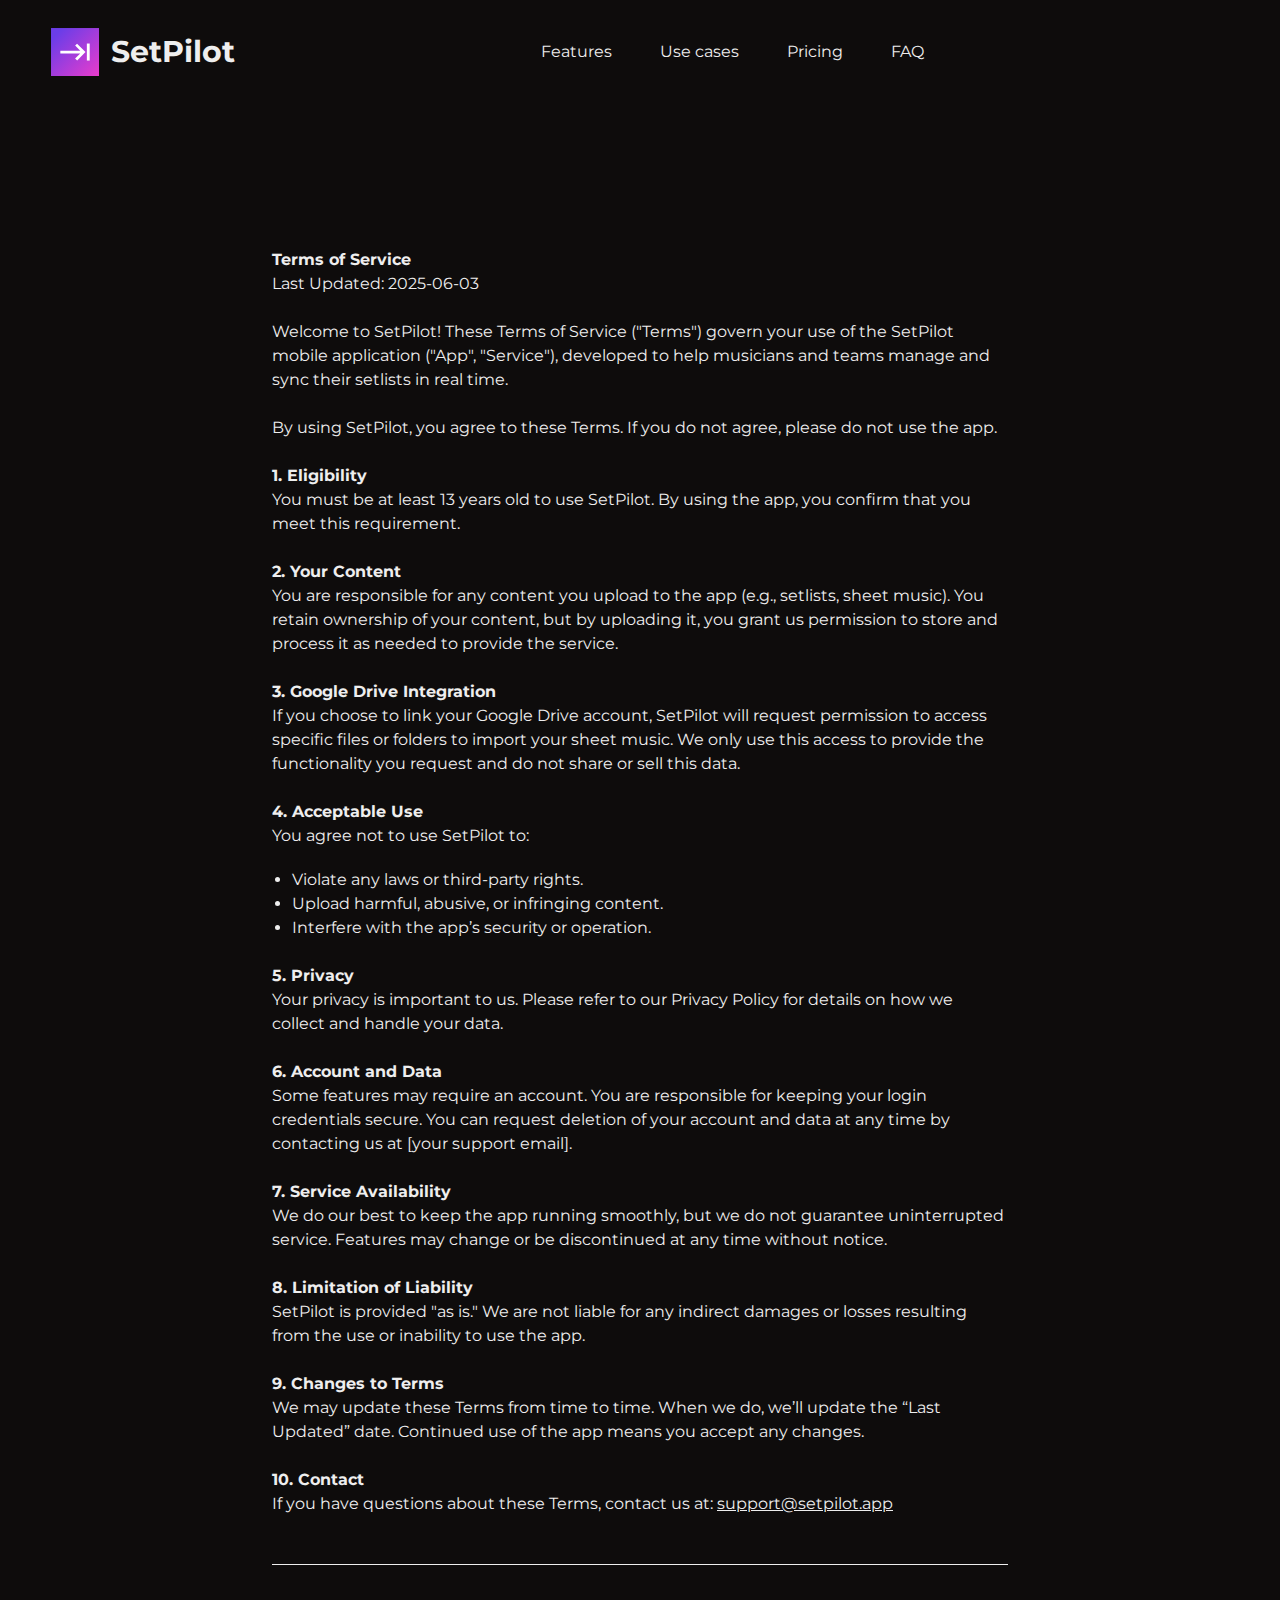
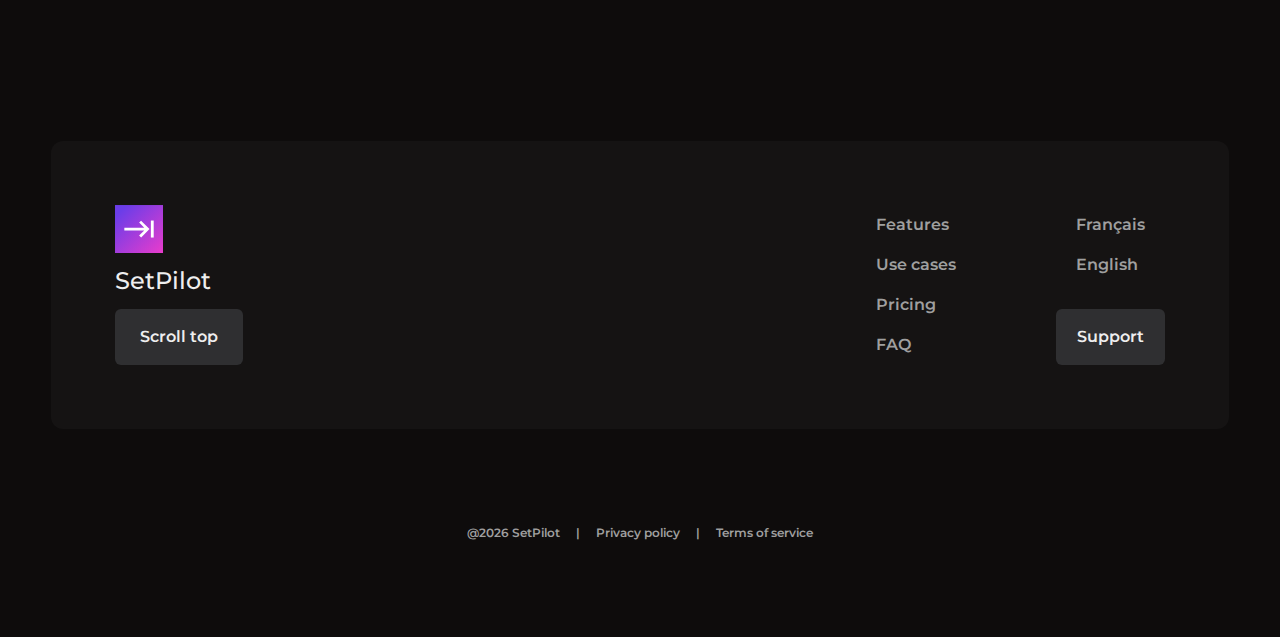
<file: terms-of-service/index.html>
<!DOCTYPE html><html lang="en"> <head><meta charset="utf-8"><meta name="viewport" content="width=device-width"><title>Terms of service</title><link rel="icon" type="image/svg+xml" href="/favicon.svg"><link rel="manifest" href="/manifest.json"><!-- Google Fonts --><link rel="preconnect" href="https://fonts.googleapis.com"><link rel="preconnect" href="https://fonts.gstatic.com" crossorigin><link href="https://fonts.googleapis.com/css2?family=Montserrat:wght@400;500;600;700&display=swap" rel="stylesheet"><meta name="description" content="Synchronize your whole band on stage"><meta name="theme-color" content="#18181b"><meta property="og:title" content="Terms of service"><meta property="og:description" content="Synchronize your whole band on stage"><meta property="og:image" content="https://setpilot.app/social-thumbnail.avif"><meta property="og:url" content="https://setpilot.app"><meta property="og:type" content="website"><meta property="og:locale" content="en"><meta property="og:site_name" content="SetPilot - The mobile App for flawless Live shows"><link rel="icon" type="image/png" href="/favicon-96x96.png" sizes="96x96"><link rel="icon" type="image/svg+xml" href="/favicon.svg"><link rel="shortcut icon" href="/favicon.ico"><link rel="apple-touch-icon" sizes="180x180" href="/apple-touch-icon.png"><meta name="apple-mobile-web-app-title" content="SetPilot"><link rel="manifest" href="/site.webmanifest"><link rel="stylesheet" href="/_astro/deletion.pIeSWiVp.css"></head> <body id="top"> <!-- Skip link --> <a class="fixed -top-20 focus-visible:top-0 p-3 bg-black/90 transition-all duration-300" href="#main">Skip to content</a> <!-- Header --> <header class="wrapper bg-loop"> <!-- Wrapper --> <div class="bs-container py-6 flex justify-between items-center"> <!-- Logo --> <a class="flex xl:min-w-32 group items-center gap-3" href="https://setpilot.app" aria-label="SetPilot - The mobile App for flawless Live shows - Home"> <img src="/_astro/logo.C5WIMe0W_1myDoU.svg" alt="SetPilot logo" width="48" height="48" loading="lazy" decoding="async" class="group-hover:-rotate-180 group-hover:scale-80 transition-transform ease-bs-spring duration-1000"> <span class="text-2xl md:text-3xl font-bold text-bs-foreground-light">SetPilot</span> </a> <!-- Nav --> <nav class="hidden col-span-6 md:flex mx-auto self-stretch lg:gap-2"> <!-- Links --> <a class="bs-btn !bg-transparent !font-normal before:translate-y-full hover:before:translate-y-0" href="/#features"> Features </a><a class="bs-btn !bg-transparent !font-normal before:translate-y-full hover:before:translate-y-0" href="/#use-cases"> Use cases </a><a class="bs-btn !bg-transparent !font-normal before:translate-y-full hover:before:translate-y-0" href="/#pricing"> Pricing </a><a class="bs-btn !bg-transparent !font-normal before:translate-y-full hover:before:translate-y-0" href="/#faq"> FAQ </a> </nav> </div> </header> <!-- Main slot --> <main id="main">  <section class="max-w-[92vw] lg:max-w-4xl mx-auto bs-mt-md px-5 md:p-20 flex flex-col justify-between rounded-md privacy-policy"> <strong>Terms of Service</strong> <p>Last Updated: 2025-06-03</p> <br> <p>Welcome to SetPilot! These Terms of Service ("Terms") govern your use of the SetPilot mobile application ("App", "Service"), developed to help musicians and teams manage and sync their setlists in real time.</p> <br> <p>By using SetPilot, you agree to these Terms. If you do not agree, please do not use the app.</p> <br> <strong>1. Eligibility</strong> <p>You must be at least 13 years old to use SetPilot. By using the app, you confirm that you meet this requirement.</p> <br> <strong>2. Your Content</strong> <p>You are responsible for any content you upload to the app (e.g., setlists, sheet music). You retain ownership of your content, but by uploading it, you grant us permission to store and process it as needed to provide the service.</p> <br> <strong>3. Google Drive Integration</strong> <p>If you choose to link your Google Drive account, SetPilot will request permission to access specific files or folders to import your sheet music. We only use this access to provide the functionality you request and do not share or sell this data.</p> <br> <strong>4. Acceptable Use</strong> <p>You agree not to use SetPilot to:</p> <ul> <li>Violate any laws or third-party rights.</li> <li>Upload harmful, abusive, or infringing content.</li> <li>Interfere with the app’s security or operation.</li> </ul> <br> <strong>5. Privacy</strong> <p>Your privacy is important to us. Please refer to our Privacy Policy for details on how we collect and handle your data.</p> <br> <strong>6. Account and Data</strong> <p>Some features may require an account. You are responsible for keeping your login credentials secure. You can request deletion of your account and data at any time by contacting us at [your support email].</p> <br> <strong>7. Service Availability</strong> <p>We do our best to keep the app running smoothly, but we do not guarantee uninterrupted service. Features may change or be discontinued at any time without notice.</p> <br> <strong>8. Limitation of Liability</strong> <p>SetPilot is provided "as is." We are not liable for any indirect damages or losses resulting from the use or inability to use the app.</p> <br> <strong>9. Changes to Terms</strong> <p>We may update these Terms from time to time. When we do, we’ll update the “Last Updated” date. Continued use of the app means you accept any changes.</p> <br> <strong>10. Contact</strong> <p>If you have questions about these Terms, contact us at: <a href="mailto:support@setpilot.app" style="text-decoration: underline">support@setpilot.app</a></p> <br><br> <hr> </section>  </main> <!-- Footer --> <footer class="@container bs-container my-24 font-semibold text-bs-foreground-dark [&_a]:hover:text-bs-foreground-light [&_a]:transition-color [&_a]:duration-150" id="contact"> <!-- Wrapper --> <div class="bg-bs-surface-2 p-6 md:p-16 rounded-xl grid md:grid-cols-2 gap-8"> <!-- Left col --> <div class="w-max flex flex-col gap-8 md:gap-0 justify-between text-bs-foreground-light"> <!-- Logo --> <a class="flex group" href="#top" aria-label="Back to top"> <img src="/_astro/logo.C5WIMe0W_1myDoU.svg" alt="Logo" width="48" height="48" loading="lazy" decoding="async" class="group-hover:-rotate-180 group-hover:scale-80 transition-transform ease-bs-spring duration-1000"> </a> <!-- CTA title --> <h2 class="bs-h3">SetPilot</h2> <!-- CTA Button --> <!-- <button type="button" class="min-w-32 bs-btn block bg-bs-surface-3" onclick="demo.showModal()">
          { settings.demo.cta }
        </button> --> <button type="button" class="min-w-32 bs-btn block bg-bs-surface-3" onclick="window.scrollTo({ top: 0, behavior: 'smooth' });"> Scroll top </button> </div> <!-- Right col --> <div class="flex gap-10 md:gap-2 lg:gap-20 md:justify-end [&_a]:block md:[&_a]:px-5 [&_a]:py-2"> <!-- Nav --> <nav class="flex flex-col"> <a href="/#features"> Features </a><a href="/#use-cases"> Use cases </a><a href="/#pricing"> Pricing </a><a href="/#faq"> FAQ </a> </nav> <nav class="flex flex-col"> <a href="/fr">Français</a> <a href="/">English</a> <br> <a href="/support" class="bs-btn">Support</a> </nav> </div> </div> <!-- Colophon --> <aside class="bs-container"> <nav class="flex gap-4 justify-center pt-16 md:pt-24 text-xs whitespace-nowrap"> <!-- Copyright/Date --> <a href="https://setpilot.app">@2026 SetPilot</a>
|
<a href="/privacy-policy">Privacy policy</a>
|
<a href="/terms-of-service">Terms of service</a> </nav> </aside> </footer> <script>
    !function(t,e){var o,n,p,r;e.__SV||(window.posthog=e,e._i=[],e.init=function(i,s,a){function g(t,e){var o=e.split(".");2==o.length&&(t=t[o[0]],e=o[1]),t[e]=function(){t.push([e].concat(Array.prototype.slice.call(arguments,0)))}}(p=t.createElement("script")).type="text/javascript",p.crossOrigin="anonymous",p.async=!0,p.src=s.api_host.replace(".i.posthog.com","-assets.i.posthog.com")+"/static/array.js",(r=t.getElementsByTagName("script")[0]).parentNode.insertBefore(p,r);var u=e;for(void 0!==a?u=e[a]=[]:a="posthog",u.people=u.people||[],u.toString=function(t){var e="posthog";return"posthog"!==a&&(e+="."+a),t||(e+=" (stub)"),e},u.people.toString=function(){return u.toString(1)+".people (stub)"},o="init Ee Ps Rs xe ks Is capture We calculateEventProperties Cs register register_once register_for_session unregister unregister_for_session Ds getFeatureFlag getFeatureFlagPayload isFeatureEnabled reloadFeatureFlags updateEarlyAccessFeatureEnrollment getEarlyAccessFeatures on onFeatureFlags onSurveysLoaded onSessionId getSurveys getActiveMatchingSurveys renderSurvey canRenderSurvey canRenderSurveyAsync identify setPersonProperties group resetGroups setPersonPropertiesForFlags resetPersonPropertiesForFlags setGroupPropertiesForFlags resetGroupPropertiesForFlags reset get_distinct_id getGroups get_session_id get_session_replay_url alias set_config startSessionRecording stopSessionRecording sessionRecordingStarted captureException loadToolbar get_property getSessionProperty Fs Ms createPersonProfile As Es opt_in_capturing opt_out_capturing has_opted_in_capturing has_opted_out_capturing clear_opt_in_out_capturing Ts debug Os getPageViewId captureTraceFeedback captureTraceMetric".split(" "),n=0;n<o.length;n++)g(u,o[n]);e._i.push([i,s,a])},e.__SV=1)}(document,window.posthog||[]);
    posthog.init('phc_Slzey7RO8N7rfmTvfHdOWNuevdmPstrgXVNclrjy0RO', {
        api_host: 'https://eu.i.posthog.com',
        defaults: '2025-05-24',
        person_profiles: 'always', // or 'always' to create profiles for anonymous users as well
    })
</script> </body></html>
</file>
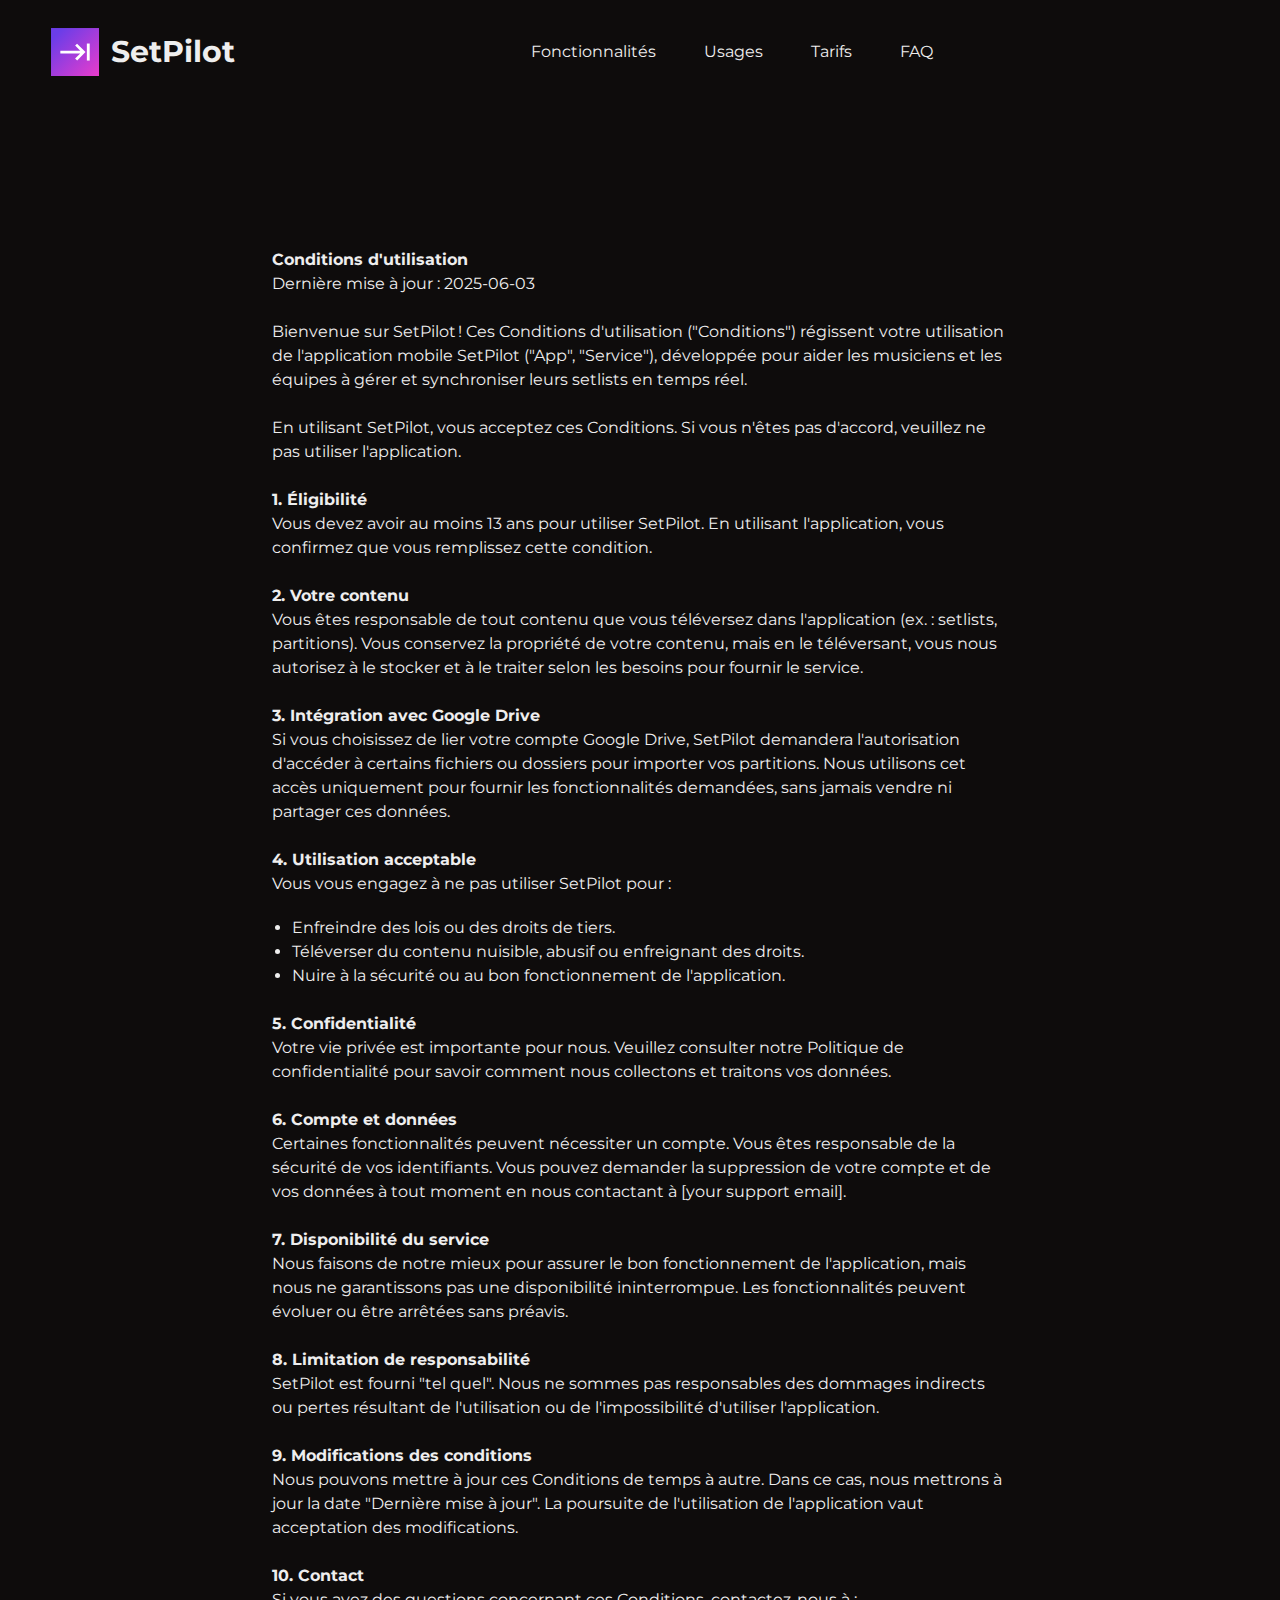
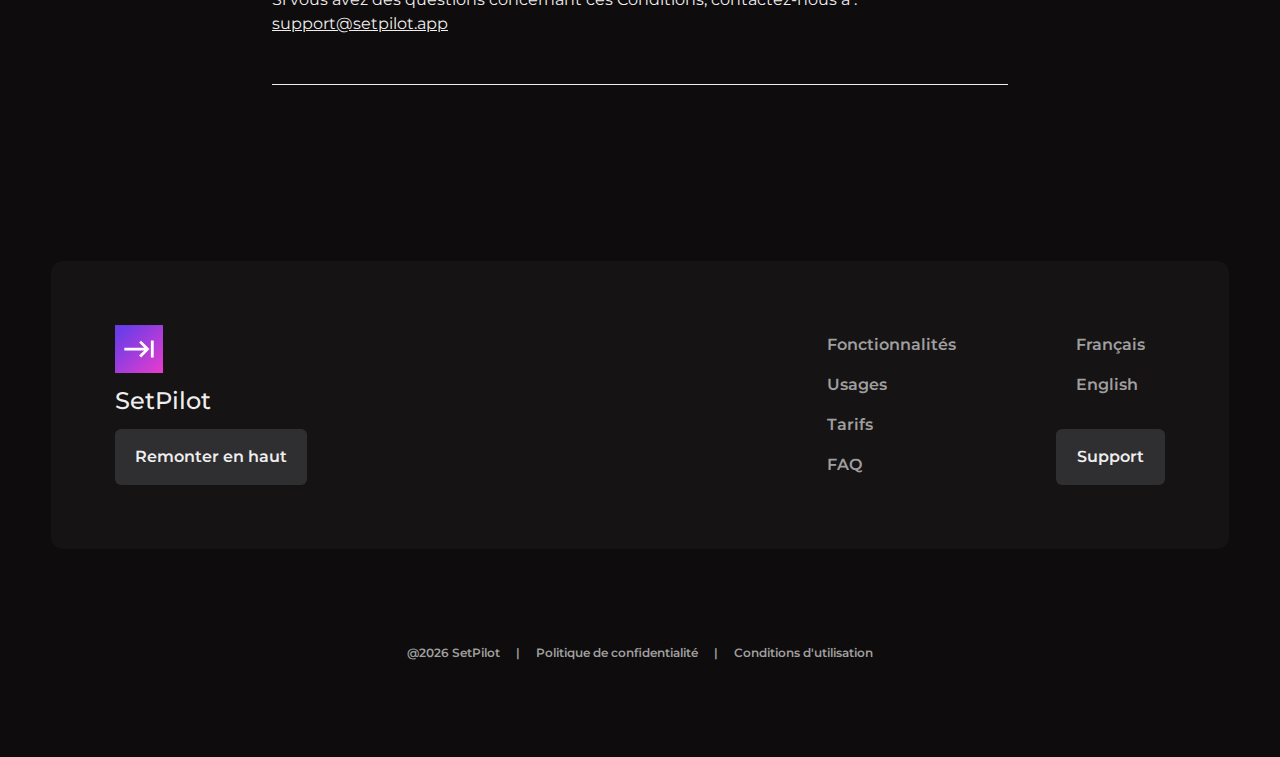
<file: fr/conditions-d-utilisation/index.html>
<!DOCTYPE html><html lang="fr"> <head><meta charset="utf-8"><meta name="viewport" content="width=device-width"><title>Conditions d&#39;utilisation</title><link rel="icon" type="image/svg+xml" href="/favicon.svg"><link rel="manifest" href="/manifest.json"><!-- Google Fonts --><link rel="preconnect" href="https://fonts.googleapis.com"><link rel="preconnect" href="https://fonts.gstatic.com" crossorigin><link href="https://fonts.googleapis.com/css2?family=Montserrat:wght@400;500;600;700&display=swap" rel="stylesheet"><meta name="description" content="Synchronisez tout votre groupe sur scène"><meta name="theme-color" content="#18181b"><meta property="og:title" content="Conditions d'utilisation"><meta property="og:description" content="Synchronisez tout votre groupe sur scène"><meta property="og:image" content="https://setpilot.app/social-thumbnail.avif"><meta property="og:url" content="https://setpilot.app/fr/"><meta property="og:type" content="website"><meta property="og:locale" content="fr"><meta property="og:site_name" content="SetPilot - L'appli mobile pour des Setlists synchronisées"><link rel="icon" type="image/png" href="/favicon-96x96.png" sizes="96x96"><link rel="icon" type="image/svg+xml" href="/favicon.svg"><link rel="shortcut icon" href="/favicon.ico"><link rel="apple-touch-icon" sizes="180x180" href="/apple-touch-icon.png"><meta name="apple-mobile-web-app-title" content="SetPilot"><link rel="manifest" href="/site.webmanifest"><link rel="stylesheet" href="/_astro/deletion.pIeSWiVp.css"></head> <body id="top"> <!-- Skip link --> <a class="fixed -top-20 focus-visible:top-0 p-3 bg-black/90 transition-all duration-300" href="#main">Skip to content</a> <!-- Header --> <header class="wrapper bg-loop"> <!-- Wrapper --> <div class="bs-container py-6 flex justify-between items-center"> <!-- Logo --> <a class="flex xl:min-w-32 group items-center gap-3" href="https://setpilot.app/fr/" aria-label="SetPilot - L'appli mobile pour des Setlists synchronisées - Home"> <img src="/_astro/logo.C5WIMe0W_1myDoU.svg" alt="SetPilot logo" width="48" height="48" loading="lazy" decoding="async" class="group-hover:-rotate-180 group-hover:scale-80 transition-transform ease-bs-spring duration-1000"> <span class="text-2xl md:text-3xl font-bold text-bs-foreground-light">SetPilot</span> </a> <!-- Nav --> <nav class="hidden col-span-6 md:flex mx-auto self-stretch lg:gap-2"> <!-- Links --> <a class="bs-btn !bg-transparent !font-normal before:translate-y-full hover:before:translate-y-0" href="/fr/#features"> Fonctionnalités </a><a class="bs-btn !bg-transparent !font-normal before:translate-y-full hover:before:translate-y-0" href="/fr/#use-cases"> Usages </a><a class="bs-btn !bg-transparent !font-normal before:translate-y-full hover:before:translate-y-0" href="/fr/#pricing"> Tarifs </a><a class="bs-btn !bg-transparent !font-normal before:translate-y-full hover:before:translate-y-0" href="/fr/#faq"> FAQ </a> </nav> </div> </header> <!-- Main slot --> <main id="main">  <section class="max-w-[92vw] lg:max-w-4xl mx-auto bs-mt-md px-5 md:p-20 flex flex-col justify-between rounded-md privacy-policy"> <strong>Conditions d'utilisation</strong> <p>Dernière mise à jour : 2025-06-03</p> <br> <p>Bienvenue sur SetPilot ! Ces Conditions d'utilisation ("Conditions") régissent votre utilisation de l'application mobile SetPilot ("App", "Service"), développée pour aider les musiciens et les équipes à gérer et synchroniser leurs setlists en temps réel.</p> <br> <p>En utilisant SetPilot, vous acceptez ces Conditions. Si vous n'êtes pas d'accord, veuillez ne pas utiliser l'application.</p> <br> <strong>1. Éligibilité</strong> <p>Vous devez avoir au moins 13 ans pour utiliser SetPilot. En utilisant l'application, vous confirmez que vous remplissez cette condition.</p> <br> <strong>2. Votre contenu</strong> <p>Vous êtes responsable de tout contenu que vous téléversez dans l'application (ex. : setlists, partitions). Vous conservez la propriété de votre contenu, mais en le téléversant, vous nous autorisez à le stocker et à le traiter selon les besoins pour fournir le service.</p> <br> <strong>3. Intégration avec Google Drive</strong> <p>Si vous choisissez de lier votre compte Google Drive, SetPilot demandera l'autorisation d'accéder à certains fichiers ou dossiers pour importer vos partitions. Nous utilisons cet accès uniquement pour fournir les fonctionnalités demandées, sans jamais vendre ni partager ces données.</p> <br> <strong>4. Utilisation acceptable</strong> <p>Vous vous engagez à ne pas utiliser SetPilot pour :</p> <ul> <li>Enfreindre des lois ou des droits de tiers.</li> <li>Téléverser du contenu nuisible, abusif ou enfreignant des droits.</li> <li>Nuire à la sécurité ou au bon fonctionnement de l'application.</li> </ul> <br> <strong>5. Confidentialité</strong> <p>Votre vie privée est importante pour nous. Veuillez consulter notre Politique de confidentialité pour savoir comment nous collectons et traitons vos données.</p> <br> <strong>6. Compte et données</strong> <p>Certaines fonctionnalités peuvent nécessiter un compte. Vous êtes responsable de la sécurité de vos identifiants. Vous pouvez demander la suppression de votre compte et de vos données à tout moment en nous contactant à [your support email].</p> <br> <strong>7. Disponibilité du service</strong> <p>Nous faisons de notre mieux pour assurer le bon fonctionnement de l'application, mais nous ne garantissons pas une disponibilité ininterrompue. Les fonctionnalités peuvent évoluer ou être arrêtées sans préavis.</p> <br> <strong>8. Limitation de responsabilité</strong> <p>SetPilot est fourni "tel quel". Nous ne sommes pas responsables des dommages indirects ou pertes résultant de l'utilisation ou de l'impossibilité d'utiliser l'application.</p> <br> <strong>9. Modifications des conditions</strong> <p>Nous pouvons mettre à jour ces Conditions de temps à autre. Dans ce cas, nous mettrons à jour la date "Dernière mise à jour". La poursuite de l'utilisation de l'application vaut acceptation des modifications.</p> <br> <strong>10. Contact</strong> <p>Si vous avez des questions concernant ces Conditions, contactez-nous à : <a href="mailto:support@setpilot.app" style="text-decoration: underline">support@setpilot.app</a></p> <br><br> <hr> </section>  </main> <!-- Footer --> <footer class="@container bs-container my-24 font-semibold text-bs-foreground-dark [&_a]:hover:text-bs-foreground-light [&_a]:transition-color [&_a]:duration-150" id="contact"> <!-- Wrapper --> <div class="bg-bs-surface-2 p-6 md:p-16 rounded-xl grid md:grid-cols-2 gap-8"> <!-- Left col --> <div class="w-max flex flex-col gap-8 md:gap-0 justify-between text-bs-foreground-light"> <!-- Logo --> <a class="flex group" href="#top" aria-label="Back to top"> <img src="/_astro/logo.C5WIMe0W_1myDoU.svg" alt="Logo" width="48" height="48" loading="lazy" decoding="async" class="group-hover:-rotate-180 group-hover:scale-80 transition-transform ease-bs-spring duration-1000"> </a> <!-- CTA title --> <h2 class="bs-h3">SetPilot</h2> <!-- CTA Button --> <!-- <button type="button" class="min-w-32 bs-btn block bg-bs-surface-3" onclick="demo.showModal()">
          { settings.demo.cta }
        </button> --> <button type="button" class="min-w-32 bs-btn block bg-bs-surface-3" onclick="window.scrollTo({ top: 0, behavior: 'smooth' });"> Remonter en haut </button> </div> <!-- Right col --> <div class="flex gap-10 md:gap-2 lg:gap-20 md:justify-end [&_a]:block md:[&_a]:px-5 [&_a]:py-2"> <!-- Nav --> <nav class="flex flex-col"> <a href="/fr/#features"> Fonctionnalités </a><a href="/fr/#use-cases"> Usages </a><a href="/fr/#pricing"> Tarifs </a><a href="/fr/#faq"> FAQ </a> </nav> <nav class="flex flex-col"> <a href="/fr">Français</a> <a href="/">English</a> <br> <a href="/fr/support" class="bs-btn">Support</a> </nav> </div> </div> <!-- Colophon --> <aside class="bs-container"> <nav class="flex gap-4 justify-center pt-16 md:pt-24 text-xs whitespace-nowrap"> <!-- Copyright/Date --> <a href="https://setpilot.app">@2026 SetPilot</a>
|
<a href="/fr/politique-de-confidentialite">Politique de confidentialité</a>
|
<a href="/fr/conditions-d-utilisation">Conditions d&#39;utilisation</a> </nav> </aside> </footer> <script>
    !function(t,e){var o,n,p,r;e.__SV||(window.posthog=e,e._i=[],e.init=function(i,s,a){function g(t,e){var o=e.split(".");2==o.length&&(t=t[o[0]],e=o[1]),t[e]=function(){t.push([e].concat(Array.prototype.slice.call(arguments,0)))}}(p=t.createElement("script")).type="text/javascript",p.crossOrigin="anonymous",p.async=!0,p.src=s.api_host.replace(".i.posthog.com","-assets.i.posthog.com")+"/static/array.js",(r=t.getElementsByTagName("script")[0]).parentNode.insertBefore(p,r);var u=e;for(void 0!==a?u=e[a]=[]:a="posthog",u.people=u.people||[],u.toString=function(t){var e="posthog";return"posthog"!==a&&(e+="."+a),t||(e+=" (stub)"),e},u.people.toString=function(){return u.toString(1)+".people (stub)"},o="init Ee Ps Rs xe ks Is capture We calculateEventProperties Cs register register_once register_for_session unregister unregister_for_session Ds getFeatureFlag getFeatureFlagPayload isFeatureEnabled reloadFeatureFlags updateEarlyAccessFeatureEnrollment getEarlyAccessFeatures on onFeatureFlags onSurveysLoaded onSessionId getSurveys getActiveMatchingSurveys renderSurvey canRenderSurvey canRenderSurveyAsync identify setPersonProperties group resetGroups setPersonPropertiesForFlags resetPersonPropertiesForFlags setGroupPropertiesForFlags resetGroupPropertiesForFlags reset get_distinct_id getGroups get_session_id get_session_replay_url alias set_config startSessionRecording stopSessionRecording sessionRecordingStarted captureException loadToolbar get_property getSessionProperty Fs Ms createPersonProfile As Es opt_in_capturing opt_out_capturing has_opted_in_capturing has_opted_out_capturing clear_opt_in_out_capturing Ts debug Os getPageViewId captureTraceFeedback captureTraceMetric".split(" "),n=0;n<o.length;n++)g(u,o[n]);e._i.push([i,s,a])},e.__SV=1)}(document,window.posthog||[]);
    posthog.init('phc_Slzey7RO8N7rfmTvfHdOWNuevdmPstrgXVNclrjy0RO', {
        api_host: 'https://eu.i.posthog.com',
        defaults: '2025-05-24',
        person_profiles: 'always', // or 'always' to create profiles for anonymous users as well
    })
</script> </body></html>
</file>
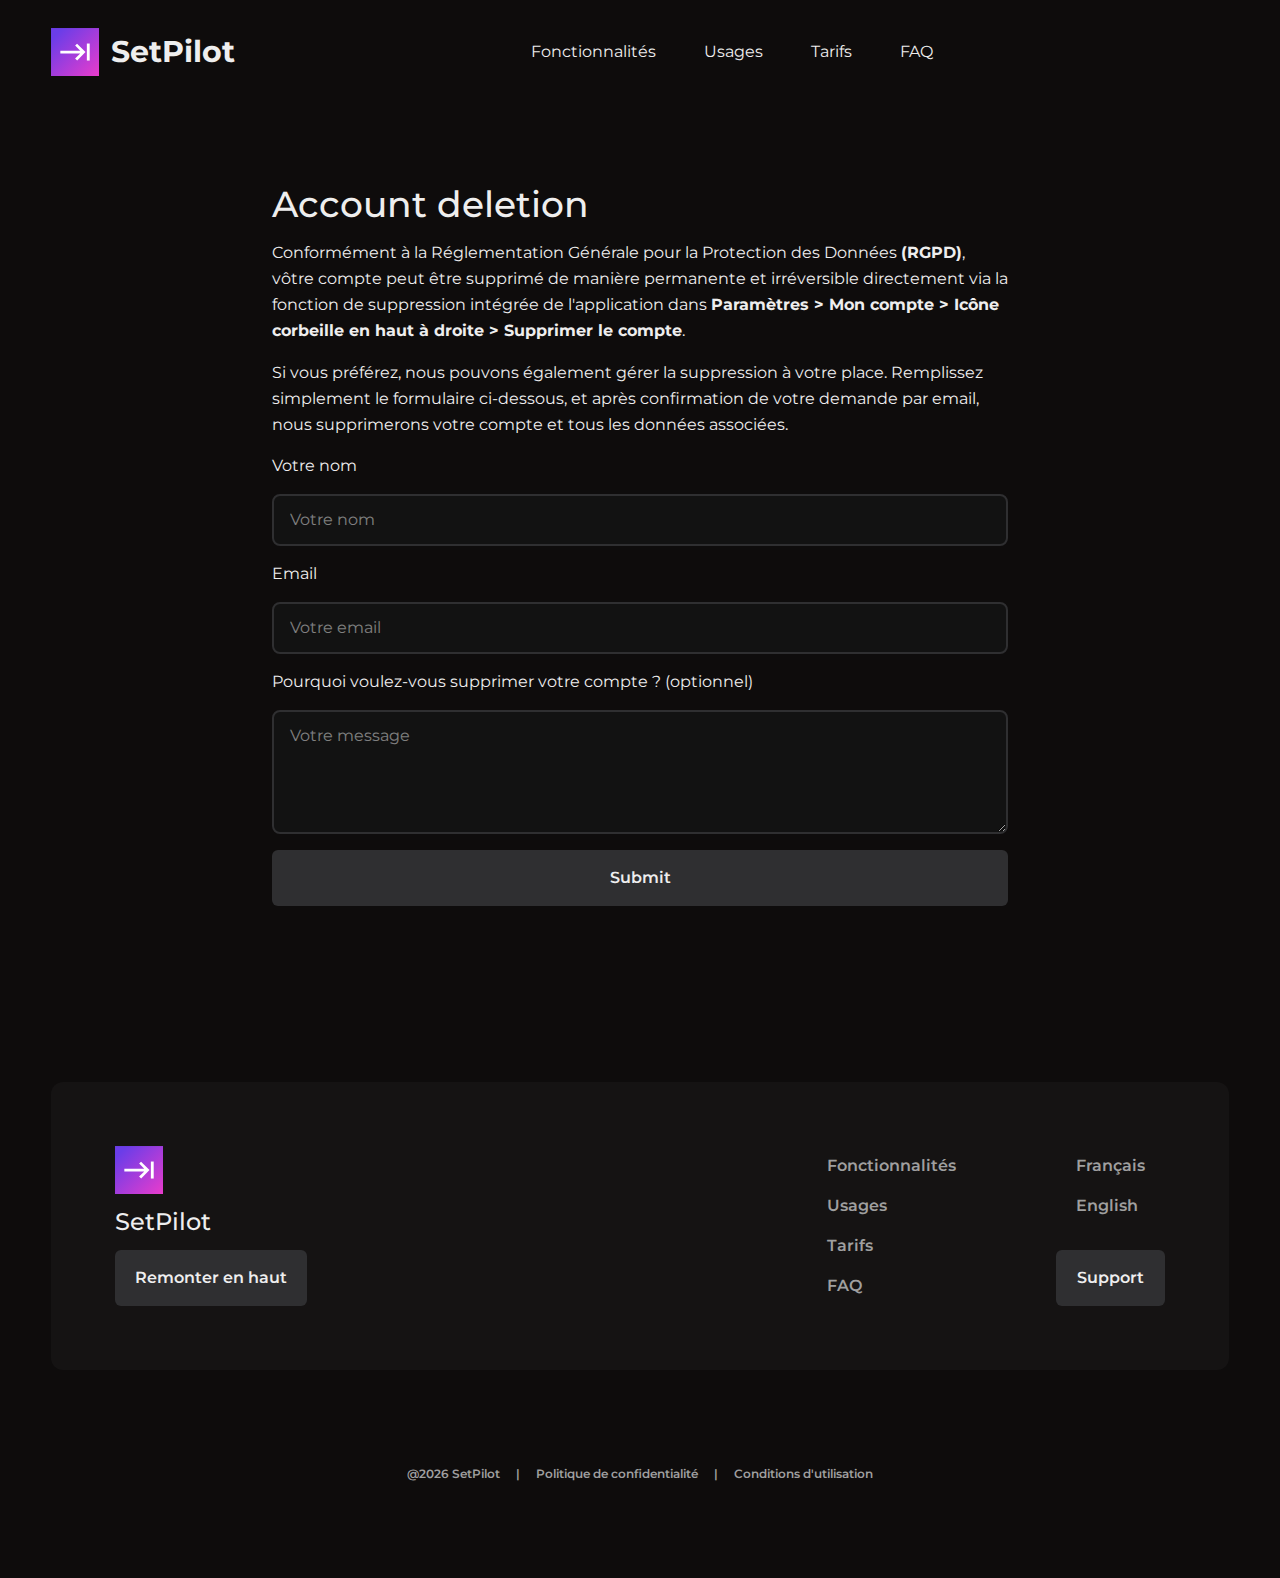
<file: fr/deletion/index.html>
<!DOCTYPE html><html lang="fr"> <head><meta charset="utf-8"><meta name="viewport" content="width=device-width"><title>Support</title><link rel="icon" type="image/svg+xml" href="/favicon.svg"><link rel="manifest" href="/manifest.json"><!-- Google Fonts --><link rel="preconnect" href="https://fonts.googleapis.com"><link rel="preconnect" href="https://fonts.gstatic.com" crossorigin><link href="https://fonts.googleapis.com/css2?family=Montserrat:wght@400;500;600;700&display=swap" rel="stylesheet"><meta name="description" content="Synchronisez tout votre groupe sur scène"><meta name="theme-color" content="#18181b"><meta property="og:title" content="Support"><meta property="og:description" content="Synchronisez tout votre groupe sur scène"><meta property="og:image" content="https://setpilot.app/social-thumbnail.avif"><meta property="og:url" content="https://setpilot.app/fr/"><meta property="og:type" content="website"><meta property="og:locale" content="fr"><meta property="og:site_name" content="SetPilot - L'appli mobile pour des Setlists synchronisées"><link rel="icon" type="image/png" href="/favicon-96x96.png" sizes="96x96"><link rel="icon" type="image/svg+xml" href="/favicon.svg"><link rel="shortcut icon" href="/favicon.ico"><link rel="apple-touch-icon" sizes="180x180" href="/apple-touch-icon.png"><meta name="apple-mobile-web-app-title" content="SetPilot"><link rel="manifest" href="/site.webmanifest"><link rel="stylesheet" href="/_astro/deletion.pIeSWiVp.css">
<style>html:has(dialog[open]){overflow:hidden;backdrop-filter:blur(0);scrollbar-gutter:stable}dialog[data-astro-cid-ty6sf4l6][open]::backdrop{backdrop-filter:blur(50px)}@keyframes scale-up{to{translate:0 0;scale:1}}@media (prefers-reduced-motion: no-preference){dialog[data-astro-cid-ty6sf4l6]{translate:0 2rem;scale:.8}dialog[data-astro-cid-ty6sf4l6][open]{animation:scale-up forwards 1s;animation-timing-function:var(--ease-bs-spring)}}.cursor-pointer[data-astro-cid-ty6sf4l6]{cursor:pointer}
</style></head> <body id="top"> <!-- Skip link --> <a class="fixed -top-20 focus-visible:top-0 p-3 bg-black/90 transition-all duration-300" href="#main">Skip to content</a> <!-- Header --> <header class="wrapper bg-loop"> <!-- Wrapper --> <div class="bs-container py-6 flex justify-between items-center"> <!-- Logo --> <a class="flex xl:min-w-32 group items-center gap-3" href="https://setpilot.app/fr/" aria-label="SetPilot - L'appli mobile pour des Setlists synchronisées - Home"> <img src="/_astro/logo.C5WIMe0W_1myDoU.svg" alt="SetPilot logo" width="48" height="48" loading="lazy" decoding="async" class="group-hover:-rotate-180 group-hover:scale-80 transition-transform ease-bs-spring duration-1000"> <span class="text-2xl md:text-3xl font-bold text-bs-foreground-light">SetPilot</span> </a> <!-- Nav --> <nav class="hidden col-span-6 md:flex mx-auto self-stretch lg:gap-2"> <!-- Links --> <a class="bs-btn !bg-transparent !font-normal before:translate-y-full hover:before:translate-y-0" href="/fr/#features"> Fonctionnalités </a><a class="bs-btn !bg-transparent !font-normal before:translate-y-full hover:before:translate-y-0" href="/fr/#use-cases"> Usages </a><a class="bs-btn !bg-transparent !font-normal before:translate-y-full hover:before:translate-y-0" href="/fr/#pricing"> Tarifs </a><a class="bs-btn !bg-transparent !font-normal before:translate-y-full hover:before:translate-y-0" href="/fr/#faq"> FAQ </a> </nav> </div> </header> <!-- Main slot --> <main id="main">  <section class="max-w-[92vw] lg:max-w-4xl mx-auto px-5 md:p-20 flex flex-col justify-between rounded-md" data-astro-cid-ty6sf4l6> <!-- Form --> <form id="signupForm" class="flex gap-6 flex-col" method="POST" data-astro-cid-ty6sf4l6> <div id="formContent" class="flex flex-col gap-4" data-astro-cid-ty6sf4l6> <!-- Intro --> <h1 class="bs-h2" data-astro-cid-ty6sf4l6>Account deletion</h1> <p class="bs-body-text" data-astro-cid-ty6sf4l6>
Conformément à la Réglementation  Générale pour la Protection des Données <strong data-astro-cid-ty6sf4l6>(RGPD)</strong>, vôtre compte peut être supprimé de manière permanente et irréversible directement via la fonction de suppression intégrée de l'application dans <strong data-astro-cid-ty6sf4l6>Paramètres > Mon compte > Icône corbeille en haut à droite > Supprimer le compte</strong>.
</p> <p class="bs-body-text" data-astro-cid-ty6sf4l6>
Si vous préférez, nous pouvons également gérer la suppression à votre place. Remplissez simplement le formulaire ci-dessous, et après confirmation de votre demande par email, nous supprimerons votre compte et tous les données associées.
</p> <!-- Form inputs --> <input name="locale" type="hidden" value="fr" data-astro-cid-ty6sf4l6> <!-- Name --> <label for="name" data-astro-cid-ty6sf4l6>Votre nom</label> <input id="name" name="name" type="text" class="border-2 rounded-lg bg-bs-surface-0 border-bs-surface-3 form-input px-4 py-3" placeholder="Votre nom" required data-astro-cid-ty6sf4l6> <!-- Email --> <label for="email" data-astro-cid-ty6sf4l6>Email</label> <input id="email" name="email" type="email" class="border-2 rounded-lg bg-bs-surface-0 border-bs-surface-3 form-input px-4 py-3" placeholder="Votre email" required data-astro-cid-ty6sf4l6> <label for="message" data-astro-cid-ty6sf4l6>Pourquoi voulez-vous supprimer votre compte ? (optionnel)</label> <textarea id="message" name="message" rows="4" class="border-2 rounded-lg bg-bs-surface-0 border-bs-surface-3 form-input px-4 py-3" placeholder="Votre message" required data-astro-cid-ty6sf4l6></textarea> <!-- Submit --> <button type="submit" class="bs-btn form-input px-4 py-3 cursor-pointer" data-astro-cid-ty6sf4l6>Submit</button> </div> <!-- Loading State --> <div id="loadingState" class="hidden flex flex-col items-center justify-center gap-4" data-astro-cid-ty6sf4l6> <div class="animate-spin rounded-full h-12 w-12 border-b-2 border-bs-surface-3" data-astro-cid-ty6sf4l6></div> <p class="text-bs-surface-3" data-astro-cid-ty6sf4l6>Submitting...</p> </div> <!-- Success State --> <div id="successState" class="hidden flex flex-col items-center justify-center gap-4" data-astro-cid-ty6sf4l6> <p class="text-center" data-astro-cid-ty6sf4l6>Your message has been sent, we'll get back to you as soon as possible.</p> </div> </form> </section>  </main> <!-- Footer --> <footer class="@container bs-container my-24 font-semibold text-bs-foreground-dark [&_a]:hover:text-bs-foreground-light [&_a]:transition-color [&_a]:duration-150" id="contact"> <!-- Wrapper --> <div class="bg-bs-surface-2 p-6 md:p-16 rounded-xl grid md:grid-cols-2 gap-8"> <!-- Left col --> <div class="w-max flex flex-col gap-8 md:gap-0 justify-between text-bs-foreground-light"> <!-- Logo --> <a class="flex group" href="#top" aria-label="Back to top"> <img src="/_astro/logo.C5WIMe0W_1myDoU.svg" alt="Logo" width="48" height="48" loading="lazy" decoding="async" class="group-hover:-rotate-180 group-hover:scale-80 transition-transform ease-bs-spring duration-1000"> </a> <!-- CTA title --> <h2 class="bs-h3">SetPilot</h2> <!-- CTA Button --> <!-- <button type="button" class="min-w-32 bs-btn block bg-bs-surface-3" onclick="demo.showModal()">
          { settings.demo.cta }
        </button> --> <button type="button" class="min-w-32 bs-btn block bg-bs-surface-3" onclick="window.scrollTo({ top: 0, behavior: 'smooth' });"> Remonter en haut </button> </div> <!-- Right col --> <div class="flex gap-10 md:gap-2 lg:gap-20 md:justify-end [&_a]:block md:[&_a]:px-5 [&_a]:py-2"> <!-- Nav --> <nav class="flex flex-col"> <a href="/fr/#features"> Fonctionnalités </a><a href="/fr/#use-cases"> Usages </a><a href="/fr/#pricing"> Tarifs </a><a href="/fr/#faq"> FAQ </a> </nav> <nav class="flex flex-col"> <a href="/fr">Français</a> <a href="/">English</a> <br> <a href="/fr/support" class="bs-btn">Support</a> </nav> </div> </div> <!-- Colophon --> <aside class="bs-container"> <nav class="flex gap-4 justify-center pt-16 md:pt-24 text-xs whitespace-nowrap"> <!-- Copyright/Date --> <a href="https://setpilot.app">@2026 SetPilot</a>
|
<a href="/fr/politique-de-confidentialite">Politique de confidentialité</a>
|
<a href="/fr/conditions-d-utilisation">Conditions d&#39;utilisation</a> </nav> </aside> </footer> <script>
    !function(t,e){var o,n,p,r;e.__SV||(window.posthog=e,e._i=[],e.init=function(i,s,a){function g(t,e){var o=e.split(".");2==o.length&&(t=t[o[0]],e=o[1]),t[e]=function(){t.push([e].concat(Array.prototype.slice.call(arguments,0)))}}(p=t.createElement("script")).type="text/javascript",p.crossOrigin="anonymous",p.async=!0,p.src=s.api_host.replace(".i.posthog.com","-assets.i.posthog.com")+"/static/array.js",(r=t.getElementsByTagName("script")[0]).parentNode.insertBefore(p,r);var u=e;for(void 0!==a?u=e[a]=[]:a="posthog",u.people=u.people||[],u.toString=function(t){var e="posthog";return"posthog"!==a&&(e+="."+a),t||(e+=" (stub)"),e},u.people.toString=function(){return u.toString(1)+".people (stub)"},o="init Ee Ps Rs xe ks Is capture We calculateEventProperties Cs register register_once register_for_session unregister unregister_for_session Ds getFeatureFlag getFeatureFlagPayload isFeatureEnabled reloadFeatureFlags updateEarlyAccessFeatureEnrollment getEarlyAccessFeatures on onFeatureFlags onSurveysLoaded onSessionId getSurveys getActiveMatchingSurveys renderSurvey canRenderSurvey canRenderSurveyAsync identify setPersonProperties group resetGroups setPersonPropertiesForFlags resetPersonPropertiesForFlags setGroupPropertiesForFlags resetGroupPropertiesForFlags reset get_distinct_id getGroups get_session_id get_session_replay_url alias set_config startSessionRecording stopSessionRecording sessionRecordingStarted captureException loadToolbar get_property getSessionProperty Fs Ms createPersonProfile As Es opt_in_capturing opt_out_capturing has_opted_in_capturing has_opted_out_capturing clear_opt_in_out_capturing Ts debug Os getPageViewId captureTraceFeedback captureTraceMetric".split(" "),n=0;n<o.length;n++)g(u,o[n]);e._i.push([i,s,a])},e.__SV=1)}(document,window.posthog||[]);
    posthog.init('phc_Slzey7RO8N7rfmTvfHdOWNuevdmPstrgXVNclrjy0RO', {
        api_host: 'https://eu.i.posthog.com',
        defaults: '2025-05-24',
        person_profiles: 'always', // or 'always' to create profiles for anonymous users as well
    })
</script> </body></html> <script type="module">const t=document.getElementById("signupForm"),n=document.getElementById("formContent"),e=document.getElementById("loadingState"),o=document.getElementById("successState");if(!t||!n||!e||!o)throw console.error("Required form elements not found"),new Error("Required form elements not found");t.addEventListener("submit",async s=>{s.preventDefault(),n.classList.add("hidden"),e.classList.remove("hidden");const d=new FormData(t),c=Object.fromEntries(d.entries());fetch("https://submit-form.com/GKCHn03RI",{method:"POST",headers:{"Content-Type":"application/json",Accept:"application/json"},body:JSON.stringify(c)}).then(function(r){e.classList.add("hidden"),o.classList.remove("hidden")}).catch(function(r){e.classList.add("hidden"),n.classList.remove("hidden")})});</script>
</file>
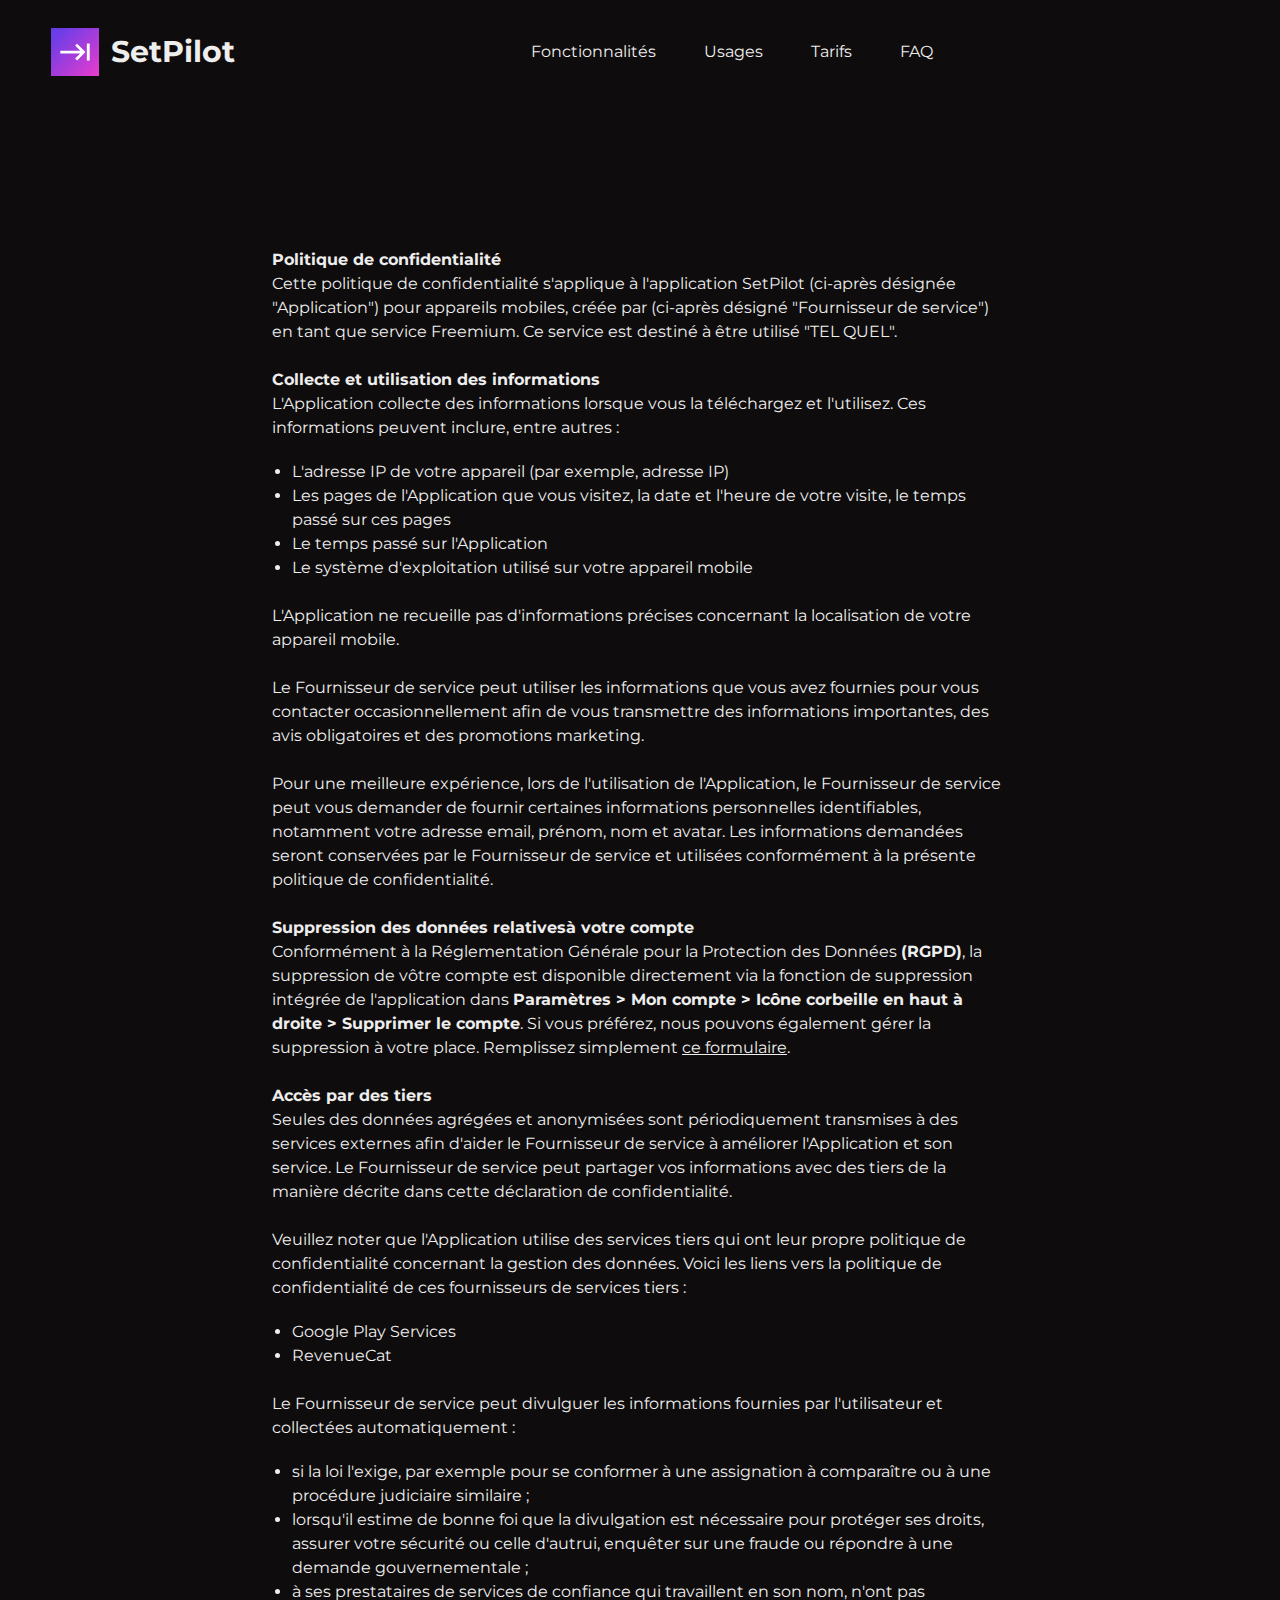
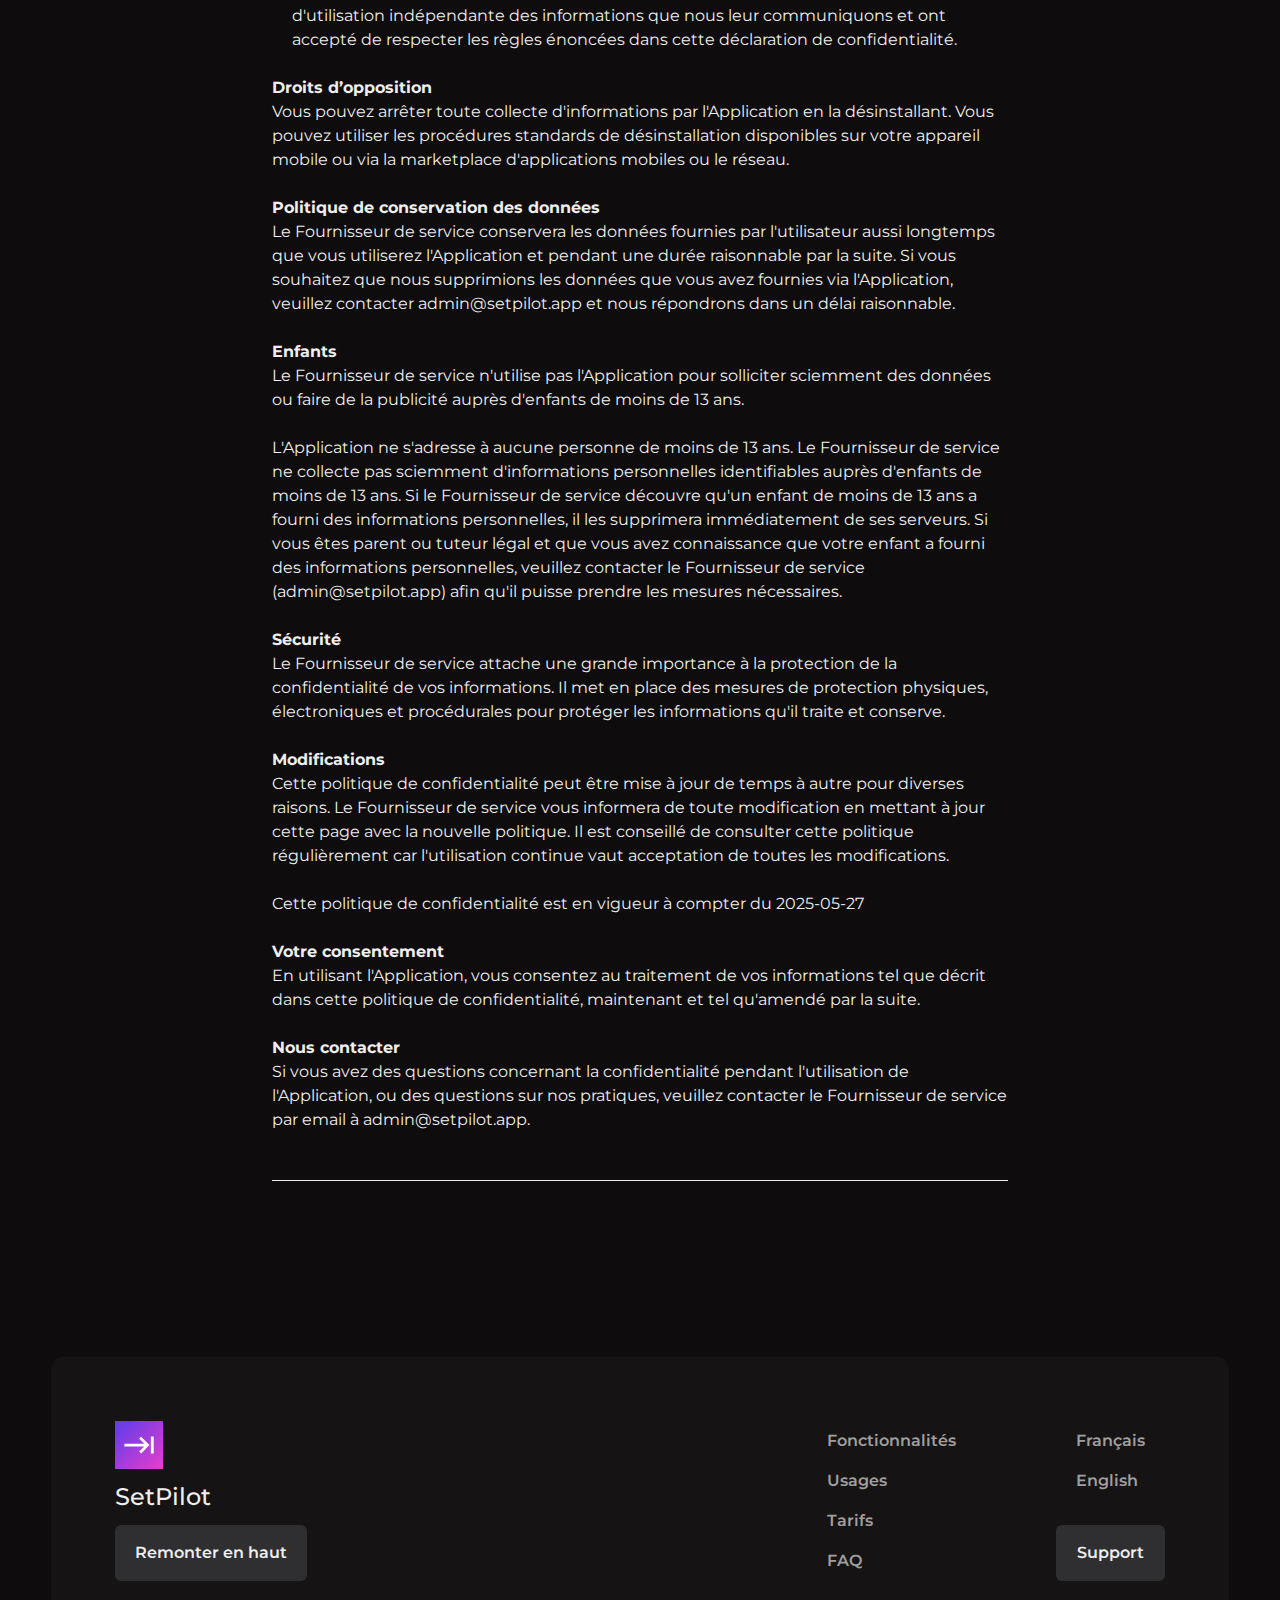
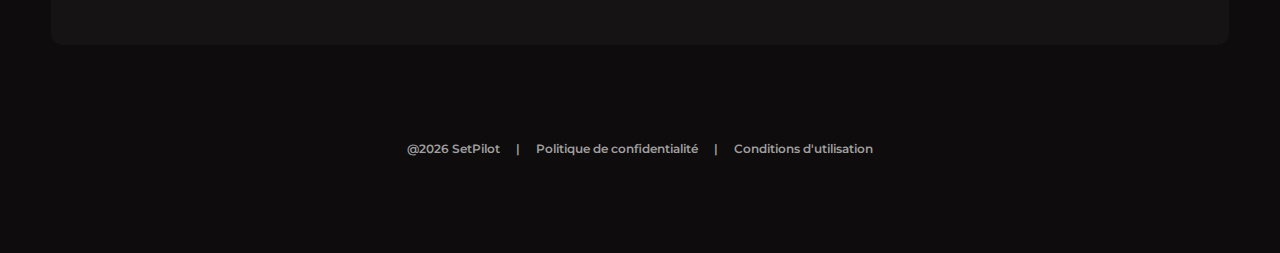
<file: fr/politique-de-confidentialite/index.html>
<!DOCTYPE html><html lang="fr"> <head><meta charset="utf-8"><meta name="viewport" content="width=device-width"><title>Politique de confidentialité</title><link rel="icon" type="image/svg+xml" href="/favicon.svg"><link rel="manifest" href="/manifest.json"><!-- Google Fonts --><link rel="preconnect" href="https://fonts.googleapis.com"><link rel="preconnect" href="https://fonts.gstatic.com" crossorigin><link href="https://fonts.googleapis.com/css2?family=Montserrat:wght@400;500;600;700&display=swap" rel="stylesheet"><meta name="description" content="Synchronisez tout votre groupe sur scène"><meta name="theme-color" content="#18181b"><meta property="og:title" content="Politique de confidentialité"><meta property="og:description" content="Synchronisez tout votre groupe sur scène"><meta property="og:image" content="https://setpilot.app/social-thumbnail.avif"><meta property="og:url" content="https://setpilot.app/fr/"><meta property="og:type" content="website"><meta property="og:locale" content="fr"><meta property="og:site_name" content="SetPilot - L'appli mobile pour des Setlists synchronisées"><link rel="icon" type="image/png" href="/favicon-96x96.png" sizes="96x96"><link rel="icon" type="image/svg+xml" href="/favicon.svg"><link rel="shortcut icon" href="/favicon.ico"><link rel="apple-touch-icon" sizes="180x180" href="/apple-touch-icon.png"><meta name="apple-mobile-web-app-title" content="SetPilot"><link rel="manifest" href="/site.webmanifest"><link rel="stylesheet" href="/_astro/deletion.pIeSWiVp.css"></head> <body id="top"> <!-- Skip link --> <a class="fixed -top-20 focus-visible:top-0 p-3 bg-black/90 transition-all duration-300" href="#main">Skip to content</a> <!-- Header --> <header class="wrapper bg-loop"> <!-- Wrapper --> <div class="bs-container py-6 flex justify-between items-center"> <!-- Logo --> <a class="flex xl:min-w-32 group items-center gap-3" href="https://setpilot.app/fr/" aria-label="SetPilot - L'appli mobile pour des Setlists synchronisées - Home"> <img src="/_astro/logo.C5WIMe0W_1myDoU.svg" alt="SetPilot logo" width="48" height="48" loading="lazy" decoding="async" class="group-hover:-rotate-180 group-hover:scale-80 transition-transform ease-bs-spring duration-1000"> <span class="text-2xl md:text-3xl font-bold text-bs-foreground-light">SetPilot</span> </a> <!-- Nav --> <nav class="hidden col-span-6 md:flex mx-auto self-stretch lg:gap-2"> <!-- Links --> <a class="bs-btn !bg-transparent !font-normal before:translate-y-full hover:before:translate-y-0" href="/fr/#features"> Fonctionnalités </a><a class="bs-btn !bg-transparent !font-normal before:translate-y-full hover:before:translate-y-0" href="/fr/#use-cases"> Usages </a><a class="bs-btn !bg-transparent !font-normal before:translate-y-full hover:before:translate-y-0" href="/fr/#pricing"> Tarifs </a><a class="bs-btn !bg-transparent !font-normal before:translate-y-full hover:before:translate-y-0" href="/fr/#faq"> FAQ </a> </nav> </div> </header> <!-- Main slot --> <main id="main">  <section class="max-w-[92vw] lg:max-w-4xl mx-auto bs-mt-md px-5 md:p-20 flex flex-col justify-between rounded-md privacy-policy"> <strong>Politique de confidentialité</strong> <p>Cette politique de confidentialité s'applique à l'application SetPilot (ci-après désignée "Application") pour appareils mobiles, créée par (ci-après désigné "Fournisseur de service") en tant que service Freemium. Ce service est destiné à être utilisé "TEL QUEL".</p> <br> <strong>Collecte et utilisation des informations</strong> <p>L'Application collecte des informations lorsque vous la téléchargez et l'utilisez. Ces informations peuvent inclure, entre autres :</p> <ul> <li>L'adresse IP de votre appareil (par exemple, adresse IP)</li> <li>Les pages de l'Application que vous visitez, la date et l'heure de votre visite, le temps passé sur ces pages</li> <li>Le temps passé sur l'Application</li> <li>Le système d'exploitation utilisé sur votre appareil mobile</li> </ul>  <br> <p>L'Application ne recueille pas d'informations précises concernant la localisation de votre appareil mobile.</p> <br> <p>Le Fournisseur de service peut utiliser les informations que vous avez fournies pour vous contacter occasionnellement afin de vous transmettre des informations importantes, des avis obligatoires et des promotions marketing.</p> <br> <p>Pour une meilleure expérience, lors de l'utilisation de l'Application, le Fournisseur de service peut vous demander de fournir certaines informations personnelles identifiables, notamment votre adresse email, prénom, nom et avatar. Les informations demandées seront conservées par le Fournisseur de service et utilisées conformément à la présente politique de confidentialité.</p> <br <p><strong>Suppression des données relativesà votre compte</strong> <p>Conformément à la Réglementation  Générale pour la Protection des Données <strong>(RGPD)</strong>, la suppression de vôtre compte est disponible directement via la fonction de suppression intégrée de l'application dans <strong>Paramètres > Mon compte > Icône corbeille en haut à droite > Supprimer le compte</strong>.
      Si vous préférez, nous pouvons également gérer la suppression à votre place. Remplissez simplement <a href="/fr/deletion" style="text-decoration: underline;">ce formulaire</a>.
</p> <br> <strong>Accès par des tiers</strong> <p>Seules des données agrégées et anonymisées sont périodiquement transmises à des services externes afin d'aider le Fournisseur de service à améliorer l'Application et son service. Le Fournisseur de service peut partager vos informations avec des tiers de la manière décrite dans cette déclaration de confidentialité.</p> <div> <br> <p>Veuillez noter que l'Application utilise des services tiers qui ont leur propre politique de confidentialité concernant la gestion des données. Voici les liens vers la politique de confidentialité de ces fournisseurs de services tiers :</p> <ul> <li><a href="https://www.google.com/policies/privacy/" target="_blank" rel="noopener noreferrer">Google Play Services</a></li> <li><a href="https://www.revenuecat.com/privacy" target="_blank" rel="noopener noreferrer">RevenueCat</a></li> </ul> </div> <br> <p>Le Fournisseur de service peut divulguer les informations fournies par l'utilisateur et collectées automatiquement :</p> <ul> <li>si la loi l'exige, par exemple pour se conformer à une assignation à comparaître ou à une procédure judiciaire similaire ;</li> <li>lorsqu'il estime de bonne foi que la divulgation est nécessaire pour protéger ses droits, assurer votre sécurité ou celle d'autrui, enquêter sur une fraude ou répondre à une demande gouvernementale ;</li> <li>à ses prestataires de services de confiance qui travaillent en son nom, n'ont pas d'utilisation indépendante des informations que nous leur communiquons et ont accepté de respecter les règles énoncées dans cette déclaration de confidentialité.</li> </ul> <br> <strong>Droits d’opposition</strong> <p>Vous pouvez arrêter toute collecte d'informations par l'Application en la désinstallant. Vous pouvez utiliser les procédures standards de désinstallation disponibles sur votre appareil mobile ou via la marketplace d'applications mobiles ou le réseau.</p> <br><strong>Politique de conservation des données</strong> <p>Le Fournisseur de service conservera les données fournies par l'utilisateur aussi longtemps que vous utiliserez l'Application et pendant une durée raisonnable par la suite. Si vous souhaitez que nous supprimions les données que vous avez fournies via l'Application, veuillez contacter admin@setpilot.app et nous répondrons dans un délai raisonnable.</p> <br> <strong>Enfants</strong> <p>Le Fournisseur de service n'utilise pas l'Application pour solliciter sciemment des données ou faire de la publicité auprès d'enfants de moins de 13 ans.</p> <div> <br> <p>L'Application ne s'adresse à aucune personne de moins de 13 ans.
    Le Fournisseur de service ne collecte pas sciemment d'informations
    personnelles identifiables auprès d'enfants de moins de 13 ans. Si
    le Fournisseur de service découvre qu'un enfant de moins de 13 ans a fourni
    des informations personnelles, il les supprimera immédiatement de ses serveurs.
    Si vous êtes parent ou tuteur légal et que vous avez connaissance que votre enfant a fourni
    des informations personnelles, veuillez contacter le Fournisseur de service (admin@setpilot.app)
    afin qu'il puisse prendre les mesures nécessaires.</p> </div> <br> <strong>Sécurité</strong> <p>Le Fournisseur de service attache une grande importance à la protection de la confidentialité de vos informations. Il met en place des mesures de protection physiques, électroniques et procédurales pour protéger les informations qu'il traite et conserve.</p> <br> <strong>Modifications</strong> <p>Cette politique de confidentialité peut être mise à jour de temps à autre pour diverses raisons. Le Fournisseur de service vous informera de toute modification en mettant à jour cette page avec la nouvelle politique. Il est conseillé de consulter cette politique régulièrement car l'utilisation continue vaut acceptation de toutes les modifications.</p> <br> <p>Cette politique de confidentialité est en vigueur à compter du 2025-05-27</p> <br> <strong>Votre consentement</strong> <p>En utilisant l'Application, vous consentez au traitement de vos informations tel que décrit dans cette politique de confidentialité, maintenant et tel qu'amendé par la suite.</p> <br> <strong>Nous contacter</strong> <p>Si vous avez des questions concernant la confidentialité pendant l'utilisation de l'Application, ou des questions sur nos pratiques, veuillez contacter le Fournisseur de service par email à admin@setpilot.app.</p> <br><br> <hr> </section>  </main> <!-- Footer --> <footer class="@container bs-container my-24 font-semibold text-bs-foreground-dark [&_a]:hover:text-bs-foreground-light [&_a]:transition-color [&_a]:duration-150" id="contact"> <!-- Wrapper --> <div class="bg-bs-surface-2 p-6 md:p-16 rounded-xl grid md:grid-cols-2 gap-8"> <!-- Left col --> <div class="w-max flex flex-col gap-8 md:gap-0 justify-between text-bs-foreground-light"> <!-- Logo --> <a class="flex group" href="#top" aria-label="Back to top"> <img src="/_astro/logo.C5WIMe0W_1myDoU.svg" alt="Logo" width="48" height="48" loading="lazy" decoding="async" class="group-hover:-rotate-180 group-hover:scale-80 transition-transform ease-bs-spring duration-1000"> </a> <!-- CTA title --> <h2 class="bs-h3">SetPilot</h2> <!-- CTA Button --> <!-- <button type="button" class="min-w-32 bs-btn block bg-bs-surface-3" onclick="demo.showModal()">
          { settings.demo.cta }
        </button> --> <button type="button" class="min-w-32 bs-btn block bg-bs-surface-3" onclick="window.scrollTo({ top: 0, behavior: 'smooth' });"> Remonter en haut </button> </div> <!-- Right col --> <div class="flex gap-10 md:gap-2 lg:gap-20 md:justify-end [&_a]:block md:[&_a]:px-5 [&_a]:py-2"> <!-- Nav --> <nav class="flex flex-col"> <a href="/fr/#features"> Fonctionnalités </a><a href="/fr/#use-cases"> Usages </a><a href="/fr/#pricing"> Tarifs </a><a href="/fr/#faq"> FAQ </a> </nav> <nav class="flex flex-col"> <a href="/fr">Français</a> <a href="/">English</a> <br> <a href="/fr/support" class="bs-btn">Support</a> </nav> </div> </div> <!-- Colophon --> <aside class="bs-container"> <nav class="flex gap-4 justify-center pt-16 md:pt-24 text-xs whitespace-nowrap"> <!-- Copyright/Date --> <a href="https://setpilot.app">@2026 SetPilot</a>
|
<a href="/fr/politique-de-confidentialite">Politique de confidentialité</a>
|
<a href="/fr/conditions-d-utilisation">Conditions d&#39;utilisation</a> </nav> </aside> </footer> <script>
    !function(t,e){var o,n,p,r;e.__SV||(window.posthog=e,e._i=[],e.init=function(i,s,a){function g(t,e){var o=e.split(".");2==o.length&&(t=t[o[0]],e=o[1]),t[e]=function(){t.push([e].concat(Array.prototype.slice.call(arguments,0)))}}(p=t.createElement("script")).type="text/javascript",p.crossOrigin="anonymous",p.async=!0,p.src=s.api_host.replace(".i.posthog.com","-assets.i.posthog.com")+"/static/array.js",(r=t.getElementsByTagName("script")[0]).parentNode.insertBefore(p,r);var u=e;for(void 0!==a?u=e[a]=[]:a="posthog",u.people=u.people||[],u.toString=function(t){var e="posthog";return"posthog"!==a&&(e+="."+a),t||(e+=" (stub)"),e},u.people.toString=function(){return u.toString(1)+".people (stub)"},o="init Ee Ps Rs xe ks Is capture We calculateEventProperties Cs register register_once register_for_session unregister unregister_for_session Ds getFeatureFlag getFeatureFlagPayload isFeatureEnabled reloadFeatureFlags updateEarlyAccessFeatureEnrollment getEarlyAccessFeatures on onFeatureFlags onSurveysLoaded onSessionId getSurveys getActiveMatchingSurveys renderSurvey canRenderSurvey canRenderSurveyAsync identify setPersonProperties group resetGroups setPersonPropertiesForFlags resetPersonPropertiesForFlags setGroupPropertiesForFlags resetGroupPropertiesForFlags reset get_distinct_id getGroups get_session_id get_session_replay_url alias set_config startSessionRecording stopSessionRecording sessionRecordingStarted captureException loadToolbar get_property getSessionProperty Fs Ms createPersonProfile As Es opt_in_capturing opt_out_capturing has_opted_in_capturing has_opted_out_capturing clear_opt_in_out_capturing Ts debug Os getPageViewId captureTraceFeedback captureTraceMetric".split(" "),n=0;n<o.length;n++)g(u,o[n]);e._i.push([i,s,a])},e.__SV=1)}(document,window.posthog||[]);
    posthog.init('phc_Slzey7RO8N7rfmTvfHdOWNuevdmPstrgXVNclrjy0RO', {
        api_host: 'https://eu.i.posthog.com',
        defaults: '2025-05-24',
        person_profiles: 'always', // or 'always' to create profiles for anonymous users as well
    })
</script> </body></html>
</file>
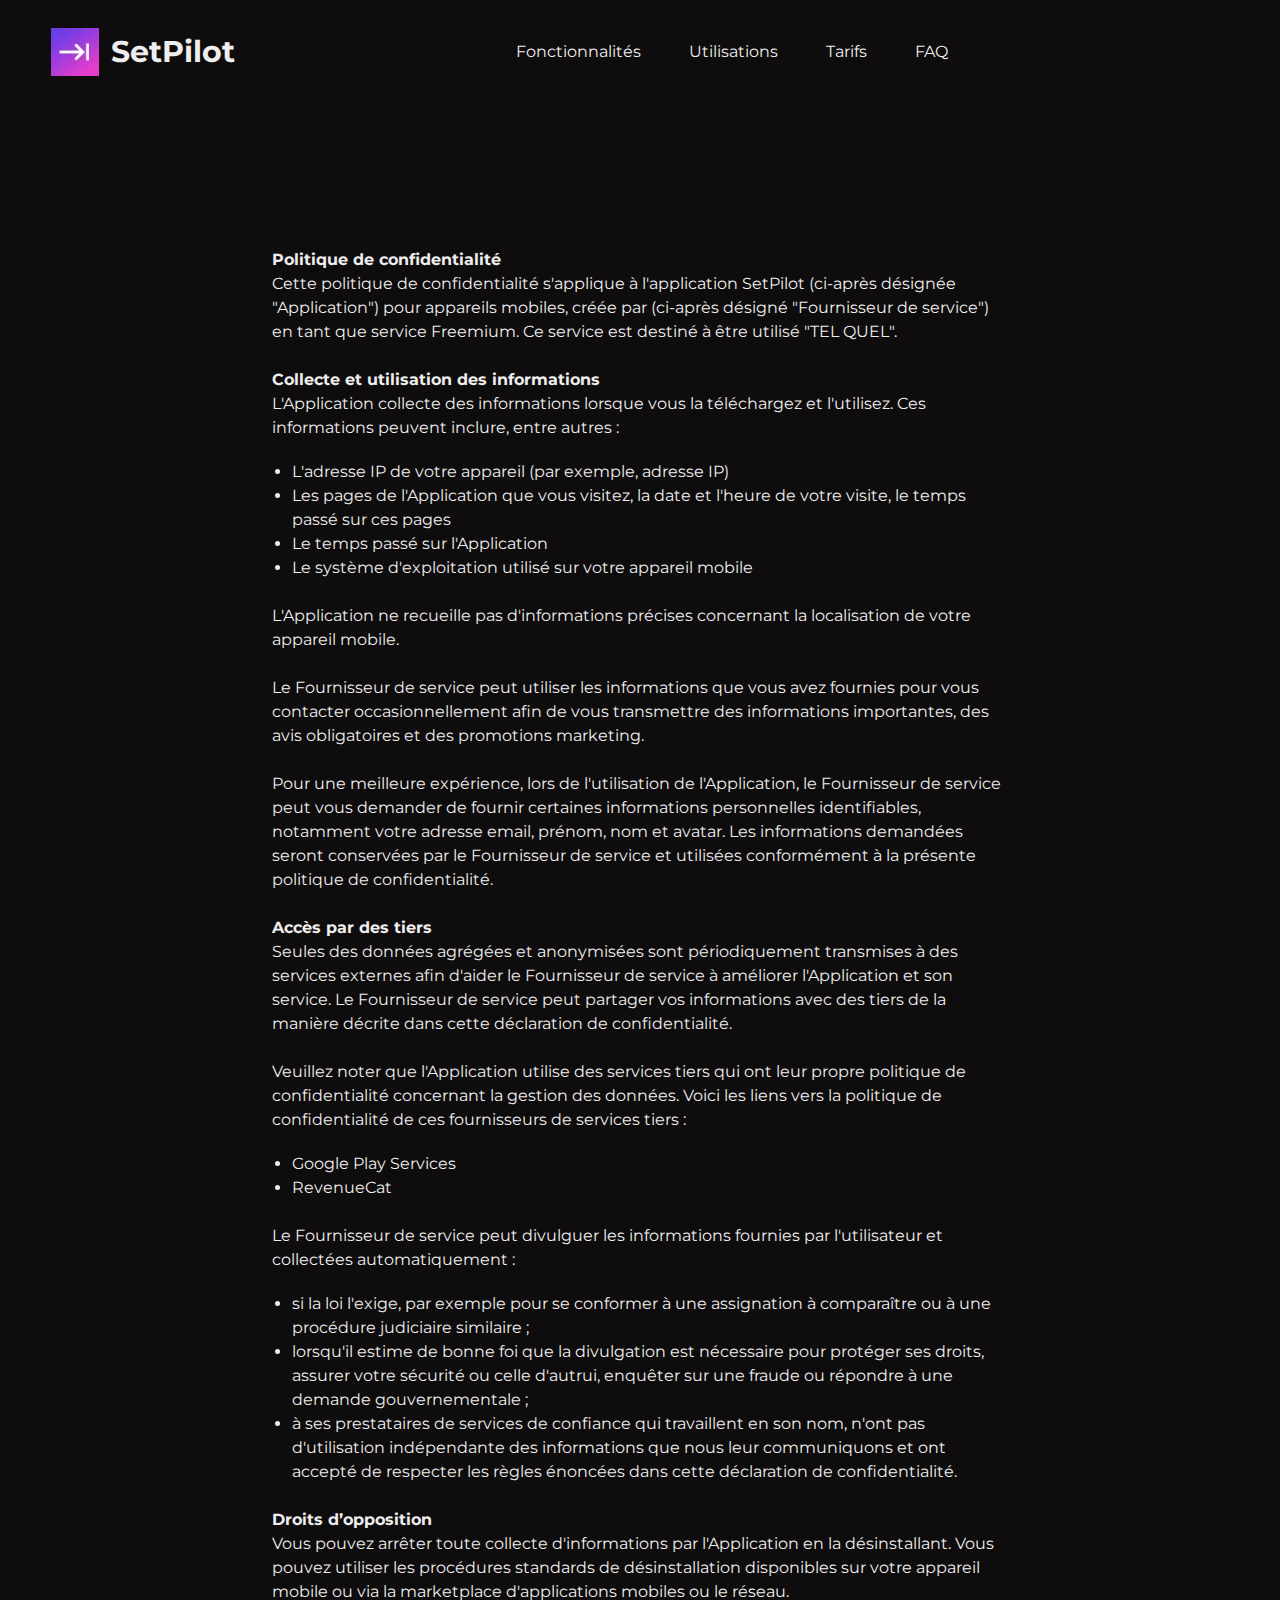
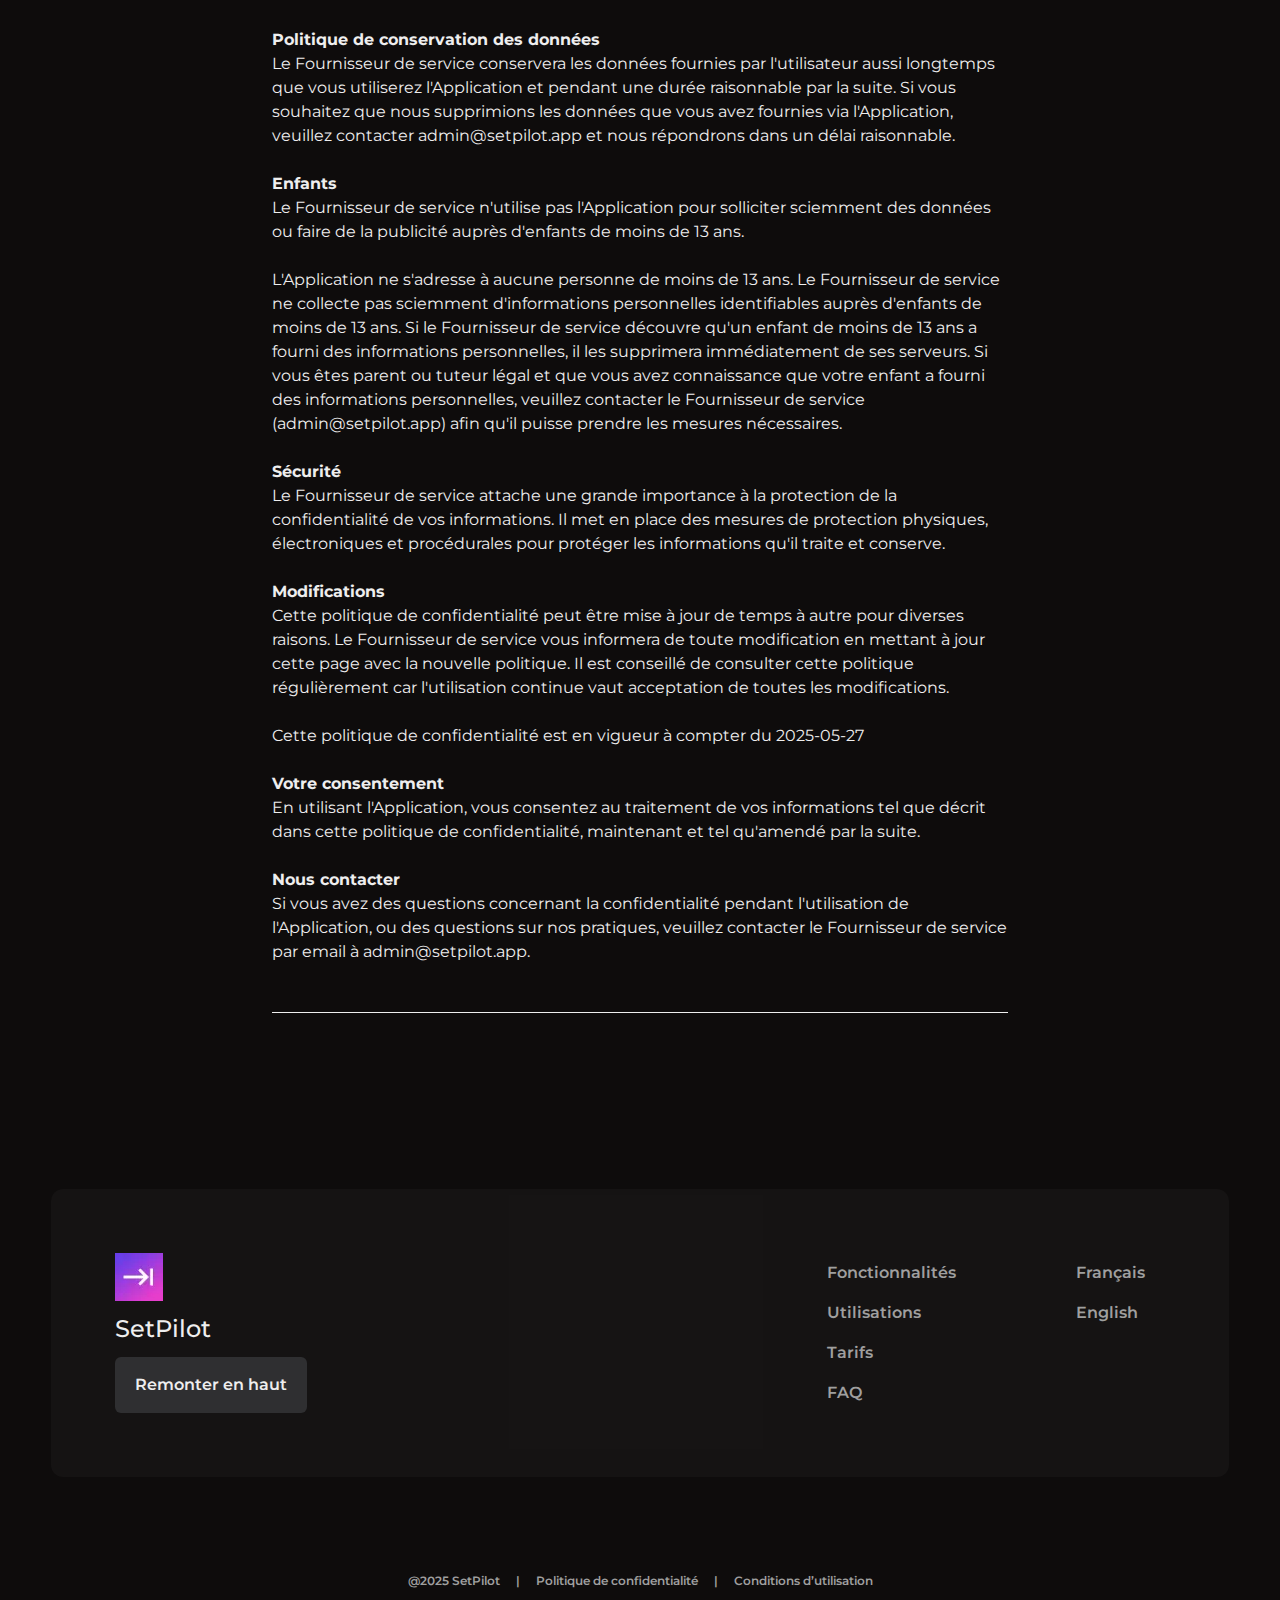
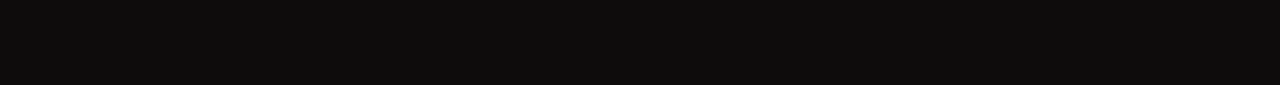
<file: fr/privacy-policy/index.html>
<!DOCTYPE html><html lang="fr"> <head><meta charset="utf-8"><meta name="viewport" content="width=device-width"><title>Politique de confidentialité</title><link rel="icon" type="image/svg+xml" href="/favicon.svg"><link rel="manifest" href="/manifest.json"><!-- Google Fonts --><link rel="preconnect" href="https://fonts.googleapis.com"><link rel="preconnect" href="https://fonts.gstatic.com" crossorigin><link href="https://fonts.googleapis.com/css2?family=Montserrat:wght@400;500;600;700&display=swap" rel="stylesheet"><meta name="description" content="Synchronisez tout votre groupe sur scène"><meta name="theme-color" content="#18181b"><meta property="og:title" content="Politique de confidentialité"><meta property="og:description" content="Synchronisez tout votre groupe sur scène"><meta property="og:image" content="https://setpilot.app/1200x630.jpg"><link rel="icon" type="image/png" href="/favicon-96x96.png" sizes="96x96"><link rel="icon" type="image/svg+xml" href="/favicon.svg"><link rel="shortcut icon" href="/favicon.ico"><link rel="apple-touch-icon" sizes="180x180" href="/apple-touch-icon.png"><meta name="apple-mobile-web-app-title" content="SetPilot"><link rel="manifest" href="/site.webmanifest"><link rel="stylesheet" href="/_astro/index.ByGZMoH1.css"></head> <body id="top"> <!-- Skip link --> <a class="fixed -top-20 focus-visible:top-0 p-3 bg-black/90 transition-all duration-300" href="#main">Skip to content</a> <!-- Header --> <header class="wrapper bg-loop"> <!-- Wrapper --> <div class="bs-container py-6 flex justify-between items-center"> <!-- Logo --> <a class="flex xl:min-w-32 group items-center gap-3" href="/" aria-label="SetPilot - L'application mobile pour des concerts Live sans accroc - Home"> <img src="/_astro/logo-72x72.D3_wXhNL_Z1IuEMY.webp" alt="Logo" width="48" height="48" loading="lazy" decoding="async" class="group-hover:-rotate-180 group-hover:scale-80 transition-transform ease-bs-spring duration-1000"> <span class="text-2xl md:text-3xl font-bold text-bs-foreground-light">SetPilot</span> </a> <!-- Nav --> <nav class="hidden col-span-6 md:flex mx-auto self-stretch lg:gap-2"> <!-- Links --> <a class="bs-btn !bg-transparent !font-normal before:translate-y-full hover:before:translate-y-0" href="/fr/#features"> Fonctionnalités </a><a class="bs-btn !bg-transparent !font-normal before:translate-y-full hover:before:translate-y-0" href="/fr/#use-cases"> Utilisations </a><a class="bs-btn !bg-transparent !font-normal before:translate-y-full hover:before:translate-y-0" href="/fr/#pricing"> Tarifs </a><a class="bs-btn !bg-transparent !font-normal before:translate-y-full hover:before:translate-y-0" href="/fr/#faq"> FAQ </a> </nav> </div> </header> <!-- Main slot --> <main id="main">  <section class="max-w-[92vw] lg:max-w-4xl mx-auto bs-mt-md px-5 md:p-20 flex flex-col justify-between rounded-md privacy-policy"> <strong>Politique de confidentialité</strong> <p>Cette politique de confidentialité s'applique à l'application SetPilot (ci-après désignée "Application") pour appareils mobiles, créée par (ci-après désigné "Fournisseur de service") en tant que service Freemium. Ce service est destiné à être utilisé "TEL QUEL".</p> <br> <strong>Collecte et utilisation des informations</strong> <p>L'Application collecte des informations lorsque vous la téléchargez et l'utilisez. Ces informations peuvent inclure, entre autres :</p> <ul> <li>L'adresse IP de votre appareil (par exemple, adresse IP)</li> <li>Les pages de l'Application que vous visitez, la date et l'heure de votre visite, le temps passé sur ces pages</li> <li>Le temps passé sur l'Application</li> <li>Le système d'exploitation utilisé sur votre appareil mobile</li> </ul>  <br> <p>L'Application ne recueille pas d'informations précises concernant la localisation de votre appareil mobile.</p> <br> <p>Le Fournisseur de service peut utiliser les informations que vous avez fournies pour vous contacter occasionnellement afin de vous transmettre des informations importantes, des avis obligatoires et des promotions marketing.</p> <br> <p>Pour une meilleure expérience, lors de l'utilisation de l'Application, le Fournisseur de service peut vous demander de fournir certaines informations personnelles identifiables, notamment votre adresse email, prénom, nom et avatar. Les informations demandées seront conservées par le Fournisseur de service et utilisées conformément à la présente politique de confidentialité.</p> <br> <strong>Accès par des tiers</strong> <p>Seules des données agrégées et anonymisées sont périodiquement transmises à des services externes afin d'aider le Fournisseur de service à améliorer l'Application et son service. Le Fournisseur de service peut partager vos informations avec des tiers de la manière décrite dans cette déclaration de confidentialité.</p> <div> <br> <p>Veuillez noter que l'Application utilise des services tiers qui ont leur propre politique de confidentialité concernant la gestion des données. Voici les liens vers la politique de confidentialité de ces fournisseurs de services tiers :</p> <ul> <li><a href="https://www.google.com/policies/privacy/" target="_blank" rel="noopener noreferrer">Google Play Services</a></li> <li><a href="https://www.revenuecat.com/privacy" target="_blank" rel="noopener noreferrer">RevenueCat</a></li> </ul> </div> <br> <p>Le Fournisseur de service peut divulguer les informations fournies par l'utilisateur et collectées automatiquement :</p> <ul> <li>si la loi l'exige, par exemple pour se conformer à une assignation à comparaître ou à une procédure judiciaire similaire ;</li> <li>lorsqu'il estime de bonne foi que la divulgation est nécessaire pour protéger ses droits, assurer votre sécurité ou celle d'autrui, enquêter sur une fraude ou répondre à une demande gouvernementale ;</li> <li>à ses prestataires de services de confiance qui travaillent en son nom, n'ont pas d'utilisation indépendante des informations que nous leur communiquons et ont accepté de respecter les règles énoncées dans cette déclaration de confidentialité.</li> </ul> <br> <strong>Droits d’opposition</strong> <p>Vous pouvez arrêter toute collecte d'informations par l'Application en la désinstallant. Vous pouvez utiliser les procédures standards de désinstallation disponibles sur votre appareil mobile ou via la marketplace d'applications mobiles ou le réseau.</p> <br><strong>Politique de conservation des données</strong> <p>Le Fournisseur de service conservera les données fournies par l'utilisateur aussi longtemps que vous utiliserez l'Application et pendant une durée raisonnable par la suite. Si vous souhaitez que nous supprimions les données que vous avez fournies via l'Application, veuillez contacter admin@setpilot.app et nous répondrons dans un délai raisonnable.</p> <br> <strong>Enfants</strong> <p>Le Fournisseur de service n'utilise pas l'Application pour solliciter sciemment des données ou faire de la publicité auprès d'enfants de moins de 13 ans.</p> <div> <br> <p>L'Application ne s'adresse à aucune personne de moins de 13 ans.
    Le Fournisseur de service ne collecte pas sciemment d'informations
    personnelles identifiables auprès d'enfants de moins de 13 ans. Si
    le Fournisseur de service découvre qu'un enfant de moins de 13 ans a fourni
    des informations personnelles, il les supprimera immédiatement de ses serveurs.
    Si vous êtes parent ou tuteur légal et que vous avez connaissance que votre enfant a fourni
    des informations personnelles, veuillez contacter le Fournisseur de service (admin@setpilot.app)
    afin qu'il puisse prendre les mesures nécessaires.</p> </div> <br> <strong>Sécurité</strong> <p>Le Fournisseur de service attache une grande importance à la protection de la confidentialité de vos informations. Il met en place des mesures de protection physiques, électroniques et procédurales pour protéger les informations qu'il traite et conserve.</p> <br> <strong>Modifications</strong> <p>Cette politique de confidentialité peut être mise à jour de temps à autre pour diverses raisons. Le Fournisseur de service vous informera de toute modification en mettant à jour cette page avec la nouvelle politique. Il est conseillé de consulter cette politique régulièrement car l'utilisation continue vaut acceptation de toutes les modifications.</p> <br> <p>Cette politique de confidentialité est en vigueur à compter du 2025-05-27</p> <br> <strong>Votre consentement</strong> <p>En utilisant l'Application, vous consentez au traitement de vos informations tel que décrit dans cette politique de confidentialité, maintenant et tel qu'amendé par la suite.</p> <br> <strong>Nous contacter</strong> <p>Si vous avez des questions concernant la confidentialité pendant l'utilisation de l'Application, ou des questions sur nos pratiques, veuillez contacter le Fournisseur de service par email à admin@setpilot.app.</p> <br><br> <hr> </section>  </main> <!-- Footer --> <footer class="@container bs-container my-24 font-semibold text-bs-foreground-dark [&_a]:hover:text-bs-foreground-light [&_a]:transition-color [&_a]:duration-150" id="contact"> <!-- Wrapper --> <div class="bg-bs-surface-2 p-6 md:p-16 rounded-xl grid md:grid-cols-2 gap-8"> <!-- Left col --> <div class="w-max flex flex-col gap-8 md:gap-0 justify-between text-bs-foreground-light"> <!-- Logo --> <a class="flex group" href="#top" aria-label="Back to top"> <img src="/_astro/logo-72x72.D3_wXhNL_Z1IuEMY.webp" alt="Logo" width="48" height="48" loading="lazy" decoding="async" class="group-hover:-rotate-180 group-hover:scale-80 transition-transform ease-bs-spring duration-1000"> </a> <!-- CTA title --> <h2 class="bs-h3">SetPilot</h2> <!-- CTA Button --> <!-- <button type="button" class="min-w-32 bs-btn block bg-bs-surface-3" onclick="demo.showModal()">
          { settings.demo.cta }
        </button> --> <button type="button" class="min-w-32 bs-btn block bg-bs-surface-3" onclick="window.scrollTo({ top: 0, behavior: 'smooth' });"> Remonter en haut </button> </div> <!-- Right col --> <div class="flex gap-10 md:gap-2 lg:gap-20 md:justify-end [&_a]:block md:[&_a]:px-5 [&_a]:py-2"> <!-- Nav --> <nav class="flex flex-col"> <a href="/fr/#features"> Fonctionnalités </a><a href="/fr/#use-cases"> Utilisations </a><a href="/fr/#pricing"> Tarifs </a><a href="/fr/#faq"> FAQ </a> </nav> <nav class="flex flex-col"> <a href="/fr">Français</a> <a href="/">English</a> </nav> </div> </div> <!-- Colophon --> <aside class="bs-container"> <nav class="flex gap-4 justify-center pt-16 md:pt-24 text-xs whitespace-nowrap"> <!-- Copyright/Date --> <a href="https://setpilot.app">@2025 SetPilot</a>
|
<a href="/fr/privacy-policy">Politique de confidentialité</a>
|
<a href="/fr/terms-of-service">Conditions d’utilisation</a> </nav> </aside> </footer> <!-- Demo dialog modal --> <dialog id="demo" class="fixed inset-0 bg-bs-surface-0 m-auto z-50 p-6 md:p-12 rounded-xl w-full max-w-[95%] md:max-w-lg" data-astro-cid-qaiqjvyv> <!-- Form --> <form method="dialog" class="flex gap-6 flex-col" data-astro-cid-qaiqjvyv> <!-- Header --> <h2 class="text-2xl flex justify-between items-center gap-4" data-astro-cid-qaiqjvyv> <span data-astro-cid-qaiqjvyv>SetPilot</span> <button onclick="this.closest('dialog').close('close')" aria-label="Close" class="bs-btn rounded-full !p-0 flex items-center justify-center h-10 w-10" data-astro-cid-qaiqjvyv> <svg viewBox="0 0 24 24" class="scale-75 opacity-75" width="32" height="32" data-astro-cid-qaiqjvyv="true">
  <path fill="currentColor" d="m12 13.4l-4.9 4.9q-.275.275-.7.275t-.7-.275t-.275-.7t.275-.7l4.9-4.9l-4.9-4.9q-.275-.275-.275-.7t.275-.7t.7-.275t.7.275l4.9 4.9l4.9-4.9q.275-.275.7-.275t.7.275t.275.7t-.275.7L13.4 12l4.9 4.9q.275.275.275.7t-.275.7t-.7.275t-.7-.275z" />
</svg> </button> </h2> <!-- Content --> <div class="flex flex-col gap-4" data-astro-cid-qaiqjvyv> <!-- Intro --> <div class="bs-body-text mb-3" data-astro-cid-qaiqjvyv><strong>Faites une visite guidée de nos services</strong> et découvrez comment vous et votre groupe pouvez transformer votre façon de travailler, pour toujours.</div> <!-- Form inputs --> <!-- Name --> <label class="sr-only" for="name" data-astro-cid-qaiqjvyv>Name</label> <input id="name" type="text" class="border-2 rounded-lg bg-bs-surface-0 border-bs-surface-3 form-input px-4 py-3" placeholder="Your name" data-astro-cid-qaiqjvyv> <!-- Company --> <label class="sr-only" for="company" data-astro-cid-qaiqjvyv>Company</label> <input id="company" type="text" class="border-2 rounded-lg bg-bs-surface-0 border-bs-surface-3 form-input px-4 py-3" placeholder="Your company" data-astro-cid-qaiqjvyv> <!-- Email --> <label class="sr-only" for="email" data-astro-cid-qaiqjvyv>Email</label> <input id="email" type="email" class="border-2 rounded-lg bg-bs-surface-0 border-bs-surface-3 form-input px-4 py-3" placeholder="Your email" data-astro-cid-qaiqjvyv> <!-- Submit --> <button class="bs-btn form-input px-4 py-3" data-astro-cid-qaiqjvyv>Remonter en haut</button> </div> </form> </dialog> </body></html>
</file>
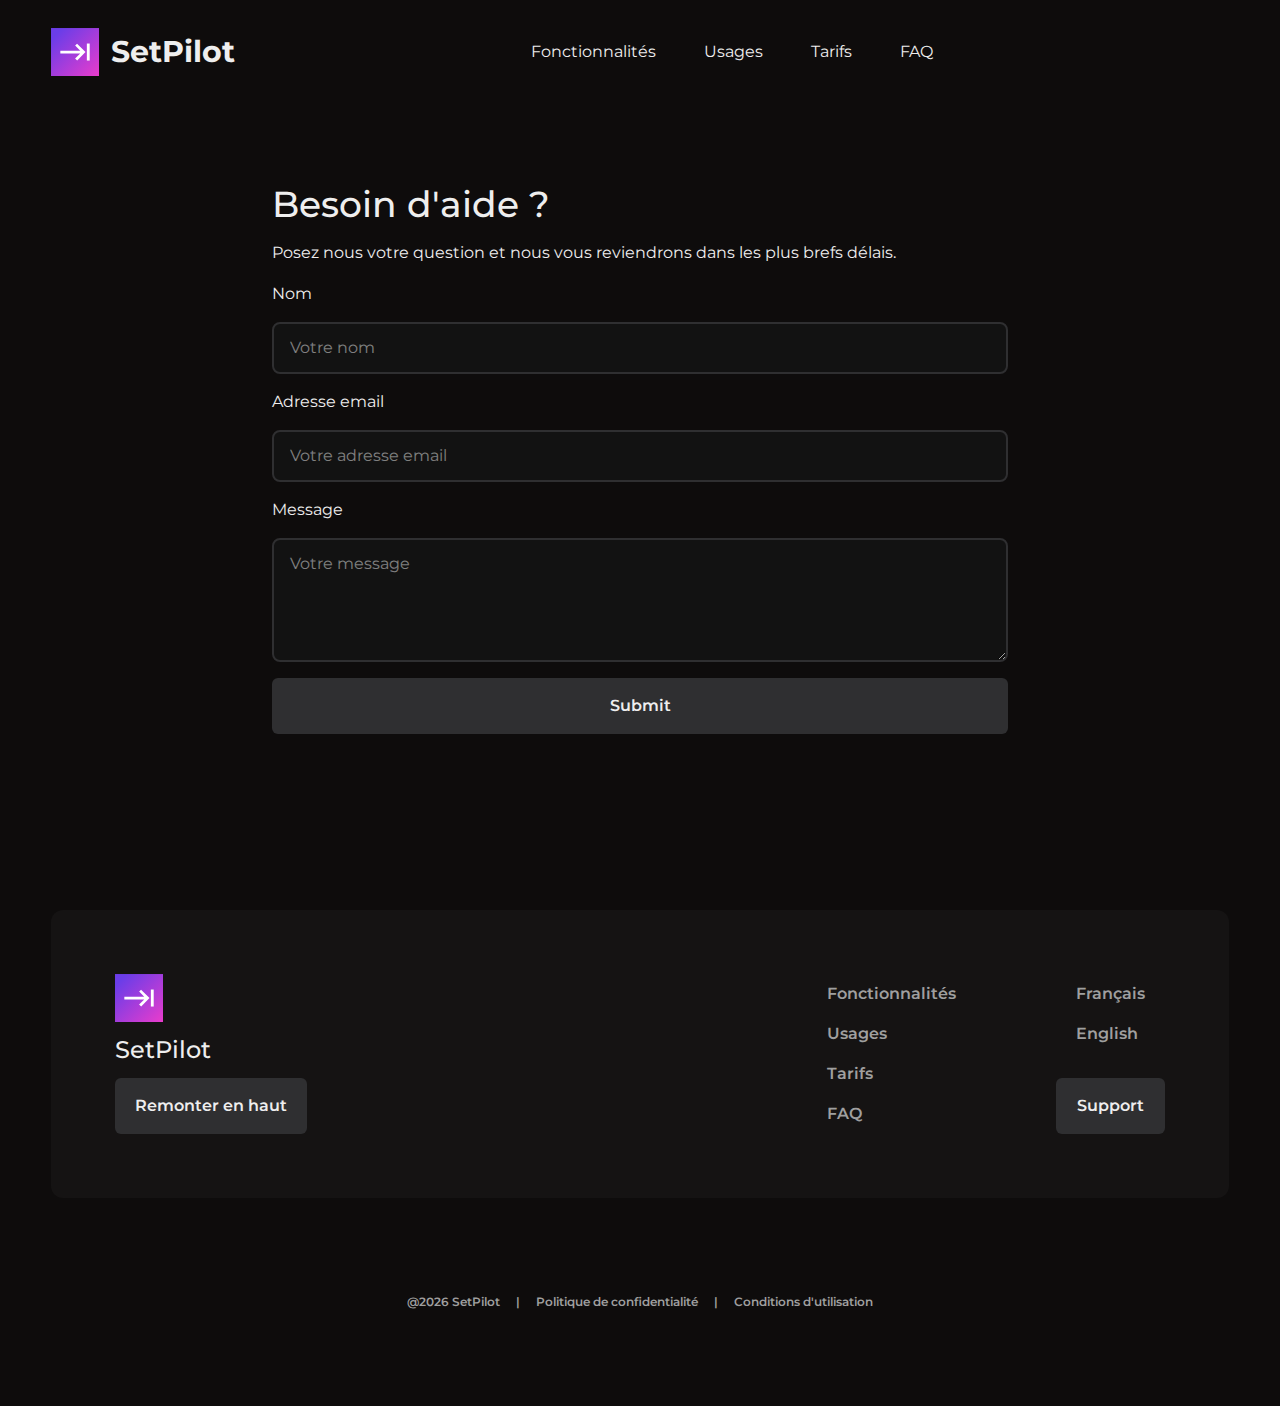
<file: fr/support/index.html>
<!DOCTYPE html><html lang="fr"> <head><meta charset="utf-8"><meta name="viewport" content="width=device-width"><title>Support</title><link rel="icon" type="image/svg+xml" href="/favicon.svg"><link rel="manifest" href="/manifest.json"><!-- Google Fonts --><link rel="preconnect" href="https://fonts.googleapis.com"><link rel="preconnect" href="https://fonts.gstatic.com" crossorigin><link href="https://fonts.googleapis.com/css2?family=Montserrat:wght@400;500;600;700&display=swap" rel="stylesheet"><meta name="description" content="Synchronisez tout votre groupe sur scène"><meta name="theme-color" content="#18181b"><meta property="og:title" content="Support"><meta property="og:description" content="Synchronisez tout votre groupe sur scène"><meta property="og:image" content="https://setpilot.app/social-thumbnail.avif"><meta property="og:url" content="https://setpilot.app/fr/"><meta property="og:type" content="website"><meta property="og:locale" content="fr"><meta property="og:site_name" content="SetPilot - L'appli mobile pour des Setlists synchronisées"><link rel="icon" type="image/png" href="/favicon-96x96.png" sizes="96x96"><link rel="icon" type="image/svg+xml" href="/favicon.svg"><link rel="shortcut icon" href="/favicon.ico"><link rel="apple-touch-icon" sizes="180x180" href="/apple-touch-icon.png"><meta name="apple-mobile-web-app-title" content="SetPilot"><link rel="manifest" href="/site.webmanifest"><link rel="stylesheet" href="/_astro/deletion.pIeSWiVp.css">
<style>html:has(dialog[open]){overflow:hidden;backdrop-filter:blur(0);scrollbar-gutter:stable}dialog[data-astro-cid-ea474lco][open]::backdrop{backdrop-filter:blur(50px)}@keyframes scale-up{to{translate:0 0;scale:1}}@media (prefers-reduced-motion: no-preference){dialog[data-astro-cid-ea474lco]{translate:0 2rem;scale:.8}dialog[data-astro-cid-ea474lco][open]{animation:scale-up forwards 1s;animation-timing-function:var(--ease-bs-spring)}}.cursor-pointer[data-astro-cid-ea474lco]{cursor:pointer}
</style></head> <body id="top"> <!-- Skip link --> <a class="fixed -top-20 focus-visible:top-0 p-3 bg-black/90 transition-all duration-300" href="#main">Skip to content</a> <!-- Header --> <header class="wrapper bg-loop"> <!-- Wrapper --> <div class="bs-container py-6 flex justify-between items-center"> <!-- Logo --> <a class="flex xl:min-w-32 group items-center gap-3" href="https://setpilot.app/fr/" aria-label="SetPilot - L'appli mobile pour des Setlists synchronisées - Home"> <img src="/_astro/logo.C5WIMe0W_1myDoU.svg" alt="SetPilot logo" width="48" height="48" loading="lazy" decoding="async" class="group-hover:-rotate-180 group-hover:scale-80 transition-transform ease-bs-spring duration-1000"> <span class="text-2xl md:text-3xl font-bold text-bs-foreground-light">SetPilot</span> </a> <!-- Nav --> <nav class="hidden col-span-6 md:flex mx-auto self-stretch lg:gap-2"> <!-- Links --> <a class="bs-btn !bg-transparent !font-normal before:translate-y-full hover:before:translate-y-0" href="/fr/#features"> Fonctionnalités </a><a class="bs-btn !bg-transparent !font-normal before:translate-y-full hover:before:translate-y-0" href="/fr/#use-cases"> Usages </a><a class="bs-btn !bg-transparent !font-normal before:translate-y-full hover:before:translate-y-0" href="/fr/#pricing"> Tarifs </a><a class="bs-btn !bg-transparent !font-normal before:translate-y-full hover:before:translate-y-0" href="/fr/#faq"> FAQ </a> </nav> </div> </header> <!-- Main slot --> <main id="main">  <section class="max-w-[92vw] lg:max-w-4xl mx-auto px-5 md:p-20 flex flex-col justify-between rounded-md" data-astro-cid-ea474lco> <!-- Form --> <form id="signupForm" class="flex gap-6 flex-col" method="POST" data-astro-cid-ea474lco> <div id="formContent" class="flex flex-col gap-4" data-astro-cid-ea474lco> <!-- Intro --> <h1 class="bs-h2" data-astro-cid-ea474lco>Besoin d'aide ?</h1> <p class="bs-body-text" data-astro-cid-ea474lco>Posez nous votre question et nous vous reviendrons dans les plus brefs délais.</p> <!-- Form inputs --> <input name="locale" type="hidden" value="fr" data-astro-cid-ea474lco> <!-- Name --> <label for="name" data-astro-cid-ea474lco>Nom</label> <input id="name" name="name" type="text" class="border-2 rounded-lg bg-bs-surface-0 border-bs-surface-3 form-input px-4 py-3" placeholder="Votre nom" required data-astro-cid-ea474lco> <!-- Email --> <label for="email" data-astro-cid-ea474lco>Adresse email</label> <input id="email" name="email" type="email" class="border-2 rounded-lg bg-bs-surface-0 border-bs-surface-3 form-input px-4 py-3" placeholder="Votre adresse email" required data-astro-cid-ea474lco> <label for="email" data-astro-cid-ea474lco>Message</label> <textarea id="message" name="message" rows="4" class="border-2 rounded-lg bg-bs-surface-0 border-bs-surface-3 form-input px-4 py-3" placeholder="Votre message" required data-astro-cid-ea474lco></textarea> <!-- Submit --> <button type="submit" class="bs-btn form-input px-4 py-3 cursor-pointer" data-astro-cid-ea474lco>Submit</button> </div> <!-- Loading State --> <div id="loadingState" class="hidden flex flex-col items-center justify-center gap-4" data-astro-cid-ea474lco> <div class="animate-spin rounded-full h-12 w-12 border-b-2 border-bs-surface-3" data-astro-cid-ea474lco></div> <p class="text-bs-surface-3" data-astro-cid-ea474lco>Envoi en cours...</p> </div> <!-- Success State --> <div id="successState" class="hidden flex flex-col items-center justify-center gap-4" data-astro-cid-ea474lco> <p class="text-center" data-astro-cid-ea474lco>Votre message a bien été envoyé, nous reviendrons vers vous dans les plus brefs délais.</p> </div> </form> </section>  </main> <!-- Footer --> <footer class="@container bs-container my-24 font-semibold text-bs-foreground-dark [&_a]:hover:text-bs-foreground-light [&_a]:transition-color [&_a]:duration-150" id="contact"> <!-- Wrapper --> <div class="bg-bs-surface-2 p-6 md:p-16 rounded-xl grid md:grid-cols-2 gap-8"> <!-- Left col --> <div class="w-max flex flex-col gap-8 md:gap-0 justify-between text-bs-foreground-light"> <!-- Logo --> <a class="flex group" href="#top" aria-label="Back to top"> <img src="/_astro/logo.C5WIMe0W_1myDoU.svg" alt="Logo" width="48" height="48" loading="lazy" decoding="async" class="group-hover:-rotate-180 group-hover:scale-80 transition-transform ease-bs-spring duration-1000"> </a> <!-- CTA title --> <h2 class="bs-h3">SetPilot</h2> <!-- CTA Button --> <!-- <button type="button" class="min-w-32 bs-btn block bg-bs-surface-3" onclick="demo.showModal()">
          { settings.demo.cta }
        </button> --> <button type="button" class="min-w-32 bs-btn block bg-bs-surface-3" onclick="window.scrollTo({ top: 0, behavior: 'smooth' });"> Remonter en haut </button> </div> <!-- Right col --> <div class="flex gap-10 md:gap-2 lg:gap-20 md:justify-end [&_a]:block md:[&_a]:px-5 [&_a]:py-2"> <!-- Nav --> <nav class="flex flex-col"> <a href="/fr/#features"> Fonctionnalités </a><a href="/fr/#use-cases"> Usages </a><a href="/fr/#pricing"> Tarifs </a><a href="/fr/#faq"> FAQ </a> </nav> <nav class="flex flex-col"> <a href="/fr">Français</a> <a href="/">English</a> <br> <a href="/fr/support" class="bs-btn">Support</a> </nav> </div> </div> <!-- Colophon --> <aside class="bs-container"> <nav class="flex gap-4 justify-center pt-16 md:pt-24 text-xs whitespace-nowrap"> <!-- Copyright/Date --> <a href="https://setpilot.app">@2026 SetPilot</a>
|
<a href="/fr/politique-de-confidentialite">Politique de confidentialité</a>
|
<a href="/fr/conditions-d-utilisation">Conditions d&#39;utilisation</a> </nav> </aside> </footer> <script>
    !function(t,e){var o,n,p,r;e.__SV||(window.posthog=e,e._i=[],e.init=function(i,s,a){function g(t,e){var o=e.split(".");2==o.length&&(t=t[o[0]],e=o[1]),t[e]=function(){t.push([e].concat(Array.prototype.slice.call(arguments,0)))}}(p=t.createElement("script")).type="text/javascript",p.crossOrigin="anonymous",p.async=!0,p.src=s.api_host.replace(".i.posthog.com","-assets.i.posthog.com")+"/static/array.js",(r=t.getElementsByTagName("script")[0]).parentNode.insertBefore(p,r);var u=e;for(void 0!==a?u=e[a]=[]:a="posthog",u.people=u.people||[],u.toString=function(t){var e="posthog";return"posthog"!==a&&(e+="."+a),t||(e+=" (stub)"),e},u.people.toString=function(){return u.toString(1)+".people (stub)"},o="init Ee Ps Rs xe ks Is capture We calculateEventProperties Cs register register_once register_for_session unregister unregister_for_session Ds getFeatureFlag getFeatureFlagPayload isFeatureEnabled reloadFeatureFlags updateEarlyAccessFeatureEnrollment getEarlyAccessFeatures on onFeatureFlags onSurveysLoaded onSessionId getSurveys getActiveMatchingSurveys renderSurvey canRenderSurvey canRenderSurveyAsync identify setPersonProperties group resetGroups setPersonPropertiesForFlags resetPersonPropertiesForFlags setGroupPropertiesForFlags resetGroupPropertiesForFlags reset get_distinct_id getGroups get_session_id get_session_replay_url alias set_config startSessionRecording stopSessionRecording sessionRecordingStarted captureException loadToolbar get_property getSessionProperty Fs Ms createPersonProfile As Es opt_in_capturing opt_out_capturing has_opted_in_capturing has_opted_out_capturing clear_opt_in_out_capturing Ts debug Os getPageViewId captureTraceFeedback captureTraceMetric".split(" "),n=0;n<o.length;n++)g(u,o[n]);e._i.push([i,s,a])},e.__SV=1)}(document,window.posthog||[]);
    posthog.init('phc_Slzey7RO8N7rfmTvfHdOWNuevdmPstrgXVNclrjy0RO', {
        api_host: 'https://eu.i.posthog.com',
        defaults: '2025-05-24',
        person_profiles: 'always', // or 'always' to create profiles for anonymous users as well
    })
</script> </body></html> <script type="module">const t=document.getElementById("signupForm"),n=document.getElementById("formContent"),e=document.getElementById("loadingState"),o=document.getElementById("successState");if(!t||!n||!e||!o)throw console.error("Required form elements not found"),new Error("Required form elements not found");t.addEventListener("submit",async s=>{s.preventDefault(),n.classList.add("hidden"),e.classList.remove("hidden");const d=new FormData(t),c=Object.fromEntries(d.entries());fetch("https://submit-form.com/GKCHn03RI",{method:"POST",headers:{"Content-Type":"application/json",Accept:"application/json"},body:JSON.stringify(c)}).then(function(r){e.classList.add("hidden"),o.classList.remove("hidden")}).catch(function(r){e.classList.add("hidden"),n.classList.remove("hidden")})});</script>
</file>
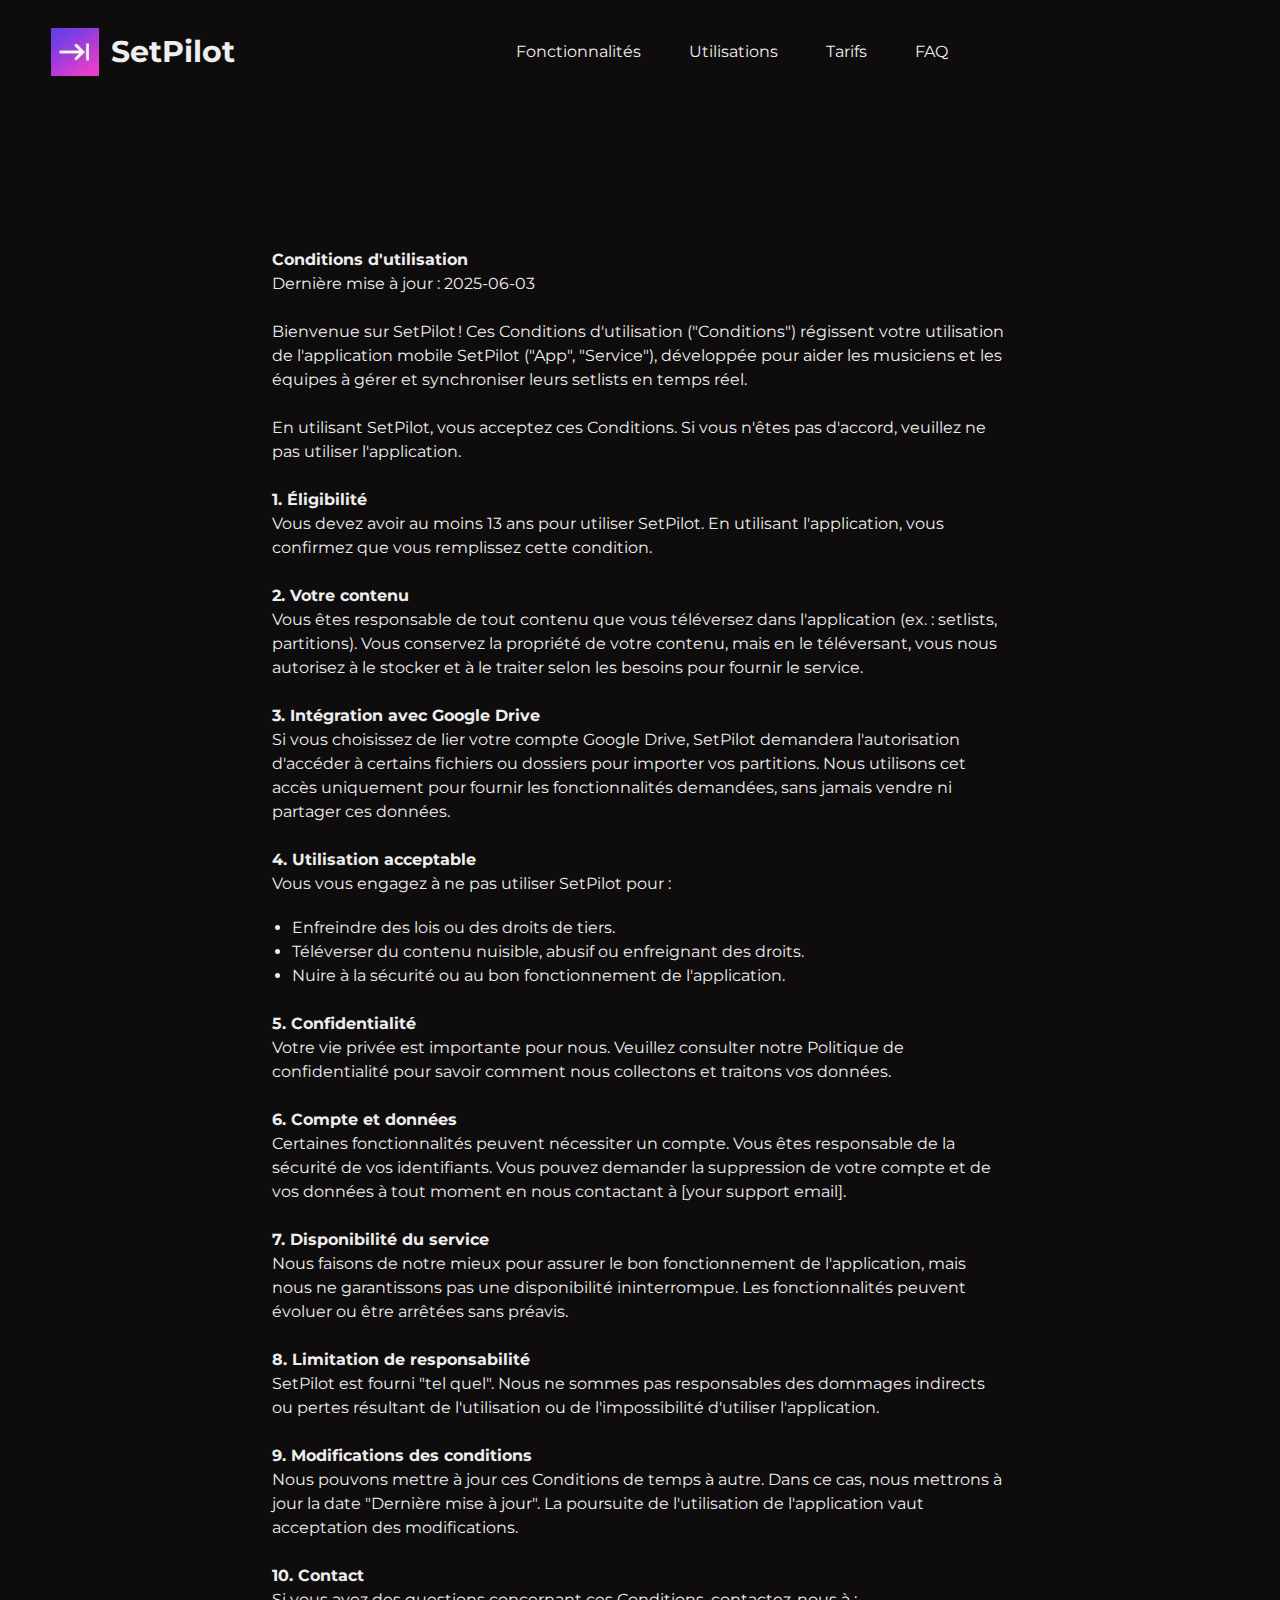
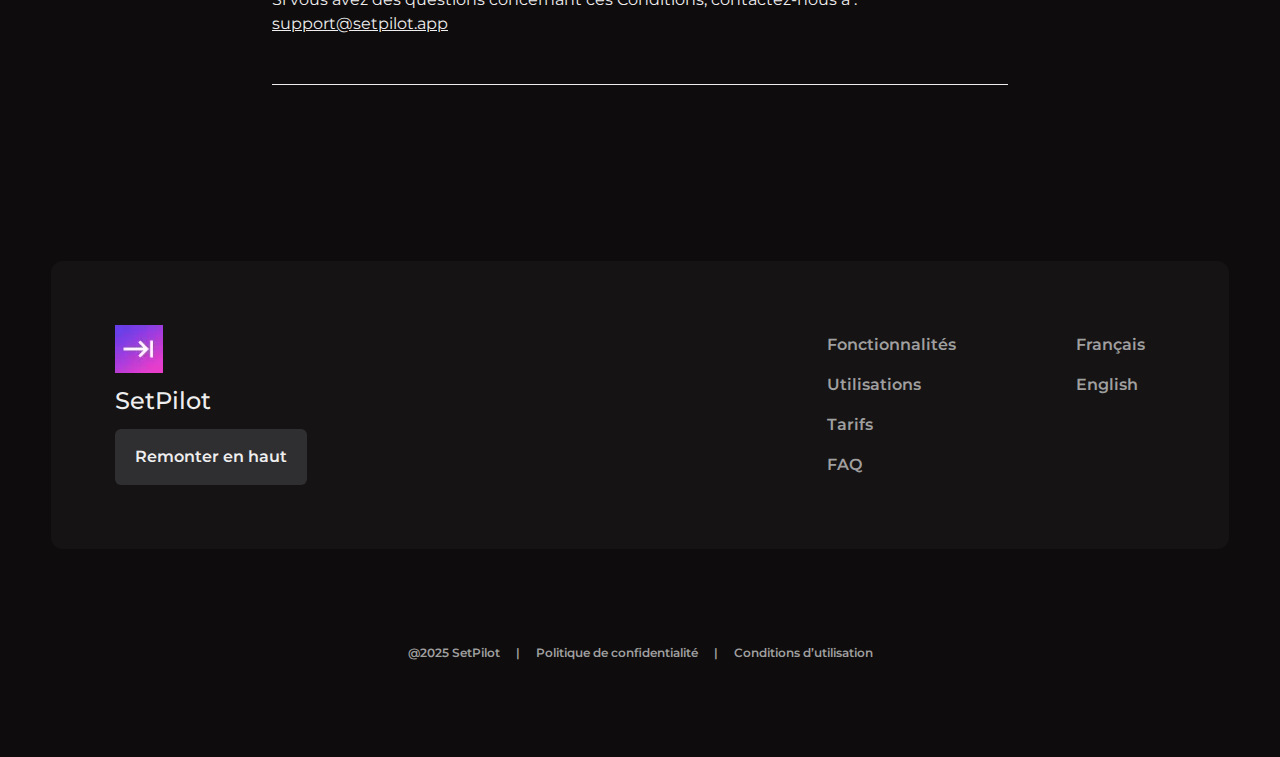
<file: fr/terms-of-service/index.html>
<!DOCTYPE html><html lang="fr"> <head><meta charset="utf-8"><meta name="viewport" content="width=device-width"><title>Conditions d&#39;utilisation</title><link rel="icon" type="image/svg+xml" href="/favicon.svg"><link rel="manifest" href="/manifest.json"><!-- Google Fonts --><link rel="preconnect" href="https://fonts.googleapis.com"><link rel="preconnect" href="https://fonts.gstatic.com" crossorigin><link href="https://fonts.googleapis.com/css2?family=Montserrat:wght@400;500;600;700&display=swap" rel="stylesheet"><meta name="description" content="Synchronisez tout votre groupe sur scène"><meta name="theme-color" content="#18181b"><meta property="og:title" content="Conditions d'utilisation"><meta property="og:description" content="Synchronisez tout votre groupe sur scène"><meta property="og:image" content="https://setpilot.app/1200x630.jpg"><link rel="icon" type="image/png" href="/favicon-96x96.png" sizes="96x96"><link rel="icon" type="image/svg+xml" href="/favicon.svg"><link rel="shortcut icon" href="/favicon.ico"><link rel="apple-touch-icon" sizes="180x180" href="/apple-touch-icon.png"><meta name="apple-mobile-web-app-title" content="SetPilot"><link rel="manifest" href="/site.webmanifest"><link rel="stylesheet" href="/_astro/index.ByGZMoH1.css"></head> <body id="top"> <!-- Skip link --> <a class="fixed -top-20 focus-visible:top-0 p-3 bg-black/90 transition-all duration-300" href="#main">Skip to content</a> <!-- Header --> <header class="wrapper bg-loop"> <!-- Wrapper --> <div class="bs-container py-6 flex justify-between items-center"> <!-- Logo --> <a class="flex xl:min-w-32 group items-center gap-3" href="/" aria-label="SetPilot - L'application mobile pour des concerts Live sans accroc - Home"> <img src="/_astro/logo-72x72.D3_wXhNL_Z1IuEMY.webp" alt="Logo" width="48" height="48" loading="lazy" decoding="async" class="group-hover:-rotate-180 group-hover:scale-80 transition-transform ease-bs-spring duration-1000"> <span class="text-2xl md:text-3xl font-bold text-bs-foreground-light">SetPilot</span> </a> <!-- Nav --> <nav class="hidden col-span-6 md:flex mx-auto self-stretch lg:gap-2"> <!-- Links --> <a class="bs-btn !bg-transparent !font-normal before:translate-y-full hover:before:translate-y-0" href="/fr/#features"> Fonctionnalités </a><a class="bs-btn !bg-transparent !font-normal before:translate-y-full hover:before:translate-y-0" href="/fr/#use-cases"> Utilisations </a><a class="bs-btn !bg-transparent !font-normal before:translate-y-full hover:before:translate-y-0" href="/fr/#pricing"> Tarifs </a><a class="bs-btn !bg-transparent !font-normal before:translate-y-full hover:before:translate-y-0" href="/fr/#faq"> FAQ </a> </nav> </div> </header> <!-- Main slot --> <main id="main">  <section class="max-w-[92vw] lg:max-w-4xl mx-auto bs-mt-md px-5 md:p-20 flex flex-col justify-between rounded-md privacy-policy"> <strong>Conditions d'utilisation</strong> <p>Dernière mise à jour : 2025-06-03</p> <br> <p>Bienvenue sur SetPilot ! Ces Conditions d'utilisation ("Conditions") régissent votre utilisation de l'application mobile SetPilot ("App", "Service"), développée pour aider les musiciens et les équipes à gérer et synchroniser leurs setlists en temps réel.</p> <br> <p>En utilisant SetPilot, vous acceptez ces Conditions. Si vous n'êtes pas d'accord, veuillez ne pas utiliser l'application.</p> <br> <strong>1. Éligibilité</strong> <p>Vous devez avoir au moins 13 ans pour utiliser SetPilot. En utilisant l'application, vous confirmez que vous remplissez cette condition.</p> <br> <strong>2. Votre contenu</strong> <p>Vous êtes responsable de tout contenu que vous téléversez dans l'application (ex. : setlists, partitions). Vous conservez la propriété de votre contenu, mais en le téléversant, vous nous autorisez à le stocker et à le traiter selon les besoins pour fournir le service.</p> <br> <strong>3. Intégration avec Google Drive</strong> <p>Si vous choisissez de lier votre compte Google Drive, SetPilot demandera l'autorisation d'accéder à certains fichiers ou dossiers pour importer vos partitions. Nous utilisons cet accès uniquement pour fournir les fonctionnalités demandées, sans jamais vendre ni partager ces données.</p> <br> <strong>4. Utilisation acceptable</strong> <p>Vous vous engagez à ne pas utiliser SetPilot pour :</p> <ul> <li>Enfreindre des lois ou des droits de tiers.</li> <li>Téléverser du contenu nuisible, abusif ou enfreignant des droits.</li> <li>Nuire à la sécurité ou au bon fonctionnement de l'application.</li> </ul> <br> <strong>5. Confidentialité</strong> <p>Votre vie privée est importante pour nous. Veuillez consulter notre Politique de confidentialité pour savoir comment nous collectons et traitons vos données.</p> <br> <strong>6. Compte et données</strong> <p>Certaines fonctionnalités peuvent nécessiter un compte. Vous êtes responsable de la sécurité de vos identifiants. Vous pouvez demander la suppression de votre compte et de vos données à tout moment en nous contactant à [your support email].</p> <br> <strong>7. Disponibilité du service</strong> <p>Nous faisons de notre mieux pour assurer le bon fonctionnement de l'application, mais nous ne garantissons pas une disponibilité ininterrompue. Les fonctionnalités peuvent évoluer ou être arrêtées sans préavis.</p> <br> <strong>8. Limitation de responsabilité</strong> <p>SetPilot est fourni "tel quel". Nous ne sommes pas responsables des dommages indirects ou pertes résultant de l'utilisation ou de l'impossibilité d'utiliser l'application.</p> <br> <strong>9. Modifications des conditions</strong> <p>Nous pouvons mettre à jour ces Conditions de temps à autre. Dans ce cas, nous mettrons à jour la date "Dernière mise à jour". La poursuite de l'utilisation de l'application vaut acceptation des modifications.</p> <br> <strong>10. Contact</strong> <p>Si vous avez des questions concernant ces Conditions, contactez-nous à : <a href="mailto:support@setpilot.app" style="text-decoration: underline">support@setpilot.app</a></p> <br><br> <hr> </section>  </main> <!-- Footer --> <footer class="@container bs-container my-24 font-semibold text-bs-foreground-dark [&_a]:hover:text-bs-foreground-light [&_a]:transition-color [&_a]:duration-150" id="contact"> <!-- Wrapper --> <div class="bg-bs-surface-2 p-6 md:p-16 rounded-xl grid md:grid-cols-2 gap-8"> <!-- Left col --> <div class="w-max flex flex-col gap-8 md:gap-0 justify-between text-bs-foreground-light"> <!-- Logo --> <a class="flex group" href="#top" aria-label="Back to top"> <img src="/_astro/logo-72x72.D3_wXhNL_Z1IuEMY.webp" alt="Logo" width="48" height="48" loading="lazy" decoding="async" class="group-hover:-rotate-180 group-hover:scale-80 transition-transform ease-bs-spring duration-1000"> </a> <!-- CTA title --> <h2 class="bs-h3">SetPilot</h2> <!-- CTA Button --> <!-- <button type="button" class="min-w-32 bs-btn block bg-bs-surface-3" onclick="demo.showModal()">
          { settings.demo.cta }
        </button> --> <button type="button" class="min-w-32 bs-btn block bg-bs-surface-3" onclick="window.scrollTo({ top: 0, behavior: 'smooth' });"> Remonter en haut </button> </div> <!-- Right col --> <div class="flex gap-10 md:gap-2 lg:gap-20 md:justify-end [&_a]:block md:[&_a]:px-5 [&_a]:py-2"> <!-- Nav --> <nav class="flex flex-col"> <a href="/fr/#features"> Fonctionnalités </a><a href="/fr/#use-cases"> Utilisations </a><a href="/fr/#pricing"> Tarifs </a><a href="/fr/#faq"> FAQ </a> </nav> <nav class="flex flex-col"> <a href="/fr">Français</a> <a href="/">English</a> </nav> </div> </div> <!-- Colophon --> <aside class="bs-container"> <nav class="flex gap-4 justify-center pt-16 md:pt-24 text-xs whitespace-nowrap"> <!-- Copyright/Date --> <a href="https://setpilot.app">@2025 SetPilot</a>
|
<a href="/fr/privacy-policy">Politique de confidentialité</a>
|
<a href="/fr/terms-of-service">Conditions d’utilisation</a> </nav> </aside> </footer> <!-- Demo dialog modal --> <dialog id="demo" class="fixed inset-0 bg-bs-surface-0 m-auto z-50 p-6 md:p-12 rounded-xl w-full max-w-[95%] md:max-w-lg" data-astro-cid-qaiqjvyv> <!-- Form --> <form method="dialog" class="flex gap-6 flex-col" data-astro-cid-qaiqjvyv> <!-- Header --> <h2 class="text-2xl flex justify-between items-center gap-4" data-astro-cid-qaiqjvyv> <span data-astro-cid-qaiqjvyv>SetPilot</span> <button onclick="this.closest('dialog').close('close')" aria-label="Close" class="bs-btn rounded-full !p-0 flex items-center justify-center h-10 w-10" data-astro-cid-qaiqjvyv> <svg viewBox="0 0 24 24" class="scale-75 opacity-75" width="32" height="32" data-astro-cid-qaiqjvyv="true">
  <path fill="currentColor" d="m12 13.4l-4.9 4.9q-.275.275-.7.275t-.7-.275t-.275-.7t.275-.7l4.9-4.9l-4.9-4.9q-.275-.275-.275-.7t.275-.7t.7-.275t.7.275l4.9 4.9l4.9-4.9q.275-.275.7-.275t.7.275t.275.7t-.275.7L13.4 12l4.9 4.9q.275.275.275.7t-.275.7t-.7.275t-.7-.275z" />
</svg> </button> </h2> <!-- Content --> <div class="flex flex-col gap-4" data-astro-cid-qaiqjvyv> <!-- Intro --> <div class="bs-body-text mb-3" data-astro-cid-qaiqjvyv><strong>Faites une visite guidée de nos services</strong> et découvrez comment vous et votre groupe pouvez transformer votre façon de travailler, pour toujours.</div> <!-- Form inputs --> <!-- Name --> <label class="sr-only" for="name" data-astro-cid-qaiqjvyv>Name</label> <input id="name" type="text" class="border-2 rounded-lg bg-bs-surface-0 border-bs-surface-3 form-input px-4 py-3" placeholder="Your name" data-astro-cid-qaiqjvyv> <!-- Company --> <label class="sr-only" for="company" data-astro-cid-qaiqjvyv>Company</label> <input id="company" type="text" class="border-2 rounded-lg bg-bs-surface-0 border-bs-surface-3 form-input px-4 py-3" placeholder="Your company" data-astro-cid-qaiqjvyv> <!-- Email --> <label class="sr-only" for="email" data-astro-cid-qaiqjvyv>Email</label> <input id="email" type="email" class="border-2 rounded-lg bg-bs-surface-0 border-bs-surface-3 form-input px-4 py-3" placeholder="Your email" data-astro-cid-qaiqjvyv> <!-- Submit --> <button class="bs-btn form-input px-4 py-3" data-astro-cid-qaiqjvyv>Remonter en haut</button> </div> </form> </dialog> </body></html>
</file>
<file: _astro/deletion.pIeSWiVp.css>
@layer properties{@supports (((-webkit-hyphens:none)) and (not (margin-trim:inline))) or ((-moz-orient:inline) and (not (color:rgb(from red r g b)))){*,:before,:after,::backdrop{--tw-translate-x:0;--tw-translate-y:0;--tw-translate-z:0;--tw-scale-x:1;--tw-scale-y:1;--tw-scale-z:1;--tw-border-style:solid;--tw-gradient-position:initial;--tw-gradient-from:#0000;--tw-gradient-via:#0000;--tw-gradient-to:#0000;--tw-gradient-stops:initial;--tw-gradient-via-stops:initial;--tw-gradient-from-position:0%;--tw-gradient-via-position:50%;--tw-gradient-to-position:100%;--tw-font-weight:initial;--tw-tracking:initial;--tw-shadow:0 0 #0000;--tw-shadow-color:initial;--tw-shadow-alpha:100%;--tw-inset-shadow:0 0 #0000;--tw-inset-shadow-color:initial;--tw-inset-shadow-alpha:100%;--tw-ring-color:initial;--tw-ring-shadow:0 0 #0000;--tw-inset-ring-color:initial;--tw-inset-ring-shadow:0 0 #0000;--tw-ring-inset:initial;--tw-ring-offset-width:0px;--tw-ring-offset-color:#fff;--tw-ring-offset-shadow:0 0 #0000;--tw-blur:initial;--tw-brightness:initial;--tw-contrast:initial;--tw-grayscale:initial;--tw-hue-rotate:initial;--tw-invert:initial;--tw-opacity:initial;--tw-saturate:initial;--tw-sepia:initial;--tw-drop-shadow:initial;--tw-drop-shadow-color:initial;--tw-drop-shadow-alpha:100%;--tw-drop-shadow-size:initial;--tw-backdrop-blur:initial;--tw-backdrop-brightness:initial;--tw-backdrop-contrast:initial;--tw-backdrop-grayscale:initial;--tw-backdrop-hue-rotate:initial;--tw-backdrop-invert:initial;--tw-backdrop-opacity:initial;--tw-backdrop-saturate:initial;--tw-backdrop-sepia:initial;--tw-duration:initial;--tw-ease:initial;--tw-content:""}}}@layer theme{:root,:host{--font-sans:ui-sans-serif,system-ui,sans-serif,"Apple Color Emoji","Segoe UI Emoji","Segoe UI Symbol","Noto Color Emoji";--font-mono:ui-monospace,SFMono-Regular,Menlo,Monaco,Consolas,"Liberation Mono","Courier New",monospace;--color-yellow-500:oklch(79.5% .184 86.047);--color-cyan-500:oklch(71.5% .143 215.221);--color-indigo-500:oklch(58.5% .233 277.117);--color-purple-600:oklch(55.8% .288 302.321);--color-fuchsia-500:oklch(66.7% .295 322.15);--color-pink-500:oklch(65.6% .241 354.308);--color-black:#000;--spacing:.25rem;--container-lg:32rem;--container-xl:36rem;--container-4xl:56rem;--text-xs:.75rem;--text-xs--line-height:calc(1/.75);--text-sm:.875rem;--text-sm--line-height:calc(1.25/.875);--text-base:1rem;--text-base--line-height: 1.5 ;--text-lg:1.125rem;--text-lg--line-height:calc(1.75/1.125);--text-xl:1.25rem;--text-xl--line-height:calc(1.75/1.25);--text-2xl:1.5rem;--text-2xl--line-height:calc(2/1.5);--text-3xl:1.875rem;--text-3xl--line-height: 1.2 ;--text-4xl:2.25rem;--text-4xl--line-height:calc(2.5/2.25);--text-5xl:3rem;--text-5xl--line-height:1;--text-6xl:3.75rem;--text-6xl--line-height:1;--font-weight-normal:400;--font-weight-semibold:600;--font-weight-bold:700;--tracking-widest:.1em;--radius-md:.375rem;--radius-lg:.5rem;--radius-xl:.75rem;--animate-spin:spin 1s linear infinite;--default-transition-duration:.15s;--default-transition-timing-function:cubic-bezier(.4,0,.2,1);--default-font-family:var(--font-sans);--default-mono-font-family:var(--font-mono);--font-display:"Montserrat","ui-sans-serif","system-ui","sans-serif";--color-bs-surface-0:#121212;--color-bs-surface-2:#ffffff08;--color-bs-surface-3:#2f2f31;--color-bs-foreground-light:#eee;--color-bs-foreground-dark:#9f9f9f;--ease-bs-bounce:linear(0,.01,.04 1.6%,.161 3.3%,.816 9.4%,1.046,1.189 14.4%,1.231,1.254 17%,1.259,1.257 18.6%,1.236,1.194 22.3%,1.057 27%,.999 29.4%,.955 32.1%,.942,.935 34.9%,.933,.939 38.4%,1 47.3%,1.011,1.017 52.6%,1.016 56.4%,1 65.2%,.996 70.2%,1.001 87.2%,1);--ease-bs-spring:linear(0,.009,.035 2.1%,.141,.281 6.7%,.723 12.9%,.938 16.7%,1.017,1.077,1.121,1.149 24.3%,1.159,1.163,1.161,1.154 29.9%,1.129 32.8%,1.051 39.6%,1.017 43.1%,.991,.977 51%,.974 53.8%,.975 57.1%,.997 69.8%,1.003 76.9%,1.004 83.8%,1)}}@layer base{*,:after,:before,::backdrop{box-sizing:border-box;border:0 solid;margin:0;padding:0}::file-selector-button{box-sizing:border-box;border:0 solid;margin:0;padding:0}html,:host{-webkit-text-size-adjust:100%;tab-size:4;line-height:1.5;font-family:var(--default-font-family,ui-sans-serif,system-ui,sans-serif,"Apple Color Emoji","Segoe UI Emoji","Segoe UI Symbol","Noto Color Emoji");font-feature-settings:var(--default-font-feature-settings,normal);font-variation-settings:var(--default-font-variation-settings,normal);-webkit-tap-highlight-color:transparent}hr{height:0;color:inherit;border-top-width:1px}abbr:where([title]){-webkit-text-decoration:underline dotted;text-decoration:underline dotted}h1,h2,h3,h4,h5,h6{font-size:inherit;font-weight:inherit}a{color:inherit;-webkit-text-decoration:inherit;text-decoration:inherit}b,strong{font-weight:bolder}code,kbd,samp,pre{font-family:var(--default-mono-font-family,ui-monospace,SFMono-Regular,Menlo,Monaco,Consolas,"Liberation Mono","Courier New",monospace);font-feature-settings:var(--default-mono-font-feature-settings,normal);font-variation-settings:var(--default-mono-font-variation-settings,normal);font-size:1em}small{font-size:80%}sub,sup{vertical-align:baseline;font-size:75%;line-height:0;position:relative}sub{bottom:-.25em}sup{top:-.5em}table{text-indent:0;border-color:inherit;border-collapse:collapse}:-moz-focusring{outline:auto}progress{vertical-align:baseline}summary{display:list-item}ol,ul,menu{list-style:none}img,svg,video,canvas,audio,iframe,embed,object{vertical-align:middle;display:block}img,video{max-width:100%;height:auto}button,input,select,optgroup,textarea{font:inherit;font-feature-settings:inherit;font-variation-settings:inherit;letter-spacing:inherit;color:inherit;opacity:1;background-color:#0000;border-radius:0}::file-selector-button{font:inherit;font-feature-settings:inherit;font-variation-settings:inherit;letter-spacing:inherit;color:inherit;opacity:1;background-color:#0000;border-radius:0}:where(select:is([multiple],[size])) optgroup{font-weight:bolder}:where(select:is([multiple],[size])) optgroup option{padding-inline-start:20px}::file-selector-button{margin-inline-end:4px}::placeholder{opacity:1}@supports (not ((-webkit-appearance:-apple-pay-button))) or (contain-intrinsic-size:1px){::placeholder{color:currentColor}@supports (color:color-mix(in lab,red,red)){::placeholder{color:color-mix(in oklab,currentcolor 50%,transparent)}}}textarea{resize:vertical}::-webkit-search-decoration{-webkit-appearance:none}::-webkit-date-and-time-value{min-height:1lh;text-align:inherit}::-webkit-datetime-edit{display:inline-flex}::-webkit-datetime-edit-fields-wrapper{padding:0}::-webkit-datetime-edit{padding-block:0}::-webkit-datetime-edit-year-field{padding-block:0}::-webkit-datetime-edit-month-field{padding-block:0}::-webkit-datetime-edit-day-field{padding-block:0}::-webkit-datetime-edit-hour-field{padding-block:0}::-webkit-datetime-edit-minute-field{padding-block:0}::-webkit-datetime-edit-second-field{padding-block:0}::-webkit-datetime-edit-millisecond-field{padding-block:0}::-webkit-datetime-edit-meridiem-field{padding-block:0}:-moz-ui-invalid{box-shadow:none}button,input:where([type=button],[type=reset],[type=submit]){appearance:button}::file-selector-button{appearance:button}::-webkit-inner-spin-button{height:auto}::-webkit-outer-spin-button{height:auto}[hidden]:where(:not([hidden=until-found])){display:none!important}}@layer components;@layer utilities{.\@container{container-type:inline-size}.sr-only{clip:rect(0,0,0,0);white-space:nowrap;border-width:0;width:1px;height:1px;margin:-1px;padding:0;position:absolute;overflow:hidden}.absolute{position:absolute}.fixed{position:fixed}.relative{position:relative}.static{position:static}.inset-0{inset:calc(var(--spacing)*0)}.-top-20{top:calc(var(--spacing)*-20)}.top-\[4cqb\]{top:4cqb}.left-8{left:calc(var(--spacing)*8)}.isolate{isolation:isolate}.z-10{z-index:10}.z-50{z-index:50}.col-span-6{grid-column:span 6/span 6}.m-auto{margin:auto}.mx-auto{margin-inline:auto}.my-8{margin-block:calc(var(--spacing)*8)}.my-24{margin-block:calc(var(--spacing)*24)}.ms-2{margin-inline-start:calc(var(--spacing)*2)}.-mt-10{margin-top:calc(var(--spacing)*-10)}.mt-4{margin-top:calc(var(--spacing)*4)}.mt-8{margin-top:calc(var(--spacing)*8)}.mt-24{margin-top:calc(var(--spacing)*24)}.mb-3{margin-bottom:calc(var(--spacing)*3)}.mb-5{margin-bottom:calc(var(--spacing)*5)}.line-clamp-4{-webkit-line-clamp:4;-webkit-box-orient:vertical;display:-webkit-box;overflow:hidden}.block{display:block}.flex{display:flex}.grid{display:grid}.hidden{display:none}.\!h-auto{height:auto!important}.h-4{height:calc(var(--spacing)*4)}.h-10{height:calc(var(--spacing)*10)}.h-12{height:calc(var(--spacing)*12)}.h-20{height:calc(var(--spacing)*20)}.h-auto{height:auto}.h-full{height:100%}.min-h-\[50svh\]{min-height:50svh}.w-1\/2{width:50%}.w-3\/4{width:75%}.w-4{width:calc(var(--spacing)*4)}.w-10{width:calc(var(--spacing)*10)}.w-12{width:calc(var(--spacing)*12)}.w-50{width:calc(var(--spacing)*50)}.w-\[90cqi\]{width:90cqi}.w-full{width:100%}.w-max{width:max-content}.max-w-\[92vw\]{max-width:92vw}.max-w-\[95\%\]{max-width:95%}.max-w-none{max-width:none}.max-w-xl{max-width:var(--container-xl)}.min-w-32{min-width:calc(var(--spacing)*32)}.flex-1{flex:1}.flex-grow{flex-grow:1}.-translate-x-\[2px\]{--tw-translate-x: -2px ;translate:var(--tw-translate-x)var(--tw-translate-y)}.-translate-y-1{--tw-translate-y:calc(var(--spacing)*-1);translate:var(--tw-translate-x)var(--tw-translate-y)}.scale-75{--tw-scale-x:75%;--tw-scale-y:75%;--tw-scale-z:75%;scale:var(--tw-scale-x)var(--tw-scale-y)}.-scale-x-100{--tw-scale-x: -100% ;scale:var(--tw-scale-x)var(--tw-scale-y)}.-rotate-90{rotate:-90deg}.transform-gpu{transform:translateZ(0)var(--tw-rotate-x,)var(--tw-rotate-y,)var(--tw-rotate-z,)var(--tw-skew-x,)var(--tw-skew-y,)}.animate-spin{animation:var(--animate-spin)}.cursor-pointer{cursor:pointer}.grid-flow-dense{grid-auto-flow:dense}.grid-cols-2{grid-template-columns:repeat(2,minmax(0,1fr))}.flex-col{flex-direction:column}.place-content-center{place-content:center}.items-center{align-items:center}.justify-between{justify-content:space-between}.justify-center{justify-content:center}.gap-2{gap:calc(var(--spacing)*2)}.gap-3{gap:calc(var(--spacing)*3)}.gap-4{gap:calc(var(--spacing)*4)}.gap-6{gap:calc(var(--spacing)*6)}.gap-8{gap:calc(var(--spacing)*8)}.gap-10{gap:calc(var(--spacing)*10)}.self-stretch{align-self:stretch}.overflow-hidden{overflow:hidden}.rounded-full{border-radius:3.40282e38px}.rounded-lg{border-radius:var(--radius-lg)}.rounded-md{border-radius:var(--radius-md)}.rounded-xl{border-radius:var(--radius-xl)}.border{border-style:var(--tw-border-style);border-width:1px}.border-2{border-style:var(--tw-border-style);border-width:2px}.border-b-2{border-bottom-style:var(--tw-border-style);border-bottom-width:2px}.border-bs-surface-3{border-color:var(--color-bs-surface-3)}.\!bg-transparent{background-color:#0000!important}.bg-black\/90{background-color:#000000e6}@supports (color:color-mix(in lab,red,red)){.bg-black\/90{background-color:color-mix(in oklab,var(--color-black)90%,transparent)}}.bg-bs-surface-0{background-color:var(--color-bs-surface-0)}.bg-bs-surface-0\/90{background-color:#121212e6}@supports (color:color-mix(in lab,red,red)){.bg-bs-surface-0\/90{background-color:color-mix(in oklab,var(--color-bs-surface-0)90%,transparent)}}.bg-bs-surface-0\/95{background-color:#121212f2}@supports (color:color-mix(in lab,red,red)){.bg-bs-surface-0\/95{background-color:color-mix(in oklab,var(--color-bs-surface-0)95%,transparent)}}.bg-bs-surface-0\/98{background-color:#121212fa}@supports (color:color-mix(in lab,red,red)){.bg-bs-surface-0\/98{background-color:color-mix(in oklab,var(--color-bs-surface-0)98%,transparent)}}.bg-bs-surface-2{background-color:var(--color-bs-surface-2)}.bg-bs-surface-3{background-color:var(--color-bs-surface-3)}.bg-gradient-to-r{--tw-gradient-position:to right in oklab;background-image:linear-gradient(var(--tw-gradient-stops))}.from-fuchsia-500{--tw-gradient-from:var(--color-fuchsia-500);--tw-gradient-stops:var(--tw-gradient-via-stops,var(--tw-gradient-position),var(--tw-gradient-from)var(--tw-gradient-from-position),var(--tw-gradient-to)var(--tw-gradient-to-position))}.from-indigo-500{--tw-gradient-from:var(--color-indigo-500);--tw-gradient-stops:var(--tw-gradient-via-stops,var(--tw-gradient-position),var(--tw-gradient-from)var(--tw-gradient-from-position),var(--tw-gradient-to)var(--tw-gradient-to-position))}.from-pink-500{--tw-gradient-from:var(--color-pink-500);--tw-gradient-stops:var(--tw-gradient-via-stops,var(--tw-gradient-position),var(--tw-gradient-from)var(--tw-gradient-from-position),var(--tw-gradient-to)var(--tw-gradient-to-position))}.via-bs-surface-0\/60{--tw-gradient-via:#12121299}@supports (color:color-mix(in lab,red,red)){.via-bs-surface-0\/60{--tw-gradient-via:color-mix(in oklab,var(--color-bs-surface-0)60%,transparent)}}.via-bs-surface-0\/60{--tw-gradient-via-stops:var(--tw-gradient-position),var(--tw-gradient-from)var(--tw-gradient-from-position),var(--tw-gradient-via)var(--tw-gradient-via-position),var(--tw-gradient-to)var(--tw-gradient-to-position);--tw-gradient-stops:var(--tw-gradient-via-stops)}.to-cyan-500{--tw-gradient-to:var(--color-cyan-500);--tw-gradient-stops:var(--tw-gradient-via-stops,var(--tw-gradient-position),var(--tw-gradient-from)var(--tw-gradient-from-position),var(--tw-gradient-to)var(--tw-gradient-to-position))}.to-purple-600{--tw-gradient-to:var(--color-purple-600);--tw-gradient-stops:var(--tw-gradient-via-stops,var(--tw-gradient-position),var(--tw-gradient-from)var(--tw-gradient-from-position),var(--tw-gradient-to)var(--tw-gradient-to-position))}.to-yellow-500{--tw-gradient-to:var(--color-yellow-500);--tw-gradient-stops:var(--tw-gradient-via-stops,var(--tw-gradient-position),var(--tw-gradient-from)var(--tw-gradient-from-position),var(--tw-gradient-to)var(--tw-gradient-to-position))}.bg-clip-text{-webkit-background-clip:text;background-clip:text}.object-cover{object-fit:cover}.object-left{object-position:left}.\!p-0{padding:calc(var(--spacing)*0)!important}.p-3{padding:calc(var(--spacing)*3)}.p-6{padding:calc(var(--spacing)*6)}.p-\[5vw\]{padding:5vw}.px-4{padding-inline:calc(var(--spacing)*4)}.px-5{padding-inline:calc(var(--spacing)*5)}.py-3{padding-block:calc(var(--spacing)*3)}.py-5{padding-block:calc(var(--spacing)*5)}.py-6{padding-block:calc(var(--spacing)*6)}.py-16{padding-block:calc(var(--spacing)*16)}.pt-16{padding-top:calc(var(--spacing)*16)}.pt-20{padding-top:calc(var(--spacing)*20)}.pt-\[20rem\]{padding-top:20rem}.text-center{text-align:center}.font-display{font-family:var(--font-display)}.text-2xl{font-size:var(--text-2xl);line-height:var(--tw-leading,var(--text-2xl--line-height))}.text-3xl{font-size:var(--text-3xl);line-height:var(--tw-leading,var(--text-3xl--line-height))}.text-4xl{font-size:var(--text-4xl);line-height:var(--tw-leading,var(--text-4xl--line-height))}.text-base{font-size:var(--text-base);line-height:var(--tw-leading,var(--text-base--line-height))}.text-sm{font-size:var(--text-sm);line-height:var(--tw-leading,var(--text-sm--line-height))}.text-xl{font-size:var(--text-xl);line-height:var(--tw-leading,var(--text-xl--line-height))}.text-xs{font-size:var(--text-xs);line-height:var(--tw-leading,var(--text-xs--line-height))}.\!font-normal{--tw-font-weight:var(--font-weight-normal)!important;font-weight:var(--font-weight-normal)!important}.font-bold{--tw-font-weight:var(--font-weight-bold);font-weight:var(--font-weight-bold)}.font-semibold{--tw-font-weight:var(--font-weight-semibold);font-weight:var(--font-weight-semibold)}.tracking-widest{--tw-tracking:var(--tracking-widest);letter-spacing:var(--tracking-widest)}.text-balance{text-wrap:balance}.text-pretty{text-wrap:pretty}.whitespace-nowrap{white-space:nowrap}.text-bs-foreground-dark{color:var(--color-bs-foreground-dark)}.text-bs-foreground-light{color:var(--color-bs-foreground-light)}.text-bs-surface-3{color:var(--color-bs-surface-3)}.text-transparent{color:#0000}.uppercase{text-transform:uppercase}.not-italic{font-style:normal}.underline{text-decoration-line:underline}.opacity-20{opacity:.2}.opacity-50{opacity:.5}.opacity-60{opacity:.6}.opacity-75{opacity:.75}.shadow-md{--tw-shadow:0 4px 6px -1px var(--tw-shadow-color,#0000001a),0 2px 4px -2px var(--tw-shadow-color,#0000001a);box-shadow:var(--tw-inset-shadow),var(--tw-inset-ring-shadow),var(--tw-ring-offset-shadow),var(--tw-ring-shadow),var(--tw-shadow)}.drop-shadow-\[0_100px_100px_rgba\(0\,0\,0\,0\.5\)\]{--tw-drop-shadow-size:drop-shadow(0 100px 100px var(--tw-drop-shadow-color,#00000080));--tw-drop-shadow:var(--tw-drop-shadow-size);filter:var(--tw-blur,)var(--tw-brightness,)var(--tw-contrast,)var(--tw-grayscale,)var(--tw-hue-rotate,)var(--tw-invert,)var(--tw-saturate,)var(--tw-sepia,)var(--tw-drop-shadow,)}.filter{filter:var(--tw-blur,)var(--tw-brightness,)var(--tw-contrast,)var(--tw-grayscale,)var(--tw-hue-rotate,)var(--tw-invert,)var(--tw-saturate,)var(--tw-sepia,)var(--tw-drop-shadow,)}.backdrop-filter{-webkit-backdrop-filter:var(--tw-backdrop-blur,)var(--tw-backdrop-brightness,)var(--tw-backdrop-contrast,)var(--tw-backdrop-grayscale,)var(--tw-backdrop-hue-rotate,)var(--tw-backdrop-invert,)var(--tw-backdrop-opacity,)var(--tw-backdrop-saturate,)var(--tw-backdrop-sepia,);backdrop-filter:var(--tw-backdrop-blur,)var(--tw-backdrop-brightness,)var(--tw-backdrop-contrast,)var(--tw-backdrop-grayscale,)var(--tw-backdrop-hue-rotate,)var(--tw-backdrop-invert,)var(--tw-backdrop-opacity,)var(--tw-backdrop-saturate,)var(--tw-backdrop-sepia,)}.transition{transition-property:color,background-color,border-color,outline-color,text-decoration-color,fill,stroke,--tw-gradient-from,--tw-gradient-via,--tw-gradient-to,opacity,box-shadow,transform,translate,scale,rotate,filter,-webkit-backdrop-filter,backdrop-filter,display,visibility,content-visibility,overlay,pointer-events;transition-timing-function:var(--tw-ease,var(--default-transition-timing-function));transition-duration:var(--tw-duration,var(--default-transition-duration))}.transition-all{transition-property:all;transition-timing-function:var(--tw-ease,var(--default-transition-timing-function));transition-duration:var(--tw-duration,var(--default-transition-duration))}.transition-colors{transition-property:color,background-color,border-color,outline-color,text-decoration-color,fill,stroke,--tw-gradient-from,--tw-gradient-via,--tw-gradient-to;transition-timing-function:var(--tw-ease,var(--default-transition-timing-function));transition-duration:var(--tw-duration,var(--default-transition-duration))}.transition-transform{transition-property:transform,translate,scale,rotate;transition-timing-function:var(--tw-ease,var(--default-transition-timing-function));transition-duration:var(--tw-duration,var(--default-transition-duration))}.duration-300{--tw-duration:.3s;transition-duration:.3s}.duration-1000{--tw-duration:1s;transition-duration:1s}.duration-3000{--tw-duration:3s;transition-duration:3s}.ease-bs-bounce{--tw-ease:var(--ease-bs-bounce);transition-timing-function:var(--ease-bs-bounce)}.ease-bs-spring{--tw-ease:var(--ease-bs-spring);transition-timing-function:var(--ease-bs-spring)}.select-none{-webkit-user-select:none;user-select:none}.group-open\:rotate-90:is(:where(.group):is([open],:popover-open,:open) *){rotate:90deg}@media (hover:hover){.group-hover\:scale-80:is(:where(.group):hover *){--tw-scale-x:80%;--tw-scale-y:80%;--tw-scale-z:80%;scale:var(--tw-scale-x)var(--tw-scale-y)}.group-hover\:scale-105:is(:where(.group):hover *){--tw-scale-x:105%;--tw-scale-y:105%;--tw-scale-z:105%;scale:var(--tw-scale-x)var(--tw-scale-y)}.group-hover\:-rotate-180:is(:where(.group):hover *){rotate:-180deg}.group-hover\:opacity-75:is(:where(.group):hover *){opacity:.75}}.group-active\:translate-y-\[1px\]:is(:where(.group):active *){--tw-translate-y:1px;translate:var(--tw-translate-x)var(--tw-translate-y)}.before\:translate-y-full:before{content:var(--tw-content);--tw-translate-y:100%;translate:var(--tw-translate-x)var(--tw-translate-y)}.open\:bg-bs-surface-3:is([open],:popover-open,:open){background-color:var(--color-bs-surface-3)}@media (hover:hover){.hover\:bg-bs-surface-3:hover{background-color:var(--color-bs-surface-3)}.hover\:opacity-100:hover{opacity:1}.hover\:before\:translate-y-0:hover:before{content:var(--tw-content);--tw-translate-y:calc(var(--spacing)*0);translate:var(--tw-translate-x)var(--tw-translate-y)}}.focus-visible\:top-0:focus-visible{top:calc(var(--spacing)*0)}@media (min-width:40rem){.sm\:h-26{height:calc(var(--spacing)*26)}.sm\:h-29{height:calc(var(--spacing)*29)}.sm\:w-auto{width:auto}.sm\:flex-row{flex-direction:row}.sm\:p-10{padding:calc(var(--spacing)*10)}}@media (min-width:48rem){.md\:block{display:block}.md\:flex{display:flex}.md\:hidden{display:none}.md\:h-12{height:calc(var(--spacing)*12)}.md\:h-14{height:calc(var(--spacing)*14)}.md\:min-h-\[40rem\]{min-height:40rem}.md\:w-12{width:calc(var(--spacing)*12)}.md\:w-48{width:calc(var(--spacing)*48)}.md\:max-w-lg{max-width:var(--container-lg)}.md\:grid-cols-2{grid-template-columns:repeat(2,minmax(0,1fr))}.md\:grid-cols-4{grid-template-columns:repeat(4,minmax(0,1fr))}.md\:justify-end{justify-content:flex-end}.md\:gap-0{gap:calc(var(--spacing)*0)}.md\:gap-2{gap:calc(var(--spacing)*2)}.md\:gap-3{gap:calc(var(--spacing)*3)}.md\:p-5{padding:calc(var(--spacing)*5)}.md\:p-10{padding:calc(var(--spacing)*10)}.md\:p-12{padding:calc(var(--spacing)*12)}.md\:p-16{padding:calc(var(--spacing)*16)}.md\:p-20{padding:calc(var(--spacing)*20)}.md\:py-16{padding-block:calc(var(--spacing)*16)}.md\:pt-24{padding-top:calc(var(--spacing)*24)}.md\:text-left{text-align:left}.md\:text-3xl{font-size:var(--text-3xl);line-height:var(--tw-leading,var(--text-3xl--line-height))}.md\:text-5xl{font-size:var(--text-5xl);line-height:var(--tw-leading,var(--text-5xl--line-height))}.md\:opacity-100{opacity:1}}@media (min-width:64rem){.lg\:col-span-2{grid-column:span 2/span 2}.lg\:mt-0{margin-top:calc(var(--spacing)*0)}.lg\:line-clamp-none{-webkit-line-clamp:unset;-webkit-box-orient:horizontal;display:block;overflow:visible}.lg\:max-w-4xl{max-width:var(--container-4xl)}.lg\:max-w-lg{max-width:var(--container-lg)}.lg\:scale-90{--tw-scale-x:90%;--tw-scale-y:90%;--tw-scale-z:90%;scale:var(--tw-scale-x)var(--tw-scale-y)}.lg\:grid-cols-2{grid-template-columns:repeat(2,minmax(0,1fr))}.lg\:grid-cols-3{grid-template-columns:repeat(3,minmax(0,1fr))}.lg\:grid-cols-4{grid-template-columns:repeat(4,minmax(0,1fr))}.lg\:flex-row{flex-direction:row}.lg\:gap-2{gap:calc(var(--spacing)*2)}.lg\:gap-20{gap:calc(var(--spacing)*20)}.lg\:p-20{padding:calc(var(--spacing)*20)}.lg\:text-5xl{font-size:var(--text-5xl);line-height:var(--tw-leading,var(--text-5xl--line-height))}.lg\:text-6xl{font-size:var(--text-6xl);line-height:var(--tw-leading,var(--text-6xl--line-height))}.lg\:text-lg{font-size:var(--text-lg);line-height:var(--tw-leading,var(--text-lg--line-height))}}@media (min-width:80rem){.xl\:min-w-32{min-width:calc(var(--spacing)*32)}.xl\:p-16{padding:calc(var(--spacing)*16)}.xl\:text-xl{font-size:var(--text-xl);line-height:var(--tw-leading,var(--text-xl--line-height))}}@container (min-width:28rem){.\@md\:inline-block{display:inline-block}.\@md\:pt-\[28rem\]{padding-top:28rem}}@container (min-width:36rem){.\@xl\:justify-end{justify-content:flex-end}}@container (min-width:56rem){.\@4xl\:w-1\/2{width:50%}.\@4xl\:w-\[60cqi\]{width:60cqi}.\@4xl\:p-20{padding:calc(var(--spacing)*20)}.\@4xl\:pt-0{padding-top:calc(var(--spacing)*0)}}.\[\&_a\]\:block a{display:block}.\[\&_a\]\:py-2 a{padding-block:calc(var(--spacing)*2)}.\[\&_a\]\:duration-150 a{--tw-duration:.15s;transition-duration:.15s}@media (hover:hover){.\[\&_a\]\:hover\:text-bs-foreground-light a:hover{color:var(--color-bs-foreground-light)}}@media (min-width:48rem){.md\:\[\&_a\]\:px-5 a{padding-inline:calc(var(--spacing)*5)}}.\[\&_p\]\:last\:text-bs-foreground-dark p:last-child{color:var(--color-bs-foreground-dark)}.\[\&_strong\]\:font-normal strong{--tw-font-weight:var(--font-weight-normal);font-weight:var(--font-weight-normal)}}@layer properties{@supports (((-webkit-hyphens:none)) and (not (margin-trim:inline))) or ((-moz-orient:inline) and (not (color:rgb(from red r g b)))){*,:before,:after,::backdrop{--tw-translate-x:0;--tw-translate-y:0;--tw-translate-z:0;--tw-scale-x:1;--tw-scale-y:1;--tw-scale-z:1;--tw-border-style:solid;--tw-gradient-position:initial;--tw-gradient-from:#0000;--tw-gradient-via:#0000;--tw-gradient-to:#0000;--tw-gradient-stops:initial;--tw-gradient-via-stops:initial;--tw-gradient-from-position:0%;--tw-gradient-via-position:50%;--tw-gradient-to-position:100%;--tw-font-weight:initial;--tw-tracking:initial;--tw-shadow:0 0 #0000;--tw-shadow-color:initial;--tw-shadow-alpha:100%;--tw-inset-shadow:0 0 #0000;--tw-inset-shadow-color:initial;--tw-inset-shadow-alpha:100%;--tw-ring-color:initial;--tw-ring-shadow:0 0 #0000;--tw-inset-ring-color:initial;--tw-inset-ring-shadow:0 0 #0000;--tw-ring-inset:initial;--tw-ring-offset-width:0px;--tw-ring-offset-color:#fff;--tw-ring-offset-shadow:0 0 #0000;--tw-blur:initial;--tw-brightness:initial;--tw-contrast:initial;--tw-grayscale:initial;--tw-hue-rotate:initial;--tw-invert:initial;--tw-opacity:initial;--tw-saturate:initial;--tw-sepia:initial;--tw-drop-shadow:initial;--tw-drop-shadow-color:initial;--tw-drop-shadow-alpha:100%;--tw-drop-shadow-size:initial;--tw-backdrop-blur:initial;--tw-backdrop-brightness:initial;--tw-backdrop-contrast:initial;--tw-backdrop-grayscale:initial;--tw-backdrop-hue-rotate:initial;--tw-backdrop-invert:initial;--tw-backdrop-opacity:initial;--tw-backdrop-saturate:initial;--tw-backdrop-sepia:initial;--tw-duration:initial;--tw-ease:initial;--tw-content:""}}}@layer theme;@layer base{*,:after,:before,::backdrop{box-sizing:border-box;border:0 solid;margin:0;padding:0}::file-selector-button{box-sizing:border-box;border:0 solid;margin:0;padding:0}html,:host{-webkit-text-size-adjust:100%;tab-size:4;line-height:1.5;font-family:var(--default-font-family,var(--font-sans,ui-sans-serif,system-ui,sans-serif,"Apple Color Emoji","Segoe UI Emoji","Segoe UI Symbol","Noto Color Emoji"));font-feature-settings:var(--default-font-feature-settings,initial);font-variation-settings:var(--default-font-variation-settings,initial);-webkit-tap-highlight-color:transparent}hr{height:0;color:inherit;border-top-width:1px}abbr:where([title]){-webkit-text-decoration:underline dotted;text-decoration:underline dotted}h1,h2,h3,h4,h5,h6{font-size:inherit;font-weight:inherit}a{color:inherit;-webkit-text-decoration:inherit;text-decoration:inherit}b,strong{font-weight:bolder}code,kbd,samp,pre{font-family:var(--default-mono-font-family,var(--font-mono,ui-monospace,SFMono-Regular,Menlo,Monaco,Consolas,"Liberation Mono","Courier New",monospace));font-feature-settings:var(--default-mono-font-feature-settings,initial);font-variation-settings:var(--default-mono-font-variation-settings,initial);font-size:1em}small{font-size:80%}sub,sup{vertical-align:baseline;font-size:75%;line-height:0;position:relative}sub{bottom:-.25em}sup{top:-.5em}table{text-indent:0;border-color:inherit;border-collapse:collapse}:-moz-focusring{outline:auto}progress{vertical-align:baseline}summary{display:list-item}ol,ul,menu{list-style:none}img,svg,video,canvas,audio,iframe,embed,object{vertical-align:middle;display:block}img,video{max-width:100%;height:auto}button,input,select,optgroup,textarea{font:inherit;font-feature-settings:inherit;font-variation-settings:inherit;letter-spacing:inherit;color:inherit;opacity:1;background-color:#0000;border-radius:0}::file-selector-button{font:inherit;font-feature-settings:inherit;font-variation-settings:inherit;letter-spacing:inherit;color:inherit;opacity:1;background-color:#0000;border-radius:0}:where(select:is([multiple],[size])) optgroup{font-weight:bolder}:where(select:is([multiple],[size])) optgroup option{padding-inline-start:20px}::file-selector-button{margin-inline-end:4px}::placeholder{opacity:1}@supports (not ((-webkit-appearance:-apple-pay-button))) or (contain-intrinsic-size:1px){::placeholder{color:currentColor}@supports (color:color-mix(in lab,red,red)){::placeholder{color:color-mix(in oklab,currentcolor 50%,transparent)}}}textarea{resize:vertical}::-webkit-search-decoration{-webkit-appearance:none}::-webkit-date-and-time-value{min-height:1lh;text-align:inherit}::-webkit-datetime-edit{display:inline-flex}::-webkit-datetime-edit-fields-wrapper{padding:0}::-webkit-datetime-edit{padding-block:0}::-webkit-datetime-edit-year-field{padding-block:0}::-webkit-datetime-edit-month-field{padding-block:0}::-webkit-datetime-edit-day-field{padding-block:0}::-webkit-datetime-edit-hour-field{padding-block:0}::-webkit-datetime-edit-minute-field{padding-block:0}::-webkit-datetime-edit-second-field{padding-block:0}::-webkit-datetime-edit-millisecond-field{padding-block:0}::-webkit-datetime-edit-meridiem-field{padding-block:0}:-moz-ui-invalid{box-shadow:none}button,input:where([type=button],[type=reset],[type=submit]){appearance:button}::file-selector-button{appearance:button}::-webkit-inner-spin-button{height:auto}::-webkit-outer-spin-button{height:auto}[hidden]:where(:not([hidden=until-found])){display:none!important}}@layer components;@layer utilities{.\@container{container-type:inline-size}.sr-only{clip:rect(0,0,0,0);white-space:nowrap;border-width:0;width:1px;height:1px;margin:-1px;padding:0;position:absolute;overflow:hidden}.absolute{position:absolute}.fixed{position:fixed}.relative{position:relative}.static{position:static}.inset-0{inset:calc(var(--spacing,.25rem)*0)}.-top-20{top:calc(var(--spacing,.25rem)*-20)}.top-\[4cqb\]{top:4cqb}.left-8{left:calc(var(--spacing,.25rem)*8)}.isolate{isolation:isolate}.z-10{z-index:10}.z-50{z-index:50}.col-span-6{grid-column:span 6/span 6}.m-auto{margin:auto}.mx-auto{margin-inline:auto}.my-8{margin-block:calc(var(--spacing,.25rem)*8)}.my-24{margin-block:calc(var(--spacing,.25rem)*24)}.ms-2{margin-inline-start:calc(var(--spacing,.25rem)*2)}.-mt-10{margin-top:calc(var(--spacing,.25rem)*-10)}.mt-4{margin-top:calc(var(--spacing,.25rem)*4)}.mt-8{margin-top:calc(var(--spacing,.25rem)*8)}.mt-24{margin-top:calc(var(--spacing,.25rem)*24)}.mb-3{margin-bottom:calc(var(--spacing,.25rem)*3)}.mb-5{margin-bottom:calc(var(--spacing,.25rem)*5)}.line-clamp-4{-webkit-line-clamp:4;-webkit-box-orient:vertical;display:-webkit-box;overflow:hidden}.block{display:block}.flex{display:flex}.grid{display:grid}.hidden{display:none}.\!h-auto{height:auto!important}.h-4{height:calc(var(--spacing,.25rem)*4)}.h-10{height:calc(var(--spacing,.25rem)*10)}.h-12{height:calc(var(--spacing,.25rem)*12)}.h-20{height:calc(var(--spacing,.25rem)*20)}.h-auto{height:auto}.h-full{height:100%}.min-h-\[50svh\]{min-height:50svh}.w-1\/2{width:50%}.w-3\/4{width:75%}.w-4{width:calc(var(--spacing,.25rem)*4)}.w-10{width:calc(var(--spacing,.25rem)*10)}.w-12{width:calc(var(--spacing,.25rem)*12)}.w-50{width:calc(var(--spacing,.25rem)*50)}.w-\[90cqi\]{width:90cqi}.w-full{width:100%}.w-max{width:max-content}.max-w-\[92vw\]{max-width:92vw}.max-w-\[95\%\]{max-width:95%}.max-w-none{max-width:none}.max-w-xl{max-width:var(--container-xl,36rem)}.min-w-32{min-width:calc(var(--spacing,.25rem)*32)}.flex-1{flex:1}.flex-grow{flex-grow:1}.-translate-x-\[2px\]{--tw-translate-x: -2px ;translate:var(--tw-translate-x)var(--tw-translate-y)}.-translate-y-1{--tw-translate-y:calc(var(--spacing,.25rem)*-1);translate:var(--tw-translate-x)var(--tw-translate-y)}.scale-75{--tw-scale-x:75%;--tw-scale-y:75%;--tw-scale-z:75%;scale:var(--tw-scale-x)var(--tw-scale-y)}.-scale-x-100{--tw-scale-x: -100% ;scale:var(--tw-scale-x)var(--tw-scale-y)}.-rotate-90{rotate:-90deg}.transform-gpu{transform:translateZ(0)var(--tw-rotate-x,)var(--tw-rotate-y,)var(--tw-rotate-z,)var(--tw-skew-x,)var(--tw-skew-y,)}.animate-spin{animation:var(--animate-spin,spin 1s linear infinite)}.cursor-pointer{cursor:pointer}.grid-flow-dense{grid-auto-flow:dense}.grid-cols-2{grid-template-columns:repeat(2,minmax(0,1fr))}.flex-col{flex-direction:column}.place-content-center{place-content:center}.items-center{align-items:center}.justify-between{justify-content:space-between}.justify-center{justify-content:center}.gap-2{gap:calc(var(--spacing,.25rem)*2)}.gap-3{gap:calc(var(--spacing,.25rem)*3)}.gap-4{gap:calc(var(--spacing,.25rem)*4)}.gap-6{gap:calc(var(--spacing,.25rem)*6)}.gap-8{gap:calc(var(--spacing,.25rem)*8)}.gap-10{gap:calc(var(--spacing,.25rem)*10)}.self-stretch{align-self:stretch}.overflow-hidden{overflow:hidden}.rounded-full{border-radius:3.40282e38px}.rounded-lg{border-radius:var(--radius-lg,.5rem)}.rounded-md{border-radius:var(--radius-md,.375rem)}.rounded-xl{border-radius:var(--radius-xl,.75rem)}.border{border-style:var(--tw-border-style);border-width:1px}.border-2{border-style:var(--tw-border-style);border-width:2px}.border-b-2{border-bottom-style:var(--tw-border-style);border-bottom-width:2px}.border-bs-surface-3{border-color:var(--color-bs-surface-3,#2f2f31)}.\!bg-transparent{background-color:#0000!important}.bg-black\/90{background-color:#000000e6}@supports (color:color-mix(in lab,red,red)){.bg-black\/90{background-color:color-mix(in oklab,var(--color-black,#000)90%,transparent)}}.bg-bs-surface-0{background-color:var(--color-bs-surface-0,#121212)}.bg-bs-surface-0\/90{background-color:#121212e6}@supports (color:color-mix(in lab,red,red)){.bg-bs-surface-0\/90{background-color:color-mix(in oklab,var(--color-bs-surface-0,#121212)90%,transparent)}}.bg-bs-surface-0\/95{background-color:#121212f2}@supports (color:color-mix(in lab,red,red)){.bg-bs-surface-0\/95{background-color:color-mix(in oklab,var(--color-bs-surface-0,#121212)95%,transparent)}}.bg-bs-surface-0\/98{background-color:#121212fa}@supports (color:color-mix(in lab,red,red)){.bg-bs-surface-0\/98{background-color:color-mix(in oklab,var(--color-bs-surface-0,#121212)98%,transparent)}}.bg-bs-surface-2{background-color:var(--color-bs-surface-2,#ffffff08)}.bg-bs-surface-3{background-color:var(--color-bs-surface-3,#2f2f31)}.bg-gradient-to-r{--tw-gradient-position:to right in oklab;background-image:linear-gradient(var(--tw-gradient-stops))}.from-fuchsia-500{--tw-gradient-from:var(--color-fuchsia-500,oklch(66.7% .295 322.15));--tw-gradient-stops:var(--tw-gradient-via-stops,var(--tw-gradient-position),var(--tw-gradient-from)var(--tw-gradient-from-position),var(--tw-gradient-to)var(--tw-gradient-to-position))}.from-indigo-500{--tw-gradient-from:var(--color-indigo-500,oklch(58.5% .233 277.117));--tw-gradient-stops:var(--tw-gradient-via-stops,var(--tw-gradient-position),var(--tw-gradient-from)var(--tw-gradient-from-position),var(--tw-gradient-to)var(--tw-gradient-to-position))}.from-pink-500{--tw-gradient-from:var(--color-pink-500,oklch(65.6% .241 354.308));--tw-gradient-stops:var(--tw-gradient-via-stops,var(--tw-gradient-position),var(--tw-gradient-from)var(--tw-gradient-from-position),var(--tw-gradient-to)var(--tw-gradient-to-position))}.via-bs-surface-0\/60{--tw-gradient-via:#12121299}@supports (color:color-mix(in lab,red,red)){.via-bs-surface-0\/60{--tw-gradient-via:color-mix(in oklab,var(--color-bs-surface-0,#121212)60%,transparent)}}.via-bs-surface-0\/60{--tw-gradient-via-stops:var(--tw-gradient-position),var(--tw-gradient-from)var(--tw-gradient-from-position),var(--tw-gradient-via)var(--tw-gradient-via-position),var(--tw-gradient-to)var(--tw-gradient-to-position);--tw-gradient-stops:var(--tw-gradient-via-stops)}.to-cyan-500{--tw-gradient-to:var(--color-cyan-500,oklch(71.5% .143 215.221));--tw-gradient-stops:var(--tw-gradient-via-stops,var(--tw-gradient-position),var(--tw-gradient-from)var(--tw-gradient-from-position),var(--tw-gradient-to)var(--tw-gradient-to-position))}.to-purple-600{--tw-gradient-to:var(--color-purple-600,oklch(55.8% .288 302.321));--tw-gradient-stops:var(--tw-gradient-via-stops,var(--tw-gradient-position),var(--tw-gradient-from)var(--tw-gradient-from-position),var(--tw-gradient-to)var(--tw-gradient-to-position))}.to-yellow-500{--tw-gradient-to:var(--color-yellow-500,oklch(79.5% .184 86.047));--tw-gradient-stops:var(--tw-gradient-via-stops,var(--tw-gradient-position),var(--tw-gradient-from)var(--tw-gradient-from-position),var(--tw-gradient-to)var(--tw-gradient-to-position))}.bg-clip-text{-webkit-background-clip:text;background-clip:text}.object-cover{object-fit:cover}.object-left{object-position:left}.\!p-0{padding:calc(var(--spacing,.25rem)*0)!important}.p-3{padding:calc(var(--spacing,.25rem)*3)}.p-6{padding:calc(var(--spacing,.25rem)*6)}.p-\[5vw\]{padding:5vw}.px-4{padding-inline:calc(var(--spacing,.25rem)*4)}.px-5{padding-inline:calc(var(--spacing,.25rem)*5)}.py-3{padding-block:calc(var(--spacing,.25rem)*3)}.py-5{padding-block:calc(var(--spacing,.25rem)*5)}.py-6{padding-block:calc(var(--spacing,.25rem)*6)}.py-16{padding-block:calc(var(--spacing,.25rem)*16)}.pt-16{padding-top:calc(var(--spacing,.25rem)*16)}.pt-20{padding-top:calc(var(--spacing,.25rem)*20)}.pt-\[20rem\]{padding-top:20rem}.text-center{text-align:center}.font-display{font-family:var(--font-display,"Montserrat","ui-sans-serif","system-ui","sans-serif")}.text-2xl{font-size:var(--text-2xl,1.5rem);line-height:var(--tw-leading,var(--text-2xl--line-height,calc(2/1.5)))}.text-3xl{font-size:var(--text-3xl,1.875rem);line-height:var(--tw-leading,var(--text-3xl--line-height, 1.2 ))}.text-4xl{font-size:var(--text-4xl,2.25rem);line-height:var(--tw-leading,var(--text-4xl--line-height,calc(2.5/2.25)))}.text-base{font-size:var(--text-base,1rem);line-height:var(--tw-leading,var(--text-base--line-height, 1.5 ))}.text-sm{font-size:var(--text-sm,.875rem);line-height:var(--tw-leading,var(--text-sm--line-height,calc(1.25/.875)))}.text-xl{font-size:var(--text-xl,1.25rem);line-height:var(--tw-leading,var(--text-xl--line-height,calc(1.75/1.25)))}.text-xs{font-size:var(--text-xs,.75rem);line-height:var(--tw-leading,var(--text-xs--line-height,calc(1/.75)))}.\!font-normal{--tw-font-weight:var(--font-weight-normal,400)!important;font-weight:var(--font-weight-normal,400)!important}.font-bold{--tw-font-weight:var(--font-weight-bold,700);font-weight:var(--font-weight-bold,700)}.font-semibold{--tw-font-weight:var(--font-weight-semibold,600);font-weight:var(--font-weight-semibold,600)}.tracking-widest{--tw-tracking:var(--tracking-widest,.1em);letter-spacing:var(--tracking-widest,.1em)}.text-balance{text-wrap:balance}.text-pretty{text-wrap:pretty}.whitespace-nowrap{white-space:nowrap}.text-bs-foreground-dark{color:var(--color-bs-foreground-dark,#9f9f9f)}.text-bs-foreground-light{color:var(--color-bs-foreground-light,#eee)}.text-bs-surface-3{color:var(--color-bs-surface-3,#2f2f31)}.text-transparent{color:#0000}.uppercase{text-transform:uppercase}.not-italic{font-style:normal}.underline{text-decoration-line:underline}.opacity-20{opacity:.2}.opacity-50{opacity:.5}.opacity-60{opacity:.6}.opacity-75{opacity:.75}.shadow-md{--tw-shadow:0 4px 6px -1px var(--tw-shadow-color,#0000001a),0 2px 4px -2px var(--tw-shadow-color,#0000001a);box-shadow:var(--tw-inset-shadow),var(--tw-inset-ring-shadow),var(--tw-ring-offset-shadow),var(--tw-ring-shadow),var(--tw-shadow)}.drop-shadow-\[0_100px_100px_rgba\(0\,0\,0\,0\.5\)\]{--tw-drop-shadow-size:drop-shadow(0 100px 100px var(--tw-drop-shadow-color,#00000080));--tw-drop-shadow:var(--tw-drop-shadow-size);filter:var(--tw-blur,)var(--tw-brightness,)var(--tw-contrast,)var(--tw-grayscale,)var(--tw-hue-rotate,)var(--tw-invert,)var(--tw-saturate,)var(--tw-sepia,)var(--tw-drop-shadow,)}.filter{filter:var(--tw-blur,)var(--tw-brightness,)var(--tw-contrast,)var(--tw-grayscale,)var(--tw-hue-rotate,)var(--tw-invert,)var(--tw-saturate,)var(--tw-sepia,)var(--tw-drop-shadow,)}.backdrop-filter{-webkit-backdrop-filter:var(--tw-backdrop-blur,)var(--tw-backdrop-brightness,)var(--tw-backdrop-contrast,)var(--tw-backdrop-grayscale,)var(--tw-backdrop-hue-rotate,)var(--tw-backdrop-invert,)var(--tw-backdrop-opacity,)var(--tw-backdrop-saturate,)var(--tw-backdrop-sepia,);backdrop-filter:var(--tw-backdrop-blur,)var(--tw-backdrop-brightness,)var(--tw-backdrop-contrast,)var(--tw-backdrop-grayscale,)var(--tw-backdrop-hue-rotate,)var(--tw-backdrop-invert,)var(--tw-backdrop-opacity,)var(--tw-backdrop-saturate,)var(--tw-backdrop-sepia,)}.transition{transition-property:color,background-color,border-color,outline-color,text-decoration-color,fill,stroke,--tw-gradient-from,--tw-gradient-via,--tw-gradient-to,opacity,box-shadow,transform,translate,scale,rotate,filter,-webkit-backdrop-filter,backdrop-filter,display,visibility,content-visibility,overlay,pointer-events;transition-timing-function:var(--tw-ease,var(--default-transition-timing-function,cubic-bezier(.4,0,.2,1)));transition-duration:var(--tw-duration,var(--default-transition-duration,.15s))}.transition-all{transition-property:all;transition-timing-function:var(--tw-ease,var(--default-transition-timing-function,cubic-bezier(.4,0,.2,1)));transition-duration:var(--tw-duration,var(--default-transition-duration,.15s))}.transition-colors{transition-property:color,background-color,border-color,outline-color,text-decoration-color,fill,stroke,--tw-gradient-from,--tw-gradient-via,--tw-gradient-to;transition-timing-function:var(--tw-ease,var(--default-transition-timing-function,cubic-bezier(.4,0,.2,1)));transition-duration:var(--tw-duration,var(--default-transition-duration,.15s))}.transition-transform{transition-property:transform,translate,scale,rotate;transition-timing-function:var(--tw-ease,var(--default-transition-timing-function,cubic-bezier(.4,0,.2,1)));transition-duration:var(--tw-duration,var(--default-transition-duration,.15s))}.duration-300{--tw-duration:.3s;transition-duration:.3s}.duration-1000{--tw-duration:1s;transition-duration:1s}.duration-3000{--tw-duration:3s;transition-duration:3s}.ease-bs-bounce{--tw-ease:var(--ease-bs-bounce,linear(0,.01,.04 1.6%,.161 3.3%,.816 9.4%,1.046,1.189 14.4%,1.231,1.254 17%,1.259,1.257 18.6%,1.236,1.194 22.3%,1.057 27%,.999 29.4%,.955 32.1%,.942,.935 34.9%,.933,.939 38.4%,1 47.3%,1.011,1.017 52.6%,1.016 56.4%,1 65.2%,.996 70.2%,1.001 87.2%,1));transition-timing-function:var(--ease-bs-bounce,linear(0,.01,.04 1.6%,.161 3.3%,.816 9.4%,1.046,1.189 14.4%,1.231,1.254 17%,1.259,1.257 18.6%,1.236,1.194 22.3%,1.057 27%,.999 29.4%,.955 32.1%,.942,.935 34.9%,.933,.939 38.4%,1 47.3%,1.011,1.017 52.6%,1.016 56.4%,1 65.2%,.996 70.2%,1.001 87.2%,1))}.ease-bs-spring{--tw-ease:var(--ease-bs-spring,linear(0,.009,.035 2.1%,.141,.281 6.7%,.723 12.9%,.938 16.7%,1.017,1.077,1.121,1.149 24.3%,1.159,1.163,1.161,1.154 29.9%,1.129 32.8%,1.051 39.6%,1.017 43.1%,.991,.977 51%,.974 53.8%,.975 57.1%,.997 69.8%,1.003 76.9%,1.004 83.8%,1));transition-timing-function:var(--ease-bs-spring,linear(0,.009,.035 2.1%,.141,.281 6.7%,.723 12.9%,.938 16.7%,1.017,1.077,1.121,1.149 24.3%,1.159,1.163,1.161,1.154 29.9%,1.129 32.8%,1.051 39.6%,1.017 43.1%,.991,.977 51%,.974 53.8%,.975 57.1%,.997 69.8%,1.003 76.9%,1.004 83.8%,1))}.select-none{-webkit-user-select:none;user-select:none}.group-open\:rotate-90:is(:where(.group):is([open],:popover-open,:open) *){rotate:90deg}@media (hover:hover){.group-hover\:scale-80:is(:where(.group):hover *){--tw-scale-x:80%;--tw-scale-y:80%;--tw-scale-z:80%;scale:var(--tw-scale-x)var(--tw-scale-y)}.group-hover\:scale-105:is(:where(.group):hover *){--tw-scale-x:105%;--tw-scale-y:105%;--tw-scale-z:105%;scale:var(--tw-scale-x)var(--tw-scale-y)}.group-hover\:-rotate-180:is(:where(.group):hover *){rotate:-180deg}.group-hover\:opacity-75:is(:where(.group):hover *){opacity:.75}}.group-active\:translate-y-\[1px\]:is(:where(.group):active *){--tw-translate-y:1px;translate:var(--tw-translate-x)var(--tw-translate-y)}.before\:translate-y-full:before{content:var(--tw-content);--tw-translate-y:100%;translate:var(--tw-translate-x)var(--tw-translate-y)}.open\:bg-bs-surface-3:is([open],:popover-open,:open){background-color:var(--color-bs-surface-3,#2f2f31)}@media (hover:hover){.hover\:bg-bs-surface-3:hover{background-color:var(--color-bs-surface-3,#2f2f31)}.hover\:opacity-100:hover{opacity:1}.hover\:before\:translate-y-0:hover:before{content:var(--tw-content);--tw-translate-y:calc(var(--spacing,.25rem)*0);translate:var(--tw-translate-x)var(--tw-translate-y)}}.focus-visible\:top-0:focus-visible{top:calc(var(--spacing,.25rem)*0)}@media (min-width:40rem){.sm\:h-26{height:calc(var(--spacing,.25rem)*26)}.sm\:h-29{height:calc(var(--spacing,.25rem)*29)}.sm\:w-auto{width:auto}.sm\:flex-row{flex-direction:row}.sm\:p-10{padding:calc(var(--spacing,.25rem)*10)}}@media (min-width:48rem){.md\:block{display:block}.md\:flex{display:flex}.md\:hidden{display:none}.md\:h-12{height:calc(var(--spacing,.25rem)*12)}.md\:h-14{height:calc(var(--spacing,.25rem)*14)}.md\:min-h-\[40rem\]{min-height:40rem}.md\:w-12{width:calc(var(--spacing,.25rem)*12)}.md\:w-48{width:calc(var(--spacing,.25rem)*48)}.md\:max-w-lg{max-width:var(--container-lg,32rem)}.md\:grid-cols-2{grid-template-columns:repeat(2,minmax(0,1fr))}.md\:grid-cols-4{grid-template-columns:repeat(4,minmax(0,1fr))}.md\:justify-end{justify-content:flex-end}.md\:gap-0{gap:calc(var(--spacing,.25rem)*0)}.md\:gap-2{gap:calc(var(--spacing,.25rem)*2)}.md\:gap-3{gap:calc(var(--spacing,.25rem)*3)}.md\:p-5{padding:calc(var(--spacing,.25rem)*5)}.md\:p-10{padding:calc(var(--spacing,.25rem)*10)}.md\:p-12{padding:calc(var(--spacing,.25rem)*12)}.md\:p-16{padding:calc(var(--spacing,.25rem)*16)}.md\:p-20{padding:calc(var(--spacing,.25rem)*20)}.md\:py-16{padding-block:calc(var(--spacing,.25rem)*16)}.md\:pt-24{padding-top:calc(var(--spacing,.25rem)*24)}.md\:text-left{text-align:left}.md\:text-3xl{font-size:var(--text-3xl,1.875rem);line-height:var(--tw-leading,var(--text-3xl--line-height, 1.2 ))}.md\:text-5xl{font-size:var(--text-5xl,3rem);line-height:var(--tw-leading,var(--text-5xl--line-height,1))}.md\:opacity-100{opacity:1}}@media (min-width:64rem){.lg\:col-span-2{grid-column:span 2/span 2}.lg\:mt-0{margin-top:calc(var(--spacing,.25rem)*0)}.lg\:line-clamp-none{-webkit-line-clamp:unset;-webkit-box-orient:horizontal;display:block;overflow:visible}.lg\:max-w-4xl{max-width:var(--container-4xl,56rem)}.lg\:max-w-lg{max-width:var(--container-lg,32rem)}.lg\:scale-90{--tw-scale-x:90%;--tw-scale-y:90%;--tw-scale-z:90%;scale:var(--tw-scale-x)var(--tw-scale-y)}.lg\:grid-cols-2{grid-template-columns:repeat(2,minmax(0,1fr))}.lg\:grid-cols-3{grid-template-columns:repeat(3,minmax(0,1fr))}.lg\:grid-cols-4{grid-template-columns:repeat(4,minmax(0,1fr))}.lg\:flex-row{flex-direction:row}.lg\:gap-2{gap:calc(var(--spacing,.25rem)*2)}.lg\:gap-20{gap:calc(var(--spacing,.25rem)*20)}.lg\:p-20{padding:calc(var(--spacing,.25rem)*20)}.lg\:text-5xl{font-size:var(--text-5xl,3rem);line-height:var(--tw-leading,var(--text-5xl--line-height,1))}.lg\:text-6xl{font-size:var(--text-6xl,3.75rem);line-height:var(--tw-leading,var(--text-6xl--line-height,1))}.lg\:text-lg{font-size:var(--text-lg,1.125rem);line-height:var(--tw-leading,var(--text-lg--line-height,calc(1.75/1.125)))}}@media (min-width:80rem){.xl\:min-w-32{min-width:calc(var(--spacing,.25rem)*32)}.xl\:p-16{padding:calc(var(--spacing,.25rem)*16)}.xl\:text-xl{font-size:var(--text-xl,1.25rem);line-height:var(--tw-leading,var(--text-xl--line-height,calc(1.75/1.25)))}}@container (min-width:28rem){.\@md\:inline-block{display:inline-block}.\@md\:pt-\[28rem\]{padding-top:28rem}}@container (min-width:36rem){.\@xl\:justify-end{justify-content:flex-end}}@container (min-width:56rem){.\@4xl\:w-1\/2{width:50%}.\@4xl\:w-\[60cqi\]{width:60cqi}.\@4xl\:p-20{padding:calc(var(--spacing,.25rem)*20)}.\@4xl\:pt-0{padding-top:calc(var(--spacing,.25rem)*0)}}.\[\&_a\]\:block a{display:block}.\[\&_a\]\:py-2 a{padding-block:calc(var(--spacing,.25rem)*2)}.\[\&_a\]\:duration-150 a{--tw-duration:.15s;transition-duration:.15s}@media (hover:hover){.\[\&_a\]\:hover\:text-bs-foreground-light a:hover{color:var(--color-bs-foreground-light,#eee)}}@media (min-width:48rem){.md\:\[\&_a\]\:px-5 a{padding-inline:calc(var(--spacing,.25rem)*5)}}.\[\&_p\]\:last\:text-bs-foreground-dark p:last-child{color:var(--color-bs-foreground-dark,#9f9f9f)}.\[\&_strong\]\:font-normal strong{--tw-font-weight:var(--font-weight-normal,400);font-weight:var(--font-weight-normal,400)}}:root{color-scheme:dark;scroll-behavior:smooth;scroll-padding-top:2em}body{background-color:var(--color-bs-surface-1,#0e0c0c);font-family:var(--font-body,"Montserrat","ui-sans-serif","system-ui","sans-serif");color:var(--color-bs-foreground-light,#eee)}body ::selection{background-color:var(--color-amber-300,oklch(87.9% .169 91.605))}body::selection{background-color:var(--color-amber-300,oklch(87.9% .169 91.605))}body ::selection{color:var(--color-black,#000)}body::selection{color:var(--color-black,#000)}.privacy-policy ul{margin:20px auto auto 20px;list-style-type:disc}@layer properties{@supports (((-webkit-hyphens:none)) and (not (margin-trim:inline))) or ((-moz-orient:inline) and (not (color:rgb(from red r g b)))){*,:before,:after,::backdrop{--tw-translate-x:0;--tw-translate-y:0;--tw-translate-z:0;--tw-scale-x:1;--tw-scale-y:1;--tw-scale-z:1;--tw-border-style:solid;--tw-gradient-position:initial;--tw-gradient-from:#0000;--tw-gradient-via:#0000;--tw-gradient-to:#0000;--tw-gradient-stops:initial;--tw-gradient-via-stops:initial;--tw-gradient-from-position:0%;--tw-gradient-via-position:50%;--tw-gradient-to-position:100%;--tw-font-weight:initial;--tw-tracking:initial;--tw-shadow:0 0 #0000;--tw-shadow-color:initial;--tw-shadow-alpha:100%;--tw-inset-shadow:0 0 #0000;--tw-inset-shadow-color:initial;--tw-inset-shadow-alpha:100%;--tw-ring-color:initial;--tw-ring-shadow:0 0 #0000;--tw-inset-ring-color:initial;--tw-inset-ring-shadow:0 0 #0000;--tw-ring-inset:initial;--tw-ring-offset-width:0px;--tw-ring-offset-color:#fff;--tw-ring-offset-shadow:0 0 #0000;--tw-blur:initial;--tw-brightness:initial;--tw-contrast:initial;--tw-grayscale:initial;--tw-hue-rotate:initial;--tw-invert:initial;--tw-opacity:initial;--tw-saturate:initial;--tw-sepia:initial;--tw-drop-shadow:initial;--tw-drop-shadow-color:initial;--tw-drop-shadow-alpha:100%;--tw-drop-shadow-size:initial;--tw-backdrop-blur:initial;--tw-backdrop-brightness:initial;--tw-backdrop-contrast:initial;--tw-backdrop-grayscale:initial;--tw-backdrop-hue-rotate:initial;--tw-backdrop-invert:initial;--tw-backdrop-opacity:initial;--tw-backdrop-saturate:initial;--tw-backdrop-sepia:initial;--tw-duration:initial;--tw-ease:initial;--tw-content:"";--tw-leading:initial}}}@layer theme;@layer base{*,:after,:before,::backdrop{box-sizing:border-box;border:0 solid;margin:0;padding:0}::file-selector-button{box-sizing:border-box;border:0 solid;margin:0;padding:0}html,:host{-webkit-text-size-adjust:100%;tab-size:4;line-height:1.5;font-family:var(--default-font-family,var(--font-sans,ui-sans-serif,system-ui,sans-serif,"Apple Color Emoji","Segoe UI Emoji","Segoe UI Symbol","Noto Color Emoji"));font-feature-settings:var(--default-font-feature-settings,initial);font-variation-settings:var(--default-font-variation-settings,initial);-webkit-tap-highlight-color:transparent}hr{height:0;color:inherit;border-top-width:1px}abbr:where([title]){-webkit-text-decoration:underline dotted;text-decoration:underline dotted}h1,h2,h3,h4,h5,h6{font-size:inherit;font-weight:inherit}a{color:inherit;-webkit-text-decoration:inherit;text-decoration:inherit}b,strong{font-weight:bolder}code,kbd,samp,pre{font-family:var(--default-mono-font-family,var(--font-mono,ui-monospace,SFMono-Regular,Menlo,Monaco,Consolas,"Liberation Mono","Courier New",monospace));font-feature-settings:var(--default-mono-font-feature-settings,initial);font-variation-settings:var(--default-mono-font-variation-settings,initial);font-size:1em}small{font-size:80%}sub,sup{vertical-align:baseline;font-size:75%;line-height:0;position:relative}sub{bottom:-.25em}sup{top:-.5em}table{text-indent:0;border-color:inherit;border-collapse:collapse}:-moz-focusring{outline:auto}progress{vertical-align:baseline}summary{display:list-item}ol,ul,menu{list-style:none}img,svg,video,canvas,audio,iframe,embed,object{vertical-align:middle;display:block}img,video{max-width:100%;height:auto}button,input,select,optgroup,textarea{font:inherit;font-feature-settings:inherit;font-variation-settings:inherit;letter-spacing:inherit;color:inherit;opacity:1;background-color:#0000;border-radius:0}::file-selector-button{font:inherit;font-feature-settings:inherit;font-variation-settings:inherit;letter-spacing:inherit;color:inherit;opacity:1;background-color:#0000;border-radius:0}:where(select:is([multiple],[size])) optgroup{font-weight:bolder}:where(select:is([multiple],[size])) optgroup option{padding-inline-start:20px}::file-selector-button{margin-inline-end:4px}::placeholder{opacity:1}@supports (not ((-webkit-appearance:-apple-pay-button))) or (contain-intrinsic-size:1px){::placeholder{color:currentColor}@supports (color:color-mix(in lab,red,red)){::placeholder{color:color-mix(in oklab,currentcolor 50%,transparent)}}}textarea{resize:vertical}::-webkit-search-decoration{-webkit-appearance:none}::-webkit-date-and-time-value{min-height:1lh;text-align:inherit}::-webkit-datetime-edit{display:inline-flex}::-webkit-datetime-edit-fields-wrapper{padding:0}::-webkit-datetime-edit{padding-block:0}::-webkit-datetime-edit-year-field{padding-block:0}::-webkit-datetime-edit-month-field{padding-block:0}::-webkit-datetime-edit-day-field{padding-block:0}::-webkit-datetime-edit-hour-field{padding-block:0}::-webkit-datetime-edit-minute-field{padding-block:0}::-webkit-datetime-edit-second-field{padding-block:0}::-webkit-datetime-edit-millisecond-field{padding-block:0}::-webkit-datetime-edit-meridiem-field{padding-block:0}:-moz-ui-invalid{box-shadow:none}button,input:where([type=button],[type=reset],[type=submit]){appearance:button}::file-selector-button{appearance:button}::-webkit-inner-spin-button{height:auto}::-webkit-outer-spin-button{height:auto}[hidden]:where(:not([hidden=until-found])){display:none!important}}@layer components;@layer utilities{.\@container{container-type:inline-size}.sr-only{clip:rect(0,0,0,0);white-space:nowrap;border-width:0;width:1px;height:1px;margin:-1px;padding:0;position:absolute;overflow:hidden}.absolute{position:absolute}.fixed{position:fixed}.relative{position:relative}.static{position:static}.inset-0{inset:calc(var(--spacing,.25rem)*0)}.-top-20{top:calc(var(--spacing,.25rem)*-20)}.top-\[4cqb\]{top:4cqb}.left-8{left:calc(var(--spacing,.25rem)*8)}.isolate{isolation:isolate}.z-10{z-index:10}.z-50{z-index:50}.col-span-6{grid-column:span 6/span 6}.m-auto{margin:auto}.mx-auto{margin-inline:auto}.my-8{margin-block:calc(var(--spacing,.25rem)*8)}.my-24{margin-block:calc(var(--spacing,.25rem)*24)}.ms-2{margin-inline-start:calc(var(--spacing,.25rem)*2)}.-mt-10{margin-top:calc(var(--spacing,.25rem)*-10)}.mt-4{margin-top:calc(var(--spacing,.25rem)*4)}.mt-8{margin-top:calc(var(--spacing,.25rem)*8)}.mt-24{margin-top:calc(var(--spacing,.25rem)*24)}.mb-3{margin-bottom:calc(var(--spacing,.25rem)*3)}.mb-5{margin-bottom:calc(var(--spacing,.25rem)*5)}.line-clamp-4{-webkit-line-clamp:4;-webkit-box-orient:vertical;display:-webkit-box;overflow:hidden}.block{display:block}.flex{display:flex}.grid{display:grid}.hidden{display:none}.\!h-auto{height:auto!important}.h-4{height:calc(var(--spacing,.25rem)*4)}.h-10{height:calc(var(--spacing,.25rem)*10)}.h-12{height:calc(var(--spacing,.25rem)*12)}.h-20{height:calc(var(--spacing,.25rem)*20)}.h-auto{height:auto}.h-full{height:100%}.min-h-\[50svh\]{min-height:50svh}.w-1\/2{width:50%}.w-3\/4{width:75%}.w-4{width:calc(var(--spacing,.25rem)*4)}.w-10{width:calc(var(--spacing,.25rem)*10)}.w-12{width:calc(var(--spacing,.25rem)*12)}.w-50{width:calc(var(--spacing,.25rem)*50)}.w-\[90cqi\]{width:90cqi}.w-full{width:100%}.w-max{width:max-content}.max-w-\[92vw\]{max-width:92vw}.max-w-\[95\%\]{max-width:95%}.max-w-none{max-width:none}.max-w-xl{max-width:var(--container-xl,36rem)}.min-w-32{min-width:calc(var(--spacing,.25rem)*32)}.flex-1{flex:1}.flex-grow{flex-grow:1}.-translate-x-\[2px\]{--tw-translate-x: -2px ;translate:var(--tw-translate-x)var(--tw-translate-y)}.-translate-y-1{--tw-translate-y:calc(var(--spacing,.25rem)*-1);translate:var(--tw-translate-x)var(--tw-translate-y)}.scale-75{--tw-scale-x:75%;--tw-scale-y:75%;--tw-scale-z:75%;scale:var(--tw-scale-x)var(--tw-scale-y)}.-scale-x-100{--tw-scale-x: -100% ;scale:var(--tw-scale-x)var(--tw-scale-y)}.-rotate-90{rotate:-90deg}.transform-gpu{transform:translateZ(0)var(--tw-rotate-x,)var(--tw-rotate-y,)var(--tw-rotate-z,)var(--tw-skew-x,)var(--tw-skew-y,)}.animate-spin{animation:var(--animate-spin,spin 1s linear infinite)}.cursor-pointer{cursor:pointer}.grid-flow-dense{grid-auto-flow:dense}.grid-cols-2{grid-template-columns:repeat(2,minmax(0,1fr))}.flex-col{flex-direction:column}.place-content-center{place-content:center}.items-center{align-items:center}.justify-between{justify-content:space-between}.justify-center{justify-content:center}.gap-2{gap:calc(var(--spacing,.25rem)*2)}.gap-3{gap:calc(var(--spacing,.25rem)*3)}.gap-4{gap:calc(var(--spacing,.25rem)*4)}.gap-6{gap:calc(var(--spacing,.25rem)*6)}.gap-8{gap:calc(var(--spacing,.25rem)*8)}.gap-10{gap:calc(var(--spacing,.25rem)*10)}.self-stretch{align-self:stretch}.overflow-hidden{overflow:hidden}.rounded-full{border-radius:3.40282e38px}.rounded-lg{border-radius:var(--radius-lg,.5rem)}.rounded-md{border-radius:var(--radius-md,.375rem)}.rounded-xl{border-radius:var(--radius-xl,.75rem)}.border{border-style:var(--tw-border-style);border-width:1px}.border-2{border-style:var(--tw-border-style);border-width:2px}.border-b-2{border-bottom-style:var(--tw-border-style);border-bottom-width:2px}.border-bs-surface-3{border-color:var(--color-bs-surface-3,#2f2f31)}.\!bg-transparent{background-color:#0000!important}.bg-black\/90{background-color:#000000e6}@supports (color:color-mix(in lab,red,red)){.bg-black\/90{background-color:color-mix(in oklab,var(--color-black,#000)90%,transparent)}}.bg-bs-surface-0{background-color:var(--color-bs-surface-0,#121212)}.bg-bs-surface-0\/90{background-color:#121212e6}@supports (color:color-mix(in lab,red,red)){.bg-bs-surface-0\/90{background-color:color-mix(in oklab,var(--color-bs-surface-0,#121212)90%,transparent)}}.bg-bs-surface-0\/95{background-color:#121212f2}@supports (color:color-mix(in lab,red,red)){.bg-bs-surface-0\/95{background-color:color-mix(in oklab,var(--color-bs-surface-0,#121212)95%,transparent)}}.bg-bs-surface-0\/98{background-color:#121212fa}@supports (color:color-mix(in lab,red,red)){.bg-bs-surface-0\/98{background-color:color-mix(in oklab,var(--color-bs-surface-0,#121212)98%,transparent)}}.bg-bs-surface-2{background-color:var(--color-bs-surface-2,#ffffff08)}.bg-bs-surface-3{background-color:var(--color-bs-surface-3,#2f2f31)}.bg-gradient-to-r{--tw-gradient-position:to right in oklab;background-image:linear-gradient(var(--tw-gradient-stops))}.from-fuchsia-500{--tw-gradient-from:var(--color-fuchsia-500,oklch(66.7% .295 322.15));--tw-gradient-stops:var(--tw-gradient-via-stops,var(--tw-gradient-position),var(--tw-gradient-from)var(--tw-gradient-from-position),var(--tw-gradient-to)var(--tw-gradient-to-position))}.from-indigo-500{--tw-gradient-from:var(--color-indigo-500,oklch(58.5% .233 277.117));--tw-gradient-stops:var(--tw-gradient-via-stops,var(--tw-gradient-position),var(--tw-gradient-from)var(--tw-gradient-from-position),var(--tw-gradient-to)var(--tw-gradient-to-position))}.from-pink-500{--tw-gradient-from:var(--color-pink-500,oklch(65.6% .241 354.308));--tw-gradient-stops:var(--tw-gradient-via-stops,var(--tw-gradient-position),var(--tw-gradient-from)var(--tw-gradient-from-position),var(--tw-gradient-to)var(--tw-gradient-to-position))}.via-bs-surface-0\/60{--tw-gradient-via:#12121299}@supports (color:color-mix(in lab,red,red)){.via-bs-surface-0\/60{--tw-gradient-via:color-mix(in oklab,var(--color-bs-surface-0,#121212)60%,transparent)}}.via-bs-surface-0\/60{--tw-gradient-via-stops:var(--tw-gradient-position),var(--tw-gradient-from)var(--tw-gradient-from-position),var(--tw-gradient-via)var(--tw-gradient-via-position),var(--tw-gradient-to)var(--tw-gradient-to-position);--tw-gradient-stops:var(--tw-gradient-via-stops)}.to-cyan-500{--tw-gradient-to:var(--color-cyan-500,oklch(71.5% .143 215.221));--tw-gradient-stops:var(--tw-gradient-via-stops,var(--tw-gradient-position),var(--tw-gradient-from)var(--tw-gradient-from-position),var(--tw-gradient-to)var(--tw-gradient-to-position))}.to-purple-600{--tw-gradient-to:var(--color-purple-600,oklch(55.8% .288 302.321));--tw-gradient-stops:var(--tw-gradient-via-stops,var(--tw-gradient-position),var(--tw-gradient-from)var(--tw-gradient-from-position),var(--tw-gradient-to)var(--tw-gradient-to-position))}.to-yellow-500{--tw-gradient-to:var(--color-yellow-500,oklch(79.5% .184 86.047));--tw-gradient-stops:var(--tw-gradient-via-stops,var(--tw-gradient-position),var(--tw-gradient-from)var(--tw-gradient-from-position),var(--tw-gradient-to)var(--tw-gradient-to-position))}.bg-clip-text{-webkit-background-clip:text;background-clip:text}.object-cover{object-fit:cover}.object-left{object-position:left}.\!p-0{padding:calc(var(--spacing,.25rem)*0)!important}.p-3{padding:calc(var(--spacing,.25rem)*3)}.p-6{padding:calc(var(--spacing,.25rem)*6)}.p-\[5vw\]{padding:5vw}.px-4{padding-inline:calc(var(--spacing,.25rem)*4)}.px-5{padding-inline:calc(var(--spacing,.25rem)*5)}.py-3{padding-block:calc(var(--spacing,.25rem)*3)}.py-5{padding-block:calc(var(--spacing,.25rem)*5)}.py-6{padding-block:calc(var(--spacing,.25rem)*6)}.py-16{padding-block:calc(var(--spacing,.25rem)*16)}.pt-16{padding-top:calc(var(--spacing,.25rem)*16)}.pt-20{padding-top:calc(var(--spacing,.25rem)*20)}.pt-\[20rem\]{padding-top:20rem}.text-center{text-align:center}.font-display{font-family:var(--font-display,"Montserrat","ui-sans-serif","system-ui","sans-serif")}.text-2xl{font-size:var(--text-2xl,1.5rem);line-height:var(--tw-leading,var(--text-2xl--line-height,calc(2/1.5)))}.text-3xl{font-size:var(--text-3xl,1.875rem);line-height:var(--tw-leading,var(--text-3xl--line-height, 1.2 ))}.text-4xl{font-size:var(--text-4xl,2.25rem);line-height:var(--tw-leading,var(--text-4xl--line-height,calc(2.5/2.25)))}.text-base{font-size:var(--text-base,1rem);line-height:var(--tw-leading,var(--text-base--line-height, 1.5 ))}.text-sm{font-size:var(--text-sm,.875rem);line-height:var(--tw-leading,var(--text-sm--line-height,calc(1.25/.875)))}.text-xl{font-size:var(--text-xl,1.25rem);line-height:var(--tw-leading,var(--text-xl--line-height,calc(1.75/1.25)))}.text-xs{font-size:var(--text-xs,.75rem);line-height:var(--tw-leading,var(--text-xs--line-height,calc(1/.75)))}.\!font-normal{--tw-font-weight:var(--font-weight-normal,400)!important;font-weight:var(--font-weight-normal,400)!important}.font-bold{--tw-font-weight:var(--font-weight-bold,700);font-weight:var(--font-weight-bold,700)}.font-semibold{--tw-font-weight:var(--font-weight-semibold,600);font-weight:var(--font-weight-semibold,600)}.tracking-widest{--tw-tracking:var(--tracking-widest,.1em);letter-spacing:var(--tracking-widest,.1em)}.text-balance{text-wrap:balance}.text-pretty{text-wrap:pretty}.whitespace-nowrap{white-space:nowrap}.text-bs-foreground-dark{color:var(--color-bs-foreground-dark,#9f9f9f)}.text-bs-foreground-light{color:var(--color-bs-foreground-light,#eee)}.text-bs-surface-3{color:var(--color-bs-surface-3,#2f2f31)}.text-transparent{color:#0000}.uppercase{text-transform:uppercase}.not-italic{font-style:normal}.underline{text-decoration-line:underline}.opacity-20{opacity:.2}.opacity-50{opacity:.5}.opacity-60{opacity:.6}.opacity-75{opacity:.75}.shadow-md{--tw-shadow:0 4px 6px -1px var(--tw-shadow-color,#0000001a),0 2px 4px -2px var(--tw-shadow-color,#0000001a);box-shadow:var(--tw-inset-shadow),var(--tw-inset-ring-shadow),var(--tw-ring-offset-shadow),var(--tw-ring-shadow),var(--tw-shadow)}.drop-shadow-\[0_100px_100px_rgba\(0\,0\,0\,0\.5\)\]{--tw-drop-shadow-size:drop-shadow(0 100px 100px var(--tw-drop-shadow-color,#00000080));--tw-drop-shadow:var(--tw-drop-shadow-size);filter:var(--tw-blur,)var(--tw-brightness,)var(--tw-contrast,)var(--tw-grayscale,)var(--tw-hue-rotate,)var(--tw-invert,)var(--tw-saturate,)var(--tw-sepia,)var(--tw-drop-shadow,)}.filter{filter:var(--tw-blur,)var(--tw-brightness,)var(--tw-contrast,)var(--tw-grayscale,)var(--tw-hue-rotate,)var(--tw-invert,)var(--tw-saturate,)var(--tw-sepia,)var(--tw-drop-shadow,)}.backdrop-filter{-webkit-backdrop-filter:var(--tw-backdrop-blur,)var(--tw-backdrop-brightness,)var(--tw-backdrop-contrast,)var(--tw-backdrop-grayscale,)var(--tw-backdrop-hue-rotate,)var(--tw-backdrop-invert,)var(--tw-backdrop-opacity,)var(--tw-backdrop-saturate,)var(--tw-backdrop-sepia,);backdrop-filter:var(--tw-backdrop-blur,)var(--tw-backdrop-brightness,)var(--tw-backdrop-contrast,)var(--tw-backdrop-grayscale,)var(--tw-backdrop-hue-rotate,)var(--tw-backdrop-invert,)var(--tw-backdrop-opacity,)var(--tw-backdrop-saturate,)var(--tw-backdrop-sepia,)}.transition{transition-property:color,background-color,border-color,outline-color,text-decoration-color,fill,stroke,--tw-gradient-from,--tw-gradient-via,--tw-gradient-to,opacity,box-shadow,transform,translate,scale,rotate,filter,-webkit-backdrop-filter,backdrop-filter,display,visibility,content-visibility,overlay,pointer-events;transition-timing-function:var(--tw-ease,var(--default-transition-timing-function,cubic-bezier(.4,0,.2,1)));transition-duration:var(--tw-duration,var(--default-transition-duration,.15s))}.transition-all{transition-property:all;transition-timing-function:var(--tw-ease,var(--default-transition-timing-function,cubic-bezier(.4,0,.2,1)));transition-duration:var(--tw-duration,var(--default-transition-duration,.15s))}.transition-colors{transition-property:color,background-color,border-color,outline-color,text-decoration-color,fill,stroke,--tw-gradient-from,--tw-gradient-via,--tw-gradient-to;transition-timing-function:var(--tw-ease,var(--default-transition-timing-function,cubic-bezier(.4,0,.2,1)));transition-duration:var(--tw-duration,var(--default-transition-duration,.15s))}.transition-transform{transition-property:transform,translate,scale,rotate;transition-timing-function:var(--tw-ease,var(--default-transition-timing-function,cubic-bezier(.4,0,.2,1)));transition-duration:var(--tw-duration,var(--default-transition-duration,.15s))}.duration-300{--tw-duration:.3s;transition-duration:.3s}.duration-1000{--tw-duration:1s;transition-duration:1s}.duration-3000{--tw-duration:3s;transition-duration:3s}.ease-bs-bounce{--tw-ease:var(--ease-bs-bounce,linear(0,.01,.04 1.6%,.161 3.3%,.816 9.4%,1.046,1.189 14.4%,1.231,1.254 17%,1.259,1.257 18.6%,1.236,1.194 22.3%,1.057 27%,.999 29.4%,.955 32.1%,.942,.935 34.9%,.933,.939 38.4%,1 47.3%,1.011,1.017 52.6%,1.016 56.4%,1 65.2%,.996 70.2%,1.001 87.2%,1));transition-timing-function:var(--ease-bs-bounce,linear(0,.01,.04 1.6%,.161 3.3%,.816 9.4%,1.046,1.189 14.4%,1.231,1.254 17%,1.259,1.257 18.6%,1.236,1.194 22.3%,1.057 27%,.999 29.4%,.955 32.1%,.942,.935 34.9%,.933,.939 38.4%,1 47.3%,1.011,1.017 52.6%,1.016 56.4%,1 65.2%,.996 70.2%,1.001 87.2%,1))}.ease-bs-spring{--tw-ease:var(--ease-bs-spring,linear(0,.009,.035 2.1%,.141,.281 6.7%,.723 12.9%,.938 16.7%,1.017,1.077,1.121,1.149 24.3%,1.159,1.163,1.161,1.154 29.9%,1.129 32.8%,1.051 39.6%,1.017 43.1%,.991,.977 51%,.974 53.8%,.975 57.1%,.997 69.8%,1.003 76.9%,1.004 83.8%,1));transition-timing-function:var(--ease-bs-spring,linear(0,.009,.035 2.1%,.141,.281 6.7%,.723 12.9%,.938 16.7%,1.017,1.077,1.121,1.149 24.3%,1.159,1.163,1.161,1.154 29.9%,1.129 32.8%,1.051 39.6%,1.017 43.1%,.991,.977 51%,.974 53.8%,.975 57.1%,.997 69.8%,1.003 76.9%,1.004 83.8%,1))}.select-none{-webkit-user-select:none;user-select:none}.group-open\:rotate-90:is(:where(.group):is([open],:popover-open,:open) *){rotate:90deg}@media (hover:hover){.group-hover\:scale-80:is(:where(.group):hover *){--tw-scale-x:80%;--tw-scale-y:80%;--tw-scale-z:80%;scale:var(--tw-scale-x)var(--tw-scale-y)}.group-hover\:scale-105:is(:where(.group):hover *){--tw-scale-x:105%;--tw-scale-y:105%;--tw-scale-z:105%;scale:var(--tw-scale-x)var(--tw-scale-y)}.group-hover\:-rotate-180:is(:where(.group):hover *){rotate:-180deg}.group-hover\:opacity-75:is(:where(.group):hover *){opacity:.75}}.group-active\:translate-y-\[1px\]:is(:where(.group):active *){--tw-translate-y:1px;translate:var(--tw-translate-x)var(--tw-translate-y)}.before\:translate-y-full:before{content:var(--tw-content);--tw-translate-y:100%;translate:var(--tw-translate-x)var(--tw-translate-y)}.open\:bg-bs-surface-3:is([open],:popover-open,:open){background-color:var(--color-bs-surface-3,#2f2f31)}@media (hover:hover){.hover\:bg-bs-surface-3:hover{background-color:var(--color-bs-surface-3,#2f2f31)}.hover\:opacity-100:hover{opacity:1}.hover\:before\:translate-y-0:hover:before{content:var(--tw-content);--tw-translate-y:calc(var(--spacing,.25rem)*0);translate:var(--tw-translate-x)var(--tw-translate-y)}}.focus-visible\:top-0:focus-visible{top:calc(var(--spacing,.25rem)*0)}@media (min-width:40rem){.sm\:h-26{height:calc(var(--spacing,.25rem)*26)}.sm\:h-29{height:calc(var(--spacing,.25rem)*29)}.sm\:w-auto{width:auto}.sm\:flex-row{flex-direction:row}.sm\:p-10{padding:calc(var(--spacing,.25rem)*10)}}@media (min-width:48rem){.md\:block{display:block}.md\:flex{display:flex}.md\:hidden{display:none}.md\:h-12{height:calc(var(--spacing,.25rem)*12)}.md\:h-14{height:calc(var(--spacing,.25rem)*14)}.md\:min-h-\[40rem\]{min-height:40rem}.md\:w-12{width:calc(var(--spacing,.25rem)*12)}.md\:w-48{width:calc(var(--spacing,.25rem)*48)}.md\:max-w-lg{max-width:var(--container-lg,32rem)}.md\:grid-cols-2{grid-template-columns:repeat(2,minmax(0,1fr))}.md\:grid-cols-4{grid-template-columns:repeat(4,minmax(0,1fr))}.md\:justify-end{justify-content:flex-end}.md\:gap-0{gap:calc(var(--spacing,.25rem)*0)}.md\:gap-2{gap:calc(var(--spacing,.25rem)*2)}.md\:gap-3{gap:calc(var(--spacing,.25rem)*3)}.md\:p-5{padding:calc(var(--spacing,.25rem)*5)}.md\:p-10{padding:calc(var(--spacing,.25rem)*10)}.md\:p-12{padding:calc(var(--spacing,.25rem)*12)}.md\:p-16{padding:calc(var(--spacing,.25rem)*16)}.md\:p-20{padding:calc(var(--spacing,.25rem)*20)}.md\:py-16{padding-block:calc(var(--spacing,.25rem)*16)}.md\:pt-24{padding-top:calc(var(--spacing,.25rem)*24)}.md\:text-left{text-align:left}.md\:text-3xl{font-size:var(--text-3xl,1.875rem);line-height:var(--tw-leading,var(--text-3xl--line-height, 1.2 ))}.md\:text-5xl{font-size:var(--text-5xl,3rem);line-height:var(--tw-leading,var(--text-5xl--line-height,1))}.md\:opacity-100{opacity:1}}@media (min-width:64rem){.lg\:col-span-2{grid-column:span 2/span 2}.lg\:mt-0{margin-top:calc(var(--spacing,.25rem)*0)}.lg\:line-clamp-none{-webkit-line-clamp:unset;-webkit-box-orient:horizontal;display:block;overflow:visible}.lg\:max-w-4xl{max-width:var(--container-4xl,56rem)}.lg\:max-w-lg{max-width:var(--container-lg,32rem)}.lg\:scale-90{--tw-scale-x:90%;--tw-scale-y:90%;--tw-scale-z:90%;scale:var(--tw-scale-x)var(--tw-scale-y)}.lg\:grid-cols-2{grid-template-columns:repeat(2,minmax(0,1fr))}.lg\:grid-cols-3{grid-template-columns:repeat(3,minmax(0,1fr))}.lg\:grid-cols-4{grid-template-columns:repeat(4,minmax(0,1fr))}.lg\:flex-row{flex-direction:row}.lg\:gap-2{gap:calc(var(--spacing,.25rem)*2)}.lg\:gap-20{gap:calc(var(--spacing,.25rem)*20)}.lg\:p-20{padding:calc(var(--spacing,.25rem)*20)}.lg\:text-5xl{font-size:var(--text-5xl,3rem);line-height:var(--tw-leading,var(--text-5xl--line-height,1))}.lg\:text-6xl{font-size:var(--text-6xl,3.75rem);line-height:var(--tw-leading,var(--text-6xl--line-height,1))}.lg\:text-lg{font-size:var(--text-lg,1.125rem);line-height:var(--tw-leading,var(--text-lg--line-height,calc(1.75/1.125)))}}@media (min-width:80rem){.xl\:min-w-32{min-width:calc(var(--spacing,.25rem)*32)}.xl\:p-16{padding:calc(var(--spacing,.25rem)*16)}.xl\:text-xl{font-size:var(--text-xl,1.25rem);line-height:var(--tw-leading,var(--text-xl--line-height,calc(1.75/1.25)))}}@container (min-width:28rem){.\@md\:inline-block{display:inline-block}.\@md\:pt-\[28rem\]{padding-top:28rem}}@container (min-width:36rem){.\@xl\:justify-end{justify-content:flex-end}}@container (min-width:56rem){.\@4xl\:w-1\/2{width:50%}.\@4xl\:w-\[60cqi\]{width:60cqi}.\@4xl\:p-20{padding:calc(var(--spacing,.25rem)*20)}.\@4xl\:pt-0{padding-top:calc(var(--spacing,.25rem)*0)}}.\[\&_a\]\:block a{display:block}.\[\&_a\]\:py-2 a{padding-block:calc(var(--spacing,.25rem)*2)}.\[\&_a\]\:duration-150 a{--tw-duration:.15s;transition-duration:.15s}@media (hover:hover){.\[\&_a\]\:hover\:text-bs-foreground-light a:hover{color:var(--color-bs-foreground-light,#eee)}}@media (min-width:48rem){.md\:\[\&_a\]\:px-5 a{padding-inline:calc(var(--spacing,.25rem)*5)}}.\[\&_p\]\:last\:text-bs-foreground-dark p:last-child{color:var(--color-bs-foreground-dark,#9f9f9f)}.\[\&_strong\]\:font-normal strong{--tw-font-weight:var(--font-weight-normal,400);font-weight:var(--font-weight-normal,400)}}.bs-h1{font-family:var(--font-display,"Montserrat","ui-sans-serif","system-ui","sans-serif");font-size:var(--text-5xl,3rem);line-height:var(--tw-leading,var(--text-5xl--line-height,1));--tw-font-weight:var(--font-weight-medium,500);font-weight:var(--font-weight-medium,500);text-wrap:balance}@media (min-width:48rem){.bs-h1{font-size:var(--text-6xl,3.75rem);line-height:var(--tw-leading,var(--text-6xl--line-height,1))}}.bs-h2{font-family:var(--font-display,"Montserrat","ui-sans-serif","system-ui","sans-serif");font-size:var(--text-3xl,1.875rem);line-height:var(--tw-leading,var(--text-3xl--line-height, 1.2 ));--tw-font-weight:var(--font-weight-medium,500);font-weight:var(--font-weight-medium,500);text-wrap:balance}@media (min-width:48rem){.bs-h2{font-size:var(--text-4xl,2.25rem);line-height:var(--tw-leading,var(--text-4xl--line-height,calc(2.5/2.25)))}}.bs-h3{font-family:var(--font-display,"Montserrat","ui-sans-serif","system-ui","sans-serif");font-size:var(--text-lg,1.125rem);line-height:var(--tw-leading,var(--text-lg--line-height,calc(1.75/1.125)));--tw-font-weight:var(--font-weight-medium,500);font-weight:var(--font-weight-medium,500);text-wrap:balance}@media (min-width:48rem){.bs-h3{font-size:var(--text-2xl,1.5rem);line-height:var(--tw-leading,var(--text-2xl--line-height,calc(2/1.5)))}}.bs-body-text{--tw-leading:var(--leading-relaxed,1.625);line-height:var(--leading-relaxed,1.625)}@property --tw-leading{syntax:"*";inherits:false}@layer properties{@supports (((-webkit-hyphens:none)) and (not (margin-trim:inline))) or ((-moz-orient:inline) and (not (color:rgb(from red r g b)))){*,:before,:after,::backdrop{--tw-translate-x:0;--tw-translate-y:0;--tw-translate-z:0;--tw-scale-x:1;--tw-scale-y:1;--tw-scale-z:1;--tw-border-style:solid;--tw-gradient-position:initial;--tw-gradient-from:#0000;--tw-gradient-via:#0000;--tw-gradient-to:#0000;--tw-gradient-stops:initial;--tw-gradient-via-stops:initial;--tw-gradient-from-position:0%;--tw-gradient-via-position:50%;--tw-gradient-to-position:100%;--tw-font-weight:initial;--tw-tracking:initial;--tw-shadow:0 0 #0000;--tw-shadow-color:initial;--tw-shadow-alpha:100%;--tw-inset-shadow:0 0 #0000;--tw-inset-shadow-color:initial;--tw-inset-shadow-alpha:100%;--tw-ring-color:initial;--tw-ring-shadow:0 0 #0000;--tw-inset-ring-color:initial;--tw-inset-ring-shadow:0 0 #0000;--tw-ring-inset:initial;--tw-ring-offset-width:0px;--tw-ring-offset-color:#fff;--tw-ring-offset-shadow:0 0 #0000;--tw-blur:initial;--tw-brightness:initial;--tw-contrast:initial;--tw-grayscale:initial;--tw-hue-rotate:initial;--tw-invert:initial;--tw-opacity:initial;--tw-saturate:initial;--tw-sepia:initial;--tw-drop-shadow:initial;--tw-drop-shadow-color:initial;--tw-drop-shadow-alpha:100%;--tw-drop-shadow-size:initial;--tw-backdrop-blur:initial;--tw-backdrop-brightness:initial;--tw-backdrop-contrast:initial;--tw-backdrop-grayscale:initial;--tw-backdrop-hue-rotate:initial;--tw-backdrop-invert:initial;--tw-backdrop-opacity:initial;--tw-backdrop-saturate:initial;--tw-backdrop-sepia:initial;--tw-duration:initial;--tw-content:""}}}@layer theme{:root,:host{--font-sans:ui-sans-serif,system-ui,sans-serif,"Apple Color Emoji","Segoe UI Emoji","Segoe UI Symbol","Noto Color Emoji";--font-mono:ui-monospace,SFMono-Regular,Menlo,Monaco,Consolas,"Liberation Mono","Courier New",monospace;--color-yellow-500:oklch(79.5% .184 86.047);--color-cyan-500:oklch(71.5% .143 215.221);--color-indigo-500:oklch(58.5% .233 277.117);--color-purple-600:oklch(55.8% .288 302.321);--color-fuchsia-500:oklch(66.7% .295 322.15);--color-pink-500:oklch(65.6% .241 354.308);--color-black:#000;--spacing:.25rem;--container-lg:32rem;--container-xl:36rem;--container-4xl:56rem;--text-xs:.75rem;--text-xs--line-height:calc(1/.75);--text-sm:.875rem;--text-sm--line-height:calc(1.25/.875);--text-base:1rem;--text-base--line-height: 1.5 ;--text-lg:1.125rem;--text-lg--line-height:calc(1.75/1.125);--text-xl:1.25rem;--text-xl--line-height:calc(1.75/1.25);--text-2xl:1.5rem;--text-2xl--line-height:calc(2/1.5);--text-3xl:1.875rem;--text-3xl--line-height: 1.2 ;--text-4xl:2.25rem;--text-4xl--line-height:calc(2.5/2.25);--text-5xl:3rem;--text-5xl--line-height:1;--text-6xl:3.75rem;--text-6xl--line-height:1;--font-weight-normal:400;--font-weight-semibold:600;--font-weight-bold:700;--tracking-widest:.1em;--radius-md:.375rem;--radius-lg:.5rem;--radius-xl:.75rem;--animate-spin:spin 1s linear infinite;--default-transition-duration:.15s;--default-transition-timing-function:cubic-bezier(.4,0,.2,1);--default-font-family:var(--font-sans);--default-mono-font-family:var(--font-mono)}}@layer base{*,:after,:before,::backdrop{box-sizing:border-box;border:0 solid;margin:0;padding:0}::file-selector-button{box-sizing:border-box;border:0 solid;margin:0;padding:0}html,:host{-webkit-text-size-adjust:100%;tab-size:4;line-height:1.5;font-family:var(--default-font-family,ui-sans-serif,system-ui,sans-serif,"Apple Color Emoji","Segoe UI Emoji","Segoe UI Symbol","Noto Color Emoji");font-feature-settings:var(--default-font-feature-settings,normal);font-variation-settings:var(--default-font-variation-settings,normal);-webkit-tap-highlight-color:transparent}hr{height:0;color:inherit;border-top-width:1px}abbr:where([title]){-webkit-text-decoration:underline dotted;text-decoration:underline dotted}h1,h2,h3,h4,h5,h6{font-size:inherit;font-weight:inherit}a{color:inherit;-webkit-text-decoration:inherit;text-decoration:inherit}b,strong{font-weight:bolder}code,kbd,samp,pre{font-family:var(--default-mono-font-family,ui-monospace,SFMono-Regular,Menlo,Monaco,Consolas,"Liberation Mono","Courier New",monospace);font-feature-settings:var(--default-mono-font-feature-settings,normal);font-variation-settings:var(--default-mono-font-variation-settings,normal);font-size:1em}small{font-size:80%}sub,sup{vertical-align:baseline;font-size:75%;line-height:0;position:relative}sub{bottom:-.25em}sup{top:-.5em}table{text-indent:0;border-color:inherit;border-collapse:collapse}:-moz-focusring{outline:auto}progress{vertical-align:baseline}summary{display:list-item}ol,ul,menu{list-style:none}img,svg,video,canvas,audio,iframe,embed,object{vertical-align:middle;display:block}img,video{max-width:100%;height:auto}button,input,select,optgroup,textarea{font:inherit;font-feature-settings:inherit;font-variation-settings:inherit;letter-spacing:inherit;color:inherit;opacity:1;background-color:#0000;border-radius:0}::file-selector-button{font:inherit;font-feature-settings:inherit;font-variation-settings:inherit;letter-spacing:inherit;color:inherit;opacity:1;background-color:#0000;border-radius:0}:where(select:is([multiple],[size])) optgroup{font-weight:bolder}:where(select:is([multiple],[size])) optgroup option{padding-inline-start:20px}::file-selector-button{margin-inline-end:4px}::placeholder{opacity:1}@supports (not ((-webkit-appearance:-apple-pay-button))) or (contain-intrinsic-size:1px){::placeholder{color:currentColor}@supports (color:color-mix(in lab,red,red)){::placeholder{color:color-mix(in oklab,currentcolor 50%,transparent)}}}textarea{resize:vertical}::-webkit-search-decoration{-webkit-appearance:none}::-webkit-date-and-time-value{min-height:1lh;text-align:inherit}::-webkit-datetime-edit{display:inline-flex}::-webkit-datetime-edit-fields-wrapper{padding:0}::-webkit-datetime-edit{padding-block:0}::-webkit-datetime-edit-year-field{padding-block:0}::-webkit-datetime-edit-month-field{padding-block:0}::-webkit-datetime-edit-day-field{padding-block:0}::-webkit-datetime-edit-hour-field{padding-block:0}::-webkit-datetime-edit-minute-field{padding-block:0}::-webkit-datetime-edit-second-field{padding-block:0}::-webkit-datetime-edit-millisecond-field{padding-block:0}::-webkit-datetime-edit-meridiem-field{padding-block:0}:-moz-ui-invalid{box-shadow:none}button,input:where([type=button],[type=reset],[type=submit]){appearance:button}::file-selector-button{appearance:button}::-webkit-inner-spin-button{height:auto}::-webkit-outer-spin-button{height:auto}[hidden]:where(:not([hidden=until-found])){display:none!important}}@layer components;@layer utilities{.\@container{container-type:inline-size}.sr-only{clip:rect(0,0,0,0);white-space:nowrap;border-width:0;width:1px;height:1px;margin:-1px;padding:0;position:absolute;overflow:hidden}.absolute{position:absolute}.fixed{position:fixed}.relative{position:relative}.static{position:static}.inset-0{inset:calc(var(--spacing)*0)}.-top-20{top:calc(var(--spacing)*-20)}.top-\[4cqb\]{top:4cqb}.left-8{left:calc(var(--spacing)*8)}.isolate{isolation:isolate}.z-10{z-index:10}.z-50{z-index:50}.col-span-6{grid-column:span 6/span 6}.m-auto{margin:auto}.mx-auto{margin-inline:auto}.my-8{margin-block:calc(var(--spacing)*8)}.my-24{margin-block:calc(var(--spacing)*24)}.ms-2{margin-inline-start:calc(var(--spacing)*2)}.-mt-10{margin-top:calc(var(--spacing)*-10)}.mt-4{margin-top:calc(var(--spacing)*4)}.mt-8{margin-top:calc(var(--spacing)*8)}.mt-24{margin-top:calc(var(--spacing)*24)}.mb-3{margin-bottom:calc(var(--spacing)*3)}.mb-5{margin-bottom:calc(var(--spacing)*5)}.line-clamp-4{-webkit-line-clamp:4;-webkit-box-orient:vertical;display:-webkit-box;overflow:hidden}.block{display:block}.flex{display:flex}.grid{display:grid}.hidden{display:none}.\!h-auto{height:auto!important}.h-4{height:calc(var(--spacing)*4)}.h-10{height:calc(var(--spacing)*10)}.h-12{height:calc(var(--spacing)*12)}.h-20{height:calc(var(--spacing)*20)}.h-auto{height:auto}.h-full{height:100%}.min-h-\[50svh\]{min-height:50svh}.w-1\/2{width:50%}.w-3\/4{width:75%}.w-4{width:calc(var(--spacing)*4)}.w-10{width:calc(var(--spacing)*10)}.w-12{width:calc(var(--spacing)*12)}.w-50{width:calc(var(--spacing)*50)}.w-\[90cqi\]{width:90cqi}.w-full{width:100%}.w-max{width:max-content}.max-w-\[92vw\]{max-width:92vw}.max-w-\[95\%\]{max-width:95%}.max-w-none{max-width:none}.max-w-xl{max-width:var(--container-xl)}.min-w-32{min-width:calc(var(--spacing)*32)}.flex-1{flex:1}.flex-grow{flex-grow:1}.-translate-x-\[2px\]{--tw-translate-x: -2px ;translate:var(--tw-translate-x)var(--tw-translate-y)}.-translate-y-1{--tw-translate-y:calc(var(--spacing)*-1);translate:var(--tw-translate-x)var(--tw-translate-y)}.scale-75{--tw-scale-x:75%;--tw-scale-y:75%;--tw-scale-z:75%;scale:var(--tw-scale-x)var(--tw-scale-y)}.-scale-x-100{--tw-scale-x: -100% ;scale:var(--tw-scale-x)var(--tw-scale-y)}.-rotate-90{rotate:-90deg}.transform-gpu{transform:translateZ(0)var(--tw-rotate-x,)var(--tw-rotate-y,)var(--tw-rotate-z,)var(--tw-skew-x,)var(--tw-skew-y,)}.animate-spin{animation:var(--animate-spin)}.cursor-pointer{cursor:pointer}.grid-flow-dense{grid-auto-flow:dense}.grid-cols-2{grid-template-columns:repeat(2,minmax(0,1fr))}.flex-col{flex-direction:column}.place-content-center{place-content:center}.items-center{align-items:center}.justify-between{justify-content:space-between}.justify-center{justify-content:center}.gap-2{gap:calc(var(--spacing)*2)}.gap-3{gap:calc(var(--spacing)*3)}.gap-4{gap:calc(var(--spacing)*4)}.gap-6{gap:calc(var(--spacing)*6)}.gap-8{gap:calc(var(--spacing)*8)}.gap-10{gap:calc(var(--spacing)*10)}.self-stretch{align-self:stretch}.overflow-hidden{overflow:hidden}.rounded-full{border-radius:3.40282e38px}.rounded-lg{border-radius:var(--radius-lg)}.rounded-md{border-radius:var(--radius-md)}.rounded-xl{border-radius:var(--radius-xl)}.border{border-style:var(--tw-border-style);border-width:1px}.border-2{border-style:var(--tw-border-style);border-width:2px}.border-b-2{border-bottom-style:var(--tw-border-style);border-bottom-width:2px}.\!bg-transparent{background-color:#0000!important}.bg-black\/90{background-color:#000000e6}@supports (color:color-mix(in lab,red,red)){.bg-black\/90{background-color:color-mix(in oklab,var(--color-black)90%,transparent)}}.bg-gradient-to-r{--tw-gradient-position:to right in oklab;background-image:linear-gradient(var(--tw-gradient-stops))}.from-fuchsia-500{--tw-gradient-from:var(--color-fuchsia-500);--tw-gradient-stops:var(--tw-gradient-via-stops,var(--tw-gradient-position),var(--tw-gradient-from)var(--tw-gradient-from-position),var(--tw-gradient-to)var(--tw-gradient-to-position))}.from-indigo-500{--tw-gradient-from:var(--color-indigo-500);--tw-gradient-stops:var(--tw-gradient-via-stops,var(--tw-gradient-position),var(--tw-gradient-from)var(--tw-gradient-from-position),var(--tw-gradient-to)var(--tw-gradient-to-position))}.from-pink-500{--tw-gradient-from:var(--color-pink-500);--tw-gradient-stops:var(--tw-gradient-via-stops,var(--tw-gradient-position),var(--tw-gradient-from)var(--tw-gradient-from-position),var(--tw-gradient-to)var(--tw-gradient-to-position))}.to-cyan-500{--tw-gradient-to:var(--color-cyan-500);--tw-gradient-stops:var(--tw-gradient-via-stops,var(--tw-gradient-position),var(--tw-gradient-from)var(--tw-gradient-from-position),var(--tw-gradient-to)var(--tw-gradient-to-position))}.to-purple-600{--tw-gradient-to:var(--color-purple-600);--tw-gradient-stops:var(--tw-gradient-via-stops,var(--tw-gradient-position),var(--tw-gradient-from)var(--tw-gradient-from-position),var(--tw-gradient-to)var(--tw-gradient-to-position))}.to-yellow-500{--tw-gradient-to:var(--color-yellow-500);--tw-gradient-stops:var(--tw-gradient-via-stops,var(--tw-gradient-position),var(--tw-gradient-from)var(--tw-gradient-from-position),var(--tw-gradient-to)var(--tw-gradient-to-position))}.bg-clip-text{-webkit-background-clip:text;background-clip:text}.object-cover{object-fit:cover}.object-left{object-position:left}.\!p-0{padding:calc(var(--spacing)*0)!important}.p-3{padding:calc(var(--spacing)*3)}.p-6{padding:calc(var(--spacing)*6)}.p-\[5vw\]{padding:5vw}.px-4{padding-inline:calc(var(--spacing)*4)}.px-5{padding-inline:calc(var(--spacing)*5)}.py-3{padding-block:calc(var(--spacing)*3)}.py-5{padding-block:calc(var(--spacing)*5)}.py-6{padding-block:calc(var(--spacing)*6)}.py-16{padding-block:calc(var(--spacing)*16)}.pt-16{padding-top:calc(var(--spacing)*16)}.pt-20{padding-top:calc(var(--spacing)*20)}.pt-\[20rem\]{padding-top:20rem}.text-center{text-align:center}.text-2xl{font-size:var(--text-2xl);line-height:var(--tw-leading,var(--text-2xl--line-height))}.text-3xl{font-size:var(--text-3xl);line-height:var(--tw-leading,var(--text-3xl--line-height))}.text-4xl{font-size:var(--text-4xl);line-height:var(--tw-leading,var(--text-4xl--line-height))}.text-base{font-size:var(--text-base);line-height:var(--tw-leading,var(--text-base--line-height))}.text-sm{font-size:var(--text-sm);line-height:var(--tw-leading,var(--text-sm--line-height))}.text-xl{font-size:var(--text-xl);line-height:var(--tw-leading,var(--text-xl--line-height))}.text-xs{font-size:var(--text-xs);line-height:var(--tw-leading,var(--text-xs--line-height))}.\!font-normal{--tw-font-weight:var(--font-weight-normal)!important;font-weight:var(--font-weight-normal)!important}.font-bold{--tw-font-weight:var(--font-weight-bold);font-weight:var(--font-weight-bold)}.font-semibold{--tw-font-weight:var(--font-weight-semibold);font-weight:var(--font-weight-semibold)}.tracking-widest{--tw-tracking:var(--tracking-widest);letter-spacing:var(--tracking-widest)}.text-balance{text-wrap:balance}.text-pretty{text-wrap:pretty}.whitespace-nowrap{white-space:nowrap}.text-transparent{color:#0000}.uppercase{text-transform:uppercase}.not-italic{font-style:normal}.underline{text-decoration-line:underline}.opacity-20{opacity:.2}.opacity-50{opacity:.5}.opacity-60{opacity:.6}.opacity-75{opacity:.75}.shadow-md{--tw-shadow:0 4px 6px -1px var(--tw-shadow-color,#0000001a),0 2px 4px -2px var(--tw-shadow-color,#0000001a);box-shadow:var(--tw-inset-shadow),var(--tw-inset-ring-shadow),var(--tw-ring-offset-shadow),var(--tw-ring-shadow),var(--tw-shadow)}.drop-shadow-\[0_100px_100px_rgba\(0\,0\,0\,0\.5\)\]{--tw-drop-shadow-size:drop-shadow(0 100px 100px var(--tw-drop-shadow-color,#00000080));--tw-drop-shadow:var(--tw-drop-shadow-size);filter:var(--tw-blur,)var(--tw-brightness,)var(--tw-contrast,)var(--tw-grayscale,)var(--tw-hue-rotate,)var(--tw-invert,)var(--tw-saturate,)var(--tw-sepia,)var(--tw-drop-shadow,)}.filter{filter:var(--tw-blur,)var(--tw-brightness,)var(--tw-contrast,)var(--tw-grayscale,)var(--tw-hue-rotate,)var(--tw-invert,)var(--tw-saturate,)var(--tw-sepia,)var(--tw-drop-shadow,)}.backdrop-filter{-webkit-backdrop-filter:var(--tw-backdrop-blur,)var(--tw-backdrop-brightness,)var(--tw-backdrop-contrast,)var(--tw-backdrop-grayscale,)var(--tw-backdrop-hue-rotate,)var(--tw-backdrop-invert,)var(--tw-backdrop-opacity,)var(--tw-backdrop-saturate,)var(--tw-backdrop-sepia,);backdrop-filter:var(--tw-backdrop-blur,)var(--tw-backdrop-brightness,)var(--tw-backdrop-contrast,)var(--tw-backdrop-grayscale,)var(--tw-backdrop-hue-rotate,)var(--tw-backdrop-invert,)var(--tw-backdrop-opacity,)var(--tw-backdrop-saturate,)var(--tw-backdrop-sepia,)}.transition{transition-property:color,background-color,border-color,outline-color,text-decoration-color,fill,stroke,--tw-gradient-from,--tw-gradient-via,--tw-gradient-to,opacity,box-shadow,transform,translate,scale,rotate,filter,-webkit-backdrop-filter,backdrop-filter,display,visibility,content-visibility,overlay,pointer-events;transition-timing-function:var(--tw-ease,var(--default-transition-timing-function));transition-duration:var(--tw-duration,var(--default-transition-duration))}.transition-all{transition-property:all;transition-timing-function:var(--tw-ease,var(--default-transition-timing-function));transition-duration:var(--tw-duration,var(--default-transition-duration))}.transition-colors{transition-property:color,background-color,border-color,outline-color,text-decoration-color,fill,stroke,--tw-gradient-from,--tw-gradient-via,--tw-gradient-to;transition-timing-function:var(--tw-ease,var(--default-transition-timing-function));transition-duration:var(--tw-duration,var(--default-transition-duration))}.transition-transform{transition-property:transform,translate,scale,rotate;transition-timing-function:var(--tw-ease,var(--default-transition-timing-function));transition-duration:var(--tw-duration,var(--default-transition-duration))}.duration-300{--tw-duration:.3s;transition-duration:.3s}.duration-1000{--tw-duration:1s;transition-duration:1s}.duration-3000{--tw-duration:3s;transition-duration:3s}.select-none{-webkit-user-select:none;user-select:none}.group-open\:rotate-90:is(:where(.group):is([open],:popover-open,:open) *){rotate:90deg}@media (hover:hover){.group-hover\:scale-80:is(:where(.group):hover *){--tw-scale-x:80%;--tw-scale-y:80%;--tw-scale-z:80%;scale:var(--tw-scale-x)var(--tw-scale-y)}.group-hover\:scale-105:is(:where(.group):hover *){--tw-scale-x:105%;--tw-scale-y:105%;--tw-scale-z:105%;scale:var(--tw-scale-x)var(--tw-scale-y)}.group-hover\:-rotate-180:is(:where(.group):hover *){rotate:-180deg}.group-hover\:opacity-75:is(:where(.group):hover *){opacity:.75}}.group-active\:translate-y-\[1px\]:is(:where(.group):active *){--tw-translate-y:1px;translate:var(--tw-translate-x)var(--tw-translate-y)}.before\:translate-y-full:before{content:var(--tw-content);--tw-translate-y:100%;translate:var(--tw-translate-x)var(--tw-translate-y)}@media (hover:hover){.hover\:opacity-100:hover{opacity:1}.hover\:before\:translate-y-0:hover:before{content:var(--tw-content);--tw-translate-y:calc(var(--spacing)*0);translate:var(--tw-translate-x)var(--tw-translate-y)}}.focus-visible\:top-0:focus-visible{top:calc(var(--spacing)*0)}@media (min-width:40rem){.sm\:h-26{height:calc(var(--spacing)*26)}.sm\:h-29{height:calc(var(--spacing)*29)}.sm\:w-auto{width:auto}.sm\:flex-row{flex-direction:row}.sm\:p-10{padding:calc(var(--spacing)*10)}}@media (min-width:48rem){.md\:block{display:block}.md\:flex{display:flex}.md\:hidden{display:none}.md\:h-12{height:calc(var(--spacing)*12)}.md\:h-14{height:calc(var(--spacing)*14)}.md\:min-h-\[40rem\]{min-height:40rem}.md\:w-12{width:calc(var(--spacing)*12)}.md\:w-48{width:calc(var(--spacing)*48)}.md\:max-w-lg{max-width:var(--container-lg)}.md\:grid-cols-2{grid-template-columns:repeat(2,minmax(0,1fr))}.md\:grid-cols-4{grid-template-columns:repeat(4,minmax(0,1fr))}.md\:justify-end{justify-content:flex-end}.md\:gap-0{gap:calc(var(--spacing)*0)}.md\:gap-2{gap:calc(var(--spacing)*2)}.md\:gap-3{gap:calc(var(--spacing)*3)}.md\:p-5{padding:calc(var(--spacing)*5)}.md\:p-10{padding:calc(var(--spacing)*10)}.md\:p-12{padding:calc(var(--spacing)*12)}.md\:p-16{padding:calc(var(--spacing)*16)}.md\:p-20{padding:calc(var(--spacing)*20)}.md\:py-16{padding-block:calc(var(--spacing)*16)}.md\:pt-24{padding-top:calc(var(--spacing)*24)}.md\:text-left{text-align:left}.md\:text-3xl{font-size:var(--text-3xl);line-height:var(--tw-leading,var(--text-3xl--line-height))}.md\:text-5xl{font-size:var(--text-5xl);line-height:var(--tw-leading,var(--text-5xl--line-height))}.md\:opacity-100{opacity:1}}@media (min-width:64rem){.lg\:col-span-2{grid-column:span 2/span 2}.lg\:mt-0{margin-top:calc(var(--spacing)*0)}.lg\:line-clamp-none{-webkit-line-clamp:unset;-webkit-box-orient:horizontal;display:block;overflow:visible}.lg\:max-w-4xl{max-width:var(--container-4xl)}.lg\:max-w-lg{max-width:var(--container-lg)}.lg\:scale-90{--tw-scale-x:90%;--tw-scale-y:90%;--tw-scale-z:90%;scale:var(--tw-scale-x)var(--tw-scale-y)}.lg\:grid-cols-2{grid-template-columns:repeat(2,minmax(0,1fr))}.lg\:grid-cols-3{grid-template-columns:repeat(3,minmax(0,1fr))}.lg\:grid-cols-4{grid-template-columns:repeat(4,minmax(0,1fr))}.lg\:flex-row{flex-direction:row}.lg\:gap-2{gap:calc(var(--spacing)*2)}.lg\:gap-20{gap:calc(var(--spacing)*20)}.lg\:p-20{padding:calc(var(--spacing)*20)}.lg\:text-5xl{font-size:var(--text-5xl);line-height:var(--tw-leading,var(--text-5xl--line-height))}.lg\:text-6xl{font-size:var(--text-6xl);line-height:var(--tw-leading,var(--text-6xl--line-height))}.lg\:text-lg{font-size:var(--text-lg);line-height:var(--tw-leading,var(--text-lg--line-height))}}@media (min-width:80rem){.xl\:min-w-32{min-width:calc(var(--spacing)*32)}.xl\:p-16{padding:calc(var(--spacing)*16)}.xl\:text-xl{font-size:var(--text-xl);line-height:var(--tw-leading,var(--text-xl--line-height))}}@container (min-width:28rem){.\@md\:inline-block{display:inline-block}.\@md\:pt-\[28rem\]{padding-top:28rem}}@container (min-width:36rem){.\@xl\:justify-end{justify-content:flex-end}}@container (min-width:56rem){.\@4xl\:w-1\/2{width:50%}.\@4xl\:w-\[60cqi\]{width:60cqi}.\@4xl\:p-20{padding:calc(var(--spacing)*20)}.\@4xl\:pt-0{padding-top:calc(var(--spacing)*0)}}.\[\&_a\]\:block a{display:block}.\[\&_a\]\:py-2 a{padding-block:calc(var(--spacing)*2)}.\[\&_a\]\:duration-150 a{--tw-duration:.15s;transition-duration:.15s}@media (min-width:48rem){.md\:\[\&_a\]\:px-5 a{padding-inline:calc(var(--spacing)*5)}}.\[\&_strong\]\:font-normal strong{--tw-font-weight:var(--font-weight-normal);font-weight:var(--font-weight-normal)}}.bs-container{inline-size:min(92vw,90rem);margin-inline:auto}.bs-mt-lg{margin-top:calc(var(--spacing)*16)}@media (min-width:64rem){.bs-mt-lg{margin-top:calc(var(--spacing)*32)}}.bs-mt-md{margin-top:calc(var(--spacing)*10)}@media (min-width:64rem){.bs-mt-md{margin-top:calc(var(--spacing)*16)}}.bs-mt-sm{margin-top:calc(var(--spacing)*6)}@media (min-width:64rem){.bs-mt-sm{margin-top:calc(var(--spacing)*8)}}/*! tailwindcss v4.1.7 | MIT License | https://tailwindcss.com */@layer properties{@supports (((-webkit-hyphens:none)) and (not (margin-trim:inline))) or ((-moz-orient:inline) and (not (color:rgb(from red r g b)))){*,:before,:after,::backdrop{--tw-translate-x:0;--tw-translate-y:0;--tw-translate-z:0;--tw-scale-x:1;--tw-scale-y:1;--tw-scale-z:1;--tw-border-style:solid;--tw-gradient-position:initial;--tw-gradient-from:#0000;--tw-gradient-via:#0000;--tw-gradient-to:#0000;--tw-gradient-stops:initial;--tw-gradient-via-stops:initial;--tw-gradient-from-position:0%;--tw-gradient-via-position:50%;--tw-gradient-to-position:100%;--tw-font-weight:initial;--tw-tracking:initial;--tw-shadow:0 0 #0000;--tw-shadow-color:initial;--tw-shadow-alpha:100%;--tw-inset-shadow:0 0 #0000;--tw-inset-shadow-color:initial;--tw-inset-shadow-alpha:100%;--tw-ring-color:initial;--tw-ring-shadow:0 0 #0000;--tw-inset-ring-color:initial;--tw-inset-ring-shadow:0 0 #0000;--tw-ring-inset:initial;--tw-ring-offset-width:0px;--tw-ring-offset-color:#fff;--tw-ring-offset-shadow:0 0 #0000;--tw-blur:initial;--tw-brightness:initial;--tw-contrast:initial;--tw-grayscale:initial;--tw-hue-rotate:initial;--tw-invert:initial;--tw-opacity:initial;--tw-saturate:initial;--tw-sepia:initial;--tw-drop-shadow:initial;--tw-drop-shadow-color:initial;--tw-drop-shadow-alpha:100%;--tw-drop-shadow-size:initial;--tw-backdrop-blur:initial;--tw-backdrop-brightness:initial;--tw-backdrop-contrast:initial;--tw-backdrop-grayscale:initial;--tw-backdrop-hue-rotate:initial;--tw-backdrop-invert:initial;--tw-backdrop-opacity:initial;--tw-backdrop-saturate:initial;--tw-backdrop-sepia:initial;--tw-duration:initial;--tw-ease:initial;--tw-content:""}}}@layer theme;@layer base{*,:after,:before,::backdrop{box-sizing:border-box;border:0 solid;margin:0;padding:0}::file-selector-button{box-sizing:border-box;border:0 solid;margin:0;padding:0}html,:host{-webkit-text-size-adjust:100%;tab-size:4;line-height:1.5;font-family:var(--default-font-family,var(--font-sans,ui-sans-serif,system-ui,sans-serif,"Apple Color Emoji","Segoe UI Emoji","Segoe UI Symbol","Noto Color Emoji"));font-feature-settings:var(--default-font-feature-settings,initial);font-variation-settings:var(--default-font-variation-settings,initial);-webkit-tap-highlight-color:transparent}hr{height:0;color:inherit;border-top-width:1px}abbr:where([title]){-webkit-text-decoration:underline dotted;text-decoration:underline dotted}h1,h2,h3,h4,h5,h6{font-size:inherit;font-weight:inherit}a{color:inherit;-webkit-text-decoration:inherit;text-decoration:inherit}b,strong{font-weight:bolder}code,kbd,samp,pre{font-family:var(--default-mono-font-family,var(--font-mono,ui-monospace,SFMono-Regular,Menlo,Monaco,Consolas,"Liberation Mono","Courier New",monospace));font-feature-settings:var(--default-mono-font-feature-settings,initial);font-variation-settings:var(--default-mono-font-variation-settings,initial);font-size:1em}small{font-size:80%}sub,sup{vertical-align:baseline;font-size:75%;line-height:0;position:relative}sub{bottom:-.25em}sup{top:-.5em}table{text-indent:0;border-color:inherit;border-collapse:collapse}:-moz-focusring{outline:auto}progress{vertical-align:baseline}summary{display:list-item}ol,ul,menu{list-style:none}img,svg,video,canvas,audio,iframe,embed,object{vertical-align:middle;display:block}img,video{max-width:100%;height:auto}button,input,select,optgroup,textarea{font:inherit;font-feature-settings:inherit;font-variation-settings:inherit;letter-spacing:inherit;color:inherit;opacity:1;background-color:#0000;border-radius:0}::file-selector-button{font:inherit;font-feature-settings:inherit;font-variation-settings:inherit;letter-spacing:inherit;color:inherit;opacity:1;background-color:#0000;border-radius:0}:where(select:is([multiple],[size])) optgroup{font-weight:bolder}:where(select:is([multiple],[size])) optgroup option{padding-inline-start:20px}::file-selector-button{margin-inline-end:4px}::placeholder{opacity:1}@supports (not ((-webkit-appearance:-apple-pay-button))) or (contain-intrinsic-size:1px){::placeholder{color:currentColor}@supports (color:color-mix(in lab,red,red)){::placeholder{color:color-mix(in oklab,currentcolor 50%,transparent)}}}textarea{resize:vertical}::-webkit-search-decoration{-webkit-appearance:none}::-webkit-date-and-time-value{min-height:1lh;text-align:inherit}::-webkit-datetime-edit{display:inline-flex}::-webkit-datetime-edit-fields-wrapper{padding:0}::-webkit-datetime-edit{padding-block:0}::-webkit-datetime-edit-year-field{padding-block:0}::-webkit-datetime-edit-month-field{padding-block:0}::-webkit-datetime-edit-day-field{padding-block:0}::-webkit-datetime-edit-hour-field{padding-block:0}::-webkit-datetime-edit-minute-field{padding-block:0}::-webkit-datetime-edit-second-field{padding-block:0}::-webkit-datetime-edit-millisecond-field{padding-block:0}::-webkit-datetime-edit-meridiem-field{padding-block:0}:-moz-ui-invalid{box-shadow:none}button,input:where([type=button],[type=reset],[type=submit]){appearance:button}::file-selector-button{appearance:button}::-webkit-inner-spin-button{height:auto}::-webkit-outer-spin-button{height:auto}[hidden]:where(:not([hidden=until-found])){display:none!important}}@layer components;@layer utilities{.\@container{container-type:inline-size}.sr-only{clip:rect(0,0,0,0);white-space:nowrap;border-width:0;width:1px;height:1px;margin:-1px;padding:0;position:absolute;overflow:hidden}.absolute{position:absolute}.fixed{position:fixed}.relative{position:relative}.static{position:static}.inset-0{inset:calc(var(--spacing,.25rem)*0)}.-top-20{top:calc(var(--spacing,.25rem)*-20)}.top-\[4cqb\]{top:4cqb}.left-8{left:calc(var(--spacing,.25rem)*8)}.isolate{isolation:isolate}.z-10{z-index:10}.z-50{z-index:50}.col-span-6{grid-column:span 6/span 6}.m-auto{margin:auto}.mx-auto{margin-inline:auto}.my-8{margin-block:calc(var(--spacing,.25rem)*8)}.my-24{margin-block:calc(var(--spacing,.25rem)*24)}.ms-2{margin-inline-start:calc(var(--spacing,.25rem)*2)}.-mt-10{margin-top:calc(var(--spacing,.25rem)*-10)}.mt-4{margin-top:calc(var(--spacing,.25rem)*4)}.mt-8{margin-top:calc(var(--spacing,.25rem)*8)}.mt-24{margin-top:calc(var(--spacing,.25rem)*24)}.mb-3{margin-bottom:calc(var(--spacing,.25rem)*3)}.mb-5{margin-bottom:calc(var(--spacing,.25rem)*5)}.line-clamp-4{-webkit-line-clamp:4;-webkit-box-orient:vertical;display:-webkit-box;overflow:hidden}.block{display:block}.flex{display:flex}.grid{display:grid}.hidden{display:none}.\!h-auto{height:auto!important}.h-4{height:calc(var(--spacing,.25rem)*4)}.h-10{height:calc(var(--spacing,.25rem)*10)}.h-12{height:calc(var(--spacing,.25rem)*12)}.h-20{height:calc(var(--spacing,.25rem)*20)}.h-auto{height:auto}.h-full{height:100%}.min-h-\[50svh\]{min-height:50svh}.w-1\/2{width:50%}.w-3\/4{width:75%}.w-4{width:calc(var(--spacing,.25rem)*4)}.w-10{width:calc(var(--spacing,.25rem)*10)}.w-12{width:calc(var(--spacing,.25rem)*12)}.w-50{width:calc(var(--spacing,.25rem)*50)}.w-\[90cqi\]{width:90cqi}.w-full{width:100%}.w-max{width:max-content}.max-w-\[92vw\]{max-width:92vw}.max-w-\[95\%\]{max-width:95%}.max-w-none{max-width:none}.max-w-xl{max-width:var(--container-xl,36rem)}.min-w-32{min-width:calc(var(--spacing,.25rem)*32)}.flex-1{flex:1}.flex-grow{flex-grow:1}.-translate-x-\[2px\]{--tw-translate-x: -2px ;translate:var(--tw-translate-x)var(--tw-translate-y)}.-translate-y-1{--tw-translate-y:calc(var(--spacing,.25rem)*-1);translate:var(--tw-translate-x)var(--tw-translate-y)}.scale-75{--tw-scale-x:75%;--tw-scale-y:75%;--tw-scale-z:75%;scale:var(--tw-scale-x)var(--tw-scale-y)}.-scale-x-100{--tw-scale-x: -100% ;scale:var(--tw-scale-x)var(--tw-scale-y)}.-rotate-90{rotate:-90deg}.transform-gpu{transform:translateZ(0)var(--tw-rotate-x,)var(--tw-rotate-y,)var(--tw-rotate-z,)var(--tw-skew-x,)var(--tw-skew-y,)}.animate-spin{animation:var(--animate-spin,spin 1s linear infinite)}.cursor-pointer{cursor:pointer}.grid-flow-dense{grid-auto-flow:dense}.grid-cols-2{grid-template-columns:repeat(2,minmax(0,1fr))}.flex-col{flex-direction:column}.place-content-center{place-content:center}.items-center{align-items:center}.justify-between{justify-content:space-between}.justify-center{justify-content:center}.gap-2{gap:calc(var(--spacing,.25rem)*2)}.gap-3{gap:calc(var(--spacing,.25rem)*3)}.gap-4{gap:calc(var(--spacing,.25rem)*4)}.gap-6{gap:calc(var(--spacing,.25rem)*6)}.gap-8{gap:calc(var(--spacing,.25rem)*8)}.gap-10{gap:calc(var(--spacing,.25rem)*10)}.self-stretch{align-self:stretch}.overflow-hidden{overflow:hidden}.rounded-full{border-radius:3.40282e38px}.rounded-lg{border-radius:var(--radius-lg,.5rem)}.rounded-md{border-radius:var(--radius-md,.375rem)}.rounded-xl{border-radius:var(--radius-xl,.75rem)}.border{border-style:var(--tw-border-style);border-width:1px}.border-2{border-style:var(--tw-border-style);border-width:2px}.border-b-2{border-bottom-style:var(--tw-border-style);border-bottom-width:2px}.border-bs-surface-3{border-color:var(--color-bs-surface-3,#2f2f31)}.\!bg-transparent{background-color:#0000!important}.bg-black\/90{background-color:#000000e6}@supports (color:color-mix(in lab,red,red)){.bg-black\/90{background-color:color-mix(in oklab,var(--color-black,#000)90%,transparent)}}.bg-bs-surface-0{background-color:var(--color-bs-surface-0,#121212)}.bg-bs-surface-0\/90{background-color:#121212e6}@supports (color:color-mix(in lab,red,red)){.bg-bs-surface-0\/90{background-color:color-mix(in oklab,var(--color-bs-surface-0,#121212)90%,transparent)}}.bg-bs-surface-0\/95{background-color:#121212f2}@supports (color:color-mix(in lab,red,red)){.bg-bs-surface-0\/95{background-color:color-mix(in oklab,var(--color-bs-surface-0,#121212)95%,transparent)}}.bg-bs-surface-0\/98{background-color:#121212fa}@supports (color:color-mix(in lab,red,red)){.bg-bs-surface-0\/98{background-color:color-mix(in oklab,var(--color-bs-surface-0,#121212)98%,transparent)}}.bg-bs-surface-2{background-color:var(--color-bs-surface-2,#ffffff08)}.bg-bs-surface-3{background-color:var(--color-bs-surface-3,#2f2f31)}.bg-gradient-to-r{--tw-gradient-position:to right in oklab;background-image:linear-gradient(var(--tw-gradient-stops))}.from-fuchsia-500{--tw-gradient-from:var(--color-fuchsia-500,oklch(66.7% .295 322.15));--tw-gradient-stops:var(--tw-gradient-via-stops,var(--tw-gradient-position),var(--tw-gradient-from)var(--tw-gradient-from-position),var(--tw-gradient-to)var(--tw-gradient-to-position))}.from-indigo-500{--tw-gradient-from:var(--color-indigo-500,oklch(58.5% .233 277.117));--tw-gradient-stops:var(--tw-gradient-via-stops,var(--tw-gradient-position),var(--tw-gradient-from)var(--tw-gradient-from-position),var(--tw-gradient-to)var(--tw-gradient-to-position))}.from-pink-500{--tw-gradient-from:var(--color-pink-500,oklch(65.6% .241 354.308));--tw-gradient-stops:var(--tw-gradient-via-stops,var(--tw-gradient-position),var(--tw-gradient-from)var(--tw-gradient-from-position),var(--tw-gradient-to)var(--tw-gradient-to-position))}.via-bs-surface-0\/60{--tw-gradient-via:#12121299}@supports (color:color-mix(in lab,red,red)){.via-bs-surface-0\/60{--tw-gradient-via:color-mix(in oklab,var(--color-bs-surface-0,#121212)60%,transparent)}}.via-bs-surface-0\/60{--tw-gradient-via-stops:var(--tw-gradient-position),var(--tw-gradient-from)var(--tw-gradient-from-position),var(--tw-gradient-via)var(--tw-gradient-via-position),var(--tw-gradient-to)var(--tw-gradient-to-position);--tw-gradient-stops:var(--tw-gradient-via-stops)}.to-cyan-500{--tw-gradient-to:var(--color-cyan-500,oklch(71.5% .143 215.221));--tw-gradient-stops:var(--tw-gradient-via-stops,var(--tw-gradient-position),var(--tw-gradient-from)var(--tw-gradient-from-position),var(--tw-gradient-to)var(--tw-gradient-to-position))}.to-purple-600{--tw-gradient-to:var(--color-purple-600,oklch(55.8% .288 302.321));--tw-gradient-stops:var(--tw-gradient-via-stops,var(--tw-gradient-position),var(--tw-gradient-from)var(--tw-gradient-from-position),var(--tw-gradient-to)var(--tw-gradient-to-position))}.to-yellow-500{--tw-gradient-to:var(--color-yellow-500,oklch(79.5% .184 86.047));--tw-gradient-stops:var(--tw-gradient-via-stops,var(--tw-gradient-position),var(--tw-gradient-from)var(--tw-gradient-from-position),var(--tw-gradient-to)var(--tw-gradient-to-position))}.bg-clip-text{-webkit-background-clip:text;background-clip:text}.object-cover{object-fit:cover}.object-left{object-position:left}.\!p-0{padding:calc(var(--spacing,.25rem)*0)!important}.p-3{padding:calc(var(--spacing,.25rem)*3)}.p-6{padding:calc(var(--spacing,.25rem)*6)}.p-\[5vw\]{padding:5vw}.px-4{padding-inline:calc(var(--spacing,.25rem)*4)}.px-5{padding-inline:calc(var(--spacing,.25rem)*5)}.py-3{padding-block:calc(var(--spacing,.25rem)*3)}.py-5{padding-block:calc(var(--spacing,.25rem)*5)}.py-6{padding-block:calc(var(--spacing,.25rem)*6)}.py-16{padding-block:calc(var(--spacing,.25rem)*16)}.pt-16{padding-top:calc(var(--spacing,.25rem)*16)}.pt-20{padding-top:calc(var(--spacing,.25rem)*20)}.pt-\[20rem\]{padding-top:20rem}.text-center{text-align:center}.font-display{font-family:var(--font-display,"Montserrat","ui-sans-serif","system-ui","sans-serif")}.text-2xl{font-size:var(--text-2xl,1.5rem);line-height:var(--tw-leading,var(--text-2xl--line-height,calc(2/1.5)))}.text-3xl{font-size:var(--text-3xl,1.875rem);line-height:var(--tw-leading,var(--text-3xl--line-height, 1.2 ))}.text-4xl{font-size:var(--text-4xl,2.25rem);line-height:var(--tw-leading,var(--text-4xl--line-height,calc(2.5/2.25)))}.text-base{font-size:var(--text-base,1rem);line-height:var(--tw-leading,var(--text-base--line-height, 1.5 ))}.text-sm{font-size:var(--text-sm,.875rem);line-height:var(--tw-leading,var(--text-sm--line-height,calc(1.25/.875)))}.text-xl{font-size:var(--text-xl,1.25rem);line-height:var(--tw-leading,var(--text-xl--line-height,calc(1.75/1.25)))}.text-xs{font-size:var(--text-xs,.75rem);line-height:var(--tw-leading,var(--text-xs--line-height,calc(1/.75)))}.\!font-normal{--tw-font-weight:var(--font-weight-normal,400)!important;font-weight:var(--font-weight-normal,400)!important}.font-bold{--tw-font-weight:var(--font-weight-bold,700);font-weight:var(--font-weight-bold,700)}.font-semibold{--tw-font-weight:var(--font-weight-semibold,600);font-weight:var(--font-weight-semibold,600)}.tracking-widest{--tw-tracking:var(--tracking-widest,.1em);letter-spacing:var(--tracking-widest,.1em)}.text-balance{text-wrap:balance}.text-pretty{text-wrap:pretty}.whitespace-nowrap{white-space:nowrap}.text-bs-foreground-dark{color:var(--color-bs-foreground-dark,#9f9f9f)}.text-bs-foreground-light{color:var(--color-bs-foreground-light,#eee)}.text-bs-surface-3{color:var(--color-bs-surface-3,#2f2f31)}.text-transparent{color:#0000}.uppercase{text-transform:uppercase}.not-italic{font-style:normal}.underline{text-decoration-line:underline}.opacity-20{opacity:.2}.opacity-50{opacity:.5}.opacity-60{opacity:.6}.opacity-75{opacity:.75}.shadow-md{--tw-shadow:0 4px 6px -1px var(--tw-shadow-color,#0000001a),0 2px 4px -2px var(--tw-shadow-color,#0000001a);box-shadow:var(--tw-inset-shadow),var(--tw-inset-ring-shadow),var(--tw-ring-offset-shadow),var(--tw-ring-shadow),var(--tw-shadow)}.drop-shadow-\[0_100px_100px_rgba\(0\,0\,0\,0\.5\)\]{--tw-drop-shadow-size:drop-shadow(0 100px 100px var(--tw-drop-shadow-color,#00000080));--tw-drop-shadow:var(--tw-drop-shadow-size);filter:var(--tw-blur,)var(--tw-brightness,)var(--tw-contrast,)var(--tw-grayscale,)var(--tw-hue-rotate,)var(--tw-invert,)var(--tw-saturate,)var(--tw-sepia,)var(--tw-drop-shadow,)}.filter{filter:var(--tw-blur,)var(--tw-brightness,)var(--tw-contrast,)var(--tw-grayscale,)var(--tw-hue-rotate,)var(--tw-invert,)var(--tw-saturate,)var(--tw-sepia,)var(--tw-drop-shadow,)}.backdrop-filter{-webkit-backdrop-filter:var(--tw-backdrop-blur,)var(--tw-backdrop-brightness,)var(--tw-backdrop-contrast,)var(--tw-backdrop-grayscale,)var(--tw-backdrop-hue-rotate,)var(--tw-backdrop-invert,)var(--tw-backdrop-opacity,)var(--tw-backdrop-saturate,)var(--tw-backdrop-sepia,);backdrop-filter:var(--tw-backdrop-blur,)var(--tw-backdrop-brightness,)var(--tw-backdrop-contrast,)var(--tw-backdrop-grayscale,)var(--tw-backdrop-hue-rotate,)var(--tw-backdrop-invert,)var(--tw-backdrop-opacity,)var(--tw-backdrop-saturate,)var(--tw-backdrop-sepia,)}.transition{transition-property:color,background-color,border-color,outline-color,text-decoration-color,fill,stroke,--tw-gradient-from,--tw-gradient-via,--tw-gradient-to,opacity,box-shadow,transform,translate,scale,rotate,filter,-webkit-backdrop-filter,backdrop-filter,display,visibility,content-visibility,overlay,pointer-events;transition-timing-function:var(--tw-ease,var(--default-transition-timing-function,cubic-bezier(.4,0,.2,1)));transition-duration:var(--tw-duration,var(--default-transition-duration,.15s))}.transition-all{transition-property:all;transition-timing-function:var(--tw-ease,var(--default-transition-timing-function,cubic-bezier(.4,0,.2,1)));transition-duration:var(--tw-duration,var(--default-transition-duration,.15s))}.transition-colors{transition-property:color,background-color,border-color,outline-color,text-decoration-color,fill,stroke,--tw-gradient-from,--tw-gradient-via,--tw-gradient-to;transition-timing-function:var(--tw-ease,var(--default-transition-timing-function,cubic-bezier(.4,0,.2,1)));transition-duration:var(--tw-duration,var(--default-transition-duration,.15s))}.transition-transform{transition-property:transform,translate,scale,rotate;transition-timing-function:var(--tw-ease,var(--default-transition-timing-function,cubic-bezier(.4,0,.2,1)));transition-duration:var(--tw-duration,var(--default-transition-duration,.15s))}.duration-300{--tw-duration:.3s;transition-duration:.3s}.duration-1000{--tw-duration:1s;transition-duration:1s}.duration-3000{--tw-duration:3s;transition-duration:3s}.ease-bs-bounce{--tw-ease:var(--ease-bs-bounce,linear(0,.01,.04 1.6%,.161 3.3%,.816 9.4%,1.046,1.189 14.4%,1.231,1.254 17%,1.259,1.257 18.6%,1.236,1.194 22.3%,1.057 27%,.999 29.4%,.955 32.1%,.942,.935 34.9%,.933,.939 38.4%,1 47.3%,1.011,1.017 52.6%,1.016 56.4%,1 65.2%,.996 70.2%,1.001 87.2%,1));transition-timing-function:var(--ease-bs-bounce,linear(0,.01,.04 1.6%,.161 3.3%,.816 9.4%,1.046,1.189 14.4%,1.231,1.254 17%,1.259,1.257 18.6%,1.236,1.194 22.3%,1.057 27%,.999 29.4%,.955 32.1%,.942,.935 34.9%,.933,.939 38.4%,1 47.3%,1.011,1.017 52.6%,1.016 56.4%,1 65.2%,.996 70.2%,1.001 87.2%,1))}.ease-bs-spring{--tw-ease:var(--ease-bs-spring,linear(0,.009,.035 2.1%,.141,.281 6.7%,.723 12.9%,.938 16.7%,1.017,1.077,1.121,1.149 24.3%,1.159,1.163,1.161,1.154 29.9%,1.129 32.8%,1.051 39.6%,1.017 43.1%,.991,.977 51%,.974 53.8%,.975 57.1%,.997 69.8%,1.003 76.9%,1.004 83.8%,1));transition-timing-function:var(--ease-bs-spring,linear(0,.009,.035 2.1%,.141,.281 6.7%,.723 12.9%,.938 16.7%,1.017,1.077,1.121,1.149 24.3%,1.159,1.163,1.161,1.154 29.9%,1.129 32.8%,1.051 39.6%,1.017 43.1%,.991,.977 51%,.974 53.8%,.975 57.1%,.997 69.8%,1.003 76.9%,1.004 83.8%,1))}.select-none{-webkit-user-select:none;user-select:none}.group-open\:rotate-90:is(:where(.group):is([open],:popover-open,:open) *){rotate:90deg}@media (hover:hover){.group-hover\:scale-80:is(:where(.group):hover *){--tw-scale-x:80%;--tw-scale-y:80%;--tw-scale-z:80%;scale:var(--tw-scale-x)var(--tw-scale-y)}.group-hover\:scale-105:is(:where(.group):hover *){--tw-scale-x:105%;--tw-scale-y:105%;--tw-scale-z:105%;scale:var(--tw-scale-x)var(--tw-scale-y)}.group-hover\:-rotate-180:is(:where(.group):hover *){rotate:-180deg}.group-hover\:opacity-75:is(:where(.group):hover *){opacity:.75}}.group-active\:translate-y-\[1px\]:is(:where(.group):active *){--tw-translate-y:1px;translate:var(--tw-translate-x)var(--tw-translate-y)}.before\:translate-y-full:before{content:var(--tw-content);--tw-translate-y:100%;translate:var(--tw-translate-x)var(--tw-translate-y)}.open\:bg-bs-surface-3:is([open],:popover-open,:open){background-color:var(--color-bs-surface-3,#2f2f31)}@media (hover:hover){.hover\:bg-bs-surface-3:hover{background-color:var(--color-bs-surface-3,#2f2f31)}.hover\:opacity-100:hover{opacity:1}.hover\:before\:translate-y-0:hover:before{content:var(--tw-content);--tw-translate-y:calc(var(--spacing,.25rem)*0);translate:var(--tw-translate-x)var(--tw-translate-y)}}.focus-visible\:top-0:focus-visible{top:calc(var(--spacing,.25rem)*0)}@media (min-width:40rem){.sm\:h-26{height:calc(var(--spacing,.25rem)*26)}.sm\:h-29{height:calc(var(--spacing,.25rem)*29)}.sm\:w-auto{width:auto}.sm\:flex-row{flex-direction:row}.sm\:p-10{padding:calc(var(--spacing,.25rem)*10)}}@media (min-width:48rem){.md\:block{display:block}.md\:flex{display:flex}.md\:hidden{display:none}.md\:h-12{height:calc(var(--spacing,.25rem)*12)}.md\:h-14{height:calc(var(--spacing,.25rem)*14)}.md\:min-h-\[40rem\]{min-height:40rem}.md\:w-12{width:calc(var(--spacing,.25rem)*12)}.md\:w-48{width:calc(var(--spacing,.25rem)*48)}.md\:max-w-lg{max-width:var(--container-lg,32rem)}.md\:grid-cols-2{grid-template-columns:repeat(2,minmax(0,1fr))}.md\:grid-cols-4{grid-template-columns:repeat(4,minmax(0,1fr))}.md\:justify-end{justify-content:flex-end}.md\:gap-0{gap:calc(var(--spacing,.25rem)*0)}.md\:gap-2{gap:calc(var(--spacing,.25rem)*2)}.md\:gap-3{gap:calc(var(--spacing,.25rem)*3)}.md\:p-5{padding:calc(var(--spacing,.25rem)*5)}.md\:p-10{padding:calc(var(--spacing,.25rem)*10)}.md\:p-12{padding:calc(var(--spacing,.25rem)*12)}.md\:p-16{padding:calc(var(--spacing,.25rem)*16)}.md\:p-20{padding:calc(var(--spacing,.25rem)*20)}.md\:py-16{padding-block:calc(var(--spacing,.25rem)*16)}.md\:pt-24{padding-top:calc(var(--spacing,.25rem)*24)}.md\:text-left{text-align:left}.md\:text-3xl{font-size:var(--text-3xl,1.875rem);line-height:var(--tw-leading,var(--text-3xl--line-height, 1.2 ))}.md\:text-5xl{font-size:var(--text-5xl,3rem);line-height:var(--tw-leading,var(--text-5xl--line-height,1))}.md\:opacity-100{opacity:1}}@media (min-width:64rem){.lg\:col-span-2{grid-column:span 2/span 2}.lg\:mt-0{margin-top:calc(var(--spacing,.25rem)*0)}.lg\:line-clamp-none{-webkit-line-clamp:unset;-webkit-box-orient:horizontal;display:block;overflow:visible}.lg\:max-w-4xl{max-width:var(--container-4xl,56rem)}.lg\:max-w-lg{max-width:var(--container-lg,32rem)}.lg\:scale-90{--tw-scale-x:90%;--tw-scale-y:90%;--tw-scale-z:90%;scale:var(--tw-scale-x)var(--tw-scale-y)}.lg\:grid-cols-2{grid-template-columns:repeat(2,minmax(0,1fr))}.lg\:grid-cols-3{grid-template-columns:repeat(3,minmax(0,1fr))}.lg\:grid-cols-4{grid-template-columns:repeat(4,minmax(0,1fr))}.lg\:flex-row{flex-direction:row}.lg\:gap-2{gap:calc(var(--spacing,.25rem)*2)}.lg\:gap-20{gap:calc(var(--spacing,.25rem)*20)}.lg\:p-20{padding:calc(var(--spacing,.25rem)*20)}.lg\:text-5xl{font-size:var(--text-5xl,3rem);line-height:var(--tw-leading,var(--text-5xl--line-height,1))}.lg\:text-6xl{font-size:var(--text-6xl,3.75rem);line-height:var(--tw-leading,var(--text-6xl--line-height,1))}.lg\:text-lg{font-size:var(--text-lg,1.125rem);line-height:var(--tw-leading,var(--text-lg--line-height,calc(1.75/1.125)))}}@media (min-width:80rem){.xl\:min-w-32{min-width:calc(var(--spacing,.25rem)*32)}.xl\:p-16{padding:calc(var(--spacing,.25rem)*16)}.xl\:text-xl{font-size:var(--text-xl,1.25rem);line-height:var(--tw-leading,var(--text-xl--line-height,calc(1.75/1.25)))}}@container (min-width:28rem){.\@md\:inline-block{display:inline-block}.\@md\:pt-\[28rem\]{padding-top:28rem}}@container (min-width:36rem){.\@xl\:justify-end{justify-content:flex-end}}@container (min-width:56rem){.\@4xl\:w-1\/2{width:50%}.\@4xl\:w-\[60cqi\]{width:60cqi}.\@4xl\:p-20{padding:calc(var(--spacing,.25rem)*20)}.\@4xl\:pt-0{padding-top:calc(var(--spacing,.25rem)*0)}}.\[\&_a\]\:block a{display:block}.\[\&_a\]\:py-2 a{padding-block:calc(var(--spacing,.25rem)*2)}.\[\&_a\]\:duration-150 a{--tw-duration:.15s;transition-duration:.15s}@media (hover:hover){.\[\&_a\]\:hover\:text-bs-foreground-light a:hover{color:var(--color-bs-foreground-light,#eee)}}@media (min-width:48rem){.md\:\[\&_a\]\:px-5 a{padding-inline:calc(var(--spacing,.25rem)*5)}}.\[\&_p\]\:last\:text-bs-foreground-dark p:last-child{color:var(--color-bs-foreground-dark,#9f9f9f)}.\[\&_strong\]\:font-normal strong{--tw-font-weight:var(--font-weight-normal,400);font-weight:var(--font-weight-normal,400)}}.bs-btn{border-radius:var(--radius-md,.375rem);background-color:var(--color-bs-surface-3,#2f2f31);padding-inline:calc(var(--spacing,.25rem)*5);padding-block:calc(var(--spacing,.25rem)*4);text-align:center;--tw-font-weight:var(--font-weight-semibold,600);font-weight:var(--font-weight-semibold,600);color:var(--color-bs-foreground-light,#eee);transition-property:all;transition-timing-function:var(--tw-ease,var(--default-transition-timing-function,cubic-bezier(.4,0,.2,1)));transition-duration:var(--tw-duration,var(--default-transition-duration,.15s));--tw-duration:.2s;transition-duration:.2s;position:relative;overflow:clip}.bs-btn:before{inset:calc(var(--spacing,.25rem)*0);--tw-translate-x:-100%;translate:var(--tw-translate-x)var(--tw-translate-y);border-radius:var(--radius-sm,.25rem);background-color:var(--color-white,#fff);opacity:0;transition-property:all;transition-timing-function:var(--tw-ease,var(--default-transition-timing-function,cubic-bezier(.4,0,.2,1)));transition-duration:var(--tw-duration,var(--default-transition-duration,.15s));--tw-duration:.3s;content:var(--tw-content);--tw-ease:var(--ease-out,cubic-bezier(0,0,.2,1));transition-duration:.3s;transition-timing-function:var(--ease-out,cubic-bezier(0,0,.2,1));display:flex;position:absolute}@media (hover:hover){.bs-btn:hover:before{--tw-translate-x:calc(var(--spacing,.25rem)*0);translate:var(--tw-translate-x)var(--tw-translate-y);content:var(--tw-content);opacity:.1}}.bs-btn:focus-visible{--tw-ring-shadow:var(--tw-ring-inset,)0 0 0 calc(2px + var(--tw-ring-offset-width))var(--tw-ring-color,currentcolor);box-shadow:var(--tw-inset-shadow),var(--tw-inset-ring-shadow),var(--tw-ring-offset-shadow),var(--tw-ring-shadow),var(--tw-shadow);--tw-ring-color:#ffffffbf}@supports (color:color-mix(in lab,red,red)){.bs-btn:focus-visible{--tw-ring-color:color-mix(in oklab,var(--color-white,#fff)75%,transparent)}}.bs-btn:focus-visible{--tw-outline-style:none;outline-style:none}.bs-btn:active{--tw-translate-y:1px;translate:var(--tw-translate-x)var(--tw-translate-y);background-color:var(--color-bs-surface-2,#ffffff08)}.bs-btn:active:before{content:var(--tw-content);opacity:0}@property --tw-translate-x{syntax:"*";inherits:false;initial-value:0}@property --tw-translate-y{syntax:"*";inherits:false;initial-value:0}@property --tw-translate-z{syntax:"*";inherits:false;initial-value:0}@property --tw-scale-x{syntax:"*";inherits:false;initial-value:1}@property --tw-scale-y{syntax:"*";inherits:false;initial-value:1}@property --tw-scale-z{syntax:"*";inherits:false;initial-value:1}@property --tw-border-style{syntax:"*";inherits:false;initial-value:solid}@property --tw-gradient-position{syntax:"*";inherits:false}@property --tw-gradient-from{syntax:"<color>";inherits:false;initial-value:#0000}@property --tw-gradient-via{syntax:"<color>";inherits:false;initial-value:#0000}@property --tw-gradient-to{syntax:"<color>";inherits:false;initial-value:#0000}@property --tw-gradient-stops{syntax:"*";inherits:false}@property --tw-gradient-via-stops{syntax:"*";inherits:false}@property --tw-gradient-from-position{syntax:"<length-percentage>";inherits:false;initial-value:0%}@property --tw-gradient-via-position{syntax:"<length-percentage>";inherits:false;initial-value:50%}@property --tw-gradient-to-position{syntax:"<length-percentage>";inherits:false;initial-value:100%}@property --tw-font-weight{syntax:"*";inherits:false}@property --tw-tracking{syntax:"*";inherits:false}@property --tw-shadow{syntax:"*";inherits:false;initial-value:0 0 #0000}@property --tw-shadow-color{syntax:"*";inherits:false}@property --tw-shadow-alpha{syntax:"<percentage>";inherits:false;initial-value:100%}@property --tw-inset-shadow{syntax:"*";inherits:false;initial-value:0 0 #0000}@property --tw-inset-shadow-color{syntax:"*";inherits:false}@property --tw-inset-shadow-alpha{syntax:"<percentage>";inherits:false;initial-value:100%}@property --tw-ring-color{syntax:"*";inherits:false}@property --tw-ring-shadow{syntax:"*";inherits:false;initial-value:0 0 #0000}@property --tw-inset-ring-color{syntax:"*";inherits:false}@property --tw-inset-ring-shadow{syntax:"*";inherits:false;initial-value:0 0 #0000}@property --tw-ring-inset{syntax:"*";inherits:false}@property --tw-ring-offset-width{syntax:"<length>";inherits:false;initial-value:0}@property --tw-ring-offset-color{syntax:"*";inherits:false;initial-value:#fff}@property --tw-ring-offset-shadow{syntax:"*";inherits:false;initial-value:0 0 #0000}@property --tw-blur{syntax:"*";inherits:false}@property --tw-brightness{syntax:"*";inherits:false}@property --tw-contrast{syntax:"*";inherits:false}@property --tw-grayscale{syntax:"*";inherits:false}@property --tw-hue-rotate{syntax:"*";inherits:false}@property --tw-invert{syntax:"*";inherits:false}@property --tw-opacity{syntax:"*";inherits:false}@property --tw-saturate{syntax:"*";inherits:false}@property --tw-sepia{syntax:"*";inherits:false}@property --tw-drop-shadow{syntax:"*";inherits:false}@property --tw-drop-shadow-color{syntax:"*";inherits:false}@property --tw-drop-shadow-alpha{syntax:"<percentage>";inherits:false;initial-value:100%}@property --tw-drop-shadow-size{syntax:"*";inherits:false}@property --tw-backdrop-blur{syntax:"*";inherits:false}@property --tw-backdrop-brightness{syntax:"*";inherits:false}@property --tw-backdrop-contrast{syntax:"*";inherits:false}@property --tw-backdrop-grayscale{syntax:"*";inherits:false}@property --tw-backdrop-hue-rotate{syntax:"*";inherits:false}@property --tw-backdrop-invert{syntax:"*";inherits:false}@property --tw-backdrop-opacity{syntax:"*";inherits:false}@property --tw-backdrop-saturate{syntax:"*";inherits:false}@property --tw-backdrop-sepia{syntax:"*";inherits:false}@property --tw-duration{syntax:"*";inherits:false}@property --tw-ease{syntax:"*";inherits:false}@property --tw-content{syntax:"*";inherits:false;initial-value:""}@keyframes spin{to{transform:rotate(360deg)}}
</file>
<file: _astro/index.ByGZMoH1.css>
@layer properties{@supports (((-webkit-hyphens:none)) and (not (margin-trim:inline))) or ((-moz-orient:inline) and (not (color:rgb(from red r g b)))){*,:before,:after,::backdrop{--tw-translate-x:0;--tw-translate-y:0;--tw-translate-z:0;--tw-scale-x:1;--tw-scale-y:1;--tw-scale-z:1;--tw-border-style:solid;--tw-gradient-position:initial;--tw-gradient-from:#0000;--tw-gradient-via:#0000;--tw-gradient-to:#0000;--tw-gradient-stops:initial;--tw-gradient-via-stops:initial;--tw-gradient-from-position:0%;--tw-gradient-via-position:50%;--tw-gradient-to-position:100%;--tw-font-weight:initial;--tw-tracking:initial;--tw-shadow:0 0 #0000;--tw-shadow-color:initial;--tw-shadow-alpha:100%;--tw-inset-shadow:0 0 #0000;--tw-inset-shadow-color:initial;--tw-inset-shadow-alpha:100%;--tw-ring-color:initial;--tw-ring-shadow:0 0 #0000;--tw-inset-ring-color:initial;--tw-inset-ring-shadow:0 0 #0000;--tw-ring-inset:initial;--tw-ring-offset-width:0px;--tw-ring-offset-color:#fff;--tw-ring-offset-shadow:0 0 #0000;--tw-blur:initial;--tw-brightness:initial;--tw-contrast:initial;--tw-grayscale:initial;--tw-hue-rotate:initial;--tw-invert:initial;--tw-opacity:initial;--tw-saturate:initial;--tw-sepia:initial;--tw-drop-shadow:initial;--tw-drop-shadow-color:initial;--tw-drop-shadow-alpha:100%;--tw-drop-shadow-size:initial;--tw-backdrop-blur:initial;--tw-backdrop-brightness:initial;--tw-backdrop-contrast:initial;--tw-backdrop-grayscale:initial;--tw-backdrop-hue-rotate:initial;--tw-backdrop-invert:initial;--tw-backdrop-opacity:initial;--tw-backdrop-saturate:initial;--tw-backdrop-sepia:initial;--tw-duration:initial;--tw-ease:initial;--tw-content:""}}}@layer theme{:root,:host{--font-sans:ui-sans-serif,system-ui,sans-serif,"Apple Color Emoji","Segoe UI Emoji","Segoe UI Symbol","Noto Color Emoji";--font-mono:ui-monospace,SFMono-Regular,Menlo,Monaco,Consolas,"Liberation Mono","Courier New",monospace;--color-yellow-500:oklch(79.5% .184 86.047);--color-cyan-500:oklch(71.5% .143 215.221);--color-indigo-500:oklch(58.5% .233 277.117);--color-purple-600:oklch(55.8% .288 302.321);--color-fuchsia-500:oklch(66.7% .295 322.15);--color-pink-500:oklch(65.6% .241 354.308);--color-black:#000;--spacing:.25rem;--container-lg:32rem;--container-xl:36rem;--container-4xl:56rem;--text-xs:.75rem;--text-xs--line-height:calc(1/.75);--text-sm:.875rem;--text-sm--line-height:calc(1.25/.875);--text-base:1rem;--text-base--line-height: 1.5 ;--text-lg:1.125rem;--text-lg--line-height:calc(1.75/1.125);--text-xl:1.25rem;--text-xl--line-height:calc(1.75/1.25);--text-2xl:1.5rem;--text-2xl--line-height:calc(2/1.5);--text-3xl:1.875rem;--text-3xl--line-height: 1.2 ;--text-4xl:2.25rem;--text-4xl--line-height:calc(2.5/2.25);--text-5xl:3rem;--text-5xl--line-height:1;--text-6xl:3.75rem;--text-6xl--line-height:1;--font-weight-normal:400;--font-weight-semibold:600;--font-weight-bold:700;--tracking-widest:.1em;--radius-md:.375rem;--radius-lg:.5rem;--radius-xl:.75rem;--default-transition-duration:.15s;--default-transition-timing-function:cubic-bezier(.4,0,.2,1);--default-font-family:var(--font-sans);--default-mono-font-family:var(--font-mono);--font-display:"Montserrat","ui-sans-serif","system-ui","sans-serif";--color-bs-surface-0:#121212;--color-bs-surface-2:#ffffff08;--color-bs-surface-3:#2f2f31;--color-bs-foreground-light:#eee;--color-bs-foreground-dark:#9f9f9f;--ease-bs-bounce:linear(0,.01,.04 1.6%,.161 3.3%,.816 9.4%,1.046,1.189 14.4%,1.231,1.254 17%,1.259,1.257 18.6%,1.236,1.194 22.3%,1.057 27%,.999 29.4%,.955 32.1%,.942,.935 34.9%,.933,.939 38.4%,1 47.3%,1.011,1.017 52.6%,1.016 56.4%,1 65.2%,.996 70.2%,1.001 87.2%,1);--ease-bs-spring:linear(0,.009,.035 2.1%,.141,.281 6.7%,.723 12.9%,.938 16.7%,1.017,1.077,1.121,1.149 24.3%,1.159,1.163,1.161,1.154 29.9%,1.129 32.8%,1.051 39.6%,1.017 43.1%,.991,.977 51%,.974 53.8%,.975 57.1%,.997 69.8%,1.003 76.9%,1.004 83.8%,1)}}@layer base{*,:after,:before,::backdrop{box-sizing:border-box;border:0 solid;margin:0;padding:0}::file-selector-button{box-sizing:border-box;border:0 solid;margin:0;padding:0}html,:host{-webkit-text-size-adjust:100%;tab-size:4;line-height:1.5;font-family:var(--default-font-family,ui-sans-serif,system-ui,sans-serif,"Apple Color Emoji","Segoe UI Emoji","Segoe UI Symbol","Noto Color Emoji");font-feature-settings:var(--default-font-feature-settings,normal);font-variation-settings:var(--default-font-variation-settings,normal);-webkit-tap-highlight-color:transparent}hr{height:0;color:inherit;border-top-width:1px}abbr:where([title]){-webkit-text-decoration:underline dotted;text-decoration:underline dotted}h1,h2,h3,h4,h5,h6{font-size:inherit;font-weight:inherit}a{color:inherit;-webkit-text-decoration:inherit;text-decoration:inherit}b,strong{font-weight:bolder}code,kbd,samp,pre{font-family:var(--default-mono-font-family,ui-monospace,SFMono-Regular,Menlo,Monaco,Consolas,"Liberation Mono","Courier New",monospace);font-feature-settings:var(--default-mono-font-feature-settings,normal);font-variation-settings:var(--default-mono-font-variation-settings,normal);font-size:1em}small{font-size:80%}sub,sup{vertical-align:baseline;font-size:75%;line-height:0;position:relative}sub{bottom:-.25em}sup{top:-.5em}table{text-indent:0;border-color:inherit;border-collapse:collapse}:-moz-focusring{outline:auto}progress{vertical-align:baseline}summary{display:list-item}ol,ul,menu{list-style:none}img,svg,video,canvas,audio,iframe,embed,object{vertical-align:middle;display:block}img,video{max-width:100%;height:auto}button,input,select,optgroup,textarea{font:inherit;font-feature-settings:inherit;font-variation-settings:inherit;letter-spacing:inherit;color:inherit;opacity:1;background-color:#0000;border-radius:0}::file-selector-button{font:inherit;font-feature-settings:inherit;font-variation-settings:inherit;letter-spacing:inherit;color:inherit;opacity:1;background-color:#0000;border-radius:0}:where(select:is([multiple],[size])) optgroup{font-weight:bolder}:where(select:is([multiple],[size])) optgroup option{padding-inline-start:20px}::file-selector-button{margin-inline-end:4px}::placeholder{opacity:1}@supports (not ((-webkit-appearance:-apple-pay-button))) or (contain-intrinsic-size:1px){::placeholder{color:currentColor}@supports (color:color-mix(in lab,red,red)){::placeholder{color:color-mix(in oklab,currentcolor 50%,transparent)}}}textarea{resize:vertical}::-webkit-search-decoration{-webkit-appearance:none}::-webkit-date-and-time-value{min-height:1lh;text-align:inherit}::-webkit-datetime-edit{display:inline-flex}::-webkit-datetime-edit-fields-wrapper{padding:0}::-webkit-datetime-edit{padding-block:0}::-webkit-datetime-edit-year-field{padding-block:0}::-webkit-datetime-edit-month-field{padding-block:0}::-webkit-datetime-edit-day-field{padding-block:0}::-webkit-datetime-edit-hour-field{padding-block:0}::-webkit-datetime-edit-minute-field{padding-block:0}::-webkit-datetime-edit-second-field{padding-block:0}::-webkit-datetime-edit-millisecond-field{padding-block:0}::-webkit-datetime-edit-meridiem-field{padding-block:0}:-moz-ui-invalid{box-shadow:none}button,input:where([type=button],[type=reset],[type=submit]){appearance:button}::file-selector-button{appearance:button}::-webkit-inner-spin-button{height:auto}::-webkit-outer-spin-button{height:auto}[hidden]:where(:not([hidden=until-found])){display:none!important}}@layer components;@layer utilities{.\@container{container-type:inline-size}.sr-only{clip:rect(0,0,0,0);white-space:nowrap;border-width:0;width:1px;height:1px;margin:-1px;padding:0;position:absolute;overflow:hidden}.absolute{position:absolute}.fixed{position:fixed}.relative{position:relative}.static{position:static}.inset-0{inset:calc(var(--spacing)*0)}.-top-20{top:calc(var(--spacing)*-20)}.top-\[4cqb\]{top:4cqb}.left-8{left:calc(var(--spacing)*8)}.isolate{isolation:isolate}.z-10{z-index:10}.z-50{z-index:50}.col-span-6{grid-column:span 6/span 6}.m-auto{margin:auto}.mx-auto{margin-inline:auto}.my-8{margin-block:calc(var(--spacing)*8)}.my-24{margin-block:calc(var(--spacing)*24)}.ms-2{margin-inline-start:calc(var(--spacing)*2)}.-mt-10{margin-top:calc(var(--spacing)*-10)}.mt-4{margin-top:calc(var(--spacing)*4)}.mt-8{margin-top:calc(var(--spacing)*8)}.mt-24{margin-top:calc(var(--spacing)*24)}.mb-3{margin-bottom:calc(var(--spacing)*3)}.mb-5{margin-bottom:calc(var(--spacing)*5)}.line-clamp-4{-webkit-line-clamp:4;-webkit-box-orient:vertical;display:-webkit-box;overflow:hidden}.block{display:block}.flex{display:flex}.grid{display:grid}.hidden{display:none}.\!h-auto{height:auto!important}.h-4{height:calc(var(--spacing)*4)}.h-10{height:calc(var(--spacing)*10)}.h-12{height:calc(var(--spacing)*12)}.h-20{height:calc(var(--spacing)*20)}.h-auto{height:auto}.h-full{height:100%}.min-h-\[50svh\]{min-height:50svh}.w-1\/2{width:50%}.w-3\/4{width:75%}.w-4{width:calc(var(--spacing)*4)}.w-10{width:calc(var(--spacing)*10)}.w-12{width:calc(var(--spacing)*12)}.w-50{width:calc(var(--spacing)*50)}.w-\[90cqi\]{width:90cqi}.w-full{width:100%}.w-max{width:max-content}.max-w-\[92vw\]{max-width:92vw}.max-w-\[95\%\]{max-width:95%}.max-w-none{max-width:none}.max-w-xl{max-width:var(--container-xl)}.min-w-32{min-width:calc(var(--spacing)*32)}.flex-1{flex:1}.flex-grow{flex-grow:1}.-translate-x-\[2px\]{--tw-translate-x: -2px ;translate:var(--tw-translate-x)var(--tw-translate-y)}.-translate-y-1{--tw-translate-y:calc(var(--spacing)*-1);translate:var(--tw-translate-x)var(--tw-translate-y)}.scale-75{--tw-scale-x:75%;--tw-scale-y:75%;--tw-scale-z:75%;scale:var(--tw-scale-x)var(--tw-scale-y)}.-scale-x-100{--tw-scale-x: -100% ;scale:var(--tw-scale-x)var(--tw-scale-y)}.-rotate-90{rotate:-90deg}.transform-gpu{transform:translateZ(0)var(--tw-rotate-x,)var(--tw-rotate-y,)var(--tw-rotate-z,)var(--tw-skew-x,)var(--tw-skew-y,)}.grid-flow-dense{grid-auto-flow:dense}.grid-cols-2{grid-template-columns:repeat(2,minmax(0,1fr))}.flex-col{flex-direction:column}.place-content-center{place-content:center}.items-center{align-items:center}.justify-between{justify-content:space-between}.justify-center{justify-content:center}.gap-2{gap:calc(var(--spacing)*2)}.gap-3{gap:calc(var(--spacing)*3)}.gap-4{gap:calc(var(--spacing)*4)}.gap-6{gap:calc(var(--spacing)*6)}.gap-8{gap:calc(var(--spacing)*8)}.gap-10{gap:calc(var(--spacing)*10)}.self-stretch{align-self:stretch}.overflow-hidden{overflow:hidden}.rounded-full{border-radius:3.40282e38px}.rounded-lg{border-radius:var(--radius-lg)}.rounded-md{border-radius:var(--radius-md)}.rounded-xl{border-radius:var(--radius-xl)}.border{border-style:var(--tw-border-style);border-width:1px}.border-2{border-style:var(--tw-border-style);border-width:2px}.border-bs-surface-3{border-color:var(--color-bs-surface-3)}.\!bg-transparent{background-color:#0000!important}.bg-black\/90{background-color:#000000e6}@supports (color:color-mix(in lab,red,red)){.bg-black\/90{background-color:color-mix(in oklab,var(--color-black)90%,transparent)}}.bg-bs-surface-0{background-color:var(--color-bs-surface-0)}.bg-bs-surface-0\/90{background-color:#121212e6}@supports (color:color-mix(in lab,red,red)){.bg-bs-surface-0\/90{background-color:color-mix(in oklab,var(--color-bs-surface-0)90%,transparent)}}.bg-bs-surface-0\/95{background-color:#121212f2}@supports (color:color-mix(in lab,red,red)){.bg-bs-surface-0\/95{background-color:color-mix(in oklab,var(--color-bs-surface-0)95%,transparent)}}.bg-bs-surface-0\/98{background-color:#121212fa}@supports (color:color-mix(in lab,red,red)){.bg-bs-surface-0\/98{background-color:color-mix(in oklab,var(--color-bs-surface-0)98%,transparent)}}.bg-bs-surface-2{background-color:var(--color-bs-surface-2)}.bg-bs-surface-3{background-color:var(--color-bs-surface-3)}.bg-gradient-to-r{--tw-gradient-position:to right in oklab;background-image:linear-gradient(var(--tw-gradient-stops))}.from-fuchsia-500{--tw-gradient-from:var(--color-fuchsia-500);--tw-gradient-stops:var(--tw-gradient-via-stops,var(--tw-gradient-position),var(--tw-gradient-from)var(--tw-gradient-from-position),var(--tw-gradient-to)var(--tw-gradient-to-position))}.from-indigo-500{--tw-gradient-from:var(--color-indigo-500);--tw-gradient-stops:var(--tw-gradient-via-stops,var(--tw-gradient-position),var(--tw-gradient-from)var(--tw-gradient-from-position),var(--tw-gradient-to)var(--tw-gradient-to-position))}.from-pink-500{--tw-gradient-from:var(--color-pink-500);--tw-gradient-stops:var(--tw-gradient-via-stops,var(--tw-gradient-position),var(--tw-gradient-from)var(--tw-gradient-from-position),var(--tw-gradient-to)var(--tw-gradient-to-position))}.via-bs-surface-0\/60{--tw-gradient-via:#12121299}@supports (color:color-mix(in lab,red,red)){.via-bs-surface-0\/60{--tw-gradient-via:color-mix(in oklab,var(--color-bs-surface-0)60%,transparent)}}.via-bs-surface-0\/60{--tw-gradient-via-stops:var(--tw-gradient-position),var(--tw-gradient-from)var(--tw-gradient-from-position),var(--tw-gradient-via)var(--tw-gradient-via-position),var(--tw-gradient-to)var(--tw-gradient-to-position);--tw-gradient-stops:var(--tw-gradient-via-stops)}.to-cyan-500{--tw-gradient-to:var(--color-cyan-500);--tw-gradient-stops:var(--tw-gradient-via-stops,var(--tw-gradient-position),var(--tw-gradient-from)var(--tw-gradient-from-position),var(--tw-gradient-to)var(--tw-gradient-to-position))}.to-purple-600{--tw-gradient-to:var(--color-purple-600);--tw-gradient-stops:var(--tw-gradient-via-stops,var(--tw-gradient-position),var(--tw-gradient-from)var(--tw-gradient-from-position),var(--tw-gradient-to)var(--tw-gradient-to-position))}.to-yellow-500{--tw-gradient-to:var(--color-yellow-500);--tw-gradient-stops:var(--tw-gradient-via-stops,var(--tw-gradient-position),var(--tw-gradient-from)var(--tw-gradient-from-position),var(--tw-gradient-to)var(--tw-gradient-to-position))}.bg-clip-text{-webkit-background-clip:text;background-clip:text}.object-cover{object-fit:cover}.object-left{object-position:left}.\!p-0{padding:calc(var(--spacing)*0)!important}.p-3{padding:calc(var(--spacing)*3)}.p-6{padding:calc(var(--spacing)*6)}.p-\[5vw\]{padding:5vw}.px-4{padding-inline:calc(var(--spacing)*4)}.px-5{padding-inline:calc(var(--spacing)*5)}.py-3{padding-block:calc(var(--spacing)*3)}.py-5{padding-block:calc(var(--spacing)*5)}.py-6{padding-block:calc(var(--spacing)*6)}.py-16{padding-block:calc(var(--spacing)*16)}.pt-16{padding-top:calc(var(--spacing)*16)}.pt-20{padding-top:calc(var(--spacing)*20)}.pt-\[20rem\]{padding-top:20rem}.text-center{text-align:center}.font-display{font-family:var(--font-display)}.text-2xl{font-size:var(--text-2xl);line-height:var(--tw-leading,var(--text-2xl--line-height))}.text-3xl{font-size:var(--text-3xl);line-height:var(--tw-leading,var(--text-3xl--line-height))}.text-4xl{font-size:var(--text-4xl);line-height:var(--tw-leading,var(--text-4xl--line-height))}.text-base{font-size:var(--text-base);line-height:var(--tw-leading,var(--text-base--line-height))}.text-sm{font-size:var(--text-sm);line-height:var(--tw-leading,var(--text-sm--line-height))}.text-xl{font-size:var(--text-xl);line-height:var(--tw-leading,var(--text-xl--line-height))}.text-xs{font-size:var(--text-xs);line-height:var(--tw-leading,var(--text-xs--line-height))}.\!font-normal{--tw-font-weight:var(--font-weight-normal)!important;font-weight:var(--font-weight-normal)!important}.font-bold{--tw-font-weight:var(--font-weight-bold);font-weight:var(--font-weight-bold)}.font-semibold{--tw-font-weight:var(--font-weight-semibold);font-weight:var(--font-weight-semibold)}.tracking-widest{--tw-tracking:var(--tracking-widest);letter-spacing:var(--tracking-widest)}.text-balance{text-wrap:balance}.text-pretty{text-wrap:pretty}.whitespace-nowrap{white-space:nowrap}.text-bs-foreground-dark{color:var(--color-bs-foreground-dark)}.text-bs-foreground-light{color:var(--color-bs-foreground-light)}.text-transparent{color:#0000}.uppercase{text-transform:uppercase}.not-italic{font-style:normal}.underline{text-decoration-line:underline}.opacity-20{opacity:.2}.opacity-50{opacity:.5}.opacity-60{opacity:.6}.opacity-75{opacity:.75}.shadow-md{--tw-shadow:0 4px 6px -1px var(--tw-shadow-color,#0000001a),0 2px 4px -2px var(--tw-shadow-color,#0000001a);box-shadow:var(--tw-inset-shadow),var(--tw-inset-ring-shadow),var(--tw-ring-offset-shadow),var(--tw-ring-shadow),var(--tw-shadow)}.drop-shadow-\[0_100px_100px_rgba\(0\,0\,0\,0\.5\)\]{--tw-drop-shadow-size:drop-shadow(0 100px 100px var(--tw-drop-shadow-color,#00000080));--tw-drop-shadow:var(--tw-drop-shadow-size);filter:var(--tw-blur,)var(--tw-brightness,)var(--tw-contrast,)var(--tw-grayscale,)var(--tw-hue-rotate,)var(--tw-invert,)var(--tw-saturate,)var(--tw-sepia,)var(--tw-drop-shadow,)}.filter{filter:var(--tw-blur,)var(--tw-brightness,)var(--tw-contrast,)var(--tw-grayscale,)var(--tw-hue-rotate,)var(--tw-invert,)var(--tw-saturate,)var(--tw-sepia,)var(--tw-drop-shadow,)}.backdrop-filter{-webkit-backdrop-filter:var(--tw-backdrop-blur,)var(--tw-backdrop-brightness,)var(--tw-backdrop-contrast,)var(--tw-backdrop-grayscale,)var(--tw-backdrop-hue-rotate,)var(--tw-backdrop-invert,)var(--tw-backdrop-opacity,)var(--tw-backdrop-saturate,)var(--tw-backdrop-sepia,);backdrop-filter:var(--tw-backdrop-blur,)var(--tw-backdrop-brightness,)var(--tw-backdrop-contrast,)var(--tw-backdrop-grayscale,)var(--tw-backdrop-hue-rotate,)var(--tw-backdrop-invert,)var(--tw-backdrop-opacity,)var(--tw-backdrop-saturate,)var(--tw-backdrop-sepia,)}.transition{transition-property:color,background-color,border-color,outline-color,text-decoration-color,fill,stroke,--tw-gradient-from,--tw-gradient-via,--tw-gradient-to,opacity,box-shadow,transform,translate,scale,rotate,filter,-webkit-backdrop-filter,backdrop-filter,display,visibility,content-visibility,overlay,pointer-events;transition-timing-function:var(--tw-ease,var(--default-transition-timing-function));transition-duration:var(--tw-duration,var(--default-transition-duration))}.transition-all{transition-property:all;transition-timing-function:var(--tw-ease,var(--default-transition-timing-function));transition-duration:var(--tw-duration,var(--default-transition-duration))}.transition-colors{transition-property:color,background-color,border-color,outline-color,text-decoration-color,fill,stroke,--tw-gradient-from,--tw-gradient-via,--tw-gradient-to;transition-timing-function:var(--tw-ease,var(--default-transition-timing-function));transition-duration:var(--tw-duration,var(--default-transition-duration))}.transition-transform{transition-property:transform,translate,scale,rotate;transition-timing-function:var(--tw-ease,var(--default-transition-timing-function));transition-duration:var(--tw-duration,var(--default-transition-duration))}.duration-300{--tw-duration:.3s;transition-duration:.3s}.duration-1000{--tw-duration:1s;transition-duration:1s}.duration-3000{--tw-duration:3s;transition-duration:3s}.ease-bs-bounce{--tw-ease:var(--ease-bs-bounce);transition-timing-function:var(--ease-bs-bounce)}.ease-bs-spring{--tw-ease:var(--ease-bs-spring);transition-timing-function:var(--ease-bs-spring)}.select-none{-webkit-user-select:none;user-select:none}.group-open\:rotate-90:is(:where(.group):is([open],:popover-open,:open) *){rotate:90deg}@media (hover:hover){.group-hover\:scale-80:is(:where(.group):hover *){--tw-scale-x:80%;--tw-scale-y:80%;--tw-scale-z:80%;scale:var(--tw-scale-x)var(--tw-scale-y)}.group-hover\:scale-105:is(:where(.group):hover *){--tw-scale-x:105%;--tw-scale-y:105%;--tw-scale-z:105%;scale:var(--tw-scale-x)var(--tw-scale-y)}.group-hover\:-rotate-180:is(:where(.group):hover *){rotate:-180deg}.group-hover\:opacity-75:is(:where(.group):hover *){opacity:.75}}.group-active\:translate-y-\[1px\]:is(:where(.group):active *){--tw-translate-y:1px;translate:var(--tw-translate-x)var(--tw-translate-y)}.before\:translate-y-full:before{content:var(--tw-content);--tw-translate-y:100%;translate:var(--tw-translate-x)var(--tw-translate-y)}.open\:bg-bs-surface-3:is([open],:popover-open,:open){background-color:var(--color-bs-surface-3)}@media (hover:hover){.hover\:bg-bs-surface-3:hover{background-color:var(--color-bs-surface-3)}.hover\:opacity-100:hover{opacity:1}.hover\:before\:translate-y-0:hover:before{content:var(--tw-content);--tw-translate-y:calc(var(--spacing)*0);translate:var(--tw-translate-x)var(--tw-translate-y)}}.focus-visible\:top-0:focus-visible{top:calc(var(--spacing)*0)}@media (min-width:40rem){.sm\:h-26{height:calc(var(--spacing)*26)}.sm\:h-29{height:calc(var(--spacing)*29)}.sm\:w-auto{width:auto}.sm\:flex-row{flex-direction:row}.sm\:p-10{padding:calc(var(--spacing)*10)}}@media (min-width:48rem){.md\:block{display:block}.md\:flex{display:flex}.md\:hidden{display:none}.md\:h-12{height:calc(var(--spacing)*12)}.md\:h-14{height:calc(var(--spacing)*14)}.md\:min-h-\[40rem\]{min-height:40rem}.md\:w-12{width:calc(var(--spacing)*12)}.md\:w-48{width:calc(var(--spacing)*48)}.md\:max-w-lg{max-width:var(--container-lg)}.md\:grid-cols-2{grid-template-columns:repeat(2,minmax(0,1fr))}.md\:grid-cols-4{grid-template-columns:repeat(4,minmax(0,1fr))}.md\:justify-end{justify-content:flex-end}.md\:gap-0{gap:calc(var(--spacing)*0)}.md\:gap-2{gap:calc(var(--spacing)*2)}.md\:gap-3{gap:calc(var(--spacing)*3)}.md\:p-5{padding:calc(var(--spacing)*5)}.md\:p-10{padding:calc(var(--spacing)*10)}.md\:p-12{padding:calc(var(--spacing)*12)}.md\:p-16{padding:calc(var(--spacing)*16)}.md\:p-20{padding:calc(var(--spacing)*20)}.md\:py-16{padding-block:calc(var(--spacing)*16)}.md\:pt-24{padding-top:calc(var(--spacing)*24)}.md\:text-left{text-align:left}.md\:text-3xl{font-size:var(--text-3xl);line-height:var(--tw-leading,var(--text-3xl--line-height))}.md\:text-5xl{font-size:var(--text-5xl);line-height:var(--tw-leading,var(--text-5xl--line-height))}.md\:opacity-100{opacity:1}}@media (min-width:64rem){.lg\:col-span-2{grid-column:span 2/span 2}.lg\:mt-0{margin-top:calc(var(--spacing)*0)}.lg\:line-clamp-none{-webkit-line-clamp:unset;-webkit-box-orient:horizontal;display:block;overflow:visible}.lg\:max-w-4xl{max-width:var(--container-4xl)}.lg\:max-w-lg{max-width:var(--container-lg)}.lg\:scale-90{--tw-scale-x:90%;--tw-scale-y:90%;--tw-scale-z:90%;scale:var(--tw-scale-x)var(--tw-scale-y)}.lg\:grid-cols-2{grid-template-columns:repeat(2,minmax(0,1fr))}.lg\:grid-cols-3{grid-template-columns:repeat(3,minmax(0,1fr))}.lg\:grid-cols-4{grid-template-columns:repeat(4,minmax(0,1fr))}.lg\:flex-row{flex-direction:row}.lg\:gap-2{gap:calc(var(--spacing)*2)}.lg\:gap-20{gap:calc(var(--spacing)*20)}.lg\:p-20{padding:calc(var(--spacing)*20)}.lg\:text-5xl{font-size:var(--text-5xl);line-height:var(--tw-leading,var(--text-5xl--line-height))}.lg\:text-6xl{font-size:var(--text-6xl);line-height:var(--tw-leading,var(--text-6xl--line-height))}.lg\:text-lg{font-size:var(--text-lg);line-height:var(--tw-leading,var(--text-lg--line-height))}}@media (min-width:80rem){.xl\:min-w-32{min-width:calc(var(--spacing)*32)}.xl\:p-16{padding:calc(var(--spacing)*16)}.xl\:text-xl{font-size:var(--text-xl);line-height:var(--tw-leading,var(--text-xl--line-height))}}@container (min-width:28rem){.\@md\:inline-block{display:inline-block}.\@md\:pt-\[28rem\]{padding-top:28rem}}@container (min-width:36rem){.\@xl\:justify-end{justify-content:flex-end}}@container (min-width:56rem){.\@4xl\:w-1\/2{width:50%}.\@4xl\:w-\[60cqi\]{width:60cqi}.\@4xl\:p-20{padding:calc(var(--spacing)*20)}.\@4xl\:pt-0{padding-top:calc(var(--spacing)*0)}}.\[\&_a\]\:block a{display:block}.\[\&_a\]\:py-2 a{padding-block:calc(var(--spacing)*2)}.\[\&_a\]\:duration-150 a{--tw-duration:.15s;transition-duration:.15s}@media (hover:hover){.\[\&_a\]\:hover\:text-bs-foreground-light a:hover{color:var(--color-bs-foreground-light)}}@media (min-width:48rem){.md\:\[\&_a\]\:px-5 a{padding-inline:calc(var(--spacing)*5)}}.\[\&_p\]\:last\:text-bs-foreground-dark p:last-child{color:var(--color-bs-foreground-dark)}.\[\&_strong\]\:font-normal strong{--tw-font-weight:var(--font-weight-normal);font-weight:var(--font-weight-normal)}}@layer properties{@supports (((-webkit-hyphens:none)) and (not (margin-trim:inline))) or ((-moz-orient:inline) and (not (color:rgb(from red r g b)))){*,:before,:after,::backdrop{--tw-translate-x:0;--tw-translate-y:0;--tw-translate-z:0;--tw-scale-x:1;--tw-scale-y:1;--tw-scale-z:1;--tw-border-style:solid;--tw-gradient-position:initial;--tw-gradient-from:#0000;--tw-gradient-via:#0000;--tw-gradient-to:#0000;--tw-gradient-stops:initial;--tw-gradient-via-stops:initial;--tw-gradient-from-position:0%;--tw-gradient-via-position:50%;--tw-gradient-to-position:100%;--tw-font-weight:initial;--tw-tracking:initial;--tw-shadow:0 0 #0000;--tw-shadow-color:initial;--tw-shadow-alpha:100%;--tw-inset-shadow:0 0 #0000;--tw-inset-shadow-color:initial;--tw-inset-shadow-alpha:100%;--tw-ring-color:initial;--tw-ring-shadow:0 0 #0000;--tw-inset-ring-color:initial;--tw-inset-ring-shadow:0 0 #0000;--tw-ring-inset:initial;--tw-ring-offset-width:0px;--tw-ring-offset-color:#fff;--tw-ring-offset-shadow:0 0 #0000;--tw-blur:initial;--tw-brightness:initial;--tw-contrast:initial;--tw-grayscale:initial;--tw-hue-rotate:initial;--tw-invert:initial;--tw-opacity:initial;--tw-saturate:initial;--tw-sepia:initial;--tw-drop-shadow:initial;--tw-drop-shadow-color:initial;--tw-drop-shadow-alpha:100%;--tw-drop-shadow-size:initial;--tw-backdrop-blur:initial;--tw-backdrop-brightness:initial;--tw-backdrop-contrast:initial;--tw-backdrop-grayscale:initial;--tw-backdrop-hue-rotate:initial;--tw-backdrop-invert:initial;--tw-backdrop-opacity:initial;--tw-backdrop-saturate:initial;--tw-backdrop-sepia:initial;--tw-duration:initial;--tw-ease:initial;--tw-content:""}}}@layer theme;@layer base{*,:after,:before,::backdrop{box-sizing:border-box;border:0 solid;margin:0;padding:0}::file-selector-button{box-sizing:border-box;border:0 solid;margin:0;padding:0}html,:host{-webkit-text-size-adjust:100%;tab-size:4;line-height:1.5;font-family:var(--default-font-family,var(--font-sans,ui-sans-serif,system-ui,sans-serif,"Apple Color Emoji","Segoe UI Emoji","Segoe UI Symbol","Noto Color Emoji"));font-feature-settings:var(--default-font-feature-settings,initial);font-variation-settings:var(--default-font-variation-settings,initial);-webkit-tap-highlight-color:transparent}hr{height:0;color:inherit;border-top-width:1px}abbr:where([title]){-webkit-text-decoration:underline dotted;text-decoration:underline dotted}h1,h2,h3,h4,h5,h6{font-size:inherit;font-weight:inherit}a{color:inherit;-webkit-text-decoration:inherit;text-decoration:inherit}b,strong{font-weight:bolder}code,kbd,samp,pre{font-family:var(--default-mono-font-family,var(--font-mono,ui-monospace,SFMono-Regular,Menlo,Monaco,Consolas,"Liberation Mono","Courier New",monospace));font-feature-settings:var(--default-mono-font-feature-settings,initial);font-variation-settings:var(--default-mono-font-variation-settings,initial);font-size:1em}small{font-size:80%}sub,sup{vertical-align:baseline;font-size:75%;line-height:0;position:relative}sub{bottom:-.25em}sup{top:-.5em}table{text-indent:0;border-color:inherit;border-collapse:collapse}:-moz-focusring{outline:auto}progress{vertical-align:baseline}summary{display:list-item}ol,ul,menu{list-style:none}img,svg,video,canvas,audio,iframe,embed,object{vertical-align:middle;display:block}img,video{max-width:100%;height:auto}button,input,select,optgroup,textarea{font:inherit;font-feature-settings:inherit;font-variation-settings:inherit;letter-spacing:inherit;color:inherit;opacity:1;background-color:#0000;border-radius:0}::file-selector-button{font:inherit;font-feature-settings:inherit;font-variation-settings:inherit;letter-spacing:inherit;color:inherit;opacity:1;background-color:#0000;border-radius:0}:where(select:is([multiple],[size])) optgroup{font-weight:bolder}:where(select:is([multiple],[size])) optgroup option{padding-inline-start:20px}::file-selector-button{margin-inline-end:4px}::placeholder{opacity:1}@supports (not ((-webkit-appearance:-apple-pay-button))) or (contain-intrinsic-size:1px){::placeholder{color:currentColor}@supports (color:color-mix(in lab,red,red)){::placeholder{color:color-mix(in oklab,currentcolor 50%,transparent)}}}textarea{resize:vertical}::-webkit-search-decoration{-webkit-appearance:none}::-webkit-date-and-time-value{min-height:1lh;text-align:inherit}::-webkit-datetime-edit{display:inline-flex}::-webkit-datetime-edit-fields-wrapper{padding:0}::-webkit-datetime-edit{padding-block:0}::-webkit-datetime-edit-year-field{padding-block:0}::-webkit-datetime-edit-month-field{padding-block:0}::-webkit-datetime-edit-day-field{padding-block:0}::-webkit-datetime-edit-hour-field{padding-block:0}::-webkit-datetime-edit-minute-field{padding-block:0}::-webkit-datetime-edit-second-field{padding-block:0}::-webkit-datetime-edit-millisecond-field{padding-block:0}::-webkit-datetime-edit-meridiem-field{padding-block:0}:-moz-ui-invalid{box-shadow:none}button,input:where([type=button],[type=reset],[type=submit]){appearance:button}::file-selector-button{appearance:button}::-webkit-inner-spin-button{height:auto}::-webkit-outer-spin-button{height:auto}[hidden]:where(:not([hidden=until-found])){display:none!important}}@layer components;@layer utilities{.\@container{container-type:inline-size}.sr-only{clip:rect(0,0,0,0);white-space:nowrap;border-width:0;width:1px;height:1px;margin:-1px;padding:0;position:absolute;overflow:hidden}.absolute{position:absolute}.fixed{position:fixed}.relative{position:relative}.static{position:static}.inset-0{inset:calc(var(--spacing,.25rem)*0)}.-top-20{top:calc(var(--spacing,.25rem)*-20)}.top-\[4cqb\]{top:4cqb}.left-8{left:calc(var(--spacing,.25rem)*8)}.isolate{isolation:isolate}.z-10{z-index:10}.z-50{z-index:50}.col-span-6{grid-column:span 6/span 6}.m-auto{margin:auto}.mx-auto{margin-inline:auto}.my-8{margin-block:calc(var(--spacing,.25rem)*8)}.my-24{margin-block:calc(var(--spacing,.25rem)*24)}.ms-2{margin-inline-start:calc(var(--spacing,.25rem)*2)}.-mt-10{margin-top:calc(var(--spacing,.25rem)*-10)}.mt-4{margin-top:calc(var(--spacing,.25rem)*4)}.mt-8{margin-top:calc(var(--spacing,.25rem)*8)}.mt-24{margin-top:calc(var(--spacing,.25rem)*24)}.mb-3{margin-bottom:calc(var(--spacing,.25rem)*3)}.mb-5{margin-bottom:calc(var(--spacing,.25rem)*5)}.line-clamp-4{-webkit-line-clamp:4;-webkit-box-orient:vertical;display:-webkit-box;overflow:hidden}.block{display:block}.flex{display:flex}.grid{display:grid}.hidden{display:none}.\!h-auto{height:auto!important}.h-4{height:calc(var(--spacing,.25rem)*4)}.h-10{height:calc(var(--spacing,.25rem)*10)}.h-12{height:calc(var(--spacing,.25rem)*12)}.h-20{height:calc(var(--spacing,.25rem)*20)}.h-auto{height:auto}.h-full{height:100%}.min-h-\[50svh\]{min-height:50svh}.w-1\/2{width:50%}.w-3\/4{width:75%}.w-4{width:calc(var(--spacing,.25rem)*4)}.w-10{width:calc(var(--spacing,.25rem)*10)}.w-12{width:calc(var(--spacing,.25rem)*12)}.w-50{width:calc(var(--spacing,.25rem)*50)}.w-\[90cqi\]{width:90cqi}.w-full{width:100%}.w-max{width:max-content}.max-w-\[92vw\]{max-width:92vw}.max-w-\[95\%\]{max-width:95%}.max-w-none{max-width:none}.max-w-xl{max-width:var(--container-xl,36rem)}.min-w-32{min-width:calc(var(--spacing,.25rem)*32)}.flex-1{flex:1}.flex-grow{flex-grow:1}.-translate-x-\[2px\]{--tw-translate-x: -2px ;translate:var(--tw-translate-x)var(--tw-translate-y)}.-translate-y-1{--tw-translate-y:calc(var(--spacing,.25rem)*-1);translate:var(--tw-translate-x)var(--tw-translate-y)}.scale-75{--tw-scale-x:75%;--tw-scale-y:75%;--tw-scale-z:75%;scale:var(--tw-scale-x)var(--tw-scale-y)}.-scale-x-100{--tw-scale-x: -100% ;scale:var(--tw-scale-x)var(--tw-scale-y)}.-rotate-90{rotate:-90deg}.transform-gpu{transform:translateZ(0)var(--tw-rotate-x,)var(--tw-rotate-y,)var(--tw-rotate-z,)var(--tw-skew-x,)var(--tw-skew-y,)}.grid-flow-dense{grid-auto-flow:dense}.grid-cols-2{grid-template-columns:repeat(2,minmax(0,1fr))}.flex-col{flex-direction:column}.place-content-center{place-content:center}.items-center{align-items:center}.justify-between{justify-content:space-between}.justify-center{justify-content:center}.gap-2{gap:calc(var(--spacing,.25rem)*2)}.gap-3{gap:calc(var(--spacing,.25rem)*3)}.gap-4{gap:calc(var(--spacing,.25rem)*4)}.gap-6{gap:calc(var(--spacing,.25rem)*6)}.gap-8{gap:calc(var(--spacing,.25rem)*8)}.gap-10{gap:calc(var(--spacing,.25rem)*10)}.self-stretch{align-self:stretch}.overflow-hidden{overflow:hidden}.rounded-full{border-radius:3.40282e38px}.rounded-lg{border-radius:var(--radius-lg,.5rem)}.rounded-md{border-radius:var(--radius-md,.375rem)}.rounded-xl{border-radius:var(--radius-xl,.75rem)}.border{border-style:var(--tw-border-style);border-width:1px}.border-2{border-style:var(--tw-border-style);border-width:2px}.border-bs-surface-3{border-color:var(--color-bs-surface-3,#2f2f31)}.\!bg-transparent{background-color:#0000!important}.bg-black\/90{background-color:#000000e6}@supports (color:color-mix(in lab,red,red)){.bg-black\/90{background-color:color-mix(in oklab,var(--color-black,#000)90%,transparent)}}.bg-bs-surface-0{background-color:var(--color-bs-surface-0,#121212)}.bg-bs-surface-0\/90{background-color:#121212e6}@supports (color:color-mix(in lab,red,red)){.bg-bs-surface-0\/90{background-color:color-mix(in oklab,var(--color-bs-surface-0,#121212)90%,transparent)}}.bg-bs-surface-0\/95{background-color:#121212f2}@supports (color:color-mix(in lab,red,red)){.bg-bs-surface-0\/95{background-color:color-mix(in oklab,var(--color-bs-surface-0,#121212)95%,transparent)}}.bg-bs-surface-0\/98{background-color:#121212fa}@supports (color:color-mix(in lab,red,red)){.bg-bs-surface-0\/98{background-color:color-mix(in oklab,var(--color-bs-surface-0,#121212)98%,transparent)}}.bg-bs-surface-2{background-color:var(--color-bs-surface-2,#ffffff08)}.bg-bs-surface-3{background-color:var(--color-bs-surface-3,#2f2f31)}.bg-gradient-to-r{--tw-gradient-position:to right in oklab;background-image:linear-gradient(var(--tw-gradient-stops))}.from-fuchsia-500{--tw-gradient-from:var(--color-fuchsia-500,oklch(66.7% .295 322.15));--tw-gradient-stops:var(--tw-gradient-via-stops,var(--tw-gradient-position),var(--tw-gradient-from)var(--tw-gradient-from-position),var(--tw-gradient-to)var(--tw-gradient-to-position))}.from-indigo-500{--tw-gradient-from:var(--color-indigo-500,oklch(58.5% .233 277.117));--tw-gradient-stops:var(--tw-gradient-via-stops,var(--tw-gradient-position),var(--tw-gradient-from)var(--tw-gradient-from-position),var(--tw-gradient-to)var(--tw-gradient-to-position))}.from-pink-500{--tw-gradient-from:var(--color-pink-500,oklch(65.6% .241 354.308));--tw-gradient-stops:var(--tw-gradient-via-stops,var(--tw-gradient-position),var(--tw-gradient-from)var(--tw-gradient-from-position),var(--tw-gradient-to)var(--tw-gradient-to-position))}.via-bs-surface-0\/60{--tw-gradient-via:#12121299}@supports (color:color-mix(in lab,red,red)){.via-bs-surface-0\/60{--tw-gradient-via:color-mix(in oklab,var(--color-bs-surface-0,#121212)60%,transparent)}}.via-bs-surface-0\/60{--tw-gradient-via-stops:var(--tw-gradient-position),var(--tw-gradient-from)var(--tw-gradient-from-position),var(--tw-gradient-via)var(--tw-gradient-via-position),var(--tw-gradient-to)var(--tw-gradient-to-position);--tw-gradient-stops:var(--tw-gradient-via-stops)}.to-cyan-500{--tw-gradient-to:var(--color-cyan-500,oklch(71.5% .143 215.221));--tw-gradient-stops:var(--tw-gradient-via-stops,var(--tw-gradient-position),var(--tw-gradient-from)var(--tw-gradient-from-position),var(--tw-gradient-to)var(--tw-gradient-to-position))}.to-purple-600{--tw-gradient-to:var(--color-purple-600,oklch(55.8% .288 302.321));--tw-gradient-stops:var(--tw-gradient-via-stops,var(--tw-gradient-position),var(--tw-gradient-from)var(--tw-gradient-from-position),var(--tw-gradient-to)var(--tw-gradient-to-position))}.to-yellow-500{--tw-gradient-to:var(--color-yellow-500,oklch(79.5% .184 86.047));--tw-gradient-stops:var(--tw-gradient-via-stops,var(--tw-gradient-position),var(--tw-gradient-from)var(--tw-gradient-from-position),var(--tw-gradient-to)var(--tw-gradient-to-position))}.bg-clip-text{-webkit-background-clip:text;background-clip:text}.object-cover{object-fit:cover}.object-left{object-position:left}.\!p-0{padding:calc(var(--spacing,.25rem)*0)!important}.p-3{padding:calc(var(--spacing,.25rem)*3)}.p-6{padding:calc(var(--spacing,.25rem)*6)}.p-\[5vw\]{padding:5vw}.px-4{padding-inline:calc(var(--spacing,.25rem)*4)}.px-5{padding-inline:calc(var(--spacing,.25rem)*5)}.py-3{padding-block:calc(var(--spacing,.25rem)*3)}.py-5{padding-block:calc(var(--spacing,.25rem)*5)}.py-6{padding-block:calc(var(--spacing,.25rem)*6)}.py-16{padding-block:calc(var(--spacing,.25rem)*16)}.pt-16{padding-top:calc(var(--spacing,.25rem)*16)}.pt-20{padding-top:calc(var(--spacing,.25rem)*20)}.pt-\[20rem\]{padding-top:20rem}.text-center{text-align:center}.font-display{font-family:var(--font-display,"Montserrat","ui-sans-serif","system-ui","sans-serif")}.text-2xl{font-size:var(--text-2xl,1.5rem);line-height:var(--tw-leading,var(--text-2xl--line-height,calc(2/1.5)))}.text-3xl{font-size:var(--text-3xl,1.875rem);line-height:var(--tw-leading,var(--text-3xl--line-height, 1.2 ))}.text-4xl{font-size:var(--text-4xl,2.25rem);line-height:var(--tw-leading,var(--text-4xl--line-height,calc(2.5/2.25)))}.text-base{font-size:var(--text-base,1rem);line-height:var(--tw-leading,var(--text-base--line-height, 1.5 ))}.text-sm{font-size:var(--text-sm,.875rem);line-height:var(--tw-leading,var(--text-sm--line-height,calc(1.25/.875)))}.text-xl{font-size:var(--text-xl,1.25rem);line-height:var(--tw-leading,var(--text-xl--line-height,calc(1.75/1.25)))}.text-xs{font-size:var(--text-xs,.75rem);line-height:var(--tw-leading,var(--text-xs--line-height,calc(1/.75)))}.\!font-normal{--tw-font-weight:var(--font-weight-normal,400)!important;font-weight:var(--font-weight-normal,400)!important}.font-bold{--tw-font-weight:var(--font-weight-bold,700);font-weight:var(--font-weight-bold,700)}.font-semibold{--tw-font-weight:var(--font-weight-semibold,600);font-weight:var(--font-weight-semibold,600)}.tracking-widest{--tw-tracking:var(--tracking-widest,.1em);letter-spacing:var(--tracking-widest,.1em)}.text-balance{text-wrap:balance}.text-pretty{text-wrap:pretty}.whitespace-nowrap{white-space:nowrap}.text-bs-foreground-dark{color:var(--color-bs-foreground-dark,#9f9f9f)}.text-bs-foreground-light{color:var(--color-bs-foreground-light,#eee)}.text-transparent{color:#0000}.uppercase{text-transform:uppercase}.not-italic{font-style:normal}.underline{text-decoration-line:underline}.opacity-20{opacity:.2}.opacity-50{opacity:.5}.opacity-60{opacity:.6}.opacity-75{opacity:.75}.shadow-md{--tw-shadow:0 4px 6px -1px var(--tw-shadow-color,#0000001a),0 2px 4px -2px var(--tw-shadow-color,#0000001a);box-shadow:var(--tw-inset-shadow),var(--tw-inset-ring-shadow),var(--tw-ring-offset-shadow),var(--tw-ring-shadow),var(--tw-shadow)}.drop-shadow-\[0_100px_100px_rgba\(0\,0\,0\,0\.5\)\]{--tw-drop-shadow-size:drop-shadow(0 100px 100px var(--tw-drop-shadow-color,#00000080));--tw-drop-shadow:var(--tw-drop-shadow-size);filter:var(--tw-blur,)var(--tw-brightness,)var(--tw-contrast,)var(--tw-grayscale,)var(--tw-hue-rotate,)var(--tw-invert,)var(--tw-saturate,)var(--tw-sepia,)var(--tw-drop-shadow,)}.filter{filter:var(--tw-blur,)var(--tw-brightness,)var(--tw-contrast,)var(--tw-grayscale,)var(--tw-hue-rotate,)var(--tw-invert,)var(--tw-saturate,)var(--tw-sepia,)var(--tw-drop-shadow,)}.backdrop-filter{-webkit-backdrop-filter:var(--tw-backdrop-blur,)var(--tw-backdrop-brightness,)var(--tw-backdrop-contrast,)var(--tw-backdrop-grayscale,)var(--tw-backdrop-hue-rotate,)var(--tw-backdrop-invert,)var(--tw-backdrop-opacity,)var(--tw-backdrop-saturate,)var(--tw-backdrop-sepia,);backdrop-filter:var(--tw-backdrop-blur,)var(--tw-backdrop-brightness,)var(--tw-backdrop-contrast,)var(--tw-backdrop-grayscale,)var(--tw-backdrop-hue-rotate,)var(--tw-backdrop-invert,)var(--tw-backdrop-opacity,)var(--tw-backdrop-saturate,)var(--tw-backdrop-sepia,)}.transition{transition-property:color,background-color,border-color,outline-color,text-decoration-color,fill,stroke,--tw-gradient-from,--tw-gradient-via,--tw-gradient-to,opacity,box-shadow,transform,translate,scale,rotate,filter,-webkit-backdrop-filter,backdrop-filter,display,visibility,content-visibility,overlay,pointer-events;transition-timing-function:var(--tw-ease,var(--default-transition-timing-function,cubic-bezier(.4,0,.2,1)));transition-duration:var(--tw-duration,var(--default-transition-duration,.15s))}.transition-all{transition-property:all;transition-timing-function:var(--tw-ease,var(--default-transition-timing-function,cubic-bezier(.4,0,.2,1)));transition-duration:var(--tw-duration,var(--default-transition-duration,.15s))}.transition-colors{transition-property:color,background-color,border-color,outline-color,text-decoration-color,fill,stroke,--tw-gradient-from,--tw-gradient-via,--tw-gradient-to;transition-timing-function:var(--tw-ease,var(--default-transition-timing-function,cubic-bezier(.4,0,.2,1)));transition-duration:var(--tw-duration,var(--default-transition-duration,.15s))}.transition-transform{transition-property:transform,translate,scale,rotate;transition-timing-function:var(--tw-ease,var(--default-transition-timing-function,cubic-bezier(.4,0,.2,1)));transition-duration:var(--tw-duration,var(--default-transition-duration,.15s))}.duration-300{--tw-duration:.3s;transition-duration:.3s}.duration-1000{--tw-duration:1s;transition-duration:1s}.duration-3000{--tw-duration:3s;transition-duration:3s}.ease-bs-bounce{--tw-ease:var(--ease-bs-bounce,linear(0,.01,.04 1.6%,.161 3.3%,.816 9.4%,1.046,1.189 14.4%,1.231,1.254 17%,1.259,1.257 18.6%,1.236,1.194 22.3%,1.057 27%,.999 29.4%,.955 32.1%,.942,.935 34.9%,.933,.939 38.4%,1 47.3%,1.011,1.017 52.6%,1.016 56.4%,1 65.2%,.996 70.2%,1.001 87.2%,1));transition-timing-function:var(--ease-bs-bounce,linear(0,.01,.04 1.6%,.161 3.3%,.816 9.4%,1.046,1.189 14.4%,1.231,1.254 17%,1.259,1.257 18.6%,1.236,1.194 22.3%,1.057 27%,.999 29.4%,.955 32.1%,.942,.935 34.9%,.933,.939 38.4%,1 47.3%,1.011,1.017 52.6%,1.016 56.4%,1 65.2%,.996 70.2%,1.001 87.2%,1))}.ease-bs-spring{--tw-ease:var(--ease-bs-spring,linear(0,.009,.035 2.1%,.141,.281 6.7%,.723 12.9%,.938 16.7%,1.017,1.077,1.121,1.149 24.3%,1.159,1.163,1.161,1.154 29.9%,1.129 32.8%,1.051 39.6%,1.017 43.1%,.991,.977 51%,.974 53.8%,.975 57.1%,.997 69.8%,1.003 76.9%,1.004 83.8%,1));transition-timing-function:var(--ease-bs-spring,linear(0,.009,.035 2.1%,.141,.281 6.7%,.723 12.9%,.938 16.7%,1.017,1.077,1.121,1.149 24.3%,1.159,1.163,1.161,1.154 29.9%,1.129 32.8%,1.051 39.6%,1.017 43.1%,.991,.977 51%,.974 53.8%,.975 57.1%,.997 69.8%,1.003 76.9%,1.004 83.8%,1))}.select-none{-webkit-user-select:none;user-select:none}.group-open\:rotate-90:is(:where(.group):is([open],:popover-open,:open) *){rotate:90deg}@media (hover:hover){.group-hover\:scale-80:is(:where(.group):hover *){--tw-scale-x:80%;--tw-scale-y:80%;--tw-scale-z:80%;scale:var(--tw-scale-x)var(--tw-scale-y)}.group-hover\:scale-105:is(:where(.group):hover *){--tw-scale-x:105%;--tw-scale-y:105%;--tw-scale-z:105%;scale:var(--tw-scale-x)var(--tw-scale-y)}.group-hover\:-rotate-180:is(:where(.group):hover *){rotate:-180deg}.group-hover\:opacity-75:is(:where(.group):hover *){opacity:.75}}.group-active\:translate-y-\[1px\]:is(:where(.group):active *){--tw-translate-y:1px;translate:var(--tw-translate-x)var(--tw-translate-y)}.before\:translate-y-full:before{content:var(--tw-content);--tw-translate-y:100%;translate:var(--tw-translate-x)var(--tw-translate-y)}.open\:bg-bs-surface-3:is([open],:popover-open,:open){background-color:var(--color-bs-surface-3,#2f2f31)}@media (hover:hover){.hover\:bg-bs-surface-3:hover{background-color:var(--color-bs-surface-3,#2f2f31)}.hover\:opacity-100:hover{opacity:1}.hover\:before\:translate-y-0:hover:before{content:var(--tw-content);--tw-translate-y:calc(var(--spacing,.25rem)*0);translate:var(--tw-translate-x)var(--tw-translate-y)}}.focus-visible\:top-0:focus-visible{top:calc(var(--spacing,.25rem)*0)}@media (min-width:40rem){.sm\:h-26{height:calc(var(--spacing,.25rem)*26)}.sm\:h-29{height:calc(var(--spacing,.25rem)*29)}.sm\:w-auto{width:auto}.sm\:flex-row{flex-direction:row}.sm\:p-10{padding:calc(var(--spacing,.25rem)*10)}}@media (min-width:48rem){.md\:block{display:block}.md\:flex{display:flex}.md\:hidden{display:none}.md\:h-12{height:calc(var(--spacing,.25rem)*12)}.md\:h-14{height:calc(var(--spacing,.25rem)*14)}.md\:min-h-\[40rem\]{min-height:40rem}.md\:w-12{width:calc(var(--spacing,.25rem)*12)}.md\:w-48{width:calc(var(--spacing,.25rem)*48)}.md\:max-w-lg{max-width:var(--container-lg,32rem)}.md\:grid-cols-2{grid-template-columns:repeat(2,minmax(0,1fr))}.md\:grid-cols-4{grid-template-columns:repeat(4,minmax(0,1fr))}.md\:justify-end{justify-content:flex-end}.md\:gap-0{gap:calc(var(--spacing,.25rem)*0)}.md\:gap-2{gap:calc(var(--spacing,.25rem)*2)}.md\:gap-3{gap:calc(var(--spacing,.25rem)*3)}.md\:p-5{padding:calc(var(--spacing,.25rem)*5)}.md\:p-10{padding:calc(var(--spacing,.25rem)*10)}.md\:p-12{padding:calc(var(--spacing,.25rem)*12)}.md\:p-16{padding:calc(var(--spacing,.25rem)*16)}.md\:p-20{padding:calc(var(--spacing,.25rem)*20)}.md\:py-16{padding-block:calc(var(--spacing,.25rem)*16)}.md\:pt-24{padding-top:calc(var(--spacing,.25rem)*24)}.md\:text-left{text-align:left}.md\:text-3xl{font-size:var(--text-3xl,1.875rem);line-height:var(--tw-leading,var(--text-3xl--line-height, 1.2 ))}.md\:text-5xl{font-size:var(--text-5xl,3rem);line-height:var(--tw-leading,var(--text-5xl--line-height,1))}.md\:opacity-100{opacity:1}}@media (min-width:64rem){.lg\:col-span-2{grid-column:span 2/span 2}.lg\:mt-0{margin-top:calc(var(--spacing,.25rem)*0)}.lg\:line-clamp-none{-webkit-line-clamp:unset;-webkit-box-orient:horizontal;display:block;overflow:visible}.lg\:max-w-4xl{max-width:var(--container-4xl,56rem)}.lg\:max-w-lg{max-width:var(--container-lg,32rem)}.lg\:scale-90{--tw-scale-x:90%;--tw-scale-y:90%;--tw-scale-z:90%;scale:var(--tw-scale-x)var(--tw-scale-y)}.lg\:grid-cols-2{grid-template-columns:repeat(2,minmax(0,1fr))}.lg\:grid-cols-3{grid-template-columns:repeat(3,minmax(0,1fr))}.lg\:grid-cols-4{grid-template-columns:repeat(4,minmax(0,1fr))}.lg\:flex-row{flex-direction:row}.lg\:gap-2{gap:calc(var(--spacing,.25rem)*2)}.lg\:gap-20{gap:calc(var(--spacing,.25rem)*20)}.lg\:p-20{padding:calc(var(--spacing,.25rem)*20)}.lg\:text-5xl{font-size:var(--text-5xl,3rem);line-height:var(--tw-leading,var(--text-5xl--line-height,1))}.lg\:text-6xl{font-size:var(--text-6xl,3.75rem);line-height:var(--tw-leading,var(--text-6xl--line-height,1))}.lg\:text-lg{font-size:var(--text-lg,1.125rem);line-height:var(--tw-leading,var(--text-lg--line-height,calc(1.75/1.125)))}}@media (min-width:80rem){.xl\:min-w-32{min-width:calc(var(--spacing,.25rem)*32)}.xl\:p-16{padding:calc(var(--spacing,.25rem)*16)}.xl\:text-xl{font-size:var(--text-xl,1.25rem);line-height:var(--tw-leading,var(--text-xl--line-height,calc(1.75/1.25)))}}@container (min-width:28rem){.\@md\:inline-block{display:inline-block}.\@md\:pt-\[28rem\]{padding-top:28rem}}@container (min-width:36rem){.\@xl\:justify-end{justify-content:flex-end}}@container (min-width:56rem){.\@4xl\:w-1\/2{width:50%}.\@4xl\:w-\[60cqi\]{width:60cqi}.\@4xl\:p-20{padding:calc(var(--spacing,.25rem)*20)}.\@4xl\:pt-0{padding-top:calc(var(--spacing,.25rem)*0)}}.\[\&_a\]\:block a{display:block}.\[\&_a\]\:py-2 a{padding-block:calc(var(--spacing,.25rem)*2)}.\[\&_a\]\:duration-150 a{--tw-duration:.15s;transition-duration:.15s}@media (hover:hover){.\[\&_a\]\:hover\:text-bs-foreground-light a:hover{color:var(--color-bs-foreground-light,#eee)}}@media (min-width:48rem){.md\:\[\&_a\]\:px-5 a{padding-inline:calc(var(--spacing,.25rem)*5)}}.\[\&_p\]\:last\:text-bs-foreground-dark p:last-child{color:var(--color-bs-foreground-dark,#9f9f9f)}.\[\&_strong\]\:font-normal strong{--tw-font-weight:var(--font-weight-normal,400);font-weight:var(--font-weight-normal,400)}}:root{color-scheme:dark;scroll-behavior:smooth;scroll-padding-top:2em}body{background-color:var(--color-bs-surface-1,#0e0c0c);font-family:var(--font-body,"Montserrat","ui-sans-serif","system-ui","sans-serif");color:var(--color-bs-foreground-light,#eee)}body ::selection{background-color:var(--color-amber-300,oklch(87.9% .169 91.605))}body::selection{background-color:var(--color-amber-300,oklch(87.9% .169 91.605))}body ::selection{color:var(--color-black,#000)}body::selection{color:var(--color-black,#000)}.privacy-policy ul{margin:20px auto auto 20px;list-style-type:disc}@layer properties{@supports (((-webkit-hyphens:none)) and (not (margin-trim:inline))) or ((-moz-orient:inline) and (not (color:rgb(from red r g b)))){*,:before,:after,::backdrop{--tw-translate-x:0;--tw-translate-y:0;--tw-translate-z:0;--tw-scale-x:1;--tw-scale-y:1;--tw-scale-z:1;--tw-border-style:solid;--tw-gradient-position:initial;--tw-gradient-from:#0000;--tw-gradient-via:#0000;--tw-gradient-to:#0000;--tw-gradient-stops:initial;--tw-gradient-via-stops:initial;--tw-gradient-from-position:0%;--tw-gradient-via-position:50%;--tw-gradient-to-position:100%;--tw-font-weight:initial;--tw-tracking:initial;--tw-shadow:0 0 #0000;--tw-shadow-color:initial;--tw-shadow-alpha:100%;--tw-inset-shadow:0 0 #0000;--tw-inset-shadow-color:initial;--tw-inset-shadow-alpha:100%;--tw-ring-color:initial;--tw-ring-shadow:0 0 #0000;--tw-inset-ring-color:initial;--tw-inset-ring-shadow:0 0 #0000;--tw-ring-inset:initial;--tw-ring-offset-width:0px;--tw-ring-offset-color:#fff;--tw-ring-offset-shadow:0 0 #0000;--tw-blur:initial;--tw-brightness:initial;--tw-contrast:initial;--tw-grayscale:initial;--tw-hue-rotate:initial;--tw-invert:initial;--tw-opacity:initial;--tw-saturate:initial;--tw-sepia:initial;--tw-drop-shadow:initial;--tw-drop-shadow-color:initial;--tw-drop-shadow-alpha:100%;--tw-drop-shadow-size:initial;--tw-backdrop-blur:initial;--tw-backdrop-brightness:initial;--tw-backdrop-contrast:initial;--tw-backdrop-grayscale:initial;--tw-backdrop-hue-rotate:initial;--tw-backdrop-invert:initial;--tw-backdrop-opacity:initial;--tw-backdrop-saturate:initial;--tw-backdrop-sepia:initial;--tw-duration:initial;--tw-ease:initial;--tw-content:"";--tw-leading:initial}}}@layer theme;@layer base{*,:after,:before,::backdrop{box-sizing:border-box;border:0 solid;margin:0;padding:0}::file-selector-button{box-sizing:border-box;border:0 solid;margin:0;padding:0}html,:host{-webkit-text-size-adjust:100%;tab-size:4;line-height:1.5;font-family:var(--default-font-family,var(--font-sans,ui-sans-serif,system-ui,sans-serif,"Apple Color Emoji","Segoe UI Emoji","Segoe UI Symbol","Noto Color Emoji"));font-feature-settings:var(--default-font-feature-settings,initial);font-variation-settings:var(--default-font-variation-settings,initial);-webkit-tap-highlight-color:transparent}hr{height:0;color:inherit;border-top-width:1px}abbr:where([title]){-webkit-text-decoration:underline dotted;text-decoration:underline dotted}h1,h2,h3,h4,h5,h6{font-size:inherit;font-weight:inherit}a{color:inherit;-webkit-text-decoration:inherit;text-decoration:inherit}b,strong{font-weight:bolder}code,kbd,samp,pre{font-family:var(--default-mono-font-family,var(--font-mono,ui-monospace,SFMono-Regular,Menlo,Monaco,Consolas,"Liberation Mono","Courier New",monospace));font-feature-settings:var(--default-mono-font-feature-settings,initial);font-variation-settings:var(--default-mono-font-variation-settings,initial);font-size:1em}small{font-size:80%}sub,sup{vertical-align:baseline;font-size:75%;line-height:0;position:relative}sub{bottom:-.25em}sup{top:-.5em}table{text-indent:0;border-color:inherit;border-collapse:collapse}:-moz-focusring{outline:auto}progress{vertical-align:baseline}summary{display:list-item}ol,ul,menu{list-style:none}img,svg,video,canvas,audio,iframe,embed,object{vertical-align:middle;display:block}img,video{max-width:100%;height:auto}button,input,select,optgroup,textarea{font:inherit;font-feature-settings:inherit;font-variation-settings:inherit;letter-spacing:inherit;color:inherit;opacity:1;background-color:#0000;border-radius:0}::file-selector-button{font:inherit;font-feature-settings:inherit;font-variation-settings:inherit;letter-spacing:inherit;color:inherit;opacity:1;background-color:#0000;border-radius:0}:where(select:is([multiple],[size])) optgroup{font-weight:bolder}:where(select:is([multiple],[size])) optgroup option{padding-inline-start:20px}::file-selector-button{margin-inline-end:4px}::placeholder{opacity:1}@supports (not ((-webkit-appearance:-apple-pay-button))) or (contain-intrinsic-size:1px){::placeholder{color:currentColor}@supports (color:color-mix(in lab,red,red)){::placeholder{color:color-mix(in oklab,currentcolor 50%,transparent)}}}textarea{resize:vertical}::-webkit-search-decoration{-webkit-appearance:none}::-webkit-date-and-time-value{min-height:1lh;text-align:inherit}::-webkit-datetime-edit{display:inline-flex}::-webkit-datetime-edit-fields-wrapper{padding:0}::-webkit-datetime-edit{padding-block:0}::-webkit-datetime-edit-year-field{padding-block:0}::-webkit-datetime-edit-month-field{padding-block:0}::-webkit-datetime-edit-day-field{padding-block:0}::-webkit-datetime-edit-hour-field{padding-block:0}::-webkit-datetime-edit-minute-field{padding-block:0}::-webkit-datetime-edit-second-field{padding-block:0}::-webkit-datetime-edit-millisecond-field{padding-block:0}::-webkit-datetime-edit-meridiem-field{padding-block:0}:-moz-ui-invalid{box-shadow:none}button,input:where([type=button],[type=reset],[type=submit]){appearance:button}::file-selector-button{appearance:button}::-webkit-inner-spin-button{height:auto}::-webkit-outer-spin-button{height:auto}[hidden]:where(:not([hidden=until-found])){display:none!important}}@layer components;@layer utilities{.\@container{container-type:inline-size}.sr-only{clip:rect(0,0,0,0);white-space:nowrap;border-width:0;width:1px;height:1px;margin:-1px;padding:0;position:absolute;overflow:hidden}.absolute{position:absolute}.fixed{position:fixed}.relative{position:relative}.static{position:static}.inset-0{inset:calc(var(--spacing,.25rem)*0)}.-top-20{top:calc(var(--spacing,.25rem)*-20)}.top-\[4cqb\]{top:4cqb}.left-8{left:calc(var(--spacing,.25rem)*8)}.isolate{isolation:isolate}.z-10{z-index:10}.z-50{z-index:50}.col-span-6{grid-column:span 6/span 6}.m-auto{margin:auto}.mx-auto{margin-inline:auto}.my-8{margin-block:calc(var(--spacing,.25rem)*8)}.my-24{margin-block:calc(var(--spacing,.25rem)*24)}.ms-2{margin-inline-start:calc(var(--spacing,.25rem)*2)}.-mt-10{margin-top:calc(var(--spacing,.25rem)*-10)}.mt-4{margin-top:calc(var(--spacing,.25rem)*4)}.mt-8{margin-top:calc(var(--spacing,.25rem)*8)}.mt-24{margin-top:calc(var(--spacing,.25rem)*24)}.mb-3{margin-bottom:calc(var(--spacing,.25rem)*3)}.mb-5{margin-bottom:calc(var(--spacing,.25rem)*5)}.line-clamp-4{-webkit-line-clamp:4;-webkit-box-orient:vertical;display:-webkit-box;overflow:hidden}.block{display:block}.flex{display:flex}.grid{display:grid}.hidden{display:none}.\!h-auto{height:auto!important}.h-4{height:calc(var(--spacing,.25rem)*4)}.h-10{height:calc(var(--spacing,.25rem)*10)}.h-12{height:calc(var(--spacing,.25rem)*12)}.h-20{height:calc(var(--spacing,.25rem)*20)}.h-auto{height:auto}.h-full{height:100%}.min-h-\[50svh\]{min-height:50svh}.w-1\/2{width:50%}.w-3\/4{width:75%}.w-4{width:calc(var(--spacing,.25rem)*4)}.w-10{width:calc(var(--spacing,.25rem)*10)}.w-12{width:calc(var(--spacing,.25rem)*12)}.w-50{width:calc(var(--spacing,.25rem)*50)}.w-\[90cqi\]{width:90cqi}.w-full{width:100%}.w-max{width:max-content}.max-w-\[92vw\]{max-width:92vw}.max-w-\[95\%\]{max-width:95%}.max-w-none{max-width:none}.max-w-xl{max-width:var(--container-xl,36rem)}.min-w-32{min-width:calc(var(--spacing,.25rem)*32)}.flex-1{flex:1}.flex-grow{flex-grow:1}.-translate-x-\[2px\]{--tw-translate-x: -2px ;translate:var(--tw-translate-x)var(--tw-translate-y)}.-translate-y-1{--tw-translate-y:calc(var(--spacing,.25rem)*-1);translate:var(--tw-translate-x)var(--tw-translate-y)}.scale-75{--tw-scale-x:75%;--tw-scale-y:75%;--tw-scale-z:75%;scale:var(--tw-scale-x)var(--tw-scale-y)}.-scale-x-100{--tw-scale-x: -100% ;scale:var(--tw-scale-x)var(--tw-scale-y)}.-rotate-90{rotate:-90deg}.transform-gpu{transform:translateZ(0)var(--tw-rotate-x,)var(--tw-rotate-y,)var(--tw-rotate-z,)var(--tw-skew-x,)var(--tw-skew-y,)}.grid-flow-dense{grid-auto-flow:dense}.grid-cols-2{grid-template-columns:repeat(2,minmax(0,1fr))}.flex-col{flex-direction:column}.place-content-center{place-content:center}.items-center{align-items:center}.justify-between{justify-content:space-between}.justify-center{justify-content:center}.gap-2{gap:calc(var(--spacing,.25rem)*2)}.gap-3{gap:calc(var(--spacing,.25rem)*3)}.gap-4{gap:calc(var(--spacing,.25rem)*4)}.gap-6{gap:calc(var(--spacing,.25rem)*6)}.gap-8{gap:calc(var(--spacing,.25rem)*8)}.gap-10{gap:calc(var(--spacing,.25rem)*10)}.self-stretch{align-self:stretch}.overflow-hidden{overflow:hidden}.rounded-full{border-radius:3.40282e38px}.rounded-lg{border-radius:var(--radius-lg,.5rem)}.rounded-md{border-radius:var(--radius-md,.375rem)}.rounded-xl{border-radius:var(--radius-xl,.75rem)}.border{border-style:var(--tw-border-style);border-width:1px}.border-2{border-style:var(--tw-border-style);border-width:2px}.border-bs-surface-3{border-color:var(--color-bs-surface-3,#2f2f31)}.\!bg-transparent{background-color:#0000!important}.bg-black\/90{background-color:#000000e6}@supports (color:color-mix(in lab,red,red)){.bg-black\/90{background-color:color-mix(in oklab,var(--color-black,#000)90%,transparent)}}.bg-bs-surface-0{background-color:var(--color-bs-surface-0,#121212)}.bg-bs-surface-0\/90{background-color:#121212e6}@supports (color:color-mix(in lab,red,red)){.bg-bs-surface-0\/90{background-color:color-mix(in oklab,var(--color-bs-surface-0,#121212)90%,transparent)}}.bg-bs-surface-0\/95{background-color:#121212f2}@supports (color:color-mix(in lab,red,red)){.bg-bs-surface-0\/95{background-color:color-mix(in oklab,var(--color-bs-surface-0,#121212)95%,transparent)}}.bg-bs-surface-0\/98{background-color:#121212fa}@supports (color:color-mix(in lab,red,red)){.bg-bs-surface-0\/98{background-color:color-mix(in oklab,var(--color-bs-surface-0,#121212)98%,transparent)}}.bg-bs-surface-2{background-color:var(--color-bs-surface-2,#ffffff08)}.bg-bs-surface-3{background-color:var(--color-bs-surface-3,#2f2f31)}.bg-gradient-to-r{--tw-gradient-position:to right in oklab;background-image:linear-gradient(var(--tw-gradient-stops))}.from-fuchsia-500{--tw-gradient-from:var(--color-fuchsia-500,oklch(66.7% .295 322.15));--tw-gradient-stops:var(--tw-gradient-via-stops,var(--tw-gradient-position),var(--tw-gradient-from)var(--tw-gradient-from-position),var(--tw-gradient-to)var(--tw-gradient-to-position))}.from-indigo-500{--tw-gradient-from:var(--color-indigo-500,oklch(58.5% .233 277.117));--tw-gradient-stops:var(--tw-gradient-via-stops,var(--tw-gradient-position),var(--tw-gradient-from)var(--tw-gradient-from-position),var(--tw-gradient-to)var(--tw-gradient-to-position))}.from-pink-500{--tw-gradient-from:var(--color-pink-500,oklch(65.6% .241 354.308));--tw-gradient-stops:var(--tw-gradient-via-stops,var(--tw-gradient-position),var(--tw-gradient-from)var(--tw-gradient-from-position),var(--tw-gradient-to)var(--tw-gradient-to-position))}.via-bs-surface-0\/60{--tw-gradient-via:#12121299}@supports (color:color-mix(in lab,red,red)){.via-bs-surface-0\/60{--tw-gradient-via:color-mix(in oklab,var(--color-bs-surface-0,#121212)60%,transparent)}}.via-bs-surface-0\/60{--tw-gradient-via-stops:var(--tw-gradient-position),var(--tw-gradient-from)var(--tw-gradient-from-position),var(--tw-gradient-via)var(--tw-gradient-via-position),var(--tw-gradient-to)var(--tw-gradient-to-position);--tw-gradient-stops:var(--tw-gradient-via-stops)}.to-cyan-500{--tw-gradient-to:var(--color-cyan-500,oklch(71.5% .143 215.221));--tw-gradient-stops:var(--tw-gradient-via-stops,var(--tw-gradient-position),var(--tw-gradient-from)var(--tw-gradient-from-position),var(--tw-gradient-to)var(--tw-gradient-to-position))}.to-purple-600{--tw-gradient-to:var(--color-purple-600,oklch(55.8% .288 302.321));--tw-gradient-stops:var(--tw-gradient-via-stops,var(--tw-gradient-position),var(--tw-gradient-from)var(--tw-gradient-from-position),var(--tw-gradient-to)var(--tw-gradient-to-position))}.to-yellow-500{--tw-gradient-to:var(--color-yellow-500,oklch(79.5% .184 86.047));--tw-gradient-stops:var(--tw-gradient-via-stops,var(--tw-gradient-position),var(--tw-gradient-from)var(--tw-gradient-from-position),var(--tw-gradient-to)var(--tw-gradient-to-position))}.bg-clip-text{-webkit-background-clip:text;background-clip:text}.object-cover{object-fit:cover}.object-left{object-position:left}.\!p-0{padding:calc(var(--spacing,.25rem)*0)!important}.p-3{padding:calc(var(--spacing,.25rem)*3)}.p-6{padding:calc(var(--spacing,.25rem)*6)}.p-\[5vw\]{padding:5vw}.px-4{padding-inline:calc(var(--spacing,.25rem)*4)}.px-5{padding-inline:calc(var(--spacing,.25rem)*5)}.py-3{padding-block:calc(var(--spacing,.25rem)*3)}.py-5{padding-block:calc(var(--spacing,.25rem)*5)}.py-6{padding-block:calc(var(--spacing,.25rem)*6)}.py-16{padding-block:calc(var(--spacing,.25rem)*16)}.pt-16{padding-top:calc(var(--spacing,.25rem)*16)}.pt-20{padding-top:calc(var(--spacing,.25rem)*20)}.pt-\[20rem\]{padding-top:20rem}.text-center{text-align:center}.font-display{font-family:var(--font-display,"Montserrat","ui-sans-serif","system-ui","sans-serif")}.text-2xl{font-size:var(--text-2xl,1.5rem);line-height:var(--tw-leading,var(--text-2xl--line-height,calc(2/1.5)))}.text-3xl{font-size:var(--text-3xl,1.875rem);line-height:var(--tw-leading,var(--text-3xl--line-height, 1.2 ))}.text-4xl{font-size:var(--text-4xl,2.25rem);line-height:var(--tw-leading,var(--text-4xl--line-height,calc(2.5/2.25)))}.text-base{font-size:var(--text-base,1rem);line-height:var(--tw-leading,var(--text-base--line-height, 1.5 ))}.text-sm{font-size:var(--text-sm,.875rem);line-height:var(--tw-leading,var(--text-sm--line-height,calc(1.25/.875)))}.text-xl{font-size:var(--text-xl,1.25rem);line-height:var(--tw-leading,var(--text-xl--line-height,calc(1.75/1.25)))}.text-xs{font-size:var(--text-xs,.75rem);line-height:var(--tw-leading,var(--text-xs--line-height,calc(1/.75)))}.\!font-normal{--tw-font-weight:var(--font-weight-normal,400)!important;font-weight:var(--font-weight-normal,400)!important}.font-bold{--tw-font-weight:var(--font-weight-bold,700);font-weight:var(--font-weight-bold,700)}.font-semibold{--tw-font-weight:var(--font-weight-semibold,600);font-weight:var(--font-weight-semibold,600)}.tracking-widest{--tw-tracking:var(--tracking-widest,.1em);letter-spacing:var(--tracking-widest,.1em)}.text-balance{text-wrap:balance}.text-pretty{text-wrap:pretty}.whitespace-nowrap{white-space:nowrap}.text-bs-foreground-dark{color:var(--color-bs-foreground-dark,#9f9f9f)}.text-bs-foreground-light{color:var(--color-bs-foreground-light,#eee)}.text-transparent{color:#0000}.uppercase{text-transform:uppercase}.not-italic{font-style:normal}.underline{text-decoration-line:underline}.opacity-20{opacity:.2}.opacity-50{opacity:.5}.opacity-60{opacity:.6}.opacity-75{opacity:.75}.shadow-md{--tw-shadow:0 4px 6px -1px var(--tw-shadow-color,#0000001a),0 2px 4px -2px var(--tw-shadow-color,#0000001a);box-shadow:var(--tw-inset-shadow),var(--tw-inset-ring-shadow),var(--tw-ring-offset-shadow),var(--tw-ring-shadow),var(--tw-shadow)}.drop-shadow-\[0_100px_100px_rgba\(0\,0\,0\,0\.5\)\]{--tw-drop-shadow-size:drop-shadow(0 100px 100px var(--tw-drop-shadow-color,#00000080));--tw-drop-shadow:var(--tw-drop-shadow-size);filter:var(--tw-blur,)var(--tw-brightness,)var(--tw-contrast,)var(--tw-grayscale,)var(--tw-hue-rotate,)var(--tw-invert,)var(--tw-saturate,)var(--tw-sepia,)var(--tw-drop-shadow,)}.filter{filter:var(--tw-blur,)var(--tw-brightness,)var(--tw-contrast,)var(--tw-grayscale,)var(--tw-hue-rotate,)var(--tw-invert,)var(--tw-saturate,)var(--tw-sepia,)var(--tw-drop-shadow,)}.backdrop-filter{-webkit-backdrop-filter:var(--tw-backdrop-blur,)var(--tw-backdrop-brightness,)var(--tw-backdrop-contrast,)var(--tw-backdrop-grayscale,)var(--tw-backdrop-hue-rotate,)var(--tw-backdrop-invert,)var(--tw-backdrop-opacity,)var(--tw-backdrop-saturate,)var(--tw-backdrop-sepia,);backdrop-filter:var(--tw-backdrop-blur,)var(--tw-backdrop-brightness,)var(--tw-backdrop-contrast,)var(--tw-backdrop-grayscale,)var(--tw-backdrop-hue-rotate,)var(--tw-backdrop-invert,)var(--tw-backdrop-opacity,)var(--tw-backdrop-saturate,)var(--tw-backdrop-sepia,)}.transition{transition-property:color,background-color,border-color,outline-color,text-decoration-color,fill,stroke,--tw-gradient-from,--tw-gradient-via,--tw-gradient-to,opacity,box-shadow,transform,translate,scale,rotate,filter,-webkit-backdrop-filter,backdrop-filter,display,visibility,content-visibility,overlay,pointer-events;transition-timing-function:var(--tw-ease,var(--default-transition-timing-function,cubic-bezier(.4,0,.2,1)));transition-duration:var(--tw-duration,var(--default-transition-duration,.15s))}.transition-all{transition-property:all;transition-timing-function:var(--tw-ease,var(--default-transition-timing-function,cubic-bezier(.4,0,.2,1)));transition-duration:var(--tw-duration,var(--default-transition-duration,.15s))}.transition-colors{transition-property:color,background-color,border-color,outline-color,text-decoration-color,fill,stroke,--tw-gradient-from,--tw-gradient-via,--tw-gradient-to;transition-timing-function:var(--tw-ease,var(--default-transition-timing-function,cubic-bezier(.4,0,.2,1)));transition-duration:var(--tw-duration,var(--default-transition-duration,.15s))}.transition-transform{transition-property:transform,translate,scale,rotate;transition-timing-function:var(--tw-ease,var(--default-transition-timing-function,cubic-bezier(.4,0,.2,1)));transition-duration:var(--tw-duration,var(--default-transition-duration,.15s))}.duration-300{--tw-duration:.3s;transition-duration:.3s}.duration-1000{--tw-duration:1s;transition-duration:1s}.duration-3000{--tw-duration:3s;transition-duration:3s}.ease-bs-bounce{--tw-ease:var(--ease-bs-bounce,linear(0,.01,.04 1.6%,.161 3.3%,.816 9.4%,1.046,1.189 14.4%,1.231,1.254 17%,1.259,1.257 18.6%,1.236,1.194 22.3%,1.057 27%,.999 29.4%,.955 32.1%,.942,.935 34.9%,.933,.939 38.4%,1 47.3%,1.011,1.017 52.6%,1.016 56.4%,1 65.2%,.996 70.2%,1.001 87.2%,1));transition-timing-function:var(--ease-bs-bounce,linear(0,.01,.04 1.6%,.161 3.3%,.816 9.4%,1.046,1.189 14.4%,1.231,1.254 17%,1.259,1.257 18.6%,1.236,1.194 22.3%,1.057 27%,.999 29.4%,.955 32.1%,.942,.935 34.9%,.933,.939 38.4%,1 47.3%,1.011,1.017 52.6%,1.016 56.4%,1 65.2%,.996 70.2%,1.001 87.2%,1))}.ease-bs-spring{--tw-ease:var(--ease-bs-spring,linear(0,.009,.035 2.1%,.141,.281 6.7%,.723 12.9%,.938 16.7%,1.017,1.077,1.121,1.149 24.3%,1.159,1.163,1.161,1.154 29.9%,1.129 32.8%,1.051 39.6%,1.017 43.1%,.991,.977 51%,.974 53.8%,.975 57.1%,.997 69.8%,1.003 76.9%,1.004 83.8%,1));transition-timing-function:var(--ease-bs-spring,linear(0,.009,.035 2.1%,.141,.281 6.7%,.723 12.9%,.938 16.7%,1.017,1.077,1.121,1.149 24.3%,1.159,1.163,1.161,1.154 29.9%,1.129 32.8%,1.051 39.6%,1.017 43.1%,.991,.977 51%,.974 53.8%,.975 57.1%,.997 69.8%,1.003 76.9%,1.004 83.8%,1))}.select-none{-webkit-user-select:none;user-select:none}.group-open\:rotate-90:is(:where(.group):is([open],:popover-open,:open) *){rotate:90deg}@media (hover:hover){.group-hover\:scale-80:is(:where(.group):hover *){--tw-scale-x:80%;--tw-scale-y:80%;--tw-scale-z:80%;scale:var(--tw-scale-x)var(--tw-scale-y)}.group-hover\:scale-105:is(:where(.group):hover *){--tw-scale-x:105%;--tw-scale-y:105%;--tw-scale-z:105%;scale:var(--tw-scale-x)var(--tw-scale-y)}.group-hover\:-rotate-180:is(:where(.group):hover *){rotate:-180deg}.group-hover\:opacity-75:is(:where(.group):hover *){opacity:.75}}.group-active\:translate-y-\[1px\]:is(:where(.group):active *){--tw-translate-y:1px;translate:var(--tw-translate-x)var(--tw-translate-y)}.before\:translate-y-full:before{content:var(--tw-content);--tw-translate-y:100%;translate:var(--tw-translate-x)var(--tw-translate-y)}.open\:bg-bs-surface-3:is([open],:popover-open,:open){background-color:var(--color-bs-surface-3,#2f2f31)}@media (hover:hover){.hover\:bg-bs-surface-3:hover{background-color:var(--color-bs-surface-3,#2f2f31)}.hover\:opacity-100:hover{opacity:1}.hover\:before\:translate-y-0:hover:before{content:var(--tw-content);--tw-translate-y:calc(var(--spacing,.25rem)*0);translate:var(--tw-translate-x)var(--tw-translate-y)}}.focus-visible\:top-0:focus-visible{top:calc(var(--spacing,.25rem)*0)}@media (min-width:40rem){.sm\:h-26{height:calc(var(--spacing,.25rem)*26)}.sm\:h-29{height:calc(var(--spacing,.25rem)*29)}.sm\:w-auto{width:auto}.sm\:flex-row{flex-direction:row}.sm\:p-10{padding:calc(var(--spacing,.25rem)*10)}}@media (min-width:48rem){.md\:block{display:block}.md\:flex{display:flex}.md\:hidden{display:none}.md\:h-12{height:calc(var(--spacing,.25rem)*12)}.md\:h-14{height:calc(var(--spacing,.25rem)*14)}.md\:min-h-\[40rem\]{min-height:40rem}.md\:w-12{width:calc(var(--spacing,.25rem)*12)}.md\:w-48{width:calc(var(--spacing,.25rem)*48)}.md\:max-w-lg{max-width:var(--container-lg,32rem)}.md\:grid-cols-2{grid-template-columns:repeat(2,minmax(0,1fr))}.md\:grid-cols-4{grid-template-columns:repeat(4,minmax(0,1fr))}.md\:justify-end{justify-content:flex-end}.md\:gap-0{gap:calc(var(--spacing,.25rem)*0)}.md\:gap-2{gap:calc(var(--spacing,.25rem)*2)}.md\:gap-3{gap:calc(var(--spacing,.25rem)*3)}.md\:p-5{padding:calc(var(--spacing,.25rem)*5)}.md\:p-10{padding:calc(var(--spacing,.25rem)*10)}.md\:p-12{padding:calc(var(--spacing,.25rem)*12)}.md\:p-16{padding:calc(var(--spacing,.25rem)*16)}.md\:p-20{padding:calc(var(--spacing,.25rem)*20)}.md\:py-16{padding-block:calc(var(--spacing,.25rem)*16)}.md\:pt-24{padding-top:calc(var(--spacing,.25rem)*24)}.md\:text-left{text-align:left}.md\:text-3xl{font-size:var(--text-3xl,1.875rem);line-height:var(--tw-leading,var(--text-3xl--line-height, 1.2 ))}.md\:text-5xl{font-size:var(--text-5xl,3rem);line-height:var(--tw-leading,var(--text-5xl--line-height,1))}.md\:opacity-100{opacity:1}}@media (min-width:64rem){.lg\:col-span-2{grid-column:span 2/span 2}.lg\:mt-0{margin-top:calc(var(--spacing,.25rem)*0)}.lg\:line-clamp-none{-webkit-line-clamp:unset;-webkit-box-orient:horizontal;display:block;overflow:visible}.lg\:max-w-4xl{max-width:var(--container-4xl,56rem)}.lg\:max-w-lg{max-width:var(--container-lg,32rem)}.lg\:scale-90{--tw-scale-x:90%;--tw-scale-y:90%;--tw-scale-z:90%;scale:var(--tw-scale-x)var(--tw-scale-y)}.lg\:grid-cols-2{grid-template-columns:repeat(2,minmax(0,1fr))}.lg\:grid-cols-3{grid-template-columns:repeat(3,minmax(0,1fr))}.lg\:grid-cols-4{grid-template-columns:repeat(4,minmax(0,1fr))}.lg\:flex-row{flex-direction:row}.lg\:gap-2{gap:calc(var(--spacing,.25rem)*2)}.lg\:gap-20{gap:calc(var(--spacing,.25rem)*20)}.lg\:p-20{padding:calc(var(--spacing,.25rem)*20)}.lg\:text-5xl{font-size:var(--text-5xl,3rem);line-height:var(--tw-leading,var(--text-5xl--line-height,1))}.lg\:text-6xl{font-size:var(--text-6xl,3.75rem);line-height:var(--tw-leading,var(--text-6xl--line-height,1))}.lg\:text-lg{font-size:var(--text-lg,1.125rem);line-height:var(--tw-leading,var(--text-lg--line-height,calc(1.75/1.125)))}}@media (min-width:80rem){.xl\:min-w-32{min-width:calc(var(--spacing,.25rem)*32)}.xl\:p-16{padding:calc(var(--spacing,.25rem)*16)}.xl\:text-xl{font-size:var(--text-xl,1.25rem);line-height:var(--tw-leading,var(--text-xl--line-height,calc(1.75/1.25)))}}@container (min-width:28rem){.\@md\:inline-block{display:inline-block}.\@md\:pt-\[28rem\]{padding-top:28rem}}@container (min-width:36rem){.\@xl\:justify-end{justify-content:flex-end}}@container (min-width:56rem){.\@4xl\:w-1\/2{width:50%}.\@4xl\:w-\[60cqi\]{width:60cqi}.\@4xl\:p-20{padding:calc(var(--spacing,.25rem)*20)}.\@4xl\:pt-0{padding-top:calc(var(--spacing,.25rem)*0)}}.\[\&_a\]\:block a{display:block}.\[\&_a\]\:py-2 a{padding-block:calc(var(--spacing,.25rem)*2)}.\[\&_a\]\:duration-150 a{--tw-duration:.15s;transition-duration:.15s}@media (hover:hover){.\[\&_a\]\:hover\:text-bs-foreground-light a:hover{color:var(--color-bs-foreground-light,#eee)}}@media (min-width:48rem){.md\:\[\&_a\]\:px-5 a{padding-inline:calc(var(--spacing,.25rem)*5)}}.\[\&_p\]\:last\:text-bs-foreground-dark p:last-child{color:var(--color-bs-foreground-dark,#9f9f9f)}.\[\&_strong\]\:font-normal strong{--tw-font-weight:var(--font-weight-normal,400);font-weight:var(--font-weight-normal,400)}}.bs-h1{font-family:var(--font-display,"Montserrat","ui-sans-serif","system-ui","sans-serif");font-size:var(--text-5xl,3rem);line-height:var(--tw-leading,var(--text-5xl--line-height,1));--tw-font-weight:var(--font-weight-medium,500);font-weight:var(--font-weight-medium,500);text-wrap:balance}@media (min-width:48rem){.bs-h1{font-size:var(--text-6xl,3.75rem);line-height:var(--tw-leading,var(--text-6xl--line-height,1))}}.bs-h2{font-family:var(--font-display,"Montserrat","ui-sans-serif","system-ui","sans-serif");font-size:var(--text-3xl,1.875rem);line-height:var(--tw-leading,var(--text-3xl--line-height, 1.2 ));--tw-font-weight:var(--font-weight-medium,500);font-weight:var(--font-weight-medium,500);text-wrap:balance}@media (min-width:48rem){.bs-h2{font-size:var(--text-4xl,2.25rem);line-height:var(--tw-leading,var(--text-4xl--line-height,calc(2.5/2.25)))}}.bs-h3{font-family:var(--font-display,"Montserrat","ui-sans-serif","system-ui","sans-serif");font-size:var(--text-lg,1.125rem);line-height:var(--tw-leading,var(--text-lg--line-height,calc(1.75/1.125)));--tw-font-weight:var(--font-weight-medium,500);font-weight:var(--font-weight-medium,500);text-wrap:balance}@media (min-width:48rem){.bs-h3{font-size:var(--text-2xl,1.5rem);line-height:var(--tw-leading,var(--text-2xl--line-height,calc(2/1.5)))}}.bs-body-text{--tw-leading:var(--leading-relaxed,1.625);line-height:var(--leading-relaxed,1.625)}@property --tw-leading{syntax:"*";inherits:false}@layer properties{@supports (((-webkit-hyphens:none)) and (not (margin-trim:inline))) or ((-moz-orient:inline) and (not (color:rgb(from red r g b)))){*,:before,:after,::backdrop{--tw-translate-x:0;--tw-translate-y:0;--tw-translate-z:0;--tw-scale-x:1;--tw-scale-y:1;--tw-scale-z:1;--tw-border-style:solid;--tw-gradient-position:initial;--tw-gradient-from:#0000;--tw-gradient-via:#0000;--tw-gradient-to:#0000;--tw-gradient-stops:initial;--tw-gradient-via-stops:initial;--tw-gradient-from-position:0%;--tw-gradient-via-position:50%;--tw-gradient-to-position:100%;--tw-font-weight:initial;--tw-tracking:initial;--tw-shadow:0 0 #0000;--tw-shadow-color:initial;--tw-shadow-alpha:100%;--tw-inset-shadow:0 0 #0000;--tw-inset-shadow-color:initial;--tw-inset-shadow-alpha:100%;--tw-ring-color:initial;--tw-ring-shadow:0 0 #0000;--tw-inset-ring-color:initial;--tw-inset-ring-shadow:0 0 #0000;--tw-ring-inset:initial;--tw-ring-offset-width:0px;--tw-ring-offset-color:#fff;--tw-ring-offset-shadow:0 0 #0000;--tw-blur:initial;--tw-brightness:initial;--tw-contrast:initial;--tw-grayscale:initial;--tw-hue-rotate:initial;--tw-invert:initial;--tw-opacity:initial;--tw-saturate:initial;--tw-sepia:initial;--tw-drop-shadow:initial;--tw-drop-shadow-color:initial;--tw-drop-shadow-alpha:100%;--tw-drop-shadow-size:initial;--tw-backdrop-blur:initial;--tw-backdrop-brightness:initial;--tw-backdrop-contrast:initial;--tw-backdrop-grayscale:initial;--tw-backdrop-hue-rotate:initial;--tw-backdrop-invert:initial;--tw-backdrop-opacity:initial;--tw-backdrop-saturate:initial;--tw-backdrop-sepia:initial;--tw-duration:initial;--tw-content:""}}}@layer theme{:root,:host{--font-sans:ui-sans-serif,system-ui,sans-serif,"Apple Color Emoji","Segoe UI Emoji","Segoe UI Symbol","Noto Color Emoji";--font-mono:ui-monospace,SFMono-Regular,Menlo,Monaco,Consolas,"Liberation Mono","Courier New",monospace;--color-yellow-500:oklch(79.5% .184 86.047);--color-cyan-500:oklch(71.5% .143 215.221);--color-indigo-500:oklch(58.5% .233 277.117);--color-purple-600:oklch(55.8% .288 302.321);--color-fuchsia-500:oklch(66.7% .295 322.15);--color-pink-500:oklch(65.6% .241 354.308);--color-black:#000;--spacing:.25rem;--container-lg:32rem;--container-xl:36rem;--container-4xl:56rem;--text-xs:.75rem;--text-xs--line-height:calc(1/.75);--text-sm:.875rem;--text-sm--line-height:calc(1.25/.875);--text-base:1rem;--text-base--line-height: 1.5 ;--text-lg:1.125rem;--text-lg--line-height:calc(1.75/1.125);--text-xl:1.25rem;--text-xl--line-height:calc(1.75/1.25);--text-2xl:1.5rem;--text-2xl--line-height:calc(2/1.5);--text-3xl:1.875rem;--text-3xl--line-height: 1.2 ;--text-4xl:2.25rem;--text-4xl--line-height:calc(2.5/2.25);--text-5xl:3rem;--text-5xl--line-height:1;--text-6xl:3.75rem;--text-6xl--line-height:1;--font-weight-normal:400;--font-weight-semibold:600;--font-weight-bold:700;--tracking-widest:.1em;--radius-md:.375rem;--radius-lg:.5rem;--radius-xl:.75rem;--default-transition-duration:.15s;--default-transition-timing-function:cubic-bezier(.4,0,.2,1);--default-font-family:var(--font-sans);--default-mono-font-family:var(--font-mono)}}@layer base{*,:after,:before,::backdrop{box-sizing:border-box;border:0 solid;margin:0;padding:0}::file-selector-button{box-sizing:border-box;border:0 solid;margin:0;padding:0}html,:host{-webkit-text-size-adjust:100%;tab-size:4;line-height:1.5;font-family:var(--default-font-family,ui-sans-serif,system-ui,sans-serif,"Apple Color Emoji","Segoe UI Emoji","Segoe UI Symbol","Noto Color Emoji");font-feature-settings:var(--default-font-feature-settings,normal);font-variation-settings:var(--default-font-variation-settings,normal);-webkit-tap-highlight-color:transparent}hr{height:0;color:inherit;border-top-width:1px}abbr:where([title]){-webkit-text-decoration:underline dotted;text-decoration:underline dotted}h1,h2,h3,h4,h5,h6{font-size:inherit;font-weight:inherit}a{color:inherit;-webkit-text-decoration:inherit;text-decoration:inherit}b,strong{font-weight:bolder}code,kbd,samp,pre{font-family:var(--default-mono-font-family,ui-monospace,SFMono-Regular,Menlo,Monaco,Consolas,"Liberation Mono","Courier New",monospace);font-feature-settings:var(--default-mono-font-feature-settings,normal);font-variation-settings:var(--default-mono-font-variation-settings,normal);font-size:1em}small{font-size:80%}sub,sup{vertical-align:baseline;font-size:75%;line-height:0;position:relative}sub{bottom:-.25em}sup{top:-.5em}table{text-indent:0;border-color:inherit;border-collapse:collapse}:-moz-focusring{outline:auto}progress{vertical-align:baseline}summary{display:list-item}ol,ul,menu{list-style:none}img,svg,video,canvas,audio,iframe,embed,object{vertical-align:middle;display:block}img,video{max-width:100%;height:auto}button,input,select,optgroup,textarea{font:inherit;font-feature-settings:inherit;font-variation-settings:inherit;letter-spacing:inherit;color:inherit;opacity:1;background-color:#0000;border-radius:0}::file-selector-button{font:inherit;font-feature-settings:inherit;font-variation-settings:inherit;letter-spacing:inherit;color:inherit;opacity:1;background-color:#0000;border-radius:0}:where(select:is([multiple],[size])) optgroup{font-weight:bolder}:where(select:is([multiple],[size])) optgroup option{padding-inline-start:20px}::file-selector-button{margin-inline-end:4px}::placeholder{opacity:1}@supports (not ((-webkit-appearance:-apple-pay-button))) or (contain-intrinsic-size:1px){::placeholder{color:currentColor}@supports (color:color-mix(in lab,red,red)){::placeholder{color:color-mix(in oklab,currentcolor 50%,transparent)}}}textarea{resize:vertical}::-webkit-search-decoration{-webkit-appearance:none}::-webkit-date-and-time-value{min-height:1lh;text-align:inherit}::-webkit-datetime-edit{display:inline-flex}::-webkit-datetime-edit-fields-wrapper{padding:0}::-webkit-datetime-edit{padding-block:0}::-webkit-datetime-edit-year-field{padding-block:0}::-webkit-datetime-edit-month-field{padding-block:0}::-webkit-datetime-edit-day-field{padding-block:0}::-webkit-datetime-edit-hour-field{padding-block:0}::-webkit-datetime-edit-minute-field{padding-block:0}::-webkit-datetime-edit-second-field{padding-block:0}::-webkit-datetime-edit-millisecond-field{padding-block:0}::-webkit-datetime-edit-meridiem-field{padding-block:0}:-moz-ui-invalid{box-shadow:none}button,input:where([type=button],[type=reset],[type=submit]){appearance:button}::file-selector-button{appearance:button}::-webkit-inner-spin-button{height:auto}::-webkit-outer-spin-button{height:auto}[hidden]:where(:not([hidden=until-found])){display:none!important}}@layer components;@layer utilities{.\@container{container-type:inline-size}.sr-only{clip:rect(0,0,0,0);white-space:nowrap;border-width:0;width:1px;height:1px;margin:-1px;padding:0;position:absolute;overflow:hidden}.absolute{position:absolute}.fixed{position:fixed}.relative{position:relative}.static{position:static}.inset-0{inset:calc(var(--spacing)*0)}.-top-20{top:calc(var(--spacing)*-20)}.top-\[4cqb\]{top:4cqb}.left-8{left:calc(var(--spacing)*8)}.isolate{isolation:isolate}.z-10{z-index:10}.z-50{z-index:50}.col-span-6{grid-column:span 6/span 6}.m-auto{margin:auto}.mx-auto{margin-inline:auto}.my-8{margin-block:calc(var(--spacing)*8)}.my-24{margin-block:calc(var(--spacing)*24)}.ms-2{margin-inline-start:calc(var(--spacing)*2)}.-mt-10{margin-top:calc(var(--spacing)*-10)}.mt-4{margin-top:calc(var(--spacing)*4)}.mt-8{margin-top:calc(var(--spacing)*8)}.mt-24{margin-top:calc(var(--spacing)*24)}.mb-3{margin-bottom:calc(var(--spacing)*3)}.mb-5{margin-bottom:calc(var(--spacing)*5)}.line-clamp-4{-webkit-line-clamp:4;-webkit-box-orient:vertical;display:-webkit-box;overflow:hidden}.block{display:block}.flex{display:flex}.grid{display:grid}.hidden{display:none}.\!h-auto{height:auto!important}.h-4{height:calc(var(--spacing)*4)}.h-10{height:calc(var(--spacing)*10)}.h-12{height:calc(var(--spacing)*12)}.h-20{height:calc(var(--spacing)*20)}.h-auto{height:auto}.h-full{height:100%}.min-h-\[50svh\]{min-height:50svh}.w-1\/2{width:50%}.w-3\/4{width:75%}.w-4{width:calc(var(--spacing)*4)}.w-10{width:calc(var(--spacing)*10)}.w-12{width:calc(var(--spacing)*12)}.w-50{width:calc(var(--spacing)*50)}.w-\[90cqi\]{width:90cqi}.w-full{width:100%}.w-max{width:max-content}.max-w-\[92vw\]{max-width:92vw}.max-w-\[95\%\]{max-width:95%}.max-w-none{max-width:none}.max-w-xl{max-width:var(--container-xl)}.min-w-32{min-width:calc(var(--spacing)*32)}.flex-1{flex:1}.flex-grow{flex-grow:1}.-translate-x-\[2px\]{--tw-translate-x: -2px ;translate:var(--tw-translate-x)var(--tw-translate-y)}.-translate-y-1{--tw-translate-y:calc(var(--spacing)*-1);translate:var(--tw-translate-x)var(--tw-translate-y)}.scale-75{--tw-scale-x:75%;--tw-scale-y:75%;--tw-scale-z:75%;scale:var(--tw-scale-x)var(--tw-scale-y)}.-scale-x-100{--tw-scale-x: -100% ;scale:var(--tw-scale-x)var(--tw-scale-y)}.-rotate-90{rotate:-90deg}.transform-gpu{transform:translateZ(0)var(--tw-rotate-x,)var(--tw-rotate-y,)var(--tw-rotate-z,)var(--tw-skew-x,)var(--tw-skew-y,)}.grid-flow-dense{grid-auto-flow:dense}.grid-cols-2{grid-template-columns:repeat(2,minmax(0,1fr))}.flex-col{flex-direction:column}.place-content-center{place-content:center}.items-center{align-items:center}.justify-between{justify-content:space-between}.justify-center{justify-content:center}.gap-2{gap:calc(var(--spacing)*2)}.gap-3{gap:calc(var(--spacing)*3)}.gap-4{gap:calc(var(--spacing)*4)}.gap-6{gap:calc(var(--spacing)*6)}.gap-8{gap:calc(var(--spacing)*8)}.gap-10{gap:calc(var(--spacing)*10)}.self-stretch{align-self:stretch}.overflow-hidden{overflow:hidden}.rounded-full{border-radius:3.40282e38px}.rounded-lg{border-radius:var(--radius-lg)}.rounded-md{border-radius:var(--radius-md)}.rounded-xl{border-radius:var(--radius-xl)}.border{border-style:var(--tw-border-style);border-width:1px}.border-2{border-style:var(--tw-border-style);border-width:2px}.\!bg-transparent{background-color:#0000!important}.bg-black\/90{background-color:#000000e6}@supports (color:color-mix(in lab,red,red)){.bg-black\/90{background-color:color-mix(in oklab,var(--color-black)90%,transparent)}}.bg-gradient-to-r{--tw-gradient-position:to right in oklab;background-image:linear-gradient(var(--tw-gradient-stops))}.from-fuchsia-500{--tw-gradient-from:var(--color-fuchsia-500);--tw-gradient-stops:var(--tw-gradient-via-stops,var(--tw-gradient-position),var(--tw-gradient-from)var(--tw-gradient-from-position),var(--tw-gradient-to)var(--tw-gradient-to-position))}.from-indigo-500{--tw-gradient-from:var(--color-indigo-500);--tw-gradient-stops:var(--tw-gradient-via-stops,var(--tw-gradient-position),var(--tw-gradient-from)var(--tw-gradient-from-position),var(--tw-gradient-to)var(--tw-gradient-to-position))}.from-pink-500{--tw-gradient-from:var(--color-pink-500);--tw-gradient-stops:var(--tw-gradient-via-stops,var(--tw-gradient-position),var(--tw-gradient-from)var(--tw-gradient-from-position),var(--tw-gradient-to)var(--tw-gradient-to-position))}.to-cyan-500{--tw-gradient-to:var(--color-cyan-500);--tw-gradient-stops:var(--tw-gradient-via-stops,var(--tw-gradient-position),var(--tw-gradient-from)var(--tw-gradient-from-position),var(--tw-gradient-to)var(--tw-gradient-to-position))}.to-purple-600{--tw-gradient-to:var(--color-purple-600);--tw-gradient-stops:var(--tw-gradient-via-stops,var(--tw-gradient-position),var(--tw-gradient-from)var(--tw-gradient-from-position),var(--tw-gradient-to)var(--tw-gradient-to-position))}.to-yellow-500{--tw-gradient-to:var(--color-yellow-500);--tw-gradient-stops:var(--tw-gradient-via-stops,var(--tw-gradient-position),var(--tw-gradient-from)var(--tw-gradient-from-position),var(--tw-gradient-to)var(--tw-gradient-to-position))}.bg-clip-text{-webkit-background-clip:text;background-clip:text}.object-cover{object-fit:cover}.object-left{object-position:left}.\!p-0{padding:calc(var(--spacing)*0)!important}.p-3{padding:calc(var(--spacing)*3)}.p-6{padding:calc(var(--spacing)*6)}.p-\[5vw\]{padding:5vw}.px-4{padding-inline:calc(var(--spacing)*4)}.px-5{padding-inline:calc(var(--spacing)*5)}.py-3{padding-block:calc(var(--spacing)*3)}.py-5{padding-block:calc(var(--spacing)*5)}.py-6{padding-block:calc(var(--spacing)*6)}.py-16{padding-block:calc(var(--spacing)*16)}.pt-16{padding-top:calc(var(--spacing)*16)}.pt-20{padding-top:calc(var(--spacing)*20)}.pt-\[20rem\]{padding-top:20rem}.text-center{text-align:center}.text-2xl{font-size:var(--text-2xl);line-height:var(--tw-leading,var(--text-2xl--line-height))}.text-3xl{font-size:var(--text-3xl);line-height:var(--tw-leading,var(--text-3xl--line-height))}.text-4xl{font-size:var(--text-4xl);line-height:var(--tw-leading,var(--text-4xl--line-height))}.text-base{font-size:var(--text-base);line-height:var(--tw-leading,var(--text-base--line-height))}.text-sm{font-size:var(--text-sm);line-height:var(--tw-leading,var(--text-sm--line-height))}.text-xl{font-size:var(--text-xl);line-height:var(--tw-leading,var(--text-xl--line-height))}.text-xs{font-size:var(--text-xs);line-height:var(--tw-leading,var(--text-xs--line-height))}.\!font-normal{--tw-font-weight:var(--font-weight-normal)!important;font-weight:var(--font-weight-normal)!important}.font-bold{--tw-font-weight:var(--font-weight-bold);font-weight:var(--font-weight-bold)}.font-semibold{--tw-font-weight:var(--font-weight-semibold);font-weight:var(--font-weight-semibold)}.tracking-widest{--tw-tracking:var(--tracking-widest);letter-spacing:var(--tracking-widest)}.text-balance{text-wrap:balance}.text-pretty{text-wrap:pretty}.whitespace-nowrap{white-space:nowrap}.text-transparent{color:#0000}.uppercase{text-transform:uppercase}.not-italic{font-style:normal}.underline{text-decoration-line:underline}.opacity-20{opacity:.2}.opacity-50{opacity:.5}.opacity-60{opacity:.6}.opacity-75{opacity:.75}.shadow-md{--tw-shadow:0 4px 6px -1px var(--tw-shadow-color,#0000001a),0 2px 4px -2px var(--tw-shadow-color,#0000001a);box-shadow:var(--tw-inset-shadow),var(--tw-inset-ring-shadow),var(--tw-ring-offset-shadow),var(--tw-ring-shadow),var(--tw-shadow)}.drop-shadow-\[0_100px_100px_rgba\(0\,0\,0\,0\.5\)\]{--tw-drop-shadow-size:drop-shadow(0 100px 100px var(--tw-drop-shadow-color,#00000080));--tw-drop-shadow:var(--tw-drop-shadow-size);filter:var(--tw-blur,)var(--tw-brightness,)var(--tw-contrast,)var(--tw-grayscale,)var(--tw-hue-rotate,)var(--tw-invert,)var(--tw-saturate,)var(--tw-sepia,)var(--tw-drop-shadow,)}.filter{filter:var(--tw-blur,)var(--tw-brightness,)var(--tw-contrast,)var(--tw-grayscale,)var(--tw-hue-rotate,)var(--tw-invert,)var(--tw-saturate,)var(--tw-sepia,)var(--tw-drop-shadow,)}.backdrop-filter{-webkit-backdrop-filter:var(--tw-backdrop-blur,)var(--tw-backdrop-brightness,)var(--tw-backdrop-contrast,)var(--tw-backdrop-grayscale,)var(--tw-backdrop-hue-rotate,)var(--tw-backdrop-invert,)var(--tw-backdrop-opacity,)var(--tw-backdrop-saturate,)var(--tw-backdrop-sepia,);backdrop-filter:var(--tw-backdrop-blur,)var(--tw-backdrop-brightness,)var(--tw-backdrop-contrast,)var(--tw-backdrop-grayscale,)var(--tw-backdrop-hue-rotate,)var(--tw-backdrop-invert,)var(--tw-backdrop-opacity,)var(--tw-backdrop-saturate,)var(--tw-backdrop-sepia,)}.transition{transition-property:color,background-color,border-color,outline-color,text-decoration-color,fill,stroke,--tw-gradient-from,--tw-gradient-via,--tw-gradient-to,opacity,box-shadow,transform,translate,scale,rotate,filter,-webkit-backdrop-filter,backdrop-filter,display,visibility,content-visibility,overlay,pointer-events;transition-timing-function:var(--tw-ease,var(--default-transition-timing-function));transition-duration:var(--tw-duration,var(--default-transition-duration))}.transition-all{transition-property:all;transition-timing-function:var(--tw-ease,var(--default-transition-timing-function));transition-duration:var(--tw-duration,var(--default-transition-duration))}.transition-colors{transition-property:color,background-color,border-color,outline-color,text-decoration-color,fill,stroke,--tw-gradient-from,--tw-gradient-via,--tw-gradient-to;transition-timing-function:var(--tw-ease,var(--default-transition-timing-function));transition-duration:var(--tw-duration,var(--default-transition-duration))}.transition-transform{transition-property:transform,translate,scale,rotate;transition-timing-function:var(--tw-ease,var(--default-transition-timing-function));transition-duration:var(--tw-duration,var(--default-transition-duration))}.duration-300{--tw-duration:.3s;transition-duration:.3s}.duration-1000{--tw-duration:1s;transition-duration:1s}.duration-3000{--tw-duration:3s;transition-duration:3s}.select-none{-webkit-user-select:none;user-select:none}.group-open\:rotate-90:is(:where(.group):is([open],:popover-open,:open) *){rotate:90deg}@media (hover:hover){.group-hover\:scale-80:is(:where(.group):hover *){--tw-scale-x:80%;--tw-scale-y:80%;--tw-scale-z:80%;scale:var(--tw-scale-x)var(--tw-scale-y)}.group-hover\:scale-105:is(:where(.group):hover *){--tw-scale-x:105%;--tw-scale-y:105%;--tw-scale-z:105%;scale:var(--tw-scale-x)var(--tw-scale-y)}.group-hover\:-rotate-180:is(:where(.group):hover *){rotate:-180deg}.group-hover\:opacity-75:is(:where(.group):hover *){opacity:.75}}.group-active\:translate-y-\[1px\]:is(:where(.group):active *){--tw-translate-y:1px;translate:var(--tw-translate-x)var(--tw-translate-y)}.before\:translate-y-full:before{content:var(--tw-content);--tw-translate-y:100%;translate:var(--tw-translate-x)var(--tw-translate-y)}@media (hover:hover){.hover\:opacity-100:hover{opacity:1}.hover\:before\:translate-y-0:hover:before{content:var(--tw-content);--tw-translate-y:calc(var(--spacing)*0);translate:var(--tw-translate-x)var(--tw-translate-y)}}.focus-visible\:top-0:focus-visible{top:calc(var(--spacing)*0)}@media (min-width:40rem){.sm\:h-26{height:calc(var(--spacing)*26)}.sm\:h-29{height:calc(var(--spacing)*29)}.sm\:w-auto{width:auto}.sm\:flex-row{flex-direction:row}.sm\:p-10{padding:calc(var(--spacing)*10)}}@media (min-width:48rem){.md\:block{display:block}.md\:flex{display:flex}.md\:hidden{display:none}.md\:h-12{height:calc(var(--spacing)*12)}.md\:h-14{height:calc(var(--spacing)*14)}.md\:min-h-\[40rem\]{min-height:40rem}.md\:w-12{width:calc(var(--spacing)*12)}.md\:w-48{width:calc(var(--spacing)*48)}.md\:max-w-lg{max-width:var(--container-lg)}.md\:grid-cols-2{grid-template-columns:repeat(2,minmax(0,1fr))}.md\:grid-cols-4{grid-template-columns:repeat(4,minmax(0,1fr))}.md\:justify-end{justify-content:flex-end}.md\:gap-0{gap:calc(var(--spacing)*0)}.md\:gap-2{gap:calc(var(--spacing)*2)}.md\:gap-3{gap:calc(var(--spacing)*3)}.md\:p-5{padding:calc(var(--spacing)*5)}.md\:p-10{padding:calc(var(--spacing)*10)}.md\:p-12{padding:calc(var(--spacing)*12)}.md\:p-16{padding:calc(var(--spacing)*16)}.md\:p-20{padding:calc(var(--spacing)*20)}.md\:py-16{padding-block:calc(var(--spacing)*16)}.md\:pt-24{padding-top:calc(var(--spacing)*24)}.md\:text-left{text-align:left}.md\:text-3xl{font-size:var(--text-3xl);line-height:var(--tw-leading,var(--text-3xl--line-height))}.md\:text-5xl{font-size:var(--text-5xl);line-height:var(--tw-leading,var(--text-5xl--line-height))}.md\:opacity-100{opacity:1}}@media (min-width:64rem){.lg\:col-span-2{grid-column:span 2/span 2}.lg\:mt-0{margin-top:calc(var(--spacing)*0)}.lg\:line-clamp-none{-webkit-line-clamp:unset;-webkit-box-orient:horizontal;display:block;overflow:visible}.lg\:max-w-4xl{max-width:var(--container-4xl)}.lg\:max-w-lg{max-width:var(--container-lg)}.lg\:scale-90{--tw-scale-x:90%;--tw-scale-y:90%;--tw-scale-z:90%;scale:var(--tw-scale-x)var(--tw-scale-y)}.lg\:grid-cols-2{grid-template-columns:repeat(2,minmax(0,1fr))}.lg\:grid-cols-3{grid-template-columns:repeat(3,minmax(0,1fr))}.lg\:grid-cols-4{grid-template-columns:repeat(4,minmax(0,1fr))}.lg\:flex-row{flex-direction:row}.lg\:gap-2{gap:calc(var(--spacing)*2)}.lg\:gap-20{gap:calc(var(--spacing)*20)}.lg\:p-20{padding:calc(var(--spacing)*20)}.lg\:text-5xl{font-size:var(--text-5xl);line-height:var(--tw-leading,var(--text-5xl--line-height))}.lg\:text-6xl{font-size:var(--text-6xl);line-height:var(--tw-leading,var(--text-6xl--line-height))}.lg\:text-lg{font-size:var(--text-lg);line-height:var(--tw-leading,var(--text-lg--line-height))}}@media (min-width:80rem){.xl\:min-w-32{min-width:calc(var(--spacing)*32)}.xl\:p-16{padding:calc(var(--spacing)*16)}.xl\:text-xl{font-size:var(--text-xl);line-height:var(--tw-leading,var(--text-xl--line-height))}}@container (min-width:28rem){.\@md\:inline-block{display:inline-block}.\@md\:pt-\[28rem\]{padding-top:28rem}}@container (min-width:36rem){.\@xl\:justify-end{justify-content:flex-end}}@container (min-width:56rem){.\@4xl\:w-1\/2{width:50%}.\@4xl\:w-\[60cqi\]{width:60cqi}.\@4xl\:p-20{padding:calc(var(--spacing)*20)}.\@4xl\:pt-0{padding-top:calc(var(--spacing)*0)}}.\[\&_a\]\:block a{display:block}.\[\&_a\]\:py-2 a{padding-block:calc(var(--spacing)*2)}.\[\&_a\]\:duration-150 a{--tw-duration:.15s;transition-duration:.15s}@media (min-width:48rem){.md\:\[\&_a\]\:px-5 a{padding-inline:calc(var(--spacing)*5)}}.\[\&_strong\]\:font-normal strong{--tw-font-weight:var(--font-weight-normal);font-weight:var(--font-weight-normal)}}.bs-container{inline-size:min(92vw,90rem);margin-inline:auto}.bs-mt-lg{margin-top:calc(var(--spacing)*16)}@media (min-width:64rem){.bs-mt-lg{margin-top:calc(var(--spacing)*32)}}.bs-mt-md{margin-top:calc(var(--spacing)*10)}@media (min-width:64rem){.bs-mt-md{margin-top:calc(var(--spacing)*16)}}.bs-mt-sm{margin-top:calc(var(--spacing)*6)}@media (min-width:64rem){.bs-mt-sm{margin-top:calc(var(--spacing)*8)}}/*! tailwindcss v4.1.7 | MIT License | https://tailwindcss.com */@layer properties{@supports (((-webkit-hyphens:none)) and (not (margin-trim:inline))) or ((-moz-orient:inline) and (not (color:rgb(from red r g b)))){*,:before,:after,::backdrop{--tw-translate-x:0;--tw-translate-y:0;--tw-translate-z:0;--tw-scale-x:1;--tw-scale-y:1;--tw-scale-z:1;--tw-border-style:solid;--tw-gradient-position:initial;--tw-gradient-from:#0000;--tw-gradient-via:#0000;--tw-gradient-to:#0000;--tw-gradient-stops:initial;--tw-gradient-via-stops:initial;--tw-gradient-from-position:0%;--tw-gradient-via-position:50%;--tw-gradient-to-position:100%;--tw-font-weight:initial;--tw-tracking:initial;--tw-shadow:0 0 #0000;--tw-shadow-color:initial;--tw-shadow-alpha:100%;--tw-inset-shadow:0 0 #0000;--tw-inset-shadow-color:initial;--tw-inset-shadow-alpha:100%;--tw-ring-color:initial;--tw-ring-shadow:0 0 #0000;--tw-inset-ring-color:initial;--tw-inset-ring-shadow:0 0 #0000;--tw-ring-inset:initial;--tw-ring-offset-width:0px;--tw-ring-offset-color:#fff;--tw-ring-offset-shadow:0 0 #0000;--tw-blur:initial;--tw-brightness:initial;--tw-contrast:initial;--tw-grayscale:initial;--tw-hue-rotate:initial;--tw-invert:initial;--tw-opacity:initial;--tw-saturate:initial;--tw-sepia:initial;--tw-drop-shadow:initial;--tw-drop-shadow-color:initial;--tw-drop-shadow-alpha:100%;--tw-drop-shadow-size:initial;--tw-backdrop-blur:initial;--tw-backdrop-brightness:initial;--tw-backdrop-contrast:initial;--tw-backdrop-grayscale:initial;--tw-backdrop-hue-rotate:initial;--tw-backdrop-invert:initial;--tw-backdrop-opacity:initial;--tw-backdrop-saturate:initial;--tw-backdrop-sepia:initial;--tw-duration:initial;--tw-ease:initial;--tw-content:""}}}@layer theme;@layer base{*,:after,:before,::backdrop{box-sizing:border-box;border:0 solid;margin:0;padding:0}::file-selector-button{box-sizing:border-box;border:0 solid;margin:0;padding:0}html,:host{-webkit-text-size-adjust:100%;tab-size:4;line-height:1.5;font-family:var(--default-font-family,var(--font-sans,ui-sans-serif,system-ui,sans-serif,"Apple Color Emoji","Segoe UI Emoji","Segoe UI Symbol","Noto Color Emoji"));font-feature-settings:var(--default-font-feature-settings,initial);font-variation-settings:var(--default-font-variation-settings,initial);-webkit-tap-highlight-color:transparent}hr{height:0;color:inherit;border-top-width:1px}abbr:where([title]){-webkit-text-decoration:underline dotted;text-decoration:underline dotted}h1,h2,h3,h4,h5,h6{font-size:inherit;font-weight:inherit}a{color:inherit;-webkit-text-decoration:inherit;text-decoration:inherit}b,strong{font-weight:bolder}code,kbd,samp,pre{font-family:var(--default-mono-font-family,var(--font-mono,ui-monospace,SFMono-Regular,Menlo,Monaco,Consolas,"Liberation Mono","Courier New",monospace));font-feature-settings:var(--default-mono-font-feature-settings,initial);font-variation-settings:var(--default-mono-font-variation-settings,initial);font-size:1em}small{font-size:80%}sub,sup{vertical-align:baseline;font-size:75%;line-height:0;position:relative}sub{bottom:-.25em}sup{top:-.5em}table{text-indent:0;border-color:inherit;border-collapse:collapse}:-moz-focusring{outline:auto}progress{vertical-align:baseline}summary{display:list-item}ol,ul,menu{list-style:none}img,svg,video,canvas,audio,iframe,embed,object{vertical-align:middle;display:block}img,video{max-width:100%;height:auto}button,input,select,optgroup,textarea{font:inherit;font-feature-settings:inherit;font-variation-settings:inherit;letter-spacing:inherit;color:inherit;opacity:1;background-color:#0000;border-radius:0}::file-selector-button{font:inherit;font-feature-settings:inherit;font-variation-settings:inherit;letter-spacing:inherit;color:inherit;opacity:1;background-color:#0000;border-radius:0}:where(select:is([multiple],[size])) optgroup{font-weight:bolder}:where(select:is([multiple],[size])) optgroup option{padding-inline-start:20px}::file-selector-button{margin-inline-end:4px}::placeholder{opacity:1}@supports (not ((-webkit-appearance:-apple-pay-button))) or (contain-intrinsic-size:1px){::placeholder{color:currentColor}@supports (color:color-mix(in lab,red,red)){::placeholder{color:color-mix(in oklab,currentcolor 50%,transparent)}}}textarea{resize:vertical}::-webkit-search-decoration{-webkit-appearance:none}::-webkit-date-and-time-value{min-height:1lh;text-align:inherit}::-webkit-datetime-edit{display:inline-flex}::-webkit-datetime-edit-fields-wrapper{padding:0}::-webkit-datetime-edit{padding-block:0}::-webkit-datetime-edit-year-field{padding-block:0}::-webkit-datetime-edit-month-field{padding-block:0}::-webkit-datetime-edit-day-field{padding-block:0}::-webkit-datetime-edit-hour-field{padding-block:0}::-webkit-datetime-edit-minute-field{padding-block:0}::-webkit-datetime-edit-second-field{padding-block:0}::-webkit-datetime-edit-millisecond-field{padding-block:0}::-webkit-datetime-edit-meridiem-field{padding-block:0}:-moz-ui-invalid{box-shadow:none}button,input:where([type=button],[type=reset],[type=submit]){appearance:button}::file-selector-button{appearance:button}::-webkit-inner-spin-button{height:auto}::-webkit-outer-spin-button{height:auto}[hidden]:where(:not([hidden=until-found])){display:none!important}}@layer components;@layer utilities{.\@container{container-type:inline-size}.sr-only{clip:rect(0,0,0,0);white-space:nowrap;border-width:0;width:1px;height:1px;margin:-1px;padding:0;position:absolute;overflow:hidden}.absolute{position:absolute}.fixed{position:fixed}.relative{position:relative}.static{position:static}.inset-0{inset:calc(var(--spacing,.25rem)*0)}.-top-20{top:calc(var(--spacing,.25rem)*-20)}.top-\[4cqb\]{top:4cqb}.left-8{left:calc(var(--spacing,.25rem)*8)}.isolate{isolation:isolate}.z-10{z-index:10}.z-50{z-index:50}.col-span-6{grid-column:span 6/span 6}.m-auto{margin:auto}.mx-auto{margin-inline:auto}.my-8{margin-block:calc(var(--spacing,.25rem)*8)}.my-24{margin-block:calc(var(--spacing,.25rem)*24)}.ms-2{margin-inline-start:calc(var(--spacing,.25rem)*2)}.-mt-10{margin-top:calc(var(--spacing,.25rem)*-10)}.mt-4{margin-top:calc(var(--spacing,.25rem)*4)}.mt-8{margin-top:calc(var(--spacing,.25rem)*8)}.mt-24{margin-top:calc(var(--spacing,.25rem)*24)}.mb-3{margin-bottom:calc(var(--spacing,.25rem)*3)}.mb-5{margin-bottom:calc(var(--spacing,.25rem)*5)}.line-clamp-4{-webkit-line-clamp:4;-webkit-box-orient:vertical;display:-webkit-box;overflow:hidden}.block{display:block}.flex{display:flex}.grid{display:grid}.hidden{display:none}.\!h-auto{height:auto!important}.h-4{height:calc(var(--spacing,.25rem)*4)}.h-10{height:calc(var(--spacing,.25rem)*10)}.h-12{height:calc(var(--spacing,.25rem)*12)}.h-20{height:calc(var(--spacing,.25rem)*20)}.h-auto{height:auto}.h-full{height:100%}.min-h-\[50svh\]{min-height:50svh}.w-1\/2{width:50%}.w-3\/4{width:75%}.w-4{width:calc(var(--spacing,.25rem)*4)}.w-10{width:calc(var(--spacing,.25rem)*10)}.w-12{width:calc(var(--spacing,.25rem)*12)}.w-50{width:calc(var(--spacing,.25rem)*50)}.w-\[90cqi\]{width:90cqi}.w-full{width:100%}.w-max{width:max-content}.max-w-\[92vw\]{max-width:92vw}.max-w-\[95\%\]{max-width:95%}.max-w-none{max-width:none}.max-w-xl{max-width:var(--container-xl,36rem)}.min-w-32{min-width:calc(var(--spacing,.25rem)*32)}.flex-1{flex:1}.flex-grow{flex-grow:1}.-translate-x-\[2px\]{--tw-translate-x: -2px ;translate:var(--tw-translate-x)var(--tw-translate-y)}.-translate-y-1{--tw-translate-y:calc(var(--spacing,.25rem)*-1);translate:var(--tw-translate-x)var(--tw-translate-y)}.scale-75{--tw-scale-x:75%;--tw-scale-y:75%;--tw-scale-z:75%;scale:var(--tw-scale-x)var(--tw-scale-y)}.-scale-x-100{--tw-scale-x: -100% ;scale:var(--tw-scale-x)var(--tw-scale-y)}.-rotate-90{rotate:-90deg}.transform-gpu{transform:translateZ(0)var(--tw-rotate-x,)var(--tw-rotate-y,)var(--tw-rotate-z,)var(--tw-skew-x,)var(--tw-skew-y,)}.grid-flow-dense{grid-auto-flow:dense}.grid-cols-2{grid-template-columns:repeat(2,minmax(0,1fr))}.flex-col{flex-direction:column}.place-content-center{place-content:center}.items-center{align-items:center}.justify-between{justify-content:space-between}.justify-center{justify-content:center}.gap-2{gap:calc(var(--spacing,.25rem)*2)}.gap-3{gap:calc(var(--spacing,.25rem)*3)}.gap-4{gap:calc(var(--spacing,.25rem)*4)}.gap-6{gap:calc(var(--spacing,.25rem)*6)}.gap-8{gap:calc(var(--spacing,.25rem)*8)}.gap-10{gap:calc(var(--spacing,.25rem)*10)}.self-stretch{align-self:stretch}.overflow-hidden{overflow:hidden}.rounded-full{border-radius:3.40282e38px}.rounded-lg{border-radius:var(--radius-lg,.5rem)}.rounded-md{border-radius:var(--radius-md,.375rem)}.rounded-xl{border-radius:var(--radius-xl,.75rem)}.border{border-style:var(--tw-border-style);border-width:1px}.border-2{border-style:var(--tw-border-style);border-width:2px}.border-bs-surface-3{border-color:var(--color-bs-surface-3,#2f2f31)}.\!bg-transparent{background-color:#0000!important}.bg-black\/90{background-color:#000000e6}@supports (color:color-mix(in lab,red,red)){.bg-black\/90{background-color:color-mix(in oklab,var(--color-black,#000)90%,transparent)}}.bg-bs-surface-0{background-color:var(--color-bs-surface-0,#121212)}.bg-bs-surface-0\/90{background-color:#121212e6}@supports (color:color-mix(in lab,red,red)){.bg-bs-surface-0\/90{background-color:color-mix(in oklab,var(--color-bs-surface-0,#121212)90%,transparent)}}.bg-bs-surface-0\/95{background-color:#121212f2}@supports (color:color-mix(in lab,red,red)){.bg-bs-surface-0\/95{background-color:color-mix(in oklab,var(--color-bs-surface-0,#121212)95%,transparent)}}.bg-bs-surface-0\/98{background-color:#121212fa}@supports (color:color-mix(in lab,red,red)){.bg-bs-surface-0\/98{background-color:color-mix(in oklab,var(--color-bs-surface-0,#121212)98%,transparent)}}.bg-bs-surface-2{background-color:var(--color-bs-surface-2,#ffffff08)}.bg-bs-surface-3{background-color:var(--color-bs-surface-3,#2f2f31)}.bg-gradient-to-r{--tw-gradient-position:to right in oklab;background-image:linear-gradient(var(--tw-gradient-stops))}.from-fuchsia-500{--tw-gradient-from:var(--color-fuchsia-500,oklch(66.7% .295 322.15));--tw-gradient-stops:var(--tw-gradient-via-stops,var(--tw-gradient-position),var(--tw-gradient-from)var(--tw-gradient-from-position),var(--tw-gradient-to)var(--tw-gradient-to-position))}.from-indigo-500{--tw-gradient-from:var(--color-indigo-500,oklch(58.5% .233 277.117));--tw-gradient-stops:var(--tw-gradient-via-stops,var(--tw-gradient-position),var(--tw-gradient-from)var(--tw-gradient-from-position),var(--tw-gradient-to)var(--tw-gradient-to-position))}.from-pink-500{--tw-gradient-from:var(--color-pink-500,oklch(65.6% .241 354.308));--tw-gradient-stops:var(--tw-gradient-via-stops,var(--tw-gradient-position),var(--tw-gradient-from)var(--tw-gradient-from-position),var(--tw-gradient-to)var(--tw-gradient-to-position))}.via-bs-surface-0\/60{--tw-gradient-via:#12121299}@supports (color:color-mix(in lab,red,red)){.via-bs-surface-0\/60{--tw-gradient-via:color-mix(in oklab,var(--color-bs-surface-0,#121212)60%,transparent)}}.via-bs-surface-0\/60{--tw-gradient-via-stops:var(--tw-gradient-position),var(--tw-gradient-from)var(--tw-gradient-from-position),var(--tw-gradient-via)var(--tw-gradient-via-position),var(--tw-gradient-to)var(--tw-gradient-to-position);--tw-gradient-stops:var(--tw-gradient-via-stops)}.to-cyan-500{--tw-gradient-to:var(--color-cyan-500,oklch(71.5% .143 215.221));--tw-gradient-stops:var(--tw-gradient-via-stops,var(--tw-gradient-position),var(--tw-gradient-from)var(--tw-gradient-from-position),var(--tw-gradient-to)var(--tw-gradient-to-position))}.to-purple-600{--tw-gradient-to:var(--color-purple-600,oklch(55.8% .288 302.321));--tw-gradient-stops:var(--tw-gradient-via-stops,var(--tw-gradient-position),var(--tw-gradient-from)var(--tw-gradient-from-position),var(--tw-gradient-to)var(--tw-gradient-to-position))}.to-yellow-500{--tw-gradient-to:var(--color-yellow-500,oklch(79.5% .184 86.047));--tw-gradient-stops:var(--tw-gradient-via-stops,var(--tw-gradient-position),var(--tw-gradient-from)var(--tw-gradient-from-position),var(--tw-gradient-to)var(--tw-gradient-to-position))}.bg-clip-text{-webkit-background-clip:text;background-clip:text}.object-cover{object-fit:cover}.object-left{object-position:left}.\!p-0{padding:calc(var(--spacing,.25rem)*0)!important}.p-3{padding:calc(var(--spacing,.25rem)*3)}.p-6{padding:calc(var(--spacing,.25rem)*6)}.p-\[5vw\]{padding:5vw}.px-4{padding-inline:calc(var(--spacing,.25rem)*4)}.px-5{padding-inline:calc(var(--spacing,.25rem)*5)}.py-3{padding-block:calc(var(--spacing,.25rem)*3)}.py-5{padding-block:calc(var(--spacing,.25rem)*5)}.py-6{padding-block:calc(var(--spacing,.25rem)*6)}.py-16{padding-block:calc(var(--spacing,.25rem)*16)}.pt-16{padding-top:calc(var(--spacing,.25rem)*16)}.pt-20{padding-top:calc(var(--spacing,.25rem)*20)}.pt-\[20rem\]{padding-top:20rem}.text-center{text-align:center}.font-display{font-family:var(--font-display,"Montserrat","ui-sans-serif","system-ui","sans-serif")}.text-2xl{font-size:var(--text-2xl,1.5rem);line-height:var(--tw-leading,var(--text-2xl--line-height,calc(2/1.5)))}.text-3xl{font-size:var(--text-3xl,1.875rem);line-height:var(--tw-leading,var(--text-3xl--line-height, 1.2 ))}.text-4xl{font-size:var(--text-4xl,2.25rem);line-height:var(--tw-leading,var(--text-4xl--line-height,calc(2.5/2.25)))}.text-base{font-size:var(--text-base,1rem);line-height:var(--tw-leading,var(--text-base--line-height, 1.5 ))}.text-sm{font-size:var(--text-sm,.875rem);line-height:var(--tw-leading,var(--text-sm--line-height,calc(1.25/.875)))}.text-xl{font-size:var(--text-xl,1.25rem);line-height:var(--tw-leading,var(--text-xl--line-height,calc(1.75/1.25)))}.text-xs{font-size:var(--text-xs,.75rem);line-height:var(--tw-leading,var(--text-xs--line-height,calc(1/.75)))}.\!font-normal{--tw-font-weight:var(--font-weight-normal,400)!important;font-weight:var(--font-weight-normal,400)!important}.font-bold{--tw-font-weight:var(--font-weight-bold,700);font-weight:var(--font-weight-bold,700)}.font-semibold{--tw-font-weight:var(--font-weight-semibold,600);font-weight:var(--font-weight-semibold,600)}.tracking-widest{--tw-tracking:var(--tracking-widest,.1em);letter-spacing:var(--tracking-widest,.1em)}.text-balance{text-wrap:balance}.text-pretty{text-wrap:pretty}.whitespace-nowrap{white-space:nowrap}.text-bs-foreground-dark{color:var(--color-bs-foreground-dark,#9f9f9f)}.text-bs-foreground-light{color:var(--color-bs-foreground-light,#eee)}.text-transparent{color:#0000}.uppercase{text-transform:uppercase}.not-italic{font-style:normal}.underline{text-decoration-line:underline}.opacity-20{opacity:.2}.opacity-50{opacity:.5}.opacity-60{opacity:.6}.opacity-75{opacity:.75}.shadow-md{--tw-shadow:0 4px 6px -1px var(--tw-shadow-color,#0000001a),0 2px 4px -2px var(--tw-shadow-color,#0000001a);box-shadow:var(--tw-inset-shadow),var(--tw-inset-ring-shadow),var(--tw-ring-offset-shadow),var(--tw-ring-shadow),var(--tw-shadow)}.drop-shadow-\[0_100px_100px_rgba\(0\,0\,0\,0\.5\)\]{--tw-drop-shadow-size:drop-shadow(0 100px 100px var(--tw-drop-shadow-color,#00000080));--tw-drop-shadow:var(--tw-drop-shadow-size);filter:var(--tw-blur,)var(--tw-brightness,)var(--tw-contrast,)var(--tw-grayscale,)var(--tw-hue-rotate,)var(--tw-invert,)var(--tw-saturate,)var(--tw-sepia,)var(--tw-drop-shadow,)}.filter{filter:var(--tw-blur,)var(--tw-brightness,)var(--tw-contrast,)var(--tw-grayscale,)var(--tw-hue-rotate,)var(--tw-invert,)var(--tw-saturate,)var(--tw-sepia,)var(--tw-drop-shadow,)}.backdrop-filter{-webkit-backdrop-filter:var(--tw-backdrop-blur,)var(--tw-backdrop-brightness,)var(--tw-backdrop-contrast,)var(--tw-backdrop-grayscale,)var(--tw-backdrop-hue-rotate,)var(--tw-backdrop-invert,)var(--tw-backdrop-opacity,)var(--tw-backdrop-saturate,)var(--tw-backdrop-sepia,);backdrop-filter:var(--tw-backdrop-blur,)var(--tw-backdrop-brightness,)var(--tw-backdrop-contrast,)var(--tw-backdrop-grayscale,)var(--tw-backdrop-hue-rotate,)var(--tw-backdrop-invert,)var(--tw-backdrop-opacity,)var(--tw-backdrop-saturate,)var(--tw-backdrop-sepia,)}.transition{transition-property:color,background-color,border-color,outline-color,text-decoration-color,fill,stroke,--tw-gradient-from,--tw-gradient-via,--tw-gradient-to,opacity,box-shadow,transform,translate,scale,rotate,filter,-webkit-backdrop-filter,backdrop-filter,display,visibility,content-visibility,overlay,pointer-events;transition-timing-function:var(--tw-ease,var(--default-transition-timing-function,cubic-bezier(.4,0,.2,1)));transition-duration:var(--tw-duration,var(--default-transition-duration,.15s))}.transition-all{transition-property:all;transition-timing-function:var(--tw-ease,var(--default-transition-timing-function,cubic-bezier(.4,0,.2,1)));transition-duration:var(--tw-duration,var(--default-transition-duration,.15s))}.transition-colors{transition-property:color,background-color,border-color,outline-color,text-decoration-color,fill,stroke,--tw-gradient-from,--tw-gradient-via,--tw-gradient-to;transition-timing-function:var(--tw-ease,var(--default-transition-timing-function,cubic-bezier(.4,0,.2,1)));transition-duration:var(--tw-duration,var(--default-transition-duration,.15s))}.transition-transform{transition-property:transform,translate,scale,rotate;transition-timing-function:var(--tw-ease,var(--default-transition-timing-function,cubic-bezier(.4,0,.2,1)));transition-duration:var(--tw-duration,var(--default-transition-duration,.15s))}.duration-300{--tw-duration:.3s;transition-duration:.3s}.duration-1000{--tw-duration:1s;transition-duration:1s}.duration-3000{--tw-duration:3s;transition-duration:3s}.ease-bs-bounce{--tw-ease:var(--ease-bs-bounce,linear(0,.01,.04 1.6%,.161 3.3%,.816 9.4%,1.046,1.189 14.4%,1.231,1.254 17%,1.259,1.257 18.6%,1.236,1.194 22.3%,1.057 27%,.999 29.4%,.955 32.1%,.942,.935 34.9%,.933,.939 38.4%,1 47.3%,1.011,1.017 52.6%,1.016 56.4%,1 65.2%,.996 70.2%,1.001 87.2%,1));transition-timing-function:var(--ease-bs-bounce,linear(0,.01,.04 1.6%,.161 3.3%,.816 9.4%,1.046,1.189 14.4%,1.231,1.254 17%,1.259,1.257 18.6%,1.236,1.194 22.3%,1.057 27%,.999 29.4%,.955 32.1%,.942,.935 34.9%,.933,.939 38.4%,1 47.3%,1.011,1.017 52.6%,1.016 56.4%,1 65.2%,.996 70.2%,1.001 87.2%,1))}.ease-bs-spring{--tw-ease:var(--ease-bs-spring,linear(0,.009,.035 2.1%,.141,.281 6.7%,.723 12.9%,.938 16.7%,1.017,1.077,1.121,1.149 24.3%,1.159,1.163,1.161,1.154 29.9%,1.129 32.8%,1.051 39.6%,1.017 43.1%,.991,.977 51%,.974 53.8%,.975 57.1%,.997 69.8%,1.003 76.9%,1.004 83.8%,1));transition-timing-function:var(--ease-bs-spring,linear(0,.009,.035 2.1%,.141,.281 6.7%,.723 12.9%,.938 16.7%,1.017,1.077,1.121,1.149 24.3%,1.159,1.163,1.161,1.154 29.9%,1.129 32.8%,1.051 39.6%,1.017 43.1%,.991,.977 51%,.974 53.8%,.975 57.1%,.997 69.8%,1.003 76.9%,1.004 83.8%,1))}.select-none{-webkit-user-select:none;user-select:none}.group-open\:rotate-90:is(:where(.group):is([open],:popover-open,:open) *){rotate:90deg}@media (hover:hover){.group-hover\:scale-80:is(:where(.group):hover *){--tw-scale-x:80%;--tw-scale-y:80%;--tw-scale-z:80%;scale:var(--tw-scale-x)var(--tw-scale-y)}.group-hover\:scale-105:is(:where(.group):hover *){--tw-scale-x:105%;--tw-scale-y:105%;--tw-scale-z:105%;scale:var(--tw-scale-x)var(--tw-scale-y)}.group-hover\:-rotate-180:is(:where(.group):hover *){rotate:-180deg}.group-hover\:opacity-75:is(:where(.group):hover *){opacity:.75}}.group-active\:translate-y-\[1px\]:is(:where(.group):active *){--tw-translate-y:1px;translate:var(--tw-translate-x)var(--tw-translate-y)}.before\:translate-y-full:before{content:var(--tw-content);--tw-translate-y:100%;translate:var(--tw-translate-x)var(--tw-translate-y)}.open\:bg-bs-surface-3:is([open],:popover-open,:open){background-color:var(--color-bs-surface-3,#2f2f31)}@media (hover:hover){.hover\:bg-bs-surface-3:hover{background-color:var(--color-bs-surface-3,#2f2f31)}.hover\:opacity-100:hover{opacity:1}.hover\:before\:translate-y-0:hover:before{content:var(--tw-content);--tw-translate-y:calc(var(--spacing,.25rem)*0);translate:var(--tw-translate-x)var(--tw-translate-y)}}.focus-visible\:top-0:focus-visible{top:calc(var(--spacing,.25rem)*0)}@media (min-width:40rem){.sm\:h-26{height:calc(var(--spacing,.25rem)*26)}.sm\:h-29{height:calc(var(--spacing,.25rem)*29)}.sm\:w-auto{width:auto}.sm\:flex-row{flex-direction:row}.sm\:p-10{padding:calc(var(--spacing,.25rem)*10)}}@media (min-width:48rem){.md\:block{display:block}.md\:flex{display:flex}.md\:hidden{display:none}.md\:h-12{height:calc(var(--spacing,.25rem)*12)}.md\:h-14{height:calc(var(--spacing,.25rem)*14)}.md\:min-h-\[40rem\]{min-height:40rem}.md\:w-12{width:calc(var(--spacing,.25rem)*12)}.md\:w-48{width:calc(var(--spacing,.25rem)*48)}.md\:max-w-lg{max-width:var(--container-lg,32rem)}.md\:grid-cols-2{grid-template-columns:repeat(2,minmax(0,1fr))}.md\:grid-cols-4{grid-template-columns:repeat(4,minmax(0,1fr))}.md\:justify-end{justify-content:flex-end}.md\:gap-0{gap:calc(var(--spacing,.25rem)*0)}.md\:gap-2{gap:calc(var(--spacing,.25rem)*2)}.md\:gap-3{gap:calc(var(--spacing,.25rem)*3)}.md\:p-5{padding:calc(var(--spacing,.25rem)*5)}.md\:p-10{padding:calc(var(--spacing,.25rem)*10)}.md\:p-12{padding:calc(var(--spacing,.25rem)*12)}.md\:p-16{padding:calc(var(--spacing,.25rem)*16)}.md\:p-20{padding:calc(var(--spacing,.25rem)*20)}.md\:py-16{padding-block:calc(var(--spacing,.25rem)*16)}.md\:pt-24{padding-top:calc(var(--spacing,.25rem)*24)}.md\:text-left{text-align:left}.md\:text-3xl{font-size:var(--text-3xl,1.875rem);line-height:var(--tw-leading,var(--text-3xl--line-height, 1.2 ))}.md\:text-5xl{font-size:var(--text-5xl,3rem);line-height:var(--tw-leading,var(--text-5xl--line-height,1))}.md\:opacity-100{opacity:1}}@media (min-width:64rem){.lg\:col-span-2{grid-column:span 2/span 2}.lg\:mt-0{margin-top:calc(var(--spacing,.25rem)*0)}.lg\:line-clamp-none{-webkit-line-clamp:unset;-webkit-box-orient:horizontal;display:block;overflow:visible}.lg\:max-w-4xl{max-width:var(--container-4xl,56rem)}.lg\:max-w-lg{max-width:var(--container-lg,32rem)}.lg\:scale-90{--tw-scale-x:90%;--tw-scale-y:90%;--tw-scale-z:90%;scale:var(--tw-scale-x)var(--tw-scale-y)}.lg\:grid-cols-2{grid-template-columns:repeat(2,minmax(0,1fr))}.lg\:grid-cols-3{grid-template-columns:repeat(3,minmax(0,1fr))}.lg\:grid-cols-4{grid-template-columns:repeat(4,minmax(0,1fr))}.lg\:flex-row{flex-direction:row}.lg\:gap-2{gap:calc(var(--spacing,.25rem)*2)}.lg\:gap-20{gap:calc(var(--spacing,.25rem)*20)}.lg\:p-20{padding:calc(var(--spacing,.25rem)*20)}.lg\:text-5xl{font-size:var(--text-5xl,3rem);line-height:var(--tw-leading,var(--text-5xl--line-height,1))}.lg\:text-6xl{font-size:var(--text-6xl,3.75rem);line-height:var(--tw-leading,var(--text-6xl--line-height,1))}.lg\:text-lg{font-size:var(--text-lg,1.125rem);line-height:var(--tw-leading,var(--text-lg--line-height,calc(1.75/1.125)))}}@media (min-width:80rem){.xl\:min-w-32{min-width:calc(var(--spacing,.25rem)*32)}.xl\:p-16{padding:calc(var(--spacing,.25rem)*16)}.xl\:text-xl{font-size:var(--text-xl,1.25rem);line-height:var(--tw-leading,var(--text-xl--line-height,calc(1.75/1.25)))}}@container (min-width:28rem){.\@md\:inline-block{display:inline-block}.\@md\:pt-\[28rem\]{padding-top:28rem}}@container (min-width:36rem){.\@xl\:justify-end{justify-content:flex-end}}@container (min-width:56rem){.\@4xl\:w-1\/2{width:50%}.\@4xl\:w-\[60cqi\]{width:60cqi}.\@4xl\:p-20{padding:calc(var(--spacing,.25rem)*20)}.\@4xl\:pt-0{padding-top:calc(var(--spacing,.25rem)*0)}}.\[\&_a\]\:block a{display:block}.\[\&_a\]\:py-2 a{padding-block:calc(var(--spacing,.25rem)*2)}.\[\&_a\]\:duration-150 a{--tw-duration:.15s;transition-duration:.15s}@media (hover:hover){.\[\&_a\]\:hover\:text-bs-foreground-light a:hover{color:var(--color-bs-foreground-light,#eee)}}@media (min-width:48rem){.md\:\[\&_a\]\:px-5 a{padding-inline:calc(var(--spacing,.25rem)*5)}}.\[\&_p\]\:last\:text-bs-foreground-dark p:last-child{color:var(--color-bs-foreground-dark,#9f9f9f)}.\[\&_strong\]\:font-normal strong{--tw-font-weight:var(--font-weight-normal,400);font-weight:var(--font-weight-normal,400)}}.bs-btn{border-radius:var(--radius-md,.375rem);background-color:var(--color-bs-surface-3,#2f2f31);padding-inline:calc(var(--spacing,.25rem)*5);padding-block:calc(var(--spacing,.25rem)*4);text-align:center;--tw-font-weight:var(--font-weight-semibold,600);font-weight:var(--font-weight-semibold,600);color:var(--color-bs-foreground-light,#eee);transition-property:all;transition-timing-function:var(--tw-ease,var(--default-transition-timing-function,cubic-bezier(.4,0,.2,1)));transition-duration:var(--tw-duration,var(--default-transition-duration,.15s));--tw-duration:.2s;transition-duration:.2s;position:relative;overflow:clip}.bs-btn:before{inset:calc(var(--spacing,.25rem)*0);--tw-translate-x:-100%;translate:var(--tw-translate-x)var(--tw-translate-y);border-radius:var(--radius-sm,.25rem);background-color:var(--color-white,#fff);opacity:0;transition-property:all;transition-timing-function:var(--tw-ease,var(--default-transition-timing-function,cubic-bezier(.4,0,.2,1)));transition-duration:var(--tw-duration,var(--default-transition-duration,.15s));--tw-duration:.3s;content:var(--tw-content);--tw-ease:var(--ease-out,cubic-bezier(0,0,.2,1));transition-duration:.3s;transition-timing-function:var(--ease-out,cubic-bezier(0,0,.2,1));display:flex;position:absolute}@media (hover:hover){.bs-btn:hover:before{--tw-translate-x:calc(var(--spacing,.25rem)*0);translate:var(--tw-translate-x)var(--tw-translate-y);content:var(--tw-content);opacity:.1}}.bs-btn:focus-visible{--tw-ring-shadow:var(--tw-ring-inset,)0 0 0 calc(2px + var(--tw-ring-offset-width))var(--tw-ring-color,currentcolor);box-shadow:var(--tw-inset-shadow),var(--tw-inset-ring-shadow),var(--tw-ring-offset-shadow),var(--tw-ring-shadow),var(--tw-shadow);--tw-ring-color:#ffffffbf}@supports (color:color-mix(in lab,red,red)){.bs-btn:focus-visible{--tw-ring-color:color-mix(in oklab,var(--color-white,#fff)75%,transparent)}}.bs-btn:focus-visible{--tw-outline-style:none;outline-style:none}.bs-btn:active{--tw-translate-y:1px;translate:var(--tw-translate-x)var(--tw-translate-y);background-color:var(--color-bs-surface-2,#ffffff08)}.bs-btn:active:before{content:var(--tw-content);opacity:0}@property --tw-translate-x{syntax:"*";inherits:false;initial-value:0}@property --tw-translate-y{syntax:"*";inherits:false;initial-value:0}@property --tw-translate-z{syntax:"*";inherits:false;initial-value:0}@property --tw-scale-x{syntax:"*";inherits:false;initial-value:1}@property --tw-scale-y{syntax:"*";inherits:false;initial-value:1}@property --tw-scale-z{syntax:"*";inherits:false;initial-value:1}@property --tw-border-style{syntax:"*";inherits:false;initial-value:solid}@property --tw-gradient-position{syntax:"*";inherits:false}@property --tw-gradient-from{syntax:"<color>";inherits:false;initial-value:#0000}@property --tw-gradient-via{syntax:"<color>";inherits:false;initial-value:#0000}@property --tw-gradient-to{syntax:"<color>";inherits:false;initial-value:#0000}@property --tw-gradient-stops{syntax:"*";inherits:false}@property --tw-gradient-via-stops{syntax:"*";inherits:false}@property --tw-gradient-from-position{syntax:"<length-percentage>";inherits:false;initial-value:0%}@property --tw-gradient-via-position{syntax:"<length-percentage>";inherits:false;initial-value:50%}@property --tw-gradient-to-position{syntax:"<length-percentage>";inherits:false;initial-value:100%}@property --tw-font-weight{syntax:"*";inherits:false}@property --tw-tracking{syntax:"*";inherits:false}@property --tw-shadow{syntax:"*";inherits:false;initial-value:0 0 #0000}@property --tw-shadow-color{syntax:"*";inherits:false}@property --tw-shadow-alpha{syntax:"<percentage>";inherits:false;initial-value:100%}@property --tw-inset-shadow{syntax:"*";inherits:false;initial-value:0 0 #0000}@property --tw-inset-shadow-color{syntax:"*";inherits:false}@property --tw-inset-shadow-alpha{syntax:"<percentage>";inherits:false;initial-value:100%}@property --tw-ring-color{syntax:"*";inherits:false}@property --tw-ring-shadow{syntax:"*";inherits:false;initial-value:0 0 #0000}@property --tw-inset-ring-color{syntax:"*";inherits:false}@property --tw-inset-ring-shadow{syntax:"*";inherits:false;initial-value:0 0 #0000}@property --tw-ring-inset{syntax:"*";inherits:false}@property --tw-ring-offset-width{syntax:"<length>";inherits:false;initial-value:0}@property --tw-ring-offset-color{syntax:"*";inherits:false;initial-value:#fff}@property --tw-ring-offset-shadow{syntax:"*";inherits:false;initial-value:0 0 #0000}@property --tw-blur{syntax:"*";inherits:false}@property --tw-brightness{syntax:"*";inherits:false}@property --tw-contrast{syntax:"*";inherits:false}@property --tw-grayscale{syntax:"*";inherits:false}@property --tw-hue-rotate{syntax:"*";inherits:false}@property --tw-invert{syntax:"*";inherits:false}@property --tw-opacity{syntax:"*";inherits:false}@property --tw-saturate{syntax:"*";inherits:false}@property --tw-sepia{syntax:"*";inherits:false}@property --tw-drop-shadow{syntax:"*";inherits:false}@property --tw-drop-shadow-color{syntax:"*";inherits:false}@property --tw-drop-shadow-alpha{syntax:"<percentage>";inherits:false;initial-value:100%}@property --tw-drop-shadow-size{syntax:"*";inherits:false}@property --tw-backdrop-blur{syntax:"*";inherits:false}@property --tw-backdrop-brightness{syntax:"*";inherits:false}@property --tw-backdrop-contrast{syntax:"*";inherits:false}@property --tw-backdrop-grayscale{syntax:"*";inherits:false}@property --tw-backdrop-hue-rotate{syntax:"*";inherits:false}@property --tw-backdrop-invert{syntax:"*";inherits:false}@property --tw-backdrop-opacity{syntax:"*";inherits:false}@property --tw-backdrop-saturate{syntax:"*";inherits:false}@property --tw-backdrop-sepia{syntax:"*";inherits:false}@property --tw-duration{syntax:"*";inherits:false}@property --tw-ease{syntax:"*";inherits:false}@property --tw-content{syntax:"*";inherits:false;initial-value:""}html:has(dialog[open]){overflow:hidden;backdrop-filter:blur(0);scrollbar-gutter:stable}dialog[data-astro-cid-qaiqjvyv][open]::backdrop{backdrop-filter:blur(50px)}@keyframes scale-up{to{translate:0 0;scale:1}}@media (prefers-reduced-motion: no-preference){dialog[data-astro-cid-qaiqjvyv]{translate:0 2rem;scale:.8}dialog[data-astro-cid-qaiqjvyv][open]{animation:scale-up forwards 1s;animation-timing-function:var(--ease-bs-spring)}}
</file>
<file: _astro/UseCasesSection.DHBATib1.css>
@font-face{font-family:swiper-icons;src:url(data:application/font-woff;charset=utf-8;base64,\ [base64]//wADZ2x5ZgAAAywAAADMAAAD2MHtryVoZWFkAAABbAAAADAAAAA2E2+eoWhoZWEAAAGcAAAAHwAAACQC9gDzaG10eAAAAigAAAAZAAAArgJkABFsb2NhAAAC0AAAAFoAAABaFQAUGG1heHAAAAG8AAAAHwAAACAAcABAbmFtZQAAA/gAAAE5AAACXvFdBwlwb3N0AAAFNAAAAGIAAACE5s74hXjaY2BkYGAAYpf5Hu/j+W2+MnAzMYDAzaX6QjD6/4//Bxj5GA8AuRwMYGkAPywL13jaY2BkYGA88P8Agx4j+/8fQDYfA1AEBWgDAIB2BOoAeNpjYGRgYNBh4GdgYgABEMnIABJzYNADCQAACWgAsQB42mNgYfzCOIGBlYGB0YcxjYGBwR1Kf2WQZGhhYGBiYGVmgAFGBiQQkOaawtDAoMBQxXjg/wEGPcYDDA4wNUA2CCgwsAAAO4EL6gAAeNpj2M0gyAACqxgGNWBkZ2D4/wMA+xkDdgAAAHjaY2BgYGaAYBkGRgYQiAHyGMF8FgYHIM3DwMHABGQrMOgyWDLEM1T9/w8UBfEMgLzE////P/5//f/V/xv+r4eaAAeMbAxwIUYmIMHEgKYAYjUcsDAwsLKxc3BycfPw8jEQA/[base64]/uznmfPFBNODM2K7MTQ45YEAZqGP81AmGGcF3iPqOop0r1SPTaTbVkfUe4HXj97wYE+yNwWYxwWu4v1ugWHgo3S1XdZEVqWM7ET0cfnLGxWfkgR42o2PvWrDMBSFj/IHLaF0zKjRgdiVMwScNRAoWUoH78Y2icB/yIY09An6AH2Bdu/UB+yxopYshQiEvnvu0dURgDt8QeC8PDw7Fpji3fEA4z/PEJ6YOB5hKh4dj3EvXhxPqH/SKUY3rJ7srZ4FZnh1PMAtPhwP6fl2PMJMPDgeQ4rY8YT6Gzao0eAEA409DuggmTnFnOcSCiEiLMgxCiTI6Cq5DZUd3Qmp10vO0LaLTd2cjN4fOumlc7lUYbSQcZFkutRG7g6JKZKy0RmdLY680CDnEJ+UMkpFFe1RN7nxdVpXrC4aTtnaurOnYercZg2YVmLN/d/gczfEimrE/fs/bOuq29Zmn8tloORaXgZgGa78yO9/cnXm2BpaGvq25Dv9S4E9+5SIc9PqupJKhYFSSl47+Qcr1mYNAAAAeNptw0cKwkAAAMDZJA8Q7OUJvkLsPfZ6zFVERPy8qHh2YER+3i/BP83vIBLLySsoKimrqKqpa2hp6+jq6RsYGhmbmJqZSy0sraxtbO3sHRydnEMU4uR6yx7JJXveP7WrDycAAAAAAAH//wACeNpjYGRgYOABYhkgZgJCZgZNBkYGLQZtIJsFLMYAAAw3ALgAeNolizEKgDAQBCchRbC2sFER0YD6qVQiBCv/H9ezGI6Z5XBAw8CBK/m5iQQVauVbXLnOrMZv2oLdKFa8Pjuru2hJzGabmOSLzNMzvutpB3N42mNgZGBg4GKQYzBhYMxJLMlj4GBgAYow/P/PAJJhLM6sSoWKfWCAAwDAjgbRAAB42mNgYGBkAIIbCZo5IPrmUn0hGA0AO8EFTQAA);font-weight:400;font-style:normal}:root{--swiper-theme-color: #007aff}:host{position:relative;display:block;margin-left:auto;margin-right:auto;z-index:1}.swiper{margin-left:auto;margin-right:auto;position:relative;overflow:hidden;list-style:none;padding:0;z-index:1;display:block}.swiper-vertical>.swiper-wrapper{flex-direction:column}.swiper-wrapper{position:relative;width:100%;height:100%;z-index:1;display:flex;transition-property:transform;transition-timing-function:var(--swiper-wrapper-transition-timing-function, initial);box-sizing:content-box}.swiper-android .swiper-slide,.swiper-ios .swiper-slide,.swiper-wrapper{transform:translateZ(0)}.swiper-horizontal{touch-action:pan-y}.swiper-vertical{touch-action:pan-x}.swiper-slide{flex-shrink:0;width:100%;height:100%;position:relative;transition-property:transform;display:block}.swiper-slide-invisible-blank{visibility:hidden}.swiper-autoheight,.swiper-autoheight .swiper-slide{height:auto}.swiper-autoheight .swiper-wrapper{align-items:flex-start;transition-property:transform,height}.swiper-backface-hidden .swiper-slide{transform:translateZ(0);-webkit-backface-visibility:hidden;backface-visibility:hidden}.swiper-3d.swiper-css-mode .swiper-wrapper{perspective:1200px}.swiper-3d .swiper-wrapper{transform-style:preserve-3d}.swiper-3d{perspective:1200px}.swiper-3d .swiper-slide,.swiper-3d .swiper-cube-shadow{transform-style:preserve-3d}.swiper-css-mode>.swiper-wrapper{overflow:auto;scrollbar-width:none;-ms-overflow-style:none}.swiper-css-mode>.swiper-wrapper::-webkit-scrollbar{display:none}.swiper-css-mode>.swiper-wrapper>.swiper-slide{scroll-snap-align:start start}.swiper-css-mode.swiper-horizontal>.swiper-wrapper{scroll-snap-type:x mandatory}.swiper-css-mode.swiper-vertical>.swiper-wrapper{scroll-snap-type:y mandatory}.swiper-css-mode.swiper-free-mode>.swiper-wrapper{scroll-snap-type:none}.swiper-css-mode.swiper-free-mode>.swiper-wrapper>.swiper-slide{scroll-snap-align:none}.swiper-css-mode.swiper-centered>.swiper-wrapper:before{content:"";flex-shrink:0;order:9999}.swiper-css-mode.swiper-centered>.swiper-wrapper>.swiper-slide{scroll-snap-align:center center;scroll-snap-stop:always}.swiper-css-mode.swiper-centered.swiper-horizontal>.swiper-wrapper>.swiper-slide:first-child{margin-inline-start:var(--swiper-centered-offset-before)}.swiper-css-mode.swiper-centered.swiper-horizontal>.swiper-wrapper:before{height:100%;min-height:1px;width:var(--swiper-centered-offset-after)}.swiper-css-mode.swiper-centered.swiper-vertical>.swiper-wrapper>.swiper-slide:first-child{margin-block-start:var(--swiper-centered-offset-before)}.swiper-css-mode.swiper-centered.swiper-vertical>.swiper-wrapper:before{width:100%;min-width:1px;height:var(--swiper-centered-offset-after)}.swiper-3d .swiper-slide-shadow,.swiper-3d .swiper-slide-shadow-left,.swiper-3d .swiper-slide-shadow-right,.swiper-3d .swiper-slide-shadow-top,.swiper-3d .swiper-slide-shadow-bottom{position:absolute;left:0;top:0;width:100%;height:100%;pointer-events:none;z-index:10}.swiper-3d .swiper-slide-shadow{background:#00000026}.swiper-3d .swiper-slide-shadow-left{background-image:linear-gradient(to left,#00000080,#0000)}.swiper-3d .swiper-slide-shadow-right{background-image:linear-gradient(to right,#00000080,#0000)}.swiper-3d .swiper-slide-shadow-top{background-image:linear-gradient(to top,#00000080,#0000)}.swiper-3d .swiper-slide-shadow-bottom{background-image:linear-gradient(to bottom,#00000080,#0000)}.swiper-lazy-preloader{width:42px;height:42px;position:absolute;left:50%;top:50%;margin-left:-21px;margin-top:-21px;z-index:10;transform-origin:50%;box-sizing:border-box;border:4px solid var(--swiper-preloader-color, var(--swiper-theme-color));border-radius:50%;border-top-color:transparent}.swiper:not(.swiper-watch-progress) .swiper-lazy-preloader,.swiper-watch-progress .swiper-slide-visible .swiper-lazy-preloader{animation:swiper-preloader-spin 1s infinite linear}.swiper-lazy-preloader-white{--swiper-preloader-color: #fff}.swiper-lazy-preloader-black{--swiper-preloader-color: #000}@keyframes swiper-preloader-spin{0%{transform:rotate(0)}to{transform:rotate(360deg)}}
</file>
